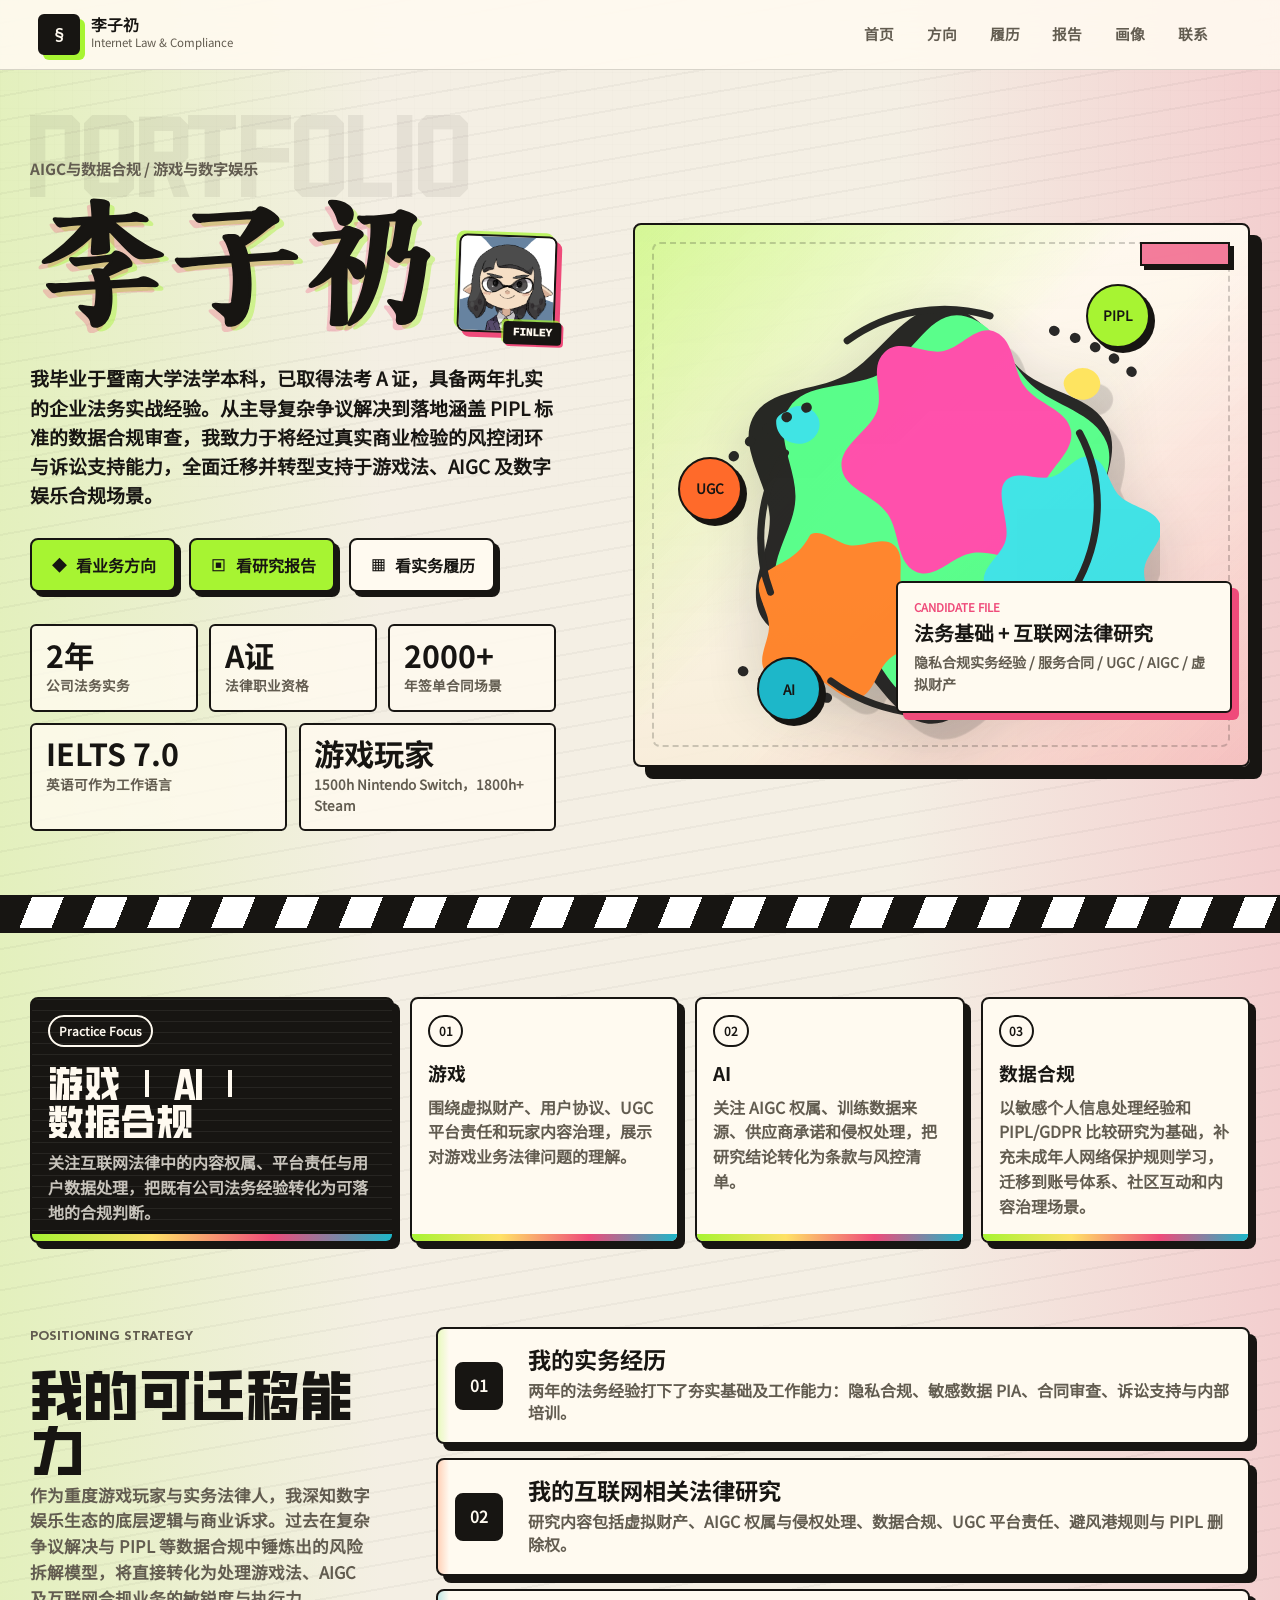
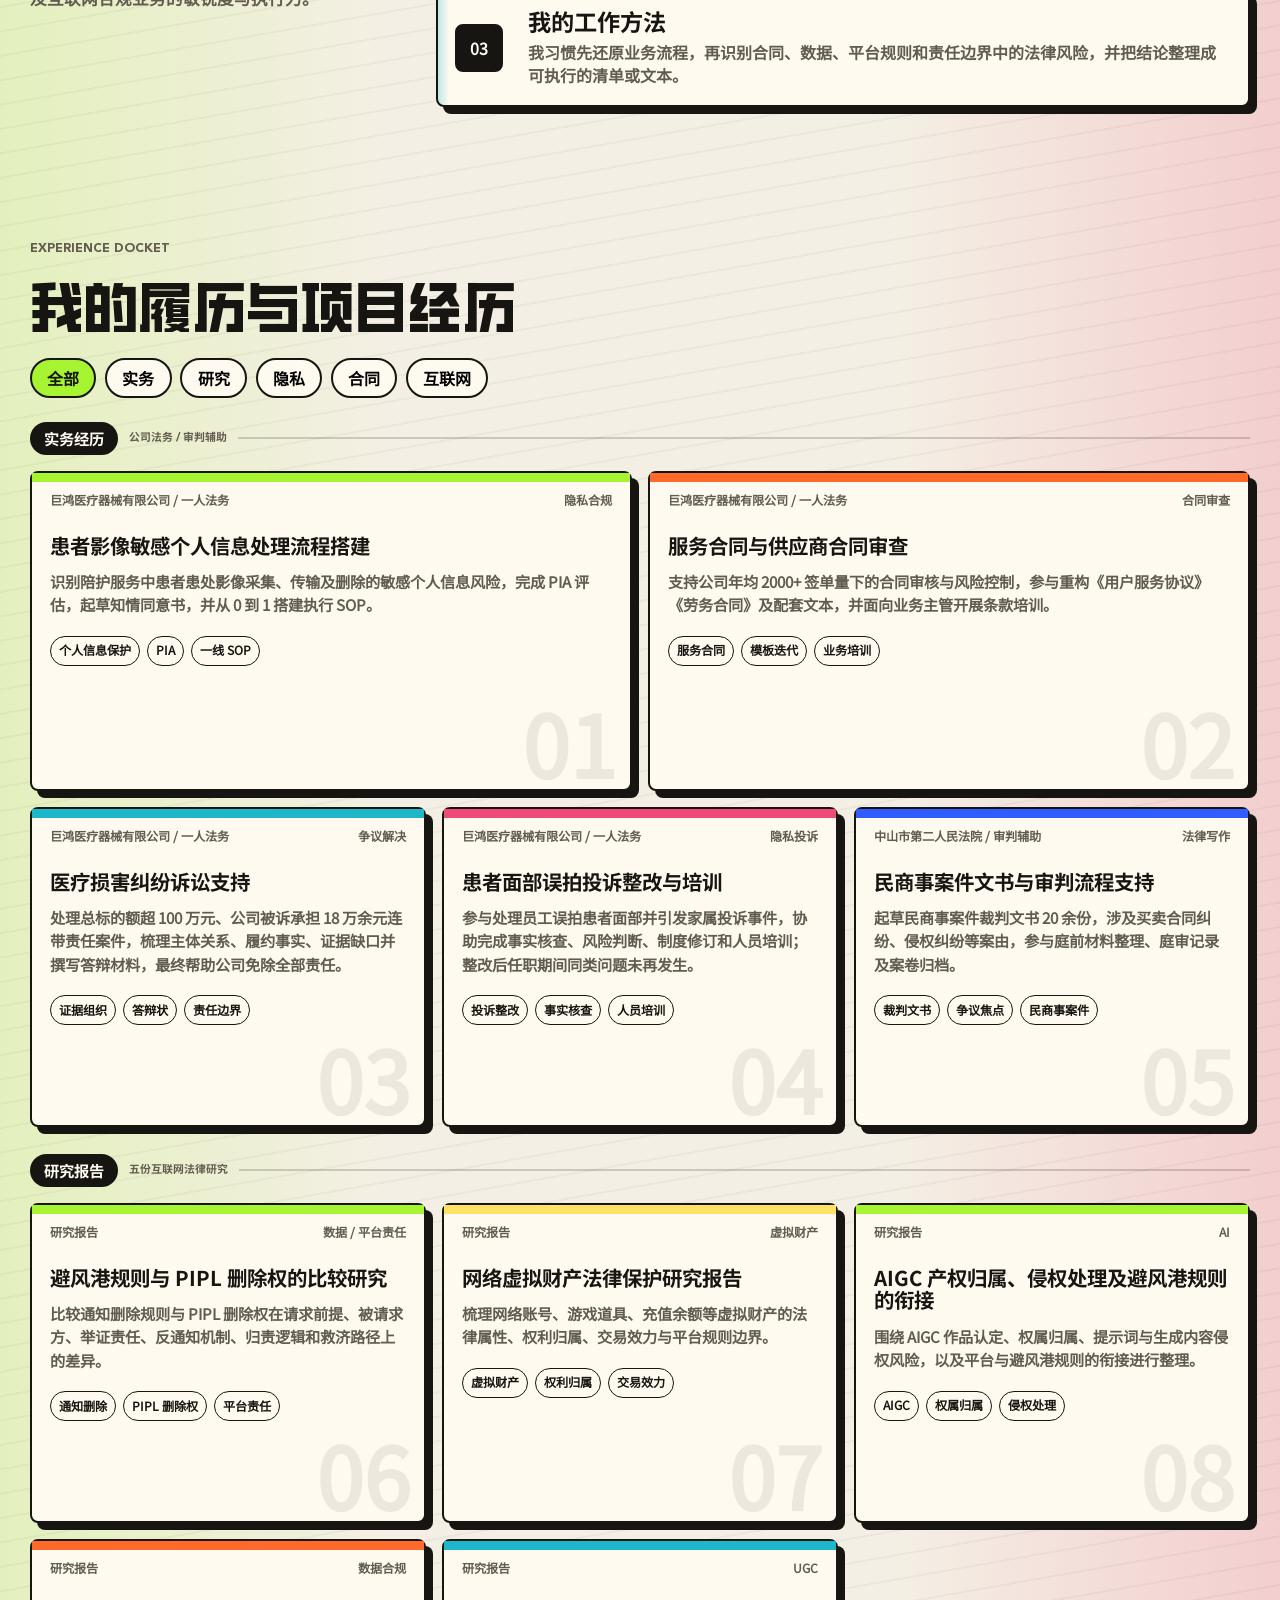
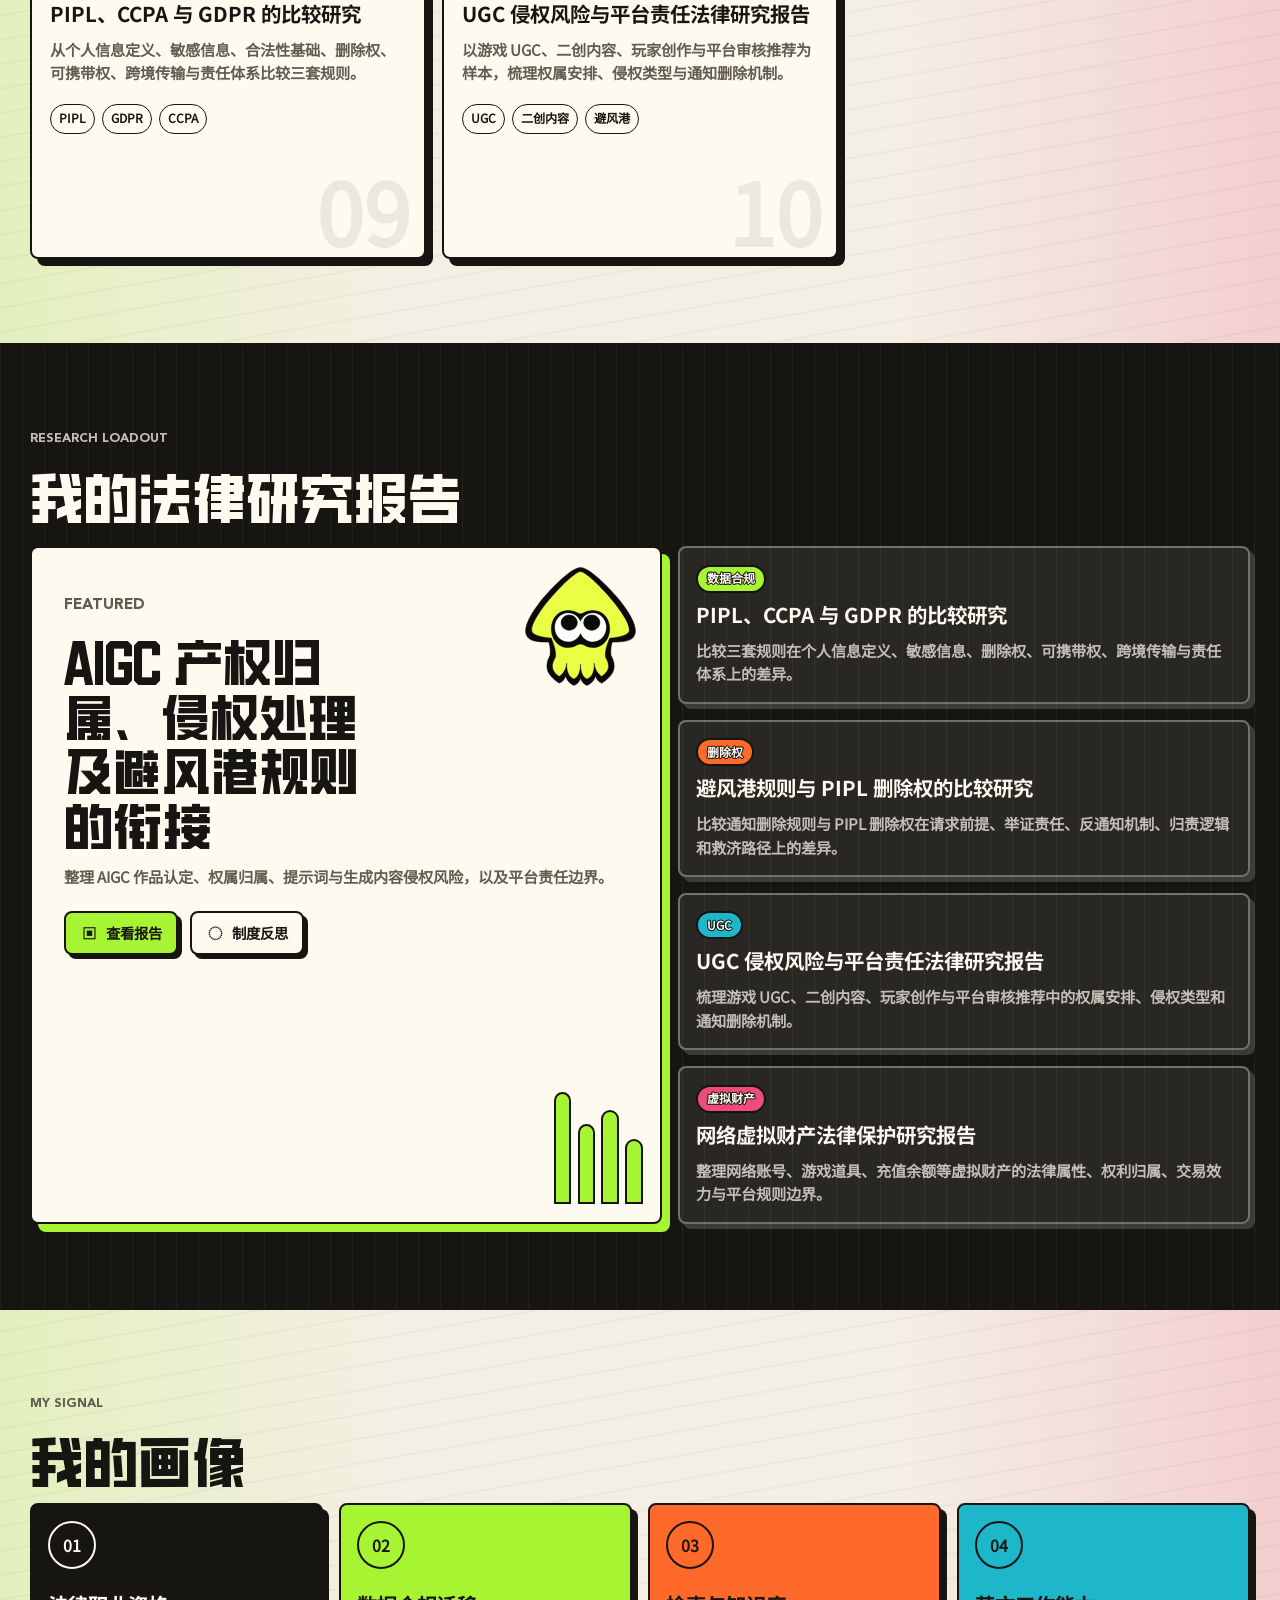
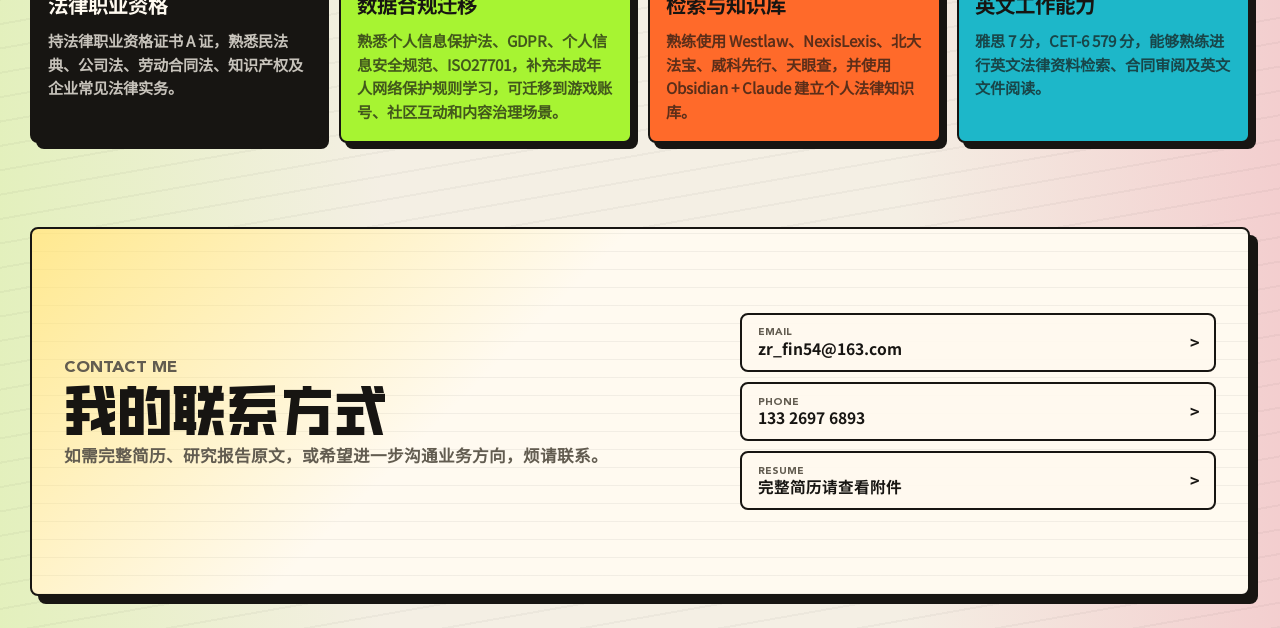
<file: index.html>
<!doctype html>
<html lang="zh-CN">
  <head>
    <meta charset="utf-8" />
    <meta name="viewport" content="width=device-width, initial-scale=1" />
    <meta
      name="description"
      content="李子礽面向互联网法律、AIGC 与数据合规、数字娱乐方向的原创法律研究报告集。"
    />
    <title>李子礽 | 互联网方向法律研究报告集</title>
    <link rel="preload" href="assets/fonts/chuangkit-jingang-subset.woff2" as="font" type="font/woff2" crossorigin />
    <link rel="preload" href="assets/fonts/source-han-sans-cn-regular-subset.woff2" as="font" type="font/woff2" crossorigin />
    <link rel="preload" href="assets/fonts/source-han-sans-cn-bold-subset.woff2" as="font" type="font/woff2" crossorigin />
    <link rel="preload" href="assets/fonts/avenir-black-subset.woff2" as="font" type="font/woff2" crossorigin />
    <link rel="stylesheet" href="styles.css?v=font-woff2-20260602" />
  </head>
  <body>
    <div class="site-noise" aria-hidden="true"></div>

    <header class="topbar">
      <a class="brand" href="#home" aria-label="Ink Counsel 首页">
        <span class="brand-mark">§</span>
        <span>
          <strong>李子礽</strong>
          <small>Internet Law & Compliance</small>
        </span>
      </a>

      <nav class="nav-links" aria-label="主导航">
        <a href="#home">首页</a>
        <a href="#proof">方向</a>
        <a href="#projects">履历</a>
        <a href="#reports">报告</a>
        <a href="#profile">画像</a>
        <a href="#contact">联系</a>
      </nav>
    </header>

    <main id="home">
      <section class="hero section-band" aria-labelledby="hero-title">
        <div class="hero-copy">
          <p class="eyebrow hero-context">AIGC与数据合规 / 游戏与数字娱乐</p>
          <div class="hero-name-lockup">
            <h1 id="hero-title" class="hero-title-wordmark">
              <span class="sr-only">李子礽</span>
              <img class="name-wordmark" src="assets/name-wordmark.svg?v=name-shadow-larger" alt="" aria-hidden="true" width="785" height="291" />
            </h1>
            <div class="avatar-id" aria-hidden="true">
              <img class="hero-avatar-sticker" src="assets/avatar.png" alt="" width="300" height="300" />
              <span class="avatar-tag">FINLEY</span>
            </div>
          </div>
          <p class="hero-line">
            我毕业于暨南大学法学本科，已取得法考 A 证，具备两年扎实的企业法务实战经验。从主导复杂争议解决到落地涵盖 PIPL 标准的数据合规审查，我致力于将经过真实商业检验的风控闭环与诉讼支持能力，全面迁移并转型支持于游戏法、AIGC 及数字娱乐合规场景。
          </p>

          <div class="hero-actions" aria-label="主要操作">
            <a class="btn primary" href="#proof">
              <span class="btn-icon">◆</span>
              看业务方向
            </a>
            <a class="btn primary" href="#reports">
              <span class="btn-icon">▣</span>
              看研究报告
            </a>
            <a class="btn ghost" href="#projects">
              <span class="btn-icon">▦</span>
              看实务履历
            </a>
          </div>

          <div class="quick-stats" aria-label="报告集概览">
            <div>
              <strong>2年</strong>
              <span>公司法务实务</span>
            </div>
            <div>
              <strong>A证</strong>
              <span>法律职业资格</span>
            </div>
            <div>
              <strong>2000+</strong>
              <span>年签单合同场景</span>
            </div>
            <div>
              <strong>IELTS 7.0</strong>
              <span>英语可作为工作语言</span>
            </div>
            <div>
              <strong>游戏玩家</strong>
              <span>1500h Nintendo Switch，1800h+ Steam</span>
            </div>
          </div>
        </div>

        <div class="hero-visual" aria-label="互联网法律与游戏法方向视觉摘要">
          <img src="assets/ink-field.svg" alt="" class="ink-field" />
          <div class="case-ticket">
            <span class="ticket-kicker">CANDIDATE FILE</span>
            <strong>法务基础 + 互联网法律研究</strong>
            <p>隐私合规实务经验 / 服务合同 / UGC / AIGC / 虚拟财产</p>
          </div>
          <div class="floating-badge badge-a">PIPL</div>
          <div class="floating-badge badge-b">UGC</div>
          <div class="floating-badge badge-c">AI</div>
        </div>
      </section>

      <div class="race-divider" aria-hidden="true"></div>

      <section class="section-band proof-strip" id="proof" aria-label="业务关注方向">
        <article class="proof-card proof-card-main">
          <span class="proof-kicker">Practice Focus</span>
          <h2>游戏 | AI | <span class="nowrap">数据合规</span></h2>
          <p>
            关注互联网法律中的内容权属、平台责任与用户数据处理，把既有公司法务经验转化为可落地的合规判断。
          </p>
        </article>
        <article class="proof-card">
          <span>01</span>
          <h3>游戏</h3>
          <p>围绕虚拟财产、用户协议、UGC 平台责任和玩家内容治理，展示对游戏业务法律问题的理解。</p>
        </article>
        <article class="proof-card">
          <span>02</span>
          <h3>AI</h3>
          <p>关注 AIGC 权属、训练数据来源、供应商承诺和侵权处理，把研究结论转化为条款与风控清单。</p>
        </article>
        <article class="proof-card">
          <span>03</span>
          <h3>数据合规</h3>
          <p>以敏感个人信息处理经验和 PIPL/GDPR 比较研究为基础，补充未成年人网络保护规则学习，迁移到账号体系、社区互动和内容治理场景。</p>
        </article>
      </section>

      <section class="section-band bridge" id="bridge" aria-labelledby="bridge-title">
        <div class="section-head">
          <p class="eyebrow">Positioning Strategy</p>
          <h2 id="bridge-title">我的可迁移能力</h2>
          <p>
            作为重度游戏玩家与实务法律人，我深知数字娱乐生态的底层逻辑与商业诉求。过去在复杂争议解决与 PIPL 等数据合规中锤炼出的风险拆解模型，将直接转化为处理游戏法、AIGC 及互联网合规业务的敏锐度与执行力。
          </p>
        </div>

        <div class="bridge-grid">
          <article class="bridge-card">
            <span>01</span>
            <div class="bridge-copy">
              <h3>我的实务经历</h3>
              <p>
                两年的法务经验打下了夯实基础及工作能力：隐私合规、敏感数据 PIA、合同审查、诉讼支持与内部培训。
              </p>
            </div>
          </article>
          <article class="bridge-card hot">
            <span>02</span>
            <div class="bridge-copy">
              <h3>我的互联网相关法律研究</h3>
              <p>
                研究内容包括虚拟财产、AIGC 权属与侵权处理、数据合规、UGC 平台责任、避风港规则与 PIPL 删除权。
              </p>
            </div>
          </article>
          <article class="bridge-card cool">
            <span>03</span>
            <div class="bridge-copy">
              <h3>我的工作方法</h3>
              <p>
                我习惯先还原业务流程，再识别合同、数据、平台规则和责任边界中的法律风险，并把结论整理成可执行的清单或文本。
              </p>
            </div>
          </article>
        </div>
      </section>

      <section class="section-band projects" id="projects" aria-labelledby="projects-title">
        <div class="section-head">
          <p class="eyebrow">Experience Docket</p>
          <h2 id="projects-title">我的履历与项目经历</h2>
        </div>

        <div class="filterbar" aria-label="项目筛选">
          <button class="filter active" data-filter="all">全部</button>
          <button class="filter" data-filter="work">实务</button>
          <button class="filter" data-filter="research">研究</button>
          <button class="filter" data-filter="privacy">隐私</button>
          <button class="filter" data-filter="contract">合同</button>
          <button class="filter" data-filter="game">互联网</button>
        </div>

        <div class="project-grid">
          <div class="project-group-label" data-group="work">
            <span>实务经历</span>
            <small>公司法务 / 审判辅助</small>
          </div>

          <article class="project-card" data-area="work privacy compliance">
            <span class="card-index">01</span>
            <div class="card-topline">
              <span>巨鸿医疗器械有限公司 / 一人法务</span>
              <span>隐私合规</span>
            </div>
            <h3>患者影像敏感个人信息处理流程搭建</h3>
            <p>
              识别陪护服务中患者患处影像采集、传输及删除的敏感个人信息风险，完成 PIA 评估，起草知情同意书，并从 0 到 1 搭建执行 SOP。
            </p>
            <div class="chip-row">
              <span>个人信息保护</span>
              <span>PIA</span>
              <span>一线 SOP</span>
            </div>
          </article>

          <article class="project-card accent-orange" data-area="work contract compliance">
            <span class="card-index">02</span>
            <div class="card-topline">
              <span>巨鸿医疗器械有限公司 / 一人法务</span>
              <span>合同审查</span>
            </div>
            <h3>服务合同与供应商合同审查</h3>
            <p>
              支持公司年均 2000+ 签单量下的合同审核与风险控制，参与重构《用户服务协议》《劳务合同》及配套文本，并面向业务主管开展条款培训。
            </p>
            <div class="chip-row">
              <span>服务合同</span>
              <span>模板迭代</span>
              <span>业务培训</span>
            </div>
          </article>

          <article class="project-card accent-cyan" data-area="work contract compliance">
            <span class="card-index">03</span>
            <div class="card-topline">
              <span>巨鸿医疗器械有限公司 / 一人法务</span>
              <span>争议解决</span>
            </div>
            <h3>医疗损害纠纷诉讼支持</h3>
            <p>
              处理总标的额超 100 万元、公司被诉承担 18 万余元连带责任案件，梳理主体关系、履约事实、证据缺口并撰写答辩材料，最终帮助公司免除全部责任。
            </p>
            <div class="chip-row">
              <span>证据组织</span>
              <span>答辩状</span>
              <span>责任边界</span>
            </div>
          </article>

          <article class="project-card accent-pink" data-area="work privacy compliance">
            <span class="card-index">04</span>
            <div class="card-topline">
              <span>巨鸿医疗器械有限公司 / 一人法务</span>
              <span>隐私投诉</span>
            </div>
            <h3>患者面部误拍投诉整改与培训</h3>
            <p>
              参与处理员工误拍患者面部并引发家属投诉事件，协助完成事实核查、风险判断、制度修订和人员培训；整改后任职期间同类问题未再发生。
            </p>
            <div class="chip-row">
              <span>投诉整改</span>
              <span>事实核查</span>
              <span>人员培训</span>
            </div>
          </article>

          <article class="project-card accent-blue" data-area="work contract">
            <span class="card-index">05</span>
            <div class="card-topline">
              <span>中山市第二人民法院 / 审判辅助</span>
              <span>法律写作</span>
            </div>
            <h3>民商事案件文书与审判流程支持</h3>
            <p>
              起草民商事案件裁判文书 20 余份，涉及买卖合同纠纷、侵权纠纷等案由，参与庭前材料整理、庭审记录及案卷归档。
            </p>
            <div class="chip-row">
              <span>裁判文书</span>
              <span>争议焦点</span>
              <span>民商事案件</span>
            </div>
          </article>

          <div class="project-group-label" data-group="research">
            <span>研究报告</span>
            <small>五份互联网法律研究</small>
          </div>

          <article class="project-card accent-lime" data-area="research game privacy">
            <span class="card-index">06</span>
            <div class="card-topline">
              <span>研究报告</span>
              <span>数据 / 平台责任</span>
            </div>
            <h3>避风港规则与 PIPL 删除权的比较研究</h3>
            <p>
              比较通知删除规则与 PIPL 删除权在请求前提、被请求方、举证责任、反通知机制、归责逻辑和救济路径上的差异。
            </p>
            <div class="chip-row">
              <span>通知删除</span>
              <span>PIPL 删除权</span>
              <span>平台责任</span>
            </div>
          </article>

          <article class="project-card accent-yellow" data-area="research game contract">
            <span class="card-index">07</span>
            <div class="card-topline">
              <span>研究报告</span>
              <span>虚拟财产</span>
            </div>
            <h3>网络虚拟财产法律保护研究报告</h3>
            <p>
              梳理网络账号、游戏道具、充值余额等虚拟财产的法律属性、权利归属、交易效力与平台规则边界。
            </p>
            <div class="chip-row">
              <span>虚拟财产</span>
              <span>权利归属</span>
              <span>交易效力</span>
            </div>
          </article>

          <article class="project-card" data-area="research game">
            <span class="card-index">08</span>
            <div class="card-topline">
              <span>研究报告</span>
              <span>AI</span>
            </div>
            <h3>AIGC 产权归属、侵权处理及避风港规则的衔接</h3>
            <p>
              围绕 AIGC 作品认定、权属归属、提示词与生成内容侵权风险，以及平台与避风港规则的衔接进行整理。
            </p>
            <div class="chip-row">
              <span>AIGC</span>
              <span>权属归属</span>
              <span>侵权处理</span>
            </div>
          </article>

          <article class="project-card accent-orange" data-area="research privacy compliance">
            <span class="card-index">09</span>
            <div class="card-topline">
              <span>研究报告</span>
              <span>数据合规</span>
            </div>
            <h3>PIPL、CCPA 与 GDPR 的比较研究</h3>
            <p>
              从个人信息定义、敏感信息、合法性基础、删除权、可携带权、跨境传输与责任体系比较三套规则。
            </p>
            <div class="chip-row">
              <span>PIPL</span>
              <span>GDPR</span>
              <span>CCPA</span>
            </div>
          </article>

          <article class="project-card accent-cyan" data-area="research game contract">
            <span class="card-index">10</span>
            <div class="card-topline">
              <span>研究报告</span>
              <span>UGC</span>
            </div>
            <h3>UGC 侵权风险与平台责任法律研究报告</h3>
            <p>
              以游戏 UGC、二创内容、玩家创作与平台审核推荐为样本，梳理权属安排、侵权类型与通知删除机制。
            </p>
            <div class="chip-row">
              <span>UGC</span>
              <span>二创内容</span>
              <span>避风港</span>
            </div>
          </article>
        </div>
      </section>

      <section class="section-band reports" id="reports" aria-labelledby="reports-title">
        <div class="section-head">
          <p class="eyebrow">Research Loadout</p>
          <h2 id="reports-title">我的法律研究报告</h2>
        </div>

        <div class="report-layout">
          <article class="featured-report">
            <div class="report-meter" aria-hidden="true">
              <span style="--height: 88%"></span>
              <span style="--height: 63%"></span>
              <span style="--height: 74%"></span>
              <span style="--height: 51%"></span>
            </div>
            <p class="eyebrow">Featured</p>
            <h3>AIGC 产权归属、侵权处理及避风港规则的衔接</h3>
            <p>
              整理 AIGC 作品认定、权属归属、提示词与生成内容侵权风险，以及平台责任边界。
            </p>
            <div class="report-actions">
              <a class="btn primary mini" href="reports/aigc-ownership-safe-harbor.html">
                <span class="btn-icon">▣</span>
                查看报告
              </a>
              <a class="btn ghost mini" href="reports/aigc-ownership-safe-harbor.html#section-20">
                <span class="btn-icon">◌</span>
                制度反思
              </a>
            </div>
          </article>

          <div class="report-list">
            <a class="report-item" href="reports/pipl-ccpa-gdpr.html">
              <span class="report-tag">数据合规</span>
              <h3>PIPL、CCPA 与 GDPR 的比较研究</h3>
              <p>比较三套规则在个人信息定义、敏感信息、删除权、可携带权、跨境传输与责任体系上的差异。</p>
            </a>
            <a class="report-item" href="reports/safe-harbor-pipl-erasure.html">
              <span class="report-tag orange">删除权</span>
              <h3>避风港规则与 PIPL 删除权的比较研究</h3>
              <p>比较通知删除规则与 PIPL 删除权在请求前提、举证责任、反通知机制、归责逻辑和救济路径上的差异。</p>
            </a>
            <a class="report-item" href="reports/ugc-platform-liability.html">
              <span class="report-tag cyan">UGC</span>
              <h3>UGC 侵权风险与平台责任法律研究报告</h3>
              <p>梳理游戏 UGC、二创内容、玩家创作与平台审核推荐中的权属安排、侵权类型和通知删除机制。</p>
            </a>
            <a class="report-item" href="reports/virtual-property.html">
              <span class="report-tag pink">虚拟财产</span>
              <h3>网络虚拟财产法律保护研究报告</h3>
              <p>整理网络账号、游戏道具、充值余额等虚拟财产的法律属性、权利归属、交易效力与平台规则边界。</p>
            </a>
          </div>
        </div>
      </section>

      <section class="section-band profile" id="profile" aria-labelledby="profile-title">
        <div class="section-head compact">
          <p class="eyebrow">My Signal</p>
          <h2 id="profile-title">我的画像</h2>
        </div>

        <div class="profile-grid">
          <div class="profile-block ink-black">
            <span>01</span>
            <h3>法律职业资格</h3>
            <p>持法律职业资格证书 A 证，熟悉民法典、公司法、劳动合同法、知识产权及企业常见法律实务。</p>
          </div>
          <div class="profile-block ink-green">
            <span>02</span>
            <h3>数据合规迁移</h3>
            <p>熟悉个人信息保护法、GDPR、个人信息安全规范、ISO27701，补充未成年人网络保护规则学习，可迁移到游戏账号、社区互动和内容治理场景。</p>
          </div>
          <div class="profile-block ink-orange">
            <span>03</span>
            <h3>检索与知识库</h3>
            <p>熟练使用 Westlaw、NexisLexis、北大法宝、威科先行、天眼查，并使用 Obsidian + Claude 建立个人法律知识库。</p>
          </div>
          <div class="profile-block ink-cyan">
            <span>04</span>
            <h3>英文工作能力</h3>
            <p>雅思 7 分，CET-6 579 分，能够熟练进行英文法律资料检索、合同审阅及英文文件阅读。</p>
          </div>
        </div>
      </section>

      <section class="section-band contact" id="contact" aria-labelledby="contact-title">
        <div>
          <p class="eyebrow">Contact Me</p>
          <h2 id="contact-title">我的联系方式</h2>
          <p>
            如需完整简历、研究报告原文，或希望进一步沟通业务方向，烦请联系。
          </p>
        </div>

        <div class="contact-panel">
          <a href="mailto:zr_fin54@163.com">
            <span>
              <small>Email</small>
              <strong>zr_fin54@163.com</strong>
            </span>
          </a>
          <a href="tel:13326976893">
            <span>
              <small>Phone</small>
              <strong>133 2697 6893</strong>
            </span>
          </a>
          <a href="#" data-toast="完整简历请查看投递附件。">
            <span>
              <small>Resume</small>
              <strong>完整简历请查看附件</strong>
            </span>
          </a>
        </div>
      </section>
    </main>

    <div class="toast" role="status" aria-live="polite"></div>
    <script src="script.js?v=deploy-20260601"></script>
  </body>
</html>
</file>
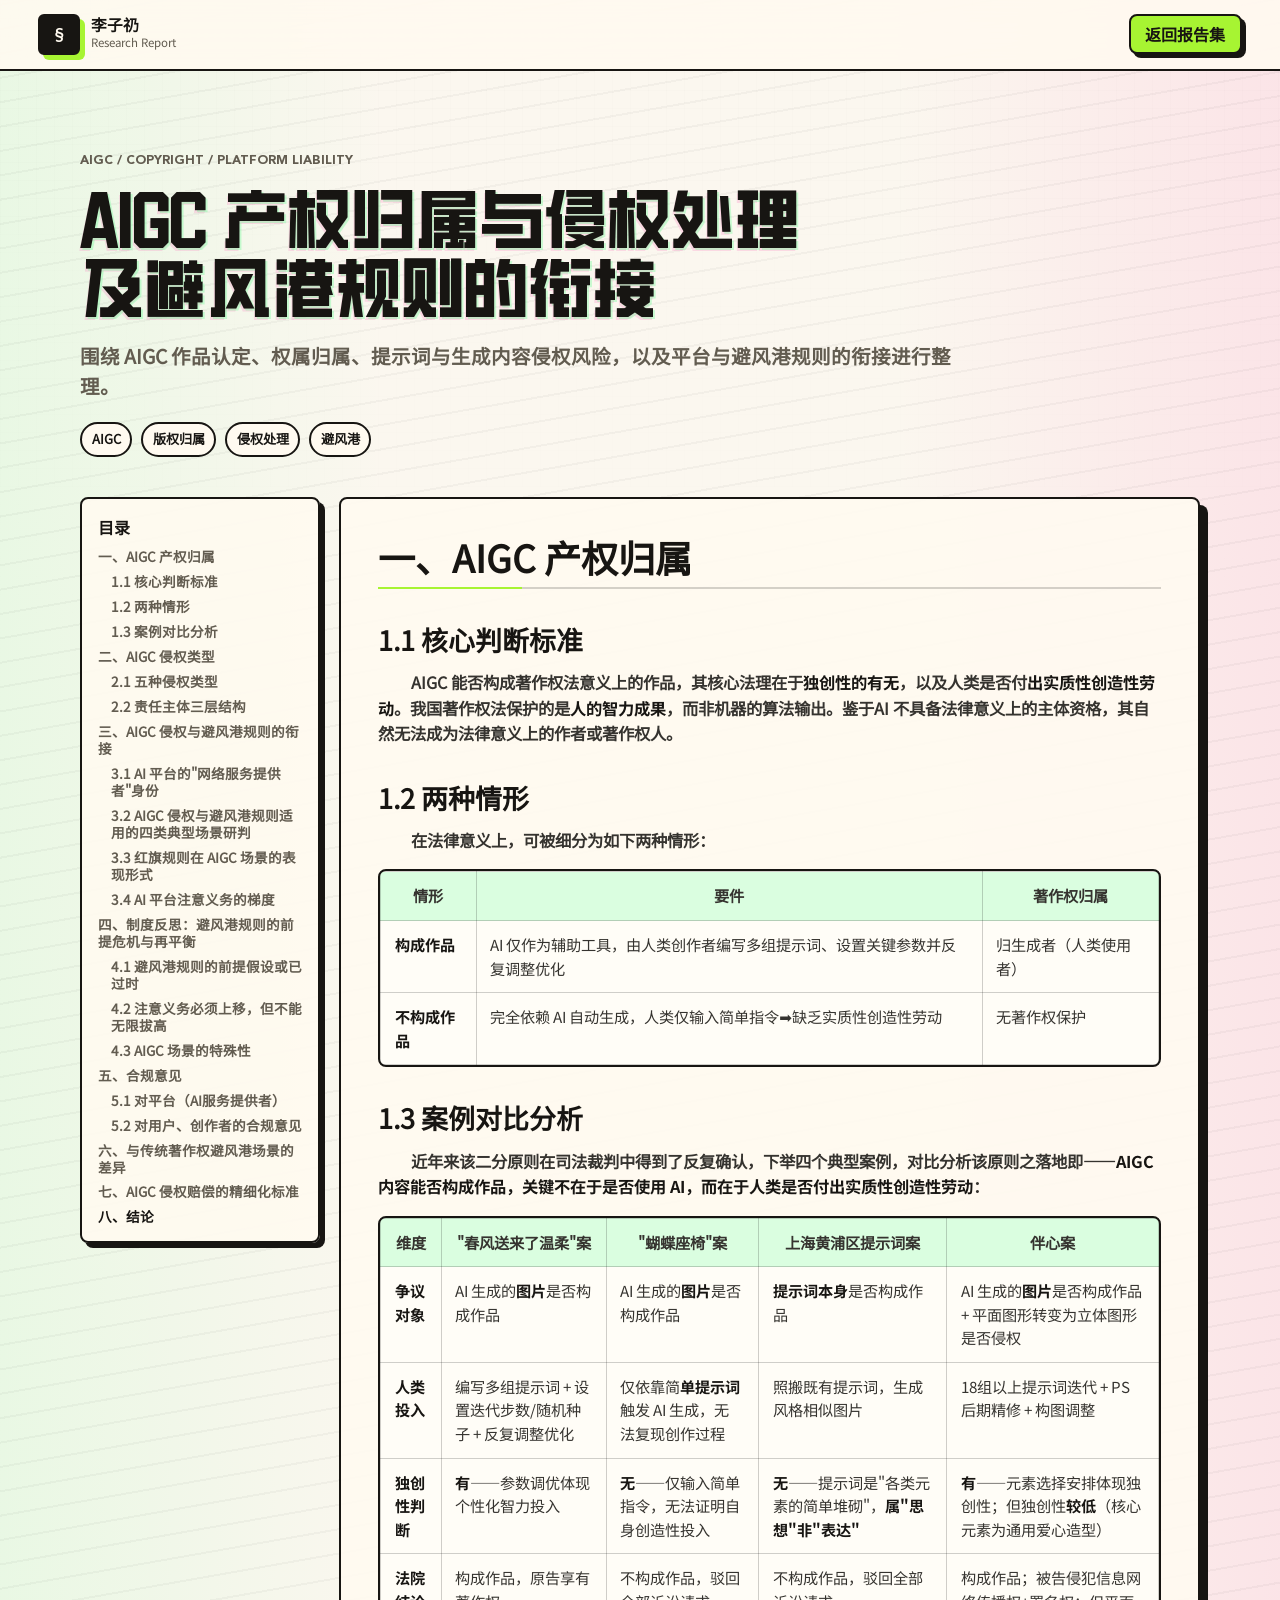
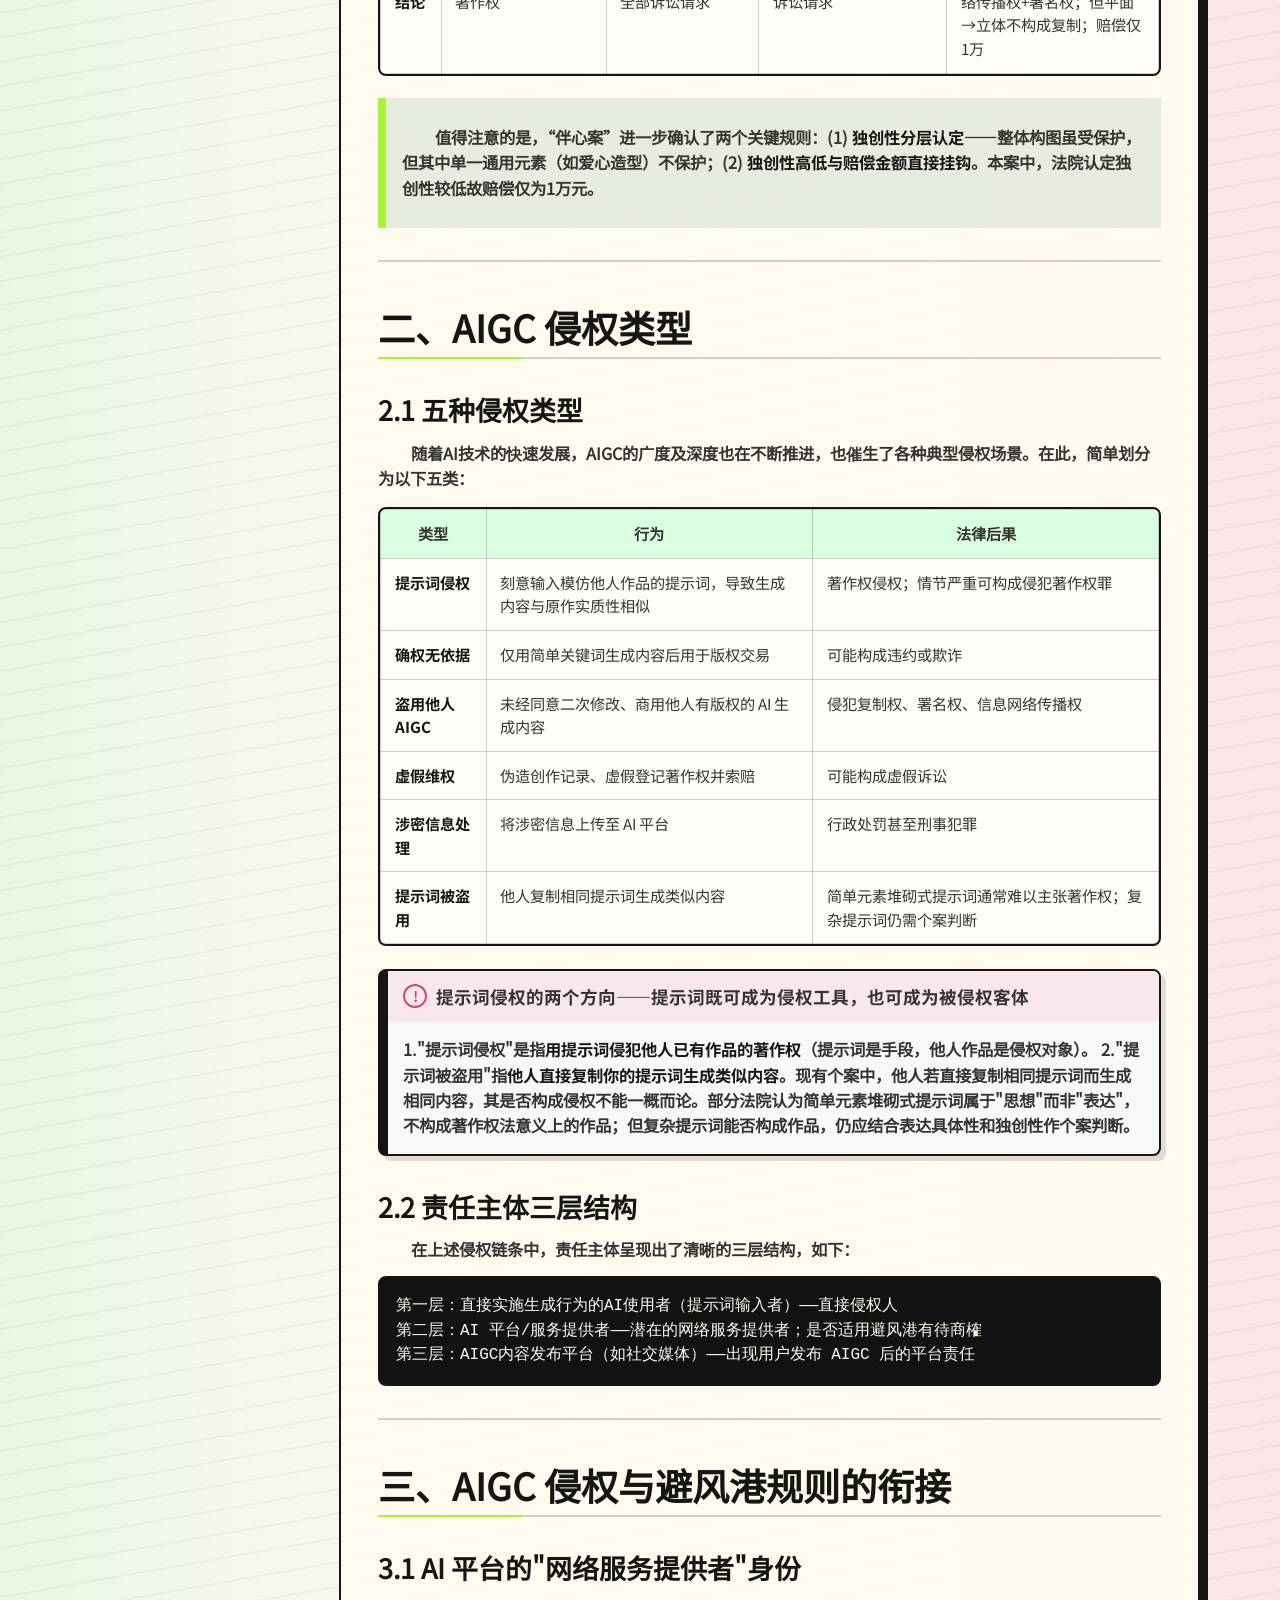
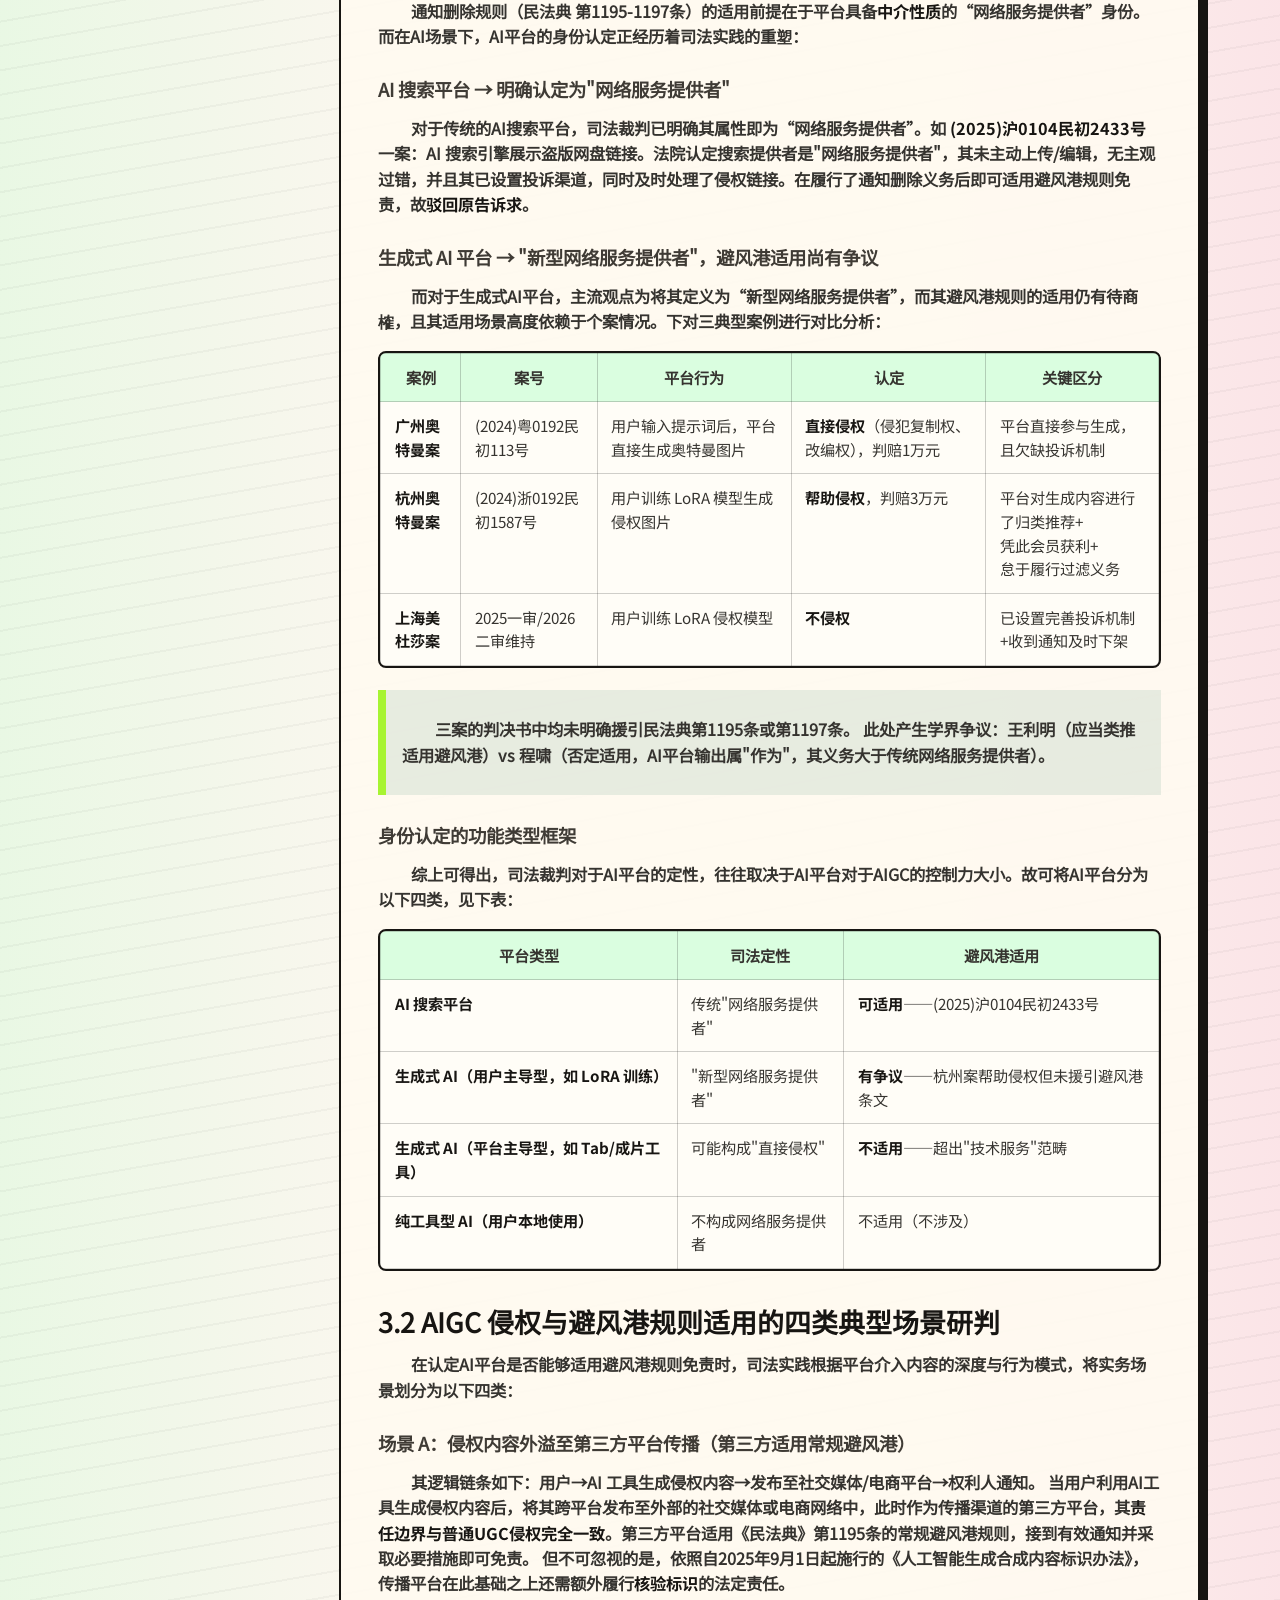
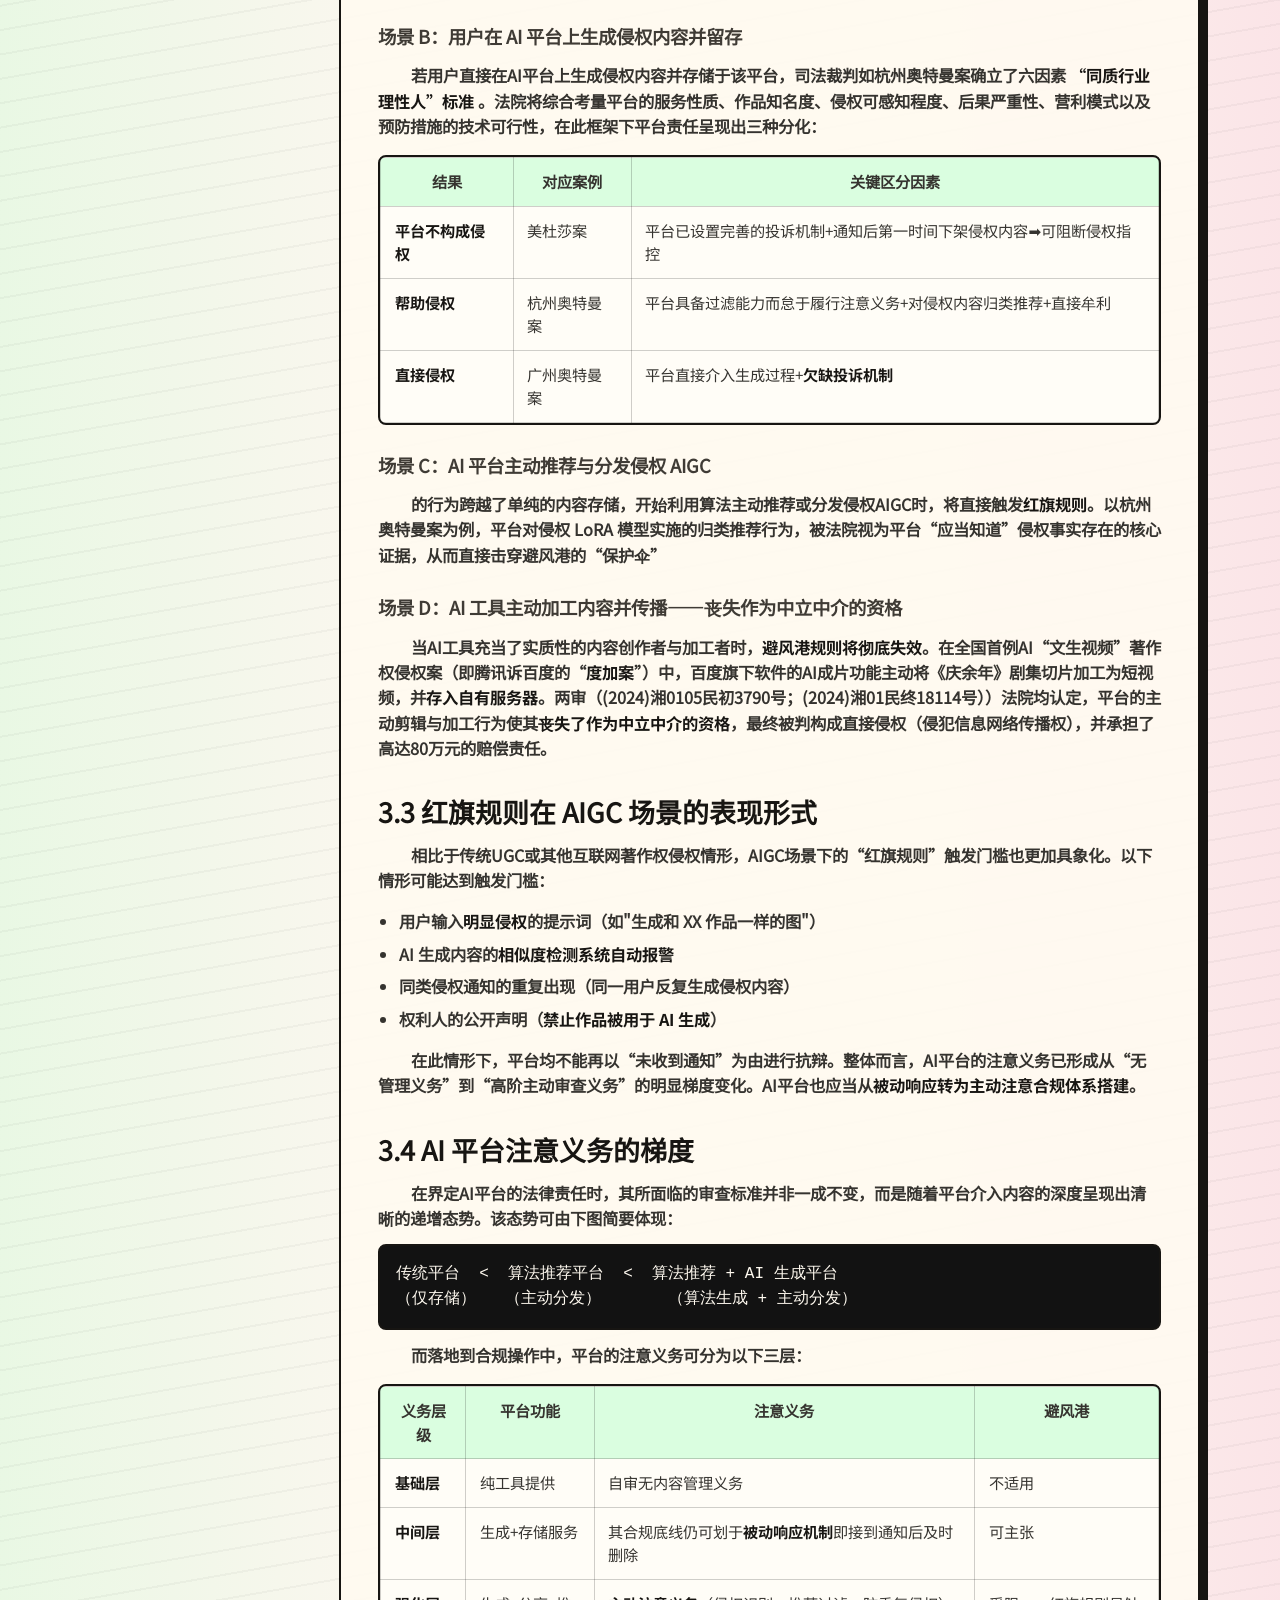
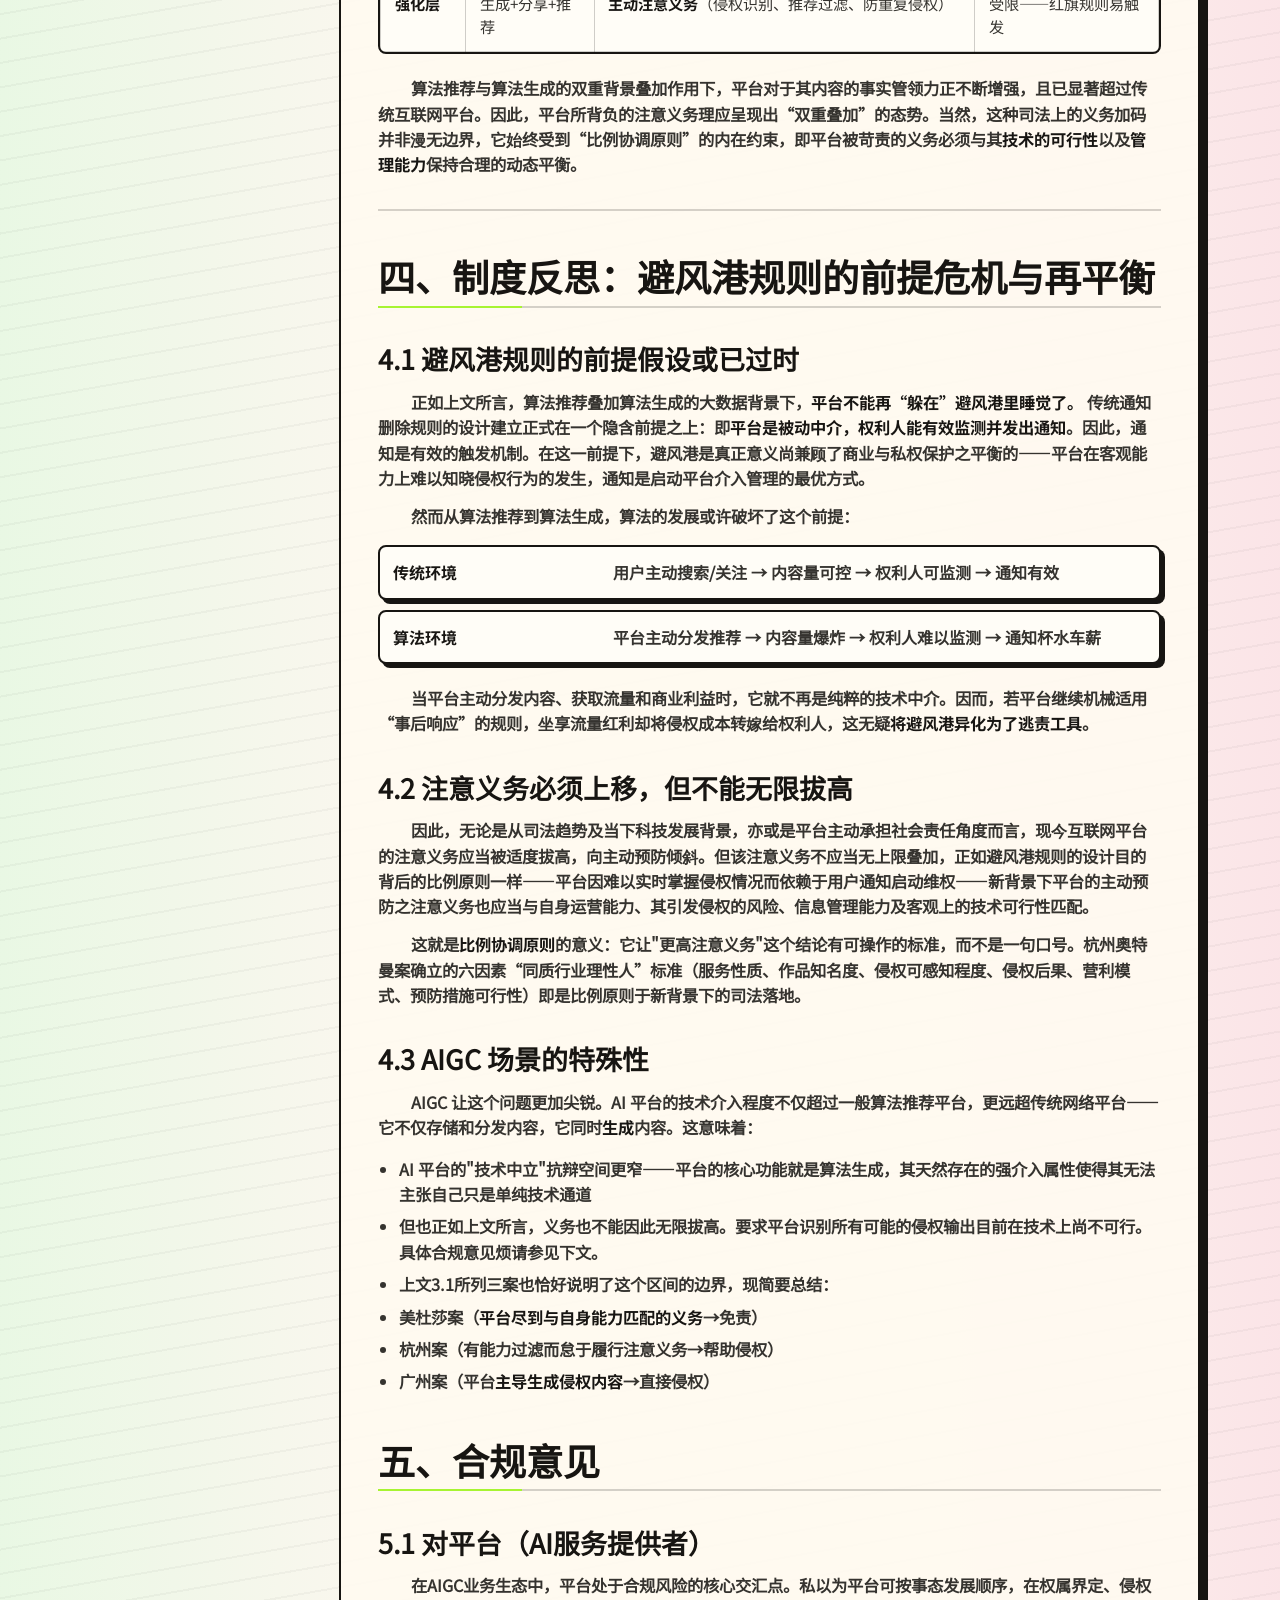
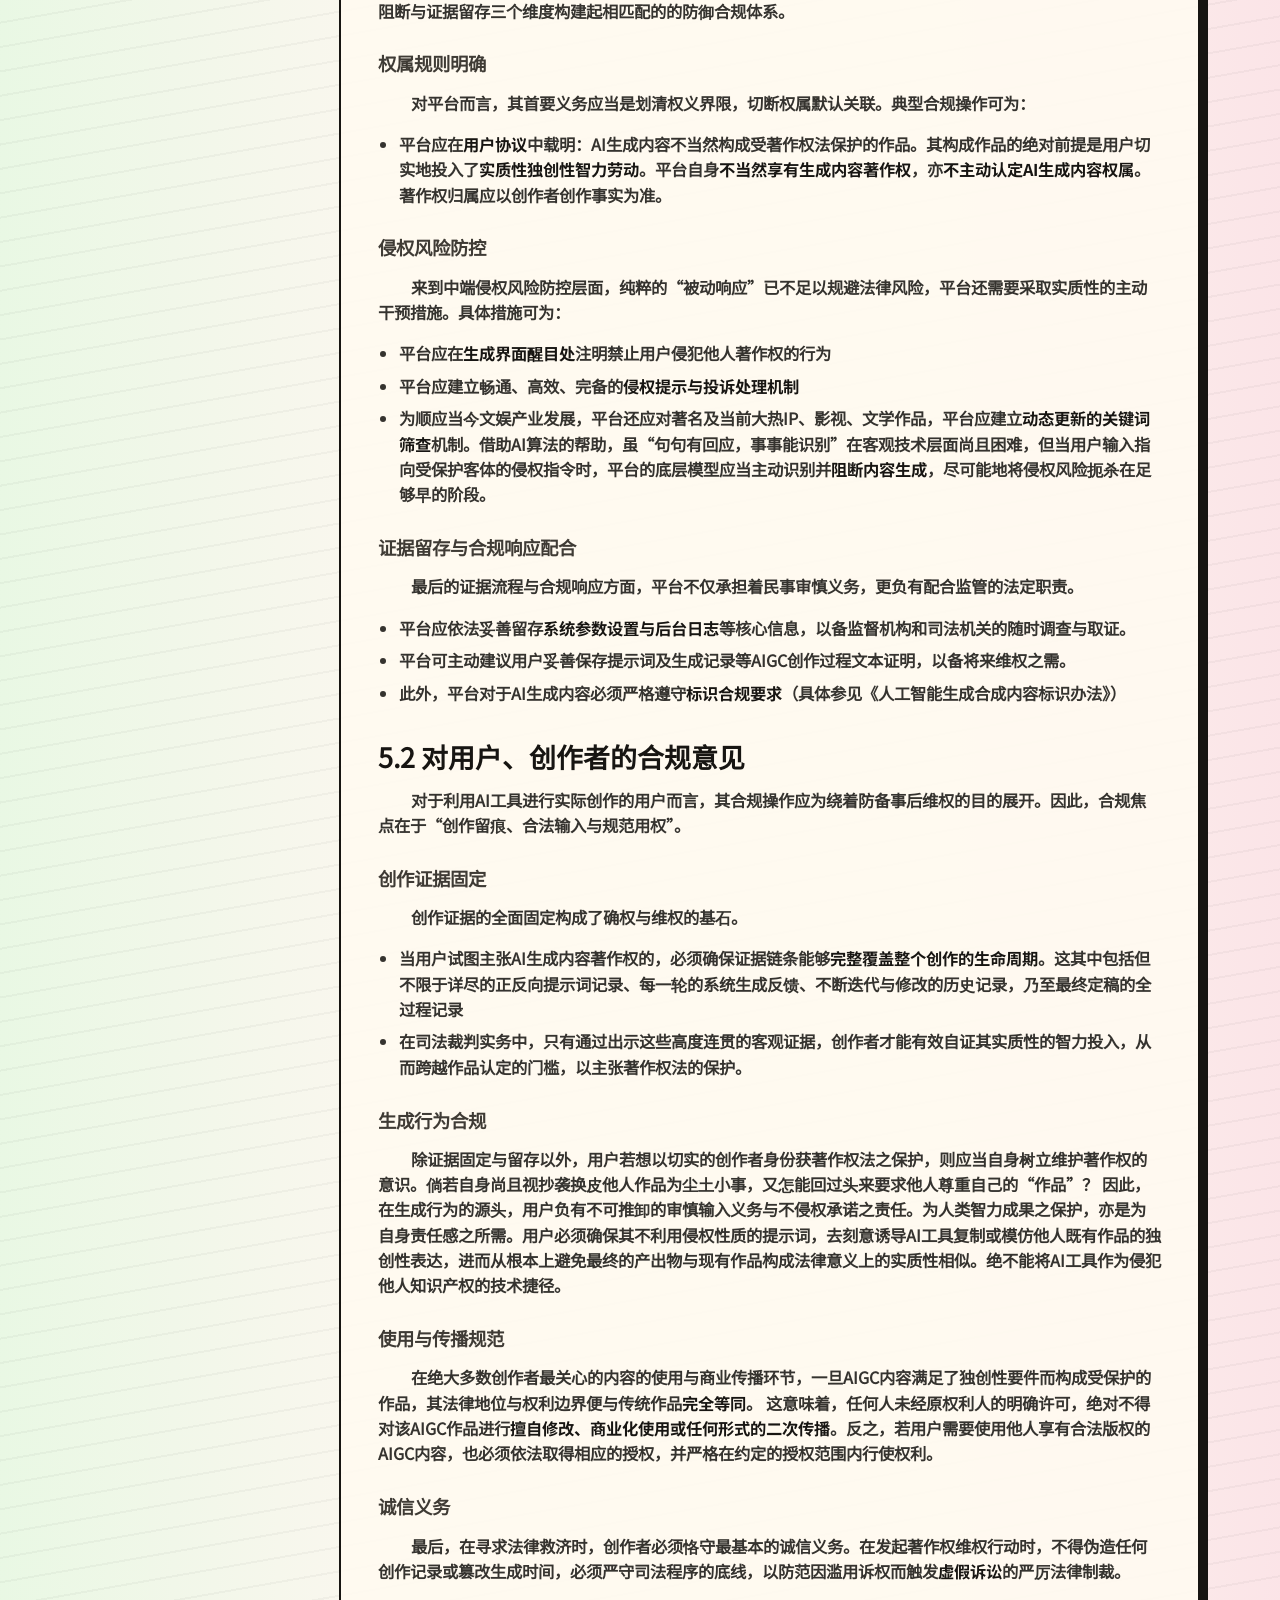
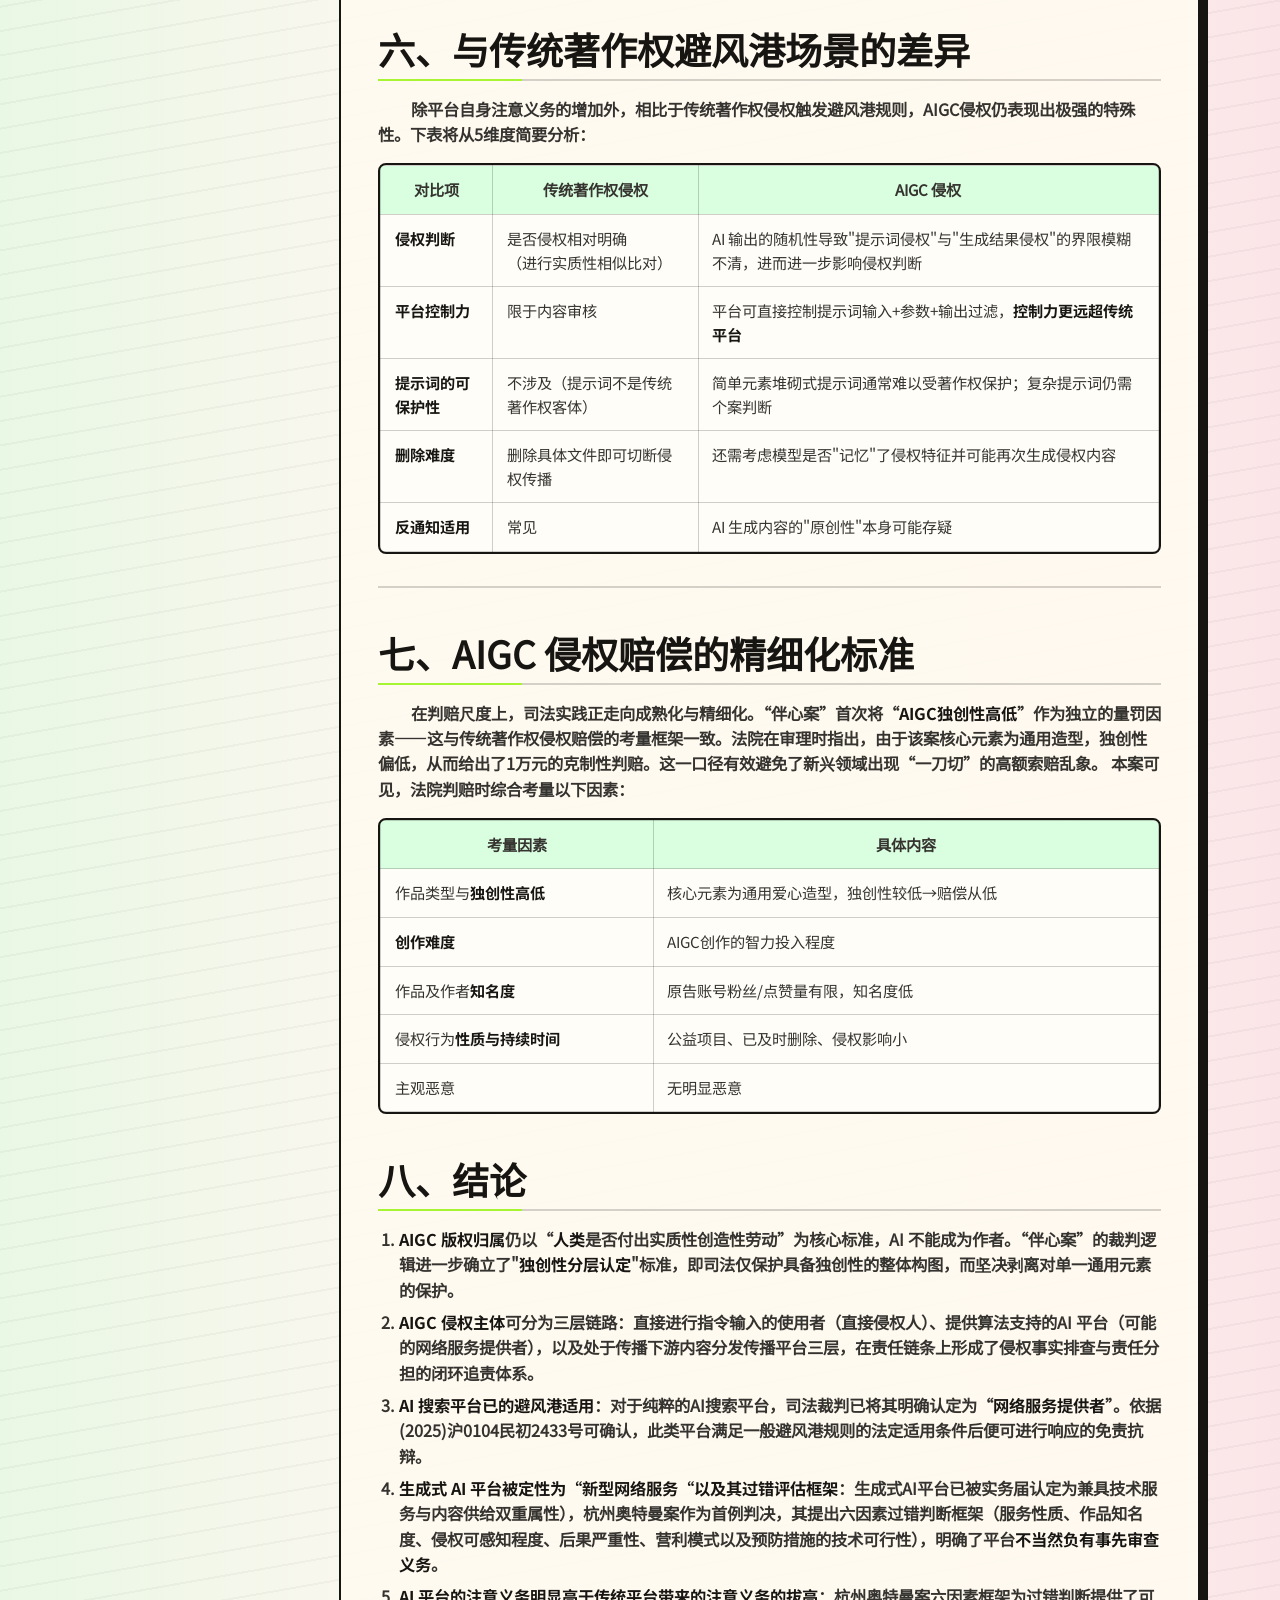
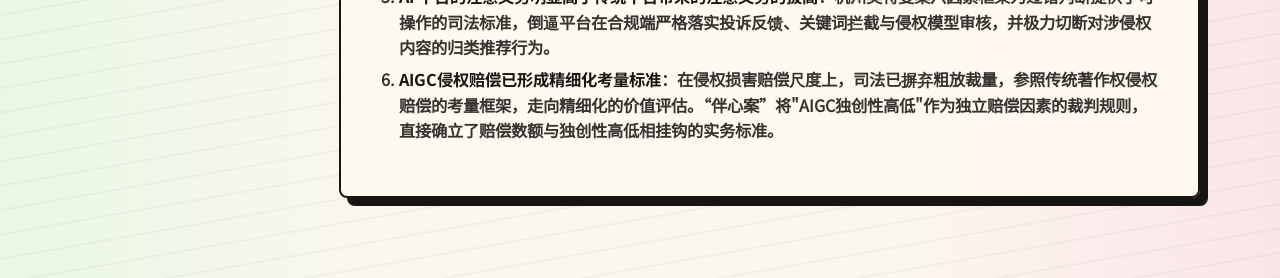
<file: reports/aigc-ownership-safe-harbor.html>
<!doctype html>
<html lang="zh-CN">
  <head>
    <meta charset="utf-8" />
    <meta name="viewport" content="width=device-width, initial-scale=1" />
    <meta name="description" content="AIGC 产权归属、侵权处理及避风港规则的衔接研究报告，围绕作品认定、提示词侵权、平台责任和通知删除规则展开。" />
    <title>AIGC 产权归属、侵权处理及避风港规则的衔接 | 李子礽研究报告</title>
    <link rel="preload" href="../assets/fonts/chuangkit-jingang-subset.woff2" as="font" type="font/woff2" crossorigin />
    <link rel="preload" href="../assets/fonts/source-han-sans-cn-regular-subset.woff2" as="font" type="font/woff2" crossorigin />
    <link rel="preload" href="../assets/fonts/source-han-sans-cn-bold-subset.woff2" as="font" type="font/woff2" crossorigin />
    <link rel="preload" href="../assets/fonts/avenir-black-subset.woff2" as="font" type="font/woff2" crossorigin />
    <link rel="stylesheet" href="../styles.css?v=font-woff2-20260602" />
    <link rel="stylesheet" href="report.css?v=mobile-20260602" />
  </head>
  <body class="report-page">
    <div class="site-noise" aria-hidden="true"></div>

    <header class="report-topbar">
      <a class="brand" href="../index.html#reports" aria-label="返回报告集研究区">
        <span class="brand-mark">§</span>
        <span>
          <strong>李子礽</strong>
          <small>Research Report</small>
        </span>
      </a>
      <a class="back-link" href="../index.html#reports">返回报告集</a>
    </header>

    <main>
      <section class="report-hero">
        <p class="eyebrow">AIGC / Copyright / Platform Liability</p>
        <h1><span>AIGC 产权归属与侵权处理</span><span>及避风港规则的衔接</span></h1>
        <p>
          围绕 AIGC 作品认定、权属归属、提示词与生成内容侵权风险，以及平台与避风港规则的衔接进行整理。
        </p>
        <div class="report-tags" aria-label="报告关键词">
          <span>AIGC</span>
          <span>版权归属</span>
          <span>侵权处理</span>
          <span>避风港</span>
        </div>
      </section>

      <div class="report-shell">
        <aside class="report-toc" aria-label="报告目录">
          <strong>目录</strong>
          <a class="toc-level-2" href="#section-1">一、AIGC 产权归属</a>
<a class="toc-level-3" href="#section-2">1.1 核心判断标准</a>
<a class="toc-level-3" href="#section-3">1.2 两种情形</a>
<a class="toc-level-3" href="#section-4">1.3 案例对比分析</a>
<a class="toc-level-2" href="#section-5">二、AIGC 侵权类型</a>
<a class="toc-level-3" href="#section-6">2.1 五种侵权类型</a>
<a class="toc-level-3" href="#section-7">2.2 责任主体三层结构</a>
<a class="toc-level-2" href="#section-8">三、AIGC 侵权与避风港规则的衔接</a>
<a class="toc-level-3" href="#section-9">3.1 AI 平台的&quot;网络服务提供者&quot;身份</a>
<a class="toc-level-3" href="#section-13">3.2 AIGC 侵权与避风港规则适用的四类典型场景研判</a>
<a class="toc-level-3" href="#section-18">3.3 红旗规则在 AIGC 场景的表现形式</a>
<a class="toc-level-3" href="#section-19">3.4 AI 平台注意义务的梯度</a>
<a class="toc-level-2" href="#section-20">四、制度反思：避风港规则的前提危机与再平衡</a>
<a class="toc-level-3" href="#section-21">4.1 避风港规则的前提假设或已过时</a>
<a class="toc-level-3" href="#section-22">4.2 注意义务必须上移，但不能无限拔高</a>
<a class="toc-level-3" href="#section-23">4.3 AIGC 场景的特殊性</a>
<a class="toc-level-2" href="#section-24">五、合规意见</a>
<a class="toc-level-3" href="#section-25">5.1 对平台（AI服务提供者）</a>
<a class="toc-level-3" href="#section-29">5.2 对用户、创作者的合规意见</a>
<a class="toc-level-2" href="#section-34">六、与传统著作权避风港场景的差异</a>
<a class="toc-level-2" href="#section-35">七、AIGC 侵权赔偿的精细化标准</a>
<a class="toc-level-2" href="#section-36">八、结论</a>
        </aside>

        <article class="report-article">
<h2 id="section-1">一、AIGC 产权归属</h2>
<h3 id="section-2">1.1 核心判断标准</h3>
<p>AIGC 能否构成著作权法意义上的作品，其核心法理在于<strong>独创性的有无</strong>，以及人类是否付<strong>出实质性创造性劳动</strong>。我国著作权法保护的是<strong>人的智力成果</strong>，而非机器的算法输出。鉴于AI 不具备法律意义上的主体资格，其自然无法成为法律意义上的作者或著作权人。</p>
<h3 id="section-3">1.2 两种情形</h3>
<p>在法律意义上，可被细分为如下两种情形：</p>
<div class="table-wrap"><table><thead><tr><th>情形</th><th>要件</th><th>著作权归属</th></tr></thead><tbody><tr><td><strong>构成作品</strong></td><td>AI 仅作为辅助工具，由人类创作者编写多组提示词、设置关键参数并反复调整优化</td><td>归生成者（人类使用者）</td></tr><tr><td><strong>不构成作品</strong></td><td>完全依赖 AI 自动生成，人类仅输入简单指令➡️缺乏实质性创造性劳动</td><td>无著作权保护</td></tr></tbody></table></div>
<h3 id="section-4">1.3 案例对比分析</h3>
<p>近年来该二分原则在司法裁判中得到了反复确认，下举四个典型案例，对比分析该原则之落地即——<strong>AIGC内容能否构成作品，关键不在于是否使用 AI，而在于人类是否付出实质性创造性劳动</strong>：</p>
<div class="table-wrap"><table><thead><tr><th>维度</th><th>&quot;春风送来了温柔&quot;案</th><th>&quot;蝴蝶座椅&quot;案</th><th>上海黄浦区提示词案</th><th>伴心案</th></tr></thead><tbody><tr><td><strong>争议对象</strong></td><td>AI 生成的<strong>图片</strong>是否构成作品</td><td>AI 生成的<strong>图片</strong>是否构成作品</td><td><strong>提示词本身</strong>是否构成作品</td><td>AI 生成的<strong>图片</strong>是否构成作品 + 平面图形转变为立体图形是否侵权</td></tr><tr><td><strong>人类投入</strong></td><td>编写多组提示词 + 设置迭代步数/随机种子 + 反复调整优化</td><td>仅依靠简<strong>单提示词</strong>触发 AI 生成，无法复现创作过程</td><td>照搬既有提示词，生成风格相似图片</td><td>18组以上提示词迭代 + PS后期精修 + 构图调整</td></tr><tr><td><strong>独创性判断</strong></td><td><strong>有</strong>——参数调优体现个性化智力投入</td><td><strong>无</strong>——仅输入简单指令，无法证明自身创造性投入</td><td><strong>无</strong>——提示词是&quot;各类元素的简单堆砌&quot;，<strong>属&quot;思想&quot;非&quot;表达&quot;</strong></td><td><strong>有</strong>——元素选择安排体现独创性；但独创性<strong>较低</strong>（核心元素为通用爱心造型）</td></tr><tr><td><strong>法院结论</strong></td><td>构成作品，原告享有著作权</td><td>不构成作品，驳回全部诉讼请求</td><td>不构成作品，驳回全部诉讼请求</td><td>构成作品；被告侵犯信息网络传播权+署名权；但平面→立体不构成复制；赔偿仅1万</td></tr></tbody></table></div>
<blockquote><p>值得注意的是，“伴心案”进一步确认了两个关键规则：(1) <strong>独创性分层认定</strong>——整体构图虽受保护，但其中单一通用元素（如爱心造型）不保护；(2) <strong>独创性高低与赔偿金额直接挂钩</strong>。本案中，法院认定独创性较低故赔偿仅为1万元。</p></blockquote>
<hr />
<h2 id="section-5">二、AIGC 侵权类型</h2>
<h3 id="section-6">2.1 五种侵权类型</h3>
<p>随着AI技术的快速发展，AIGC的广度及深度也在不断推进，也催生了各种典型侵权场景。在此，简单划分为以下五类：</p>
<div class="table-wrap"><table><thead><tr><th>类型</th><th>行为</th><th>法律后果</th></tr></thead><tbody><tr><td><strong>提示词侵权</strong></td><td>刻意输入模仿他人作品的提示词，导致生成内容与原作实质性相似</td><td>著作权侵权；情节严重可构成侵犯著作权罪</td></tr><tr><td><strong>确权无依据</strong></td><td>仅用简单关键词生成内容后用于版权交易</td><td>可能构成违约或欺诈</td></tr><tr><td><strong>盗用他人 AIGC</strong></td><td>未经同意二次修改、商用他人有版权的 AI 生成内容</td><td>侵犯复制权、署名权、信息网络传播权</td></tr><tr><td><strong>虚假维权</strong></td><td>伪造创作记录、虚假登记著作权并索赔</td><td>可能构成虚假诉讼</td></tr><tr><td><strong>涉密信息处理</strong></td><td>将涉密信息上传至 AI 平台</td><td>行政处罚甚至刑事犯罪</td></tr><tr><td><strong>提示词被盗用</strong></td><td>他人复制相同提示词生成类似内容</td><td>简单元素堆砌式提示词通常难以主张著作权；复杂提示词仍需个案判断</td></tr></tbody></table></div>
<aside class="callout callout-note"><div class="callout-title"><span>!</span>提示词侵权的两个方向——提示词既可成为侵权工具，也可成为被侵权客体</div><p>1.&quot;提示词侵权&quot;是指<strong>用提示词侵犯他人已有作品的著作权</strong>（提示词是手段，他人作品是侵权对象）。 2.&quot;提示词被盗用&quot;指<strong>他人直接复制你的提示词生成类似内容</strong>。现有个案中，他人若直接复制相同提示词而生成相同内容，其是否构成侵权不能一概而论。部分法院认为简单元素堆砌式提示词属于&quot;思想&quot;而非&quot;表达&quot;，不构成著作权法意义上的作品；但复杂提示词能否构成作品，仍应结合表达具体性和独创性作个案判断。</p></aside>
<h3 id="section-7">2.2 责任主体三层结构</h3>
<p>在上述侵权链条中，责任主体呈现出了清晰的三层结构，如下：</p>
<pre><code>第一层：直接实施生成行为的AI使用者（提示词输入者）——直接侵权人
第二层：AI 平台/服务提供者——潜在的网络服务提供者；是否适用避风港有待商榷
第三层：AIGC内容发布平台（如社交媒体）——出现用户发布 AIGC 后的平台责任</code></pre>
<hr />
<h2 id="section-8">三、AIGC 侵权与避风港规则的衔接</h2>
<h3 id="section-9">3.1 AI 平台的&quot;网络服务提供者&quot;身份</h3>
<p>通知删除规则（民法典 第1195-1197条）的适用前提在于平台具备<strong>中介性质</strong>的“网络服务提供者”身份。而在AI场景下，AI平台的身份认定正经历着司法实践的重塑：</p>
<h4 id="section-10">AI 搜索平台 → 明确认定为&quot;网络服务提供者&quot;</h4>
<p>对于传统的AI搜索平台，司法裁判已明确其属性即为“网络服务提供者”。如 <strong>(2025)沪0104民初2433号</strong> 一案：AI 搜索引擎展示盗版网盘链接。法院认定搜索提供者是&quot;网络服务提供者&quot;，其未主动上传/编辑，无主观过错，并且其已设置投诉渠道，同时及时处理了侵权链接。在履行了通知删除义务后即可适用避风港规则免责，故<strong>驳回原告诉求</strong>。</p>
<h4 id="section-11">生成式 AI 平台 → &quot;新型网络服务提供者&quot;，避风港适用尚有争议</h4>
<p>而对于生成式AI平台，主流观点为将其定义为“新型网络服务提供者”，而其避风港规则的适用仍有待商榷，且其适用场景高度依赖于个案情况。下对三典型案例进行对比分析：</p>
<div class="table-wrap"><table><thead><tr><th>案例</th><th>案号</th><th>平台行为</th><th>认定</th><th>关键区分</th></tr></thead><tbody><tr><td><strong>广州奥特曼案</strong></td><td>(2024)粤0192民初113号</td><td>用户输入提示词后，平台直接生成奥特曼图片</td><td><strong>直接侵权</strong>（侵犯复制权、改编权），判赔1万元</td><td>平台直接参与生成，且欠缺投诉机制</td></tr><tr><td><strong>杭州奥特曼案</strong></td><td>(2024)浙0192民初1587号</td><td>用户训练 LoRA 模型生成侵权图片</td><td><strong>帮助侵权</strong>，判赔3万元</td><td>平台对生成内容进行了归类推荐+<br />凭此会员获利+<br />怠于履行过滤义务</td></tr><tr><td><strong>上海美杜莎案</strong></td><td>2025一审/2026二审维持</td><td>用户训练 LoRA 侵权模型</td><td><strong>不侵权</strong></td><td>已设置完善投诉机制+收到通知及时下架</td></tr></tbody></table></div>
<blockquote><p>三案的判决书中均未明确援引民法典第1195条或第1197条。 此处产生学界争议：王利明（应当类推适用避风港）vs 程啸（否定适用，AI平台输出属&quot;作为&quot;，其义务大于传统网络服务提供者）。</p></blockquote>
<h4 id="section-12">身份认定的功能类型框架</h4>
<p>综上可得出，司法裁判对于AI平台的定性，往往取决于AI平台对于AIGC的控制力大小。故可将AI平台分为以下四类，见下表：</p>
<div class="table-wrap"><table><thead><tr><th>平台类型</th><th>司法定性</th><th>避风港适用</th></tr></thead><tbody><tr><td><strong>AI 搜索平台</strong></td><td>传统&quot;网络服务提供者&quot;</td><td><strong>可适用</strong>——(2025)沪0104民初2433号</td></tr><tr><td><strong>生成式 AI（用户主导型，如 LoRA 训练）</strong></td><td>&quot;新型网络服务提供者&quot;</td><td><strong>有争议</strong>——杭州案帮助侵权但未援引避风港条文</td></tr><tr><td><strong>生成式 AI（平台主导型，如 Tab/成片工具）</strong></td><td>可能构成&quot;直接侵权&quot;</td><td><strong>不适用</strong>——超出&quot;技术服务&quot;范畴</td></tr><tr><td><strong>纯工具型 AI（用户本地使用）</strong></td><td>不构成网络服务提供者</td><td>不适用（不涉及）</td></tr></tbody></table></div>
<h3 id="section-13">3.2 AIGC 侵权与避风港规则适用的四类典型场景研判</h3>
<p>在认定AI平台是否能够适用避风港规则免责时，司法实践根据平台介入内容的深度与行为模式，将实务场景划分为以下四类：</p>
<h4 id="section-14">场景 A：侵权内容外溢至第三方平台传播（第三方适用常规避风港）</h4>
<p>其逻辑链条如下：用户→AI 工具生成侵权内容→发布至社交媒体/电商平台→权利人通知。 当用户利用AI工具生成侵权内容后，将其跨平台发布至外部的社交媒体或电商网络中，此时作为传播渠道的第三方平台，其<strong>责任边界与普通UGC侵权完全一致</strong>。第三方平台适用《民法典》第1195条的常规避风港规则，接到有效通知并采取必要措施即可免责。 但不可忽视的是，依照自2025年9月1日起施行的《人工智能生成合成内容标识办法》，传播平台在此基础之上还需额外履行<strong>核验标识</strong>的法定责任。</p>
<h4 id="section-15">场景 B：用户在 AI 平台上生成侵权内容并留存</h4>
<p>若用户直接在AI平台上生成侵权内容并存储于该平台，司法裁判如杭州奥特曼案确立了六因素 <strong>“同质行业理性人”标准</strong> 。法院将综合考量平台的服务性质、作品知名度、侵权可感知程度、后果严重性、营利模式以及预防措施的技术可行性，在此框架下平台责任呈现出三种分化：</p>
<div class="table-wrap"><table><thead><tr><th>结果</th><th>对应案例</th><th>关键区分因素</th></tr></thead><tbody><tr><td><strong>平台不构成侵权</strong></td><td>美杜莎案</td><td>平台已设置完善的投诉机制+通知后第一时间下架侵权内容➡️可阻断侵权指控</td></tr><tr><td><strong>帮助侵权</strong></td><td>杭州奥特曼案</td><td>平台具备过滤能力而怠于履行注意义务+对侵权内容归类推荐+直接牟利</td></tr><tr><td><strong>直接侵权</strong></td><td>广州奥特曼案</td><td>平台直接介入生成过程+<strong>欠缺投诉机制</strong></td></tr></tbody></table></div>
<h4 id="section-16">场景 C：AI 平台主动推荐与分发侵权 AIGC</h4>
<p>的行为跨越了单纯的内容存储，开始利用算法主动推荐或分发侵权AIGC时，将直接触发<strong>红旗规则</strong>。以杭州奥特曼案为例，平台对侵权 LoRA 模型实施的归类推荐行为，被法院视为平台“应当知道”侵权事实存在的核心证据，从而直接击穿避风港的“保护伞”</p>
<h4 id="section-17">场景 D：AI 工具主动加工内容并传播——丧失作为中立中介的资格</h4>
<p>当AI工具充当了实质性的内容创作者与加工者时，<strong>避风港规则将彻底失效</strong>。在全国首例AI“文生视频”著作权侵权案（即腾讯诉百度的“<strong>度加案</strong>”）中，百度旗下软件的AI成片功能主动将《庆余年》剧集切片加工为短视频，并<strong>存入自有服务器</strong>。两审（(2024)湘0105民初3790号；(2024)湘01民终18114号））法院均认定，平台的主动剪辑与加工行为使其<strong>丧失了作为中立中介的资格</strong>，最终被判构成直接侵权（侵犯信息网络传播权），并承担了高达80万元的赔偿责任。</p>
<h3 id="section-18">3.3 红旗规则在 AIGC 场景的表现形式</h3>
<p>相比于传统UGC或其他互联网著作权侵权情形，AIGC场景下的“红旗规则”触发门槛也更加具象化。以下情形可能达到触发门槛：</p>
<ul><li>用户输入<strong>明显侵权</strong>的提示词（如&quot;生成和 XX 作品一样的图&quot;）</li><li>AI 生成内容的<strong>相似度检测系统自动报警</strong></li><li>同类侵权通知的重复出现（同一用户反复生成侵权内容）</li><li>权利人的公开声明（<strong>禁止作品被用于 AI 生成</strong>）</li></ul>
<p>在此情形下，平台均不能再以“未收到通知”为由进行抗辩。整体而言，AI平台的注意义务已形成从“无管理义务”到“高阶主动审查义务”的明显梯度变化。AI平台也应当从<strong>被动响应转为主动注意合规体系搭建</strong>。</p>
<h3 id="section-19">3.4 AI 平台注意义务的梯度</h3>
<p>在界定AI平台的法律责任时，其所面临的审查标准并非一成不变，而是随着平台介入内容的深度呈现出清晰的递增态势。该态势可由下图简要体现：</p>
<pre><code>传统平台  &lt;  算法推荐平台  &lt;  算法推荐 + AI 生成平台
（仅存储）   （主动分发）       （算法生成 + 主动分发）</code></pre>
<p>而落地到合规操作中，平台的注意义务可分为以下三层：</p>
<div class="table-wrap"><table><thead><tr><th>义务层级</th><th>平台功能</th><th>注意义务</th><th>避风港</th></tr></thead><tbody><tr><td><strong>基础层</strong></td><td>纯工具提供</td><td>自审无内容管理义务</td><td>不适用</td></tr><tr><td><strong>中间层</strong></td><td>生成+存储服务</td><td>其合规底线仍可划于<strong>被动响应机制</strong>即接到通知后及时删除</td><td>可主张</td></tr><tr><td><strong>强化层</strong></td><td>生成+分享+推荐</td><td><strong>主动注意义务</strong>（侵权识别、推荐过滤、防重复侵权）</td><td>受限——红旗规则易触发</td></tr></tbody></table></div>
<p>算法推荐与算法生成的双重背景叠加作用下，平台对于其内容的事实管领力正不断增强，且已显著超过传统互联网平台。因此，平台所背负的注意义务理应呈现出“双重叠加”的态势。当然，这种司法上的义务加码并非漫无边界，它始终受到“比例协调原则”的内在约束，即平台被苛责的义务必须与其<strong>技术的可行性</strong>以及<strong>管理能力</strong>保持合理的动态平衡。</p>
<hr />
<h2 id="section-20">四、制度反思：避风港规则的前提危机与再平衡</h2>
<h3 id="section-21">4.1 避风港规则的前提假设或已过时</h3>
<p>正如上文所言，算法推荐叠加算法生成的大数据背景下，<strong>平台不能再“躲在”避风港里睡觉了。</strong> 传统通知删除规则的设计建立正式在一个隐含前提之上：即<strong>平台是被动中介，权利人能有效监测并发出通知</strong>。因此，通知是有效的触发机制。在这一前提下，避风港是真正意义尚兼顾了商业与私权保护之平衡的——平台在客观能力上难以知晓侵权行为的发生，通知是启动平台介入管理的最优方式。</p>
<p>然而从算法推荐到算法生成，算法的发展或许破坏了这个前提：</p>
<div class="rule-flow"><div class="flow-row"><strong>传统环境</strong><span>用户主动搜索/关注 → 内容量可控 → 权利人可监测 → 通知有效</span></div><div class="flow-row"><strong>算法环境</strong><span>平台主动分发推荐 → 内容量爆炸 → 权利人难以监测 → 通知杯水车薪</span></div></div>
<p>当平台主动分发内容、获取流量和商业利益时，它就不再是纯粹的技术中介。因而，若平台继续机械适用“事后响应”的规则，坐享流量红利却将侵权成本转嫁给权利人，这无疑<strong>将避风港异化为了逃责工具</strong>。</p>
<h3 id="section-22">4.2 注意义务必须上移，但不能无限拔高</h3>
<p>因此，无论是从司法趋势及当下科技发展背景，亦或是平台主动承担社会责任角度而言，现今互联网平台的注意义务应当被适度拔高，向主动预防倾斜。但该注意义务不应当无上限叠加，正如避风港规则的设计目的背后的比例原则一样——平台因难以实时掌握侵权情况而依赖于用户通知启动维权——新背景下平台的主动预防之注意义务也应当与自身运营能力、其引发侵权的风险、信息管理能力及客观上的技术可行性匹配。</p>
<p>这就是<strong>比例协调原则</strong>的意义：它让&quot;更高注意义务&quot;这个结论有可操作的标准，而不是一句口号。杭州奥特曼案确立的六因素“同质行业理性人”标准（服务性质、作品知名度、侵权可感知程度、侵权后果、营利模式、预防措施可行性）即是比例原则于新背景下的司法落地。</p>
<h3 id="section-23">4.3 AIGC 场景的特殊性</h3>
<p>AIGC 让这个问题更加尖锐。AI 平台的技术介入程度不仅超过一般算法推荐平台，更远超传统网络平台——它不仅存储和分发内容，它同时<strong>生成</strong>内容。这意味着：</p>
<ul><li>AI 平台的&quot;技术中立&quot;抗辩空间更窄——平台的核心功能就是算法生成，其天然存在的强介入属性使得其无法主张自己只是单纯技术通道</li><li>但也正如上文所言，义务也不能因此无限拔高。要求平台识别所有可能的侵权输出目前在技术上尚不可行。具体合规意见烦请参见下文。</li><li>上文3.1所列三案也恰好说明了这个区间的边界，现简要总结：</li><li>美杜莎案（<strong>平台尽到与自身能力匹配的义务</strong>→免责）</li><li>杭州案（有能力过滤而怠于履行注意义务→帮助侵权）</li><li>广州案（平台<strong>主导生成侵权内容</strong>→直接侵权）</li></ul>
<h2 id="section-24">五、合规意见</h2>
<h3 id="section-25">5.1 对平台（AI服务提供者）</h3>
<p>在AIGC业务生态中，平台处于合规风险的核心交汇点。私以为平台可按事态发展顺序，在权属界定、侵权阻断与证据留存三个维度构建起相匹配的的防御合规体系。</p>
<h4 id="section-26">权属规则明确</h4>
<p>对平台而言，其首要义务应当是划清权义界限，切断权属默认关联。典型合规操作可为：</p>
<ul><li>平台应在<strong>用户协议</strong>中载明：AI生成内容不当然构成受著作权法保护的作品。其构成作品的绝对前提是用户切实地投入了<strong>实质性独创性智力劳动</strong>。平台自身<strong>不当然享有生成内容著作权</strong>，亦<strong>不主动认定AI生成内容权属</strong>。著作权归属应以创作者创作事实为准。</li></ul>
<h4 id="section-27">侵权风险防控</h4>
<p>来到中端侵权风险防控层面，纯粹的“被动响应”已不足以规避法律风险，平台还需要采取实质性的主动干预措施。具体措施可为：</p>
<ul><li>平台应在<strong>生成界面醒目处</strong>注明禁止用户侵犯他人著作权的行为</li><li>平台应建立畅通、高效、完备的<strong>侵权提示与投诉处理机制</strong></li><li>为顺应当今文娱产业发展，平台还应对著名及当前大热IP、影视、文学作品，平台应建立<strong>动态更新的关键词筛查</strong>机制。借助AI算法的帮助，虽“句句有回应，事事能识别”在客观技术层面尚且困难，但当用户输入指向受保护客体的侵权指令时，平台的底层模型应当主动识别并<strong>阻断内容生成</strong>，尽可能地将侵权风险扼杀在足够早的阶段。</li></ul>
<h4 id="section-28">证据留存与合规响应配合</h4>
<p>最后的证据流程与合规响应方面，平台不仅承担着民事审慎义务，更负有配合监管的法定职责。</p>
<ul><li>平台应依法妥善留存<strong>系统参数设置与后台日志</strong>等核心信息，以备监督机构和司法机关的随时调查与取证。</li><li>平台可主动建议用户妥善保存提示词及生成记录等AIGC创作过程文本证明，以备将来维权之需。</li><li>此外，平台对于AI生成内容必须严格遵守<strong>标识合规要求</strong>（具体参见《人工智能生成合成内容标识办法》）</li></ul>
<h3 id="section-29">5.2 对用户、创作者的合规意见</h3>
<p>对于利用AI工具进行实际创作的用户而言，其合规操作应为绕着防备事后维权的目的展开。因此，合规焦点在于“创作留痕、合法输入与规范用权”。</p>
<h4 id="section-30">创作证据固定</h4>
<p>创作证据的全面固定构成了确权与维权的基石。</p>
<ul><li>当用户试图主张AI生成内容著作权的，必须确保证据链条能够<strong>完整覆盖整个创作的生命周期</strong>。这其中包括但不限于详尽的正反向提示词记录、每一轮的系统生成反馈、不断迭代与修改的历史记录，乃至最终定稿的全过程记录</li><li>在司法裁判实务中，只有通过出示这些高度连贯的客观证据，创作者才能有效自证其实质性的智力投入，从而跨越作品认定的门槛，以主张著作权法的保护。</li></ul>
<h4 id="section-31">生成行为合规</h4>
<p>除证据固定与留存以外，用户若想以切实的创作者身份获著作权法之保护，则应当自身树立维护著作权的意识。倘若自身尚且视抄袭换皮他人作品为尘土小事，又怎能回过头来要求他人尊重自己的“作品”？ 因此，在生成行为的源头，用户负有不可推卸的审慎输入义务与不侵权承诺之责任。为人类智力成果之保护，亦是为自身责任感之所需。用户必须确保其不利用侵权性质的提示词，去刻意诱导AI工具复制或模仿他人既有作品的独创性表达，进而从根本上避免最终的产出物与现有作品构成法律意义上的实质性相似。绝不能将AI工具作为侵犯他人知识产权的技术捷径。</p>
<h4 id="section-32">使用与传播规范</h4>
<p>在绝大多数创作者最关心的内容的使用与商业传播环节，一旦AIGC内容满足了独创性要件而构成受保护的作品，其法律地位与权利边界便与传统作品<strong>完全等同</strong>。 这意味着，任何人未经原权利人的明确许可，绝对不得对该AIGC作品进行<strong>擅自修改、商业化使用或任何形式的二次传播</strong>。反之，若用户需要使用他人享有合法版权的AIGC内容，也必须依法取得相应的授权，并严格在约定的授权范围内行使权利。</p>
<h4 id="section-33">诚信义务</h4>
<p>最后，在寻求法律救济时，创作者必须恪守最基本的诚信义务。在发起著作权维权行动时，不得伪造任何创作记录或篡改生成时间，必须严守司法程序的底线，以防范因滥用诉权而触发<strong>虚假诉讼</strong>的严厉法律制裁。</p>
<h2 id="section-34">六、与传统著作权避风港场景的差异</h2>
<p>除平台自身注意义务的增加外，相比于传统著作权侵权触发避风港规则，AIGC侵权仍表现出极强的特殊性。下表将从5维度简要分析：</p>
<div class="table-wrap"><table><thead><tr><th>对比项</th><th>传统著作权侵权</th><th>AIGC 侵权</th></tr></thead><tbody><tr><td><strong>侵权判断</strong></td><td>是否侵权相对明确<br />（进行实质性相似比对）</td><td>AI 输出的随机性导致&quot;提示词侵权&quot;与&quot;生成结果侵权&quot;的界限模糊不清，进而进一步影响侵权判断</td></tr><tr><td><strong>平台控制力</strong></td><td>限于内容审核</td><td>平台可直接控制提示词输入+参数+输出过滤，<strong>控制力更远超传统平台</strong></td></tr><tr><td><strong>提示词的可保护性</strong></td><td>不涉及（提示词不是传统著作权客体）</td><td>简单元素堆砌式提示词通常难以受著作权保护；复杂提示词仍需个案判断</td></tr><tr><td><strong>删除难度</strong></td><td>删除具体文件即可切断侵权传播</td><td>还需考虑模型是否&quot;记忆&quot;了侵权特征并可能再次生成侵权内容</td></tr><tr><td><strong>反通知适用</strong></td><td>常见</td><td>AI 生成内容的&quot;原创性&quot;本身可能存疑</td></tr></tbody></table></div>
<hr />
<h2 id="section-35">七、AIGC 侵权赔偿的精细化标准</h2>
<p>在判赔尺度上，司法实践正走向成熟化与精细化。“伴心案”首次将“<strong>AIGC独创性高低</strong>”作为独立的量罚因素——这与传统著作权侵权赔偿的考量框架一致。法院在审理时指出，由于该案核心元素为通用造型，独创性偏低，从而给出了1万元的克制性判赔。这一口径有效避免了新兴领域出现“一刀切”的高额索赔乱象。 本案可见，法院判赔时综合考量以下因素：</p>
<div class="table-wrap"><table><thead><tr><th>考量因素</th><th>具体内容</th></tr></thead><tbody><tr><td>作品类型与<strong>独创性高低</strong></td><td>核心元素为通用爱心造型，独创性较低→赔偿从低</td></tr><tr><td><strong>创作难度</strong></td><td>AIGC创作的智力投入程度</td></tr><tr><td>作品及作者<strong>知名度</strong></td><td>原告账号粉丝/点赞量有限，知名度低</td></tr><tr><td>侵权行为<strong>性质与持续时间</strong></td><td>公益项目、已及时删除、侵权影响小</td></tr><tr><td>主观恶意</td><td>无明显恶意</td></tr></tbody></table></div>
<h2 id="section-36">八、结论</h2>
<ol><li><strong>AIGC 版权归属</strong>仍以“<strong>人类</strong>是否付出实质性创造性劳动”为核心标准，AI 不能成为作者。“伴心案”的裁判逻辑进一步确立了&quot;<strong>独创性分层认定</strong>&quot;标准，即司法仅保护具备独创性的整体构图，而坚决剥离对单一通用元素的保护。</li><li><strong>AIGC 侵权主体</strong>可分为三层链路：直接进行指令输入的使用者（直接侵权人）、提供算法支持的AI 平台（可能的网络服务提供者），以及处于传播下游内容分发传播平台三层，在责任链条上形成了侵权事实排查与责任分担的闭环追责体系。</li><li><strong>AI 搜索平台已的避风港适用</strong>：对于纯粹的AI搜索平台，司法裁判已将其明确认定为“<strong>网络服务提供者</strong>”。依据(2025)沪0104民初2433号可确认，此类平台满足一般避风港规则的法定适用条件后便可进行响应的免责抗辩。</li><li><strong>生成式 AI 平台被定性为“新型网络服务“以及其过错评估框架</strong>：生成式AI平台已被实务届认定为兼具技术服务与内容供给双重属性），杭州奥特曼案作为首例判决，其提出六因素过错判断框架（服务性质、作品知名度、侵权可感知程度、后果严重性、营利模式以及预防措施的技术可行性），明确了平台<strong>不当然负有事先审查义务</strong>。</li><li><strong>AI 平台的注意义务明显高于传统平台带来的注意义务的拔高</strong>：杭州奥特曼案六因素框架为过错判断提供了可操作的司法标准，倒逼平台在合规端严格落实投诉反馈、关键词拦截与侵权模型审核，并极力切断对涉侵权内容的归类推荐行为。</li><li><strong>AIGC侵权赔偿已形成精细化考量标准</strong>：在侵权损害赔偿尺度上，司法已摒弃粗放裁量，参照传统著作权侵权赔偿的考量框架，走向精细化的价值评估。“伴心案”将&quot;AIGC独创性高低&quot;作为独立赔偿因素的裁判规则，直接确立了赔偿数额与独创性高低相挂钩的实务标准。</li></ol>
        </article>
      </div>
    </main>

    <script src="report.js"></script>
  </body>
</html>
</file>
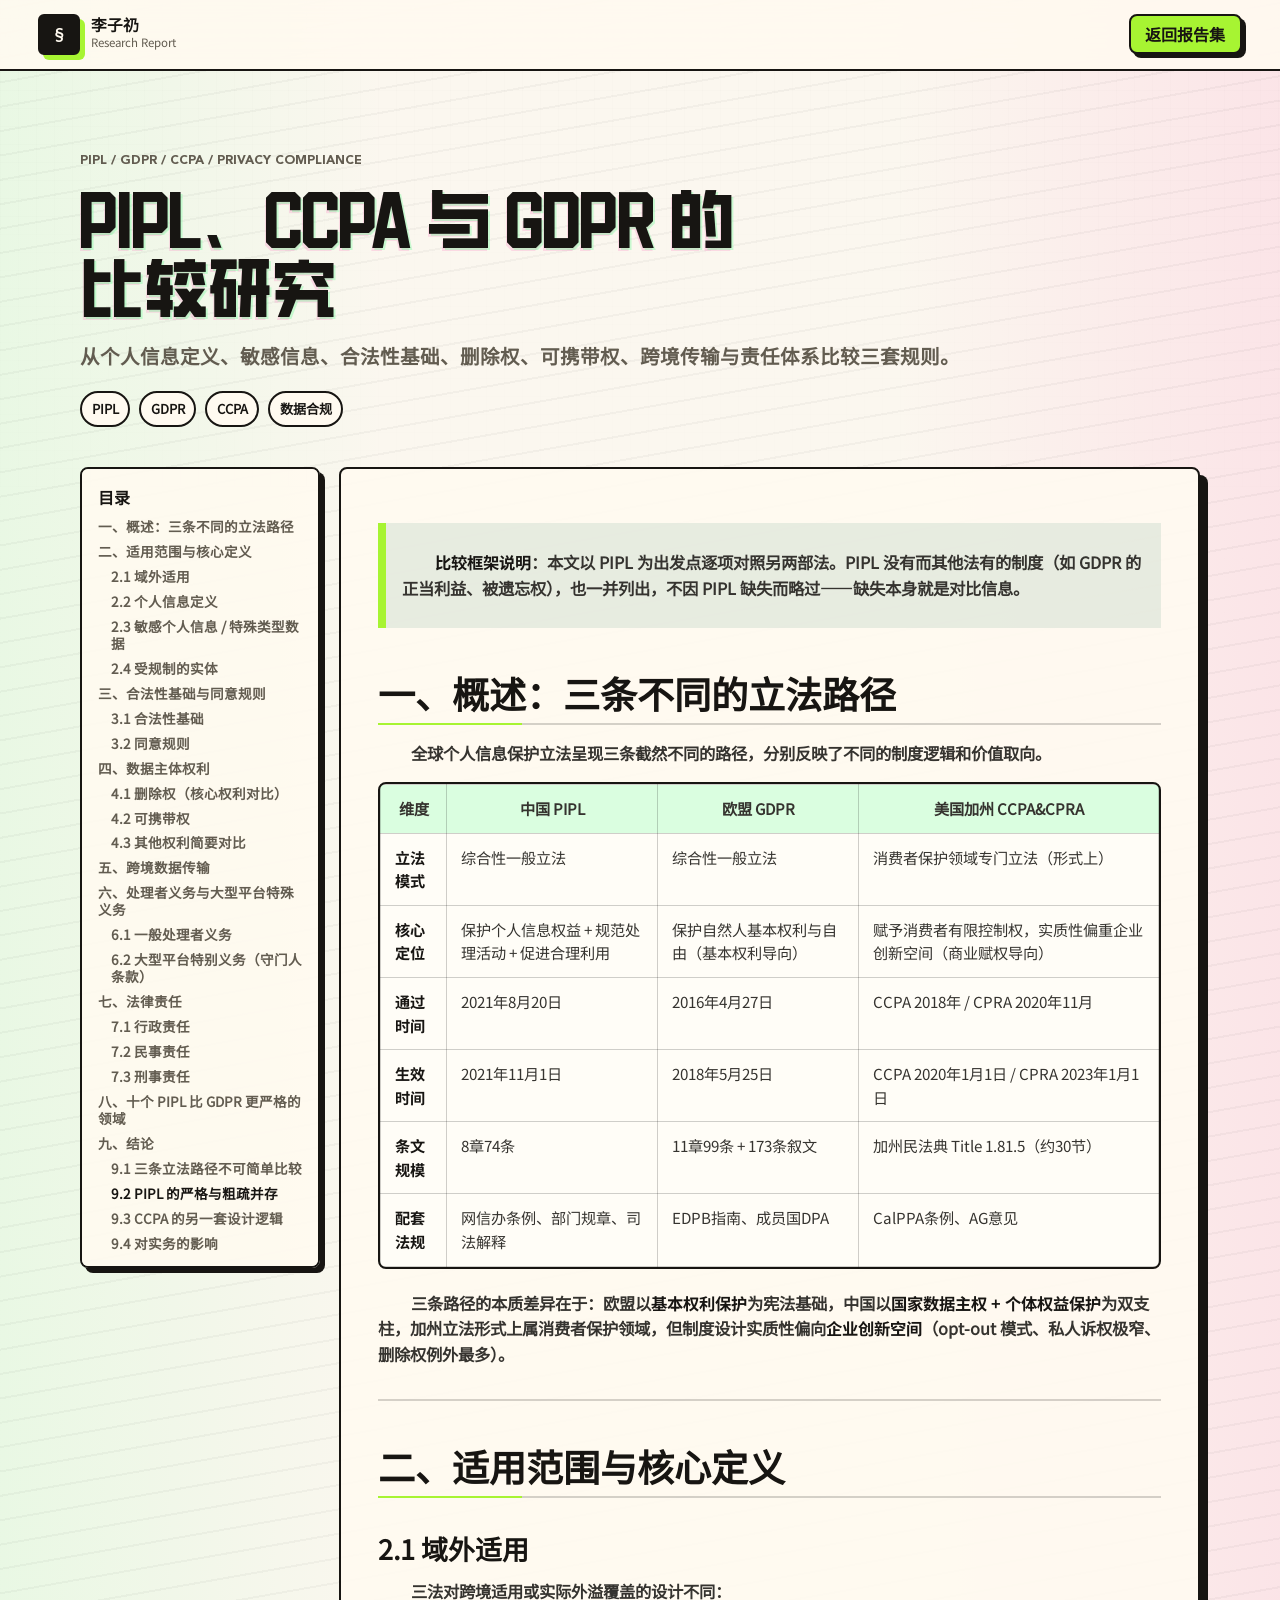
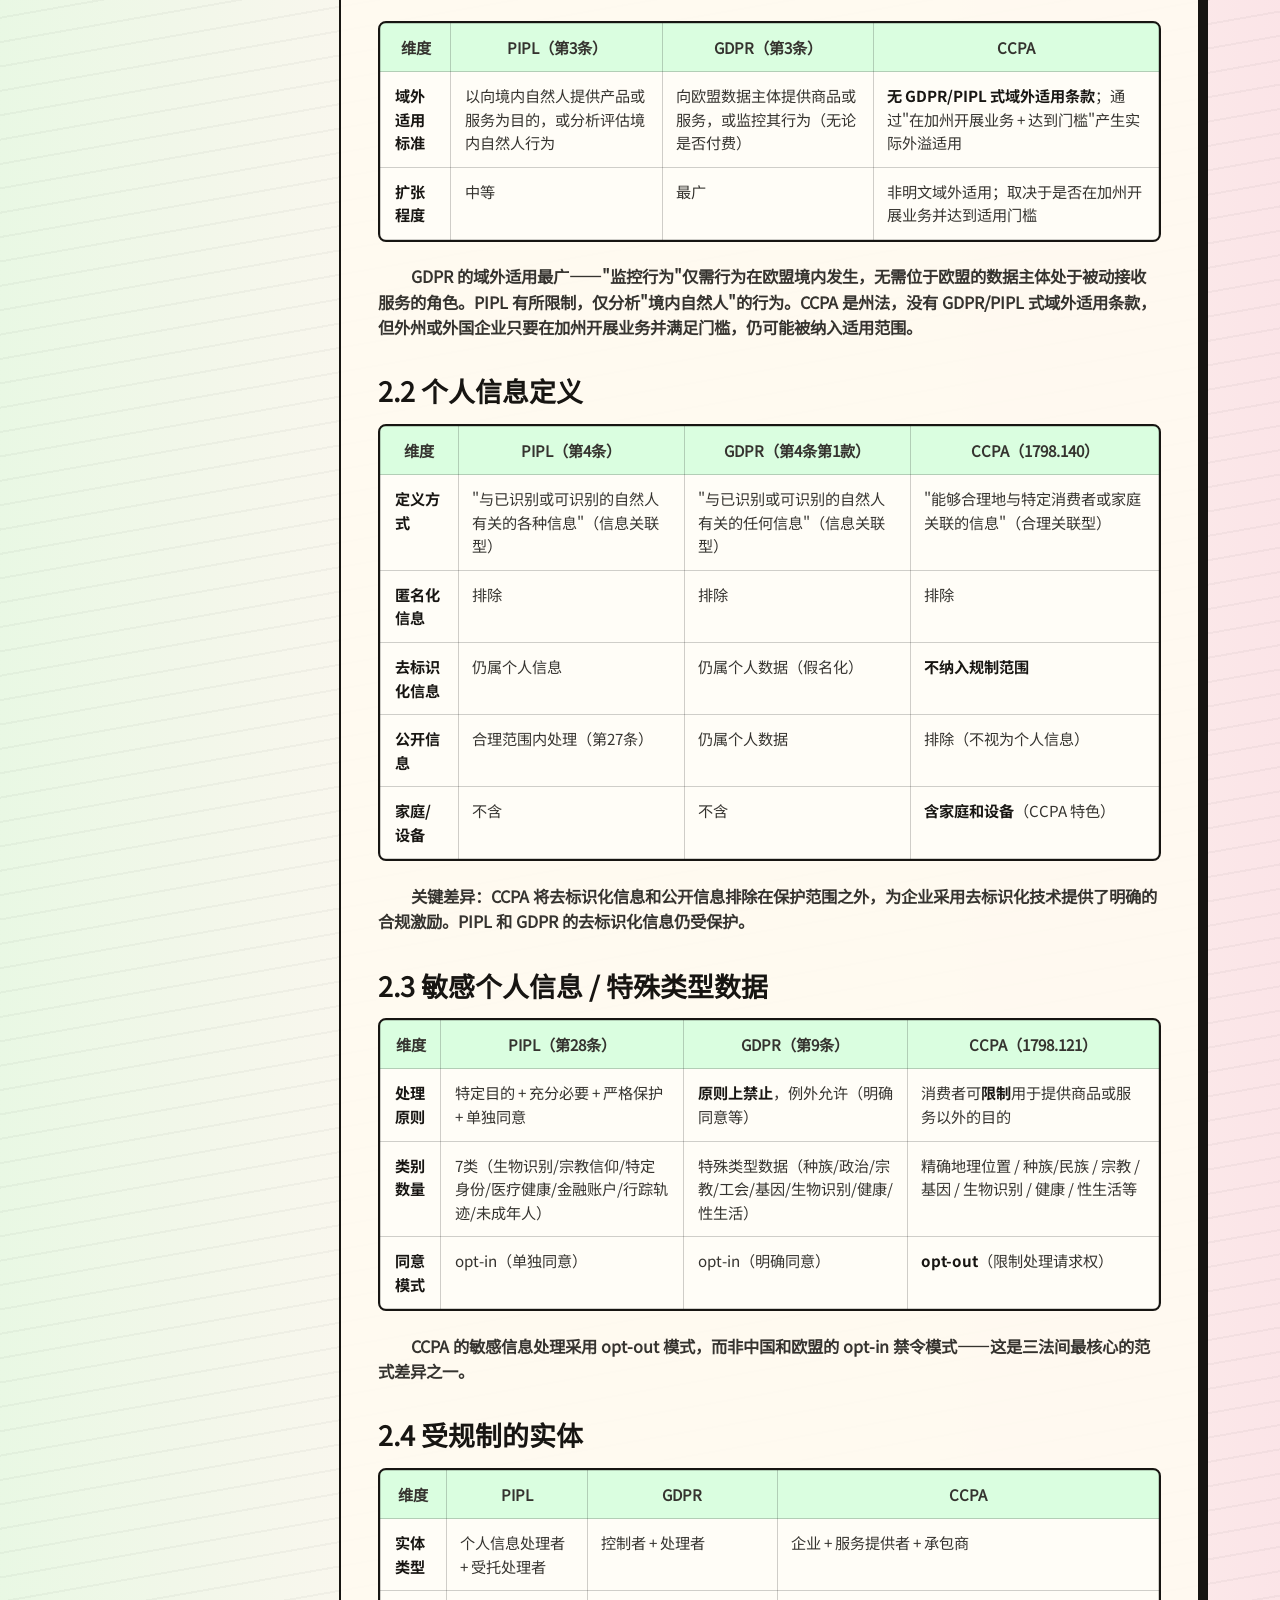
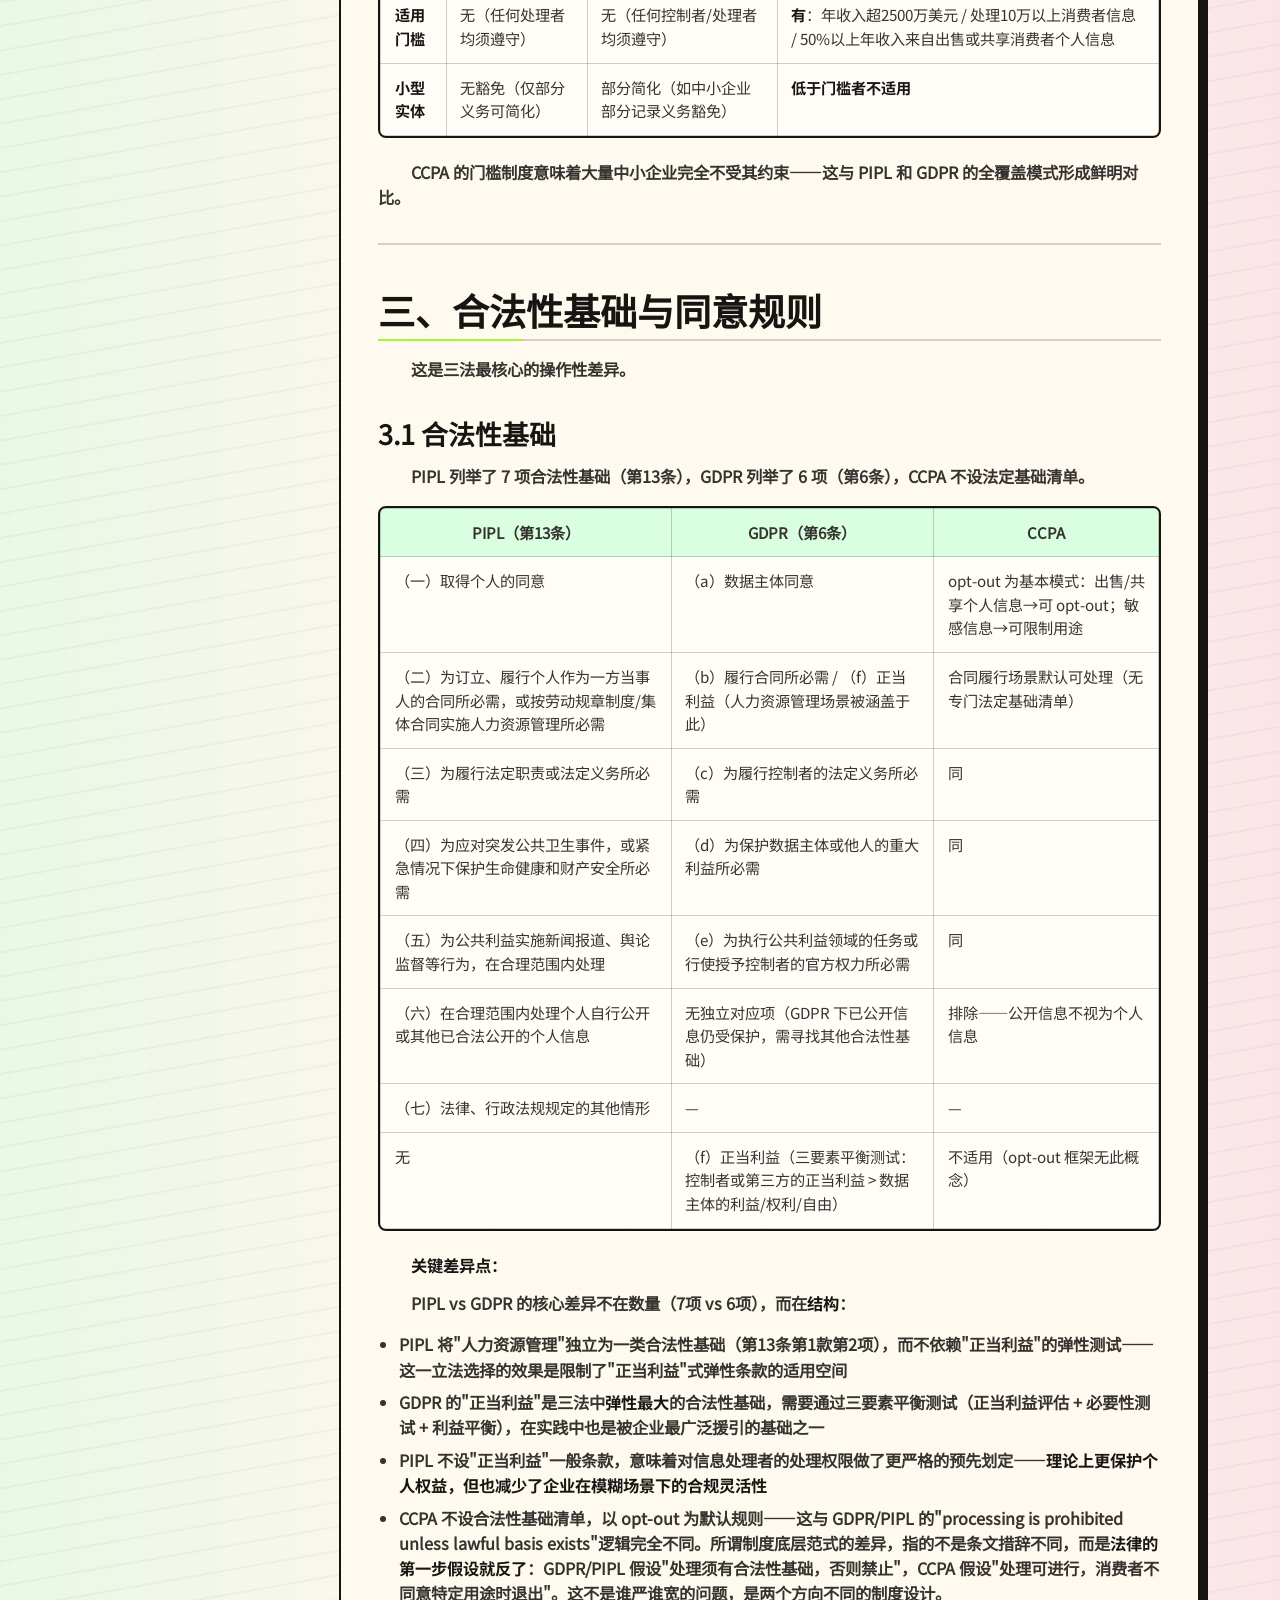
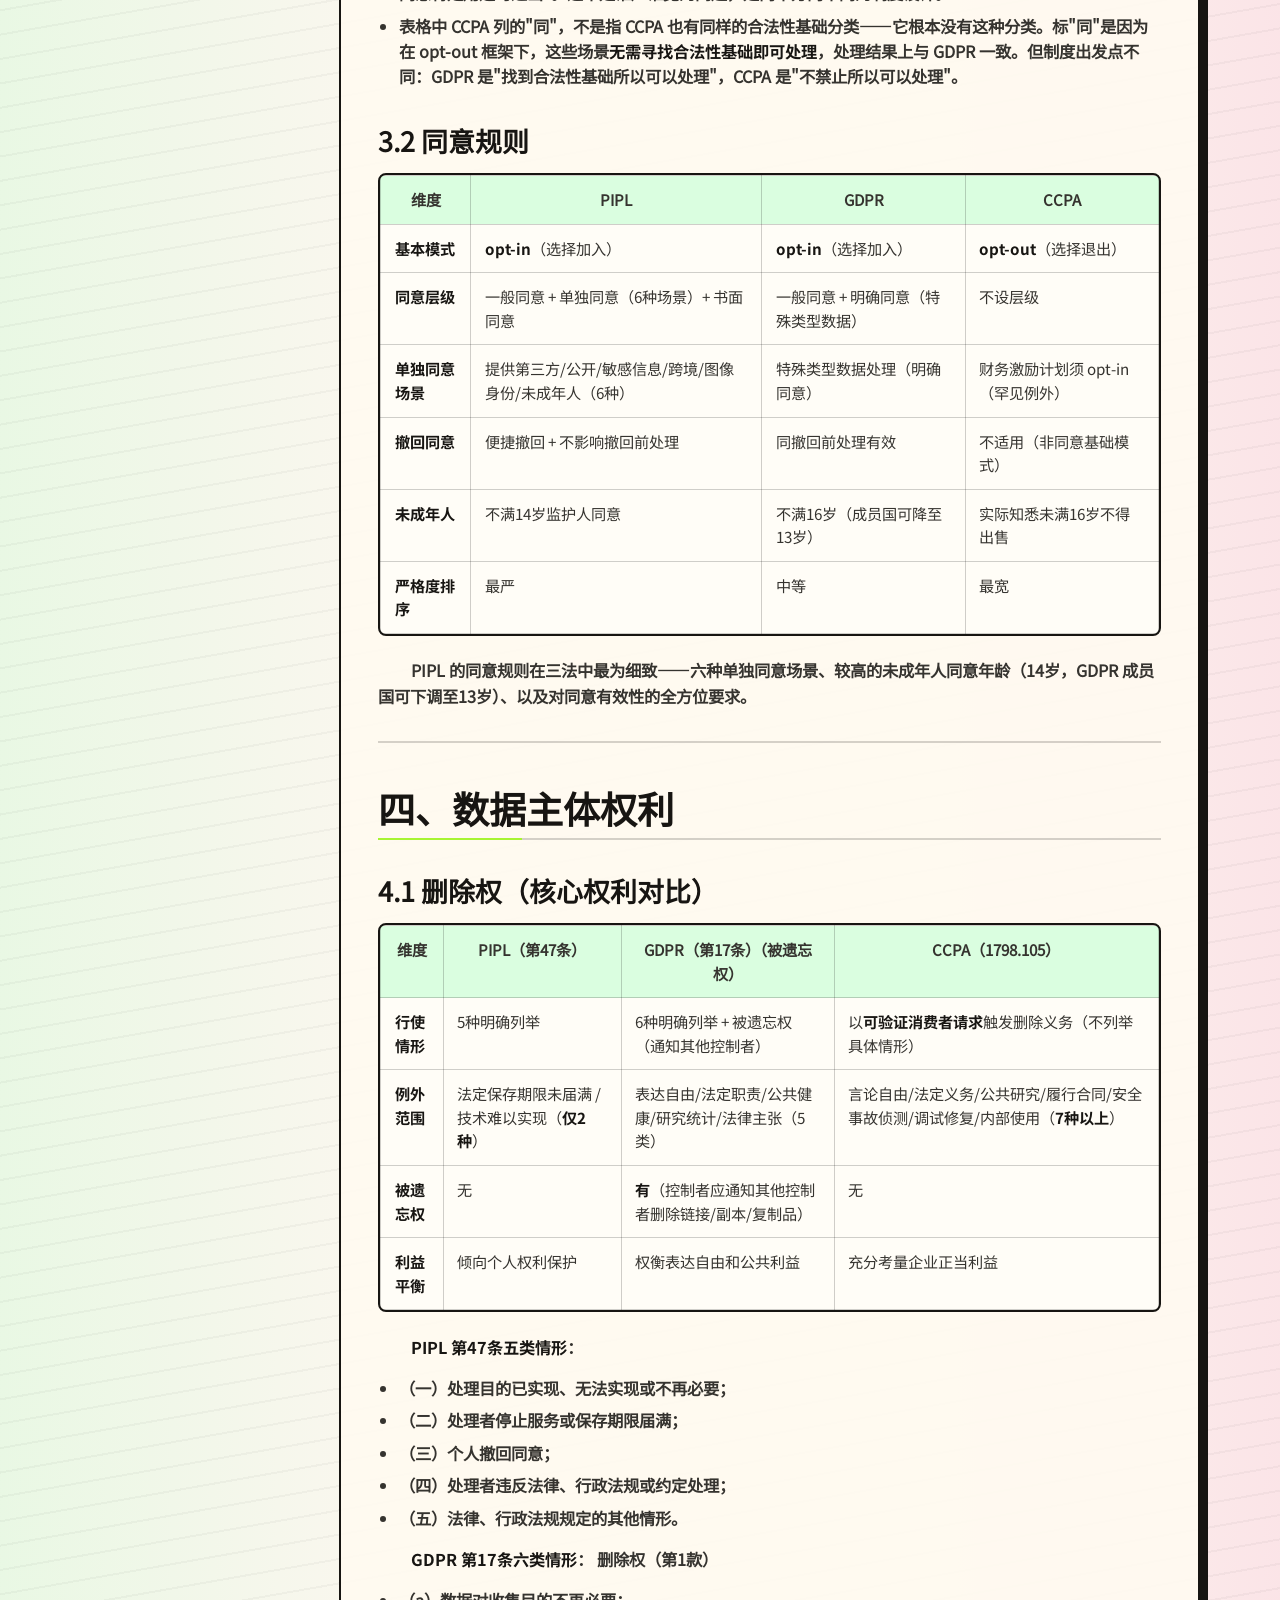
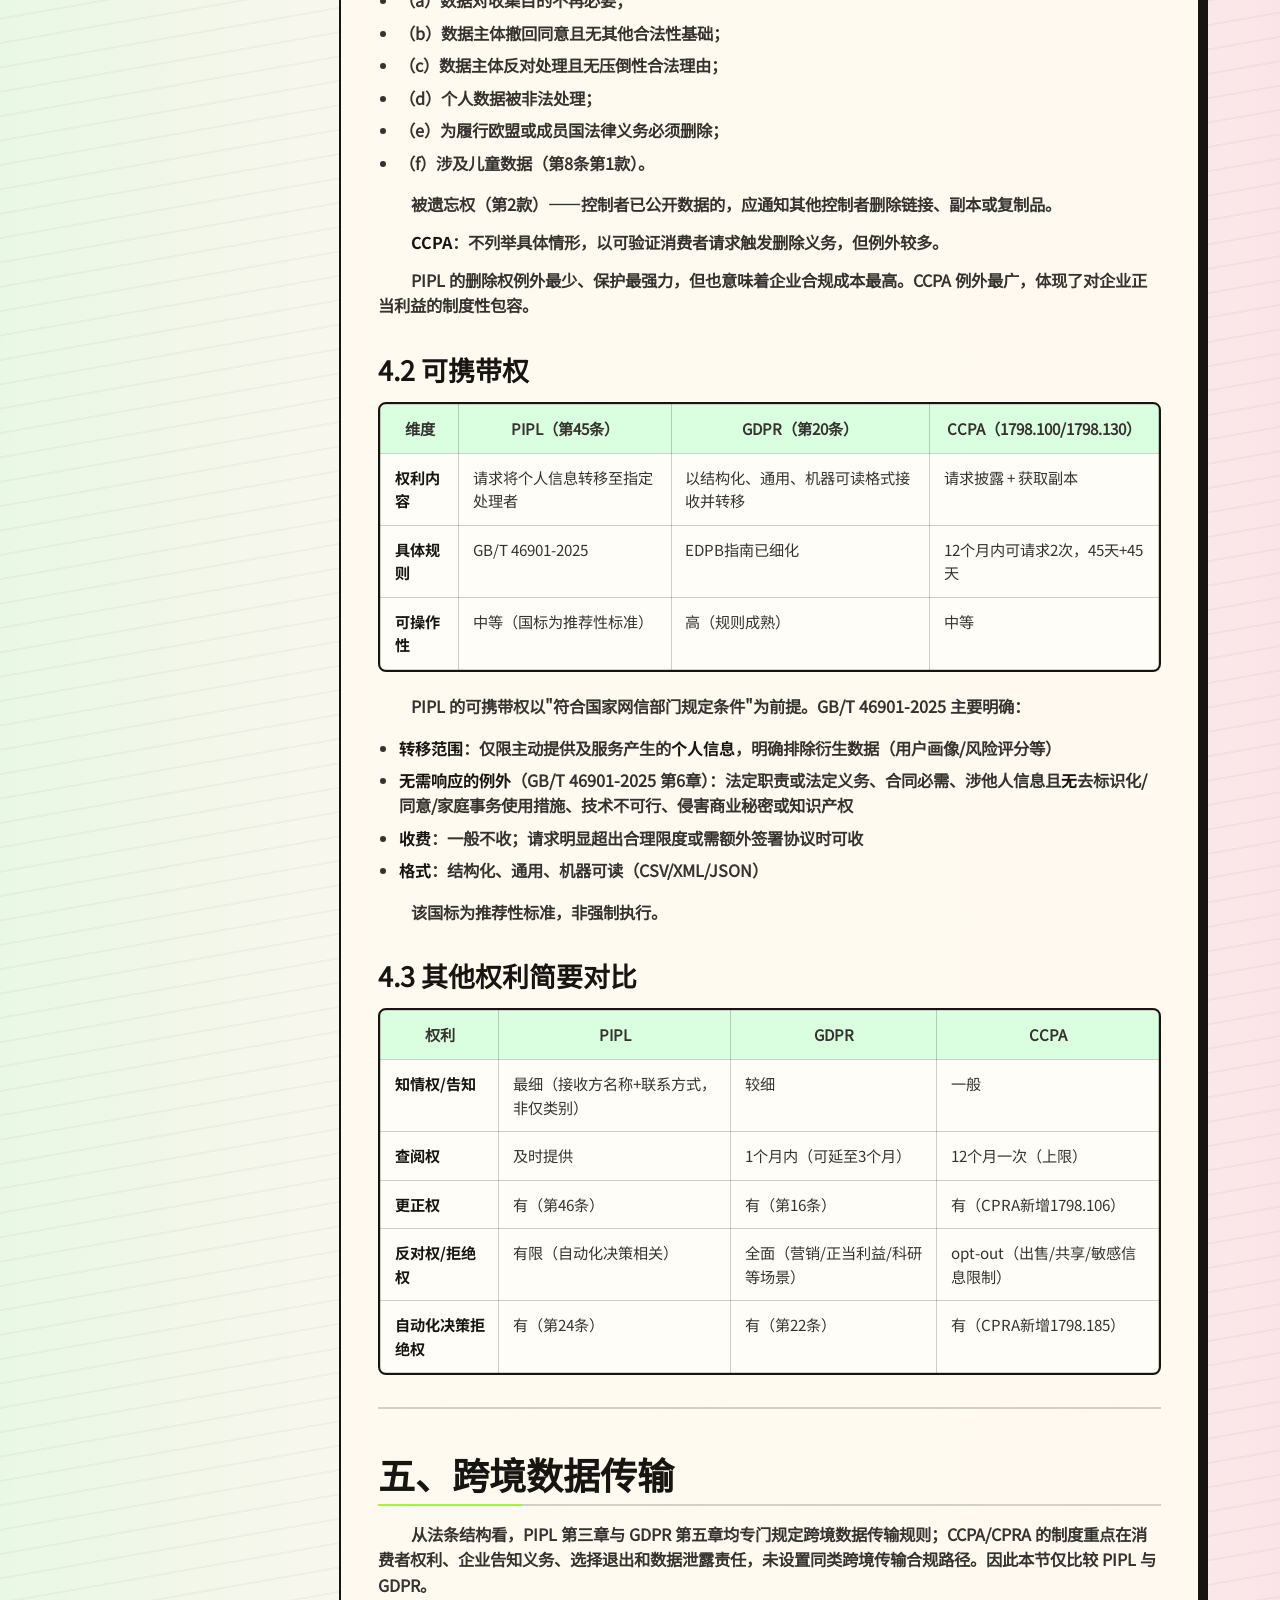
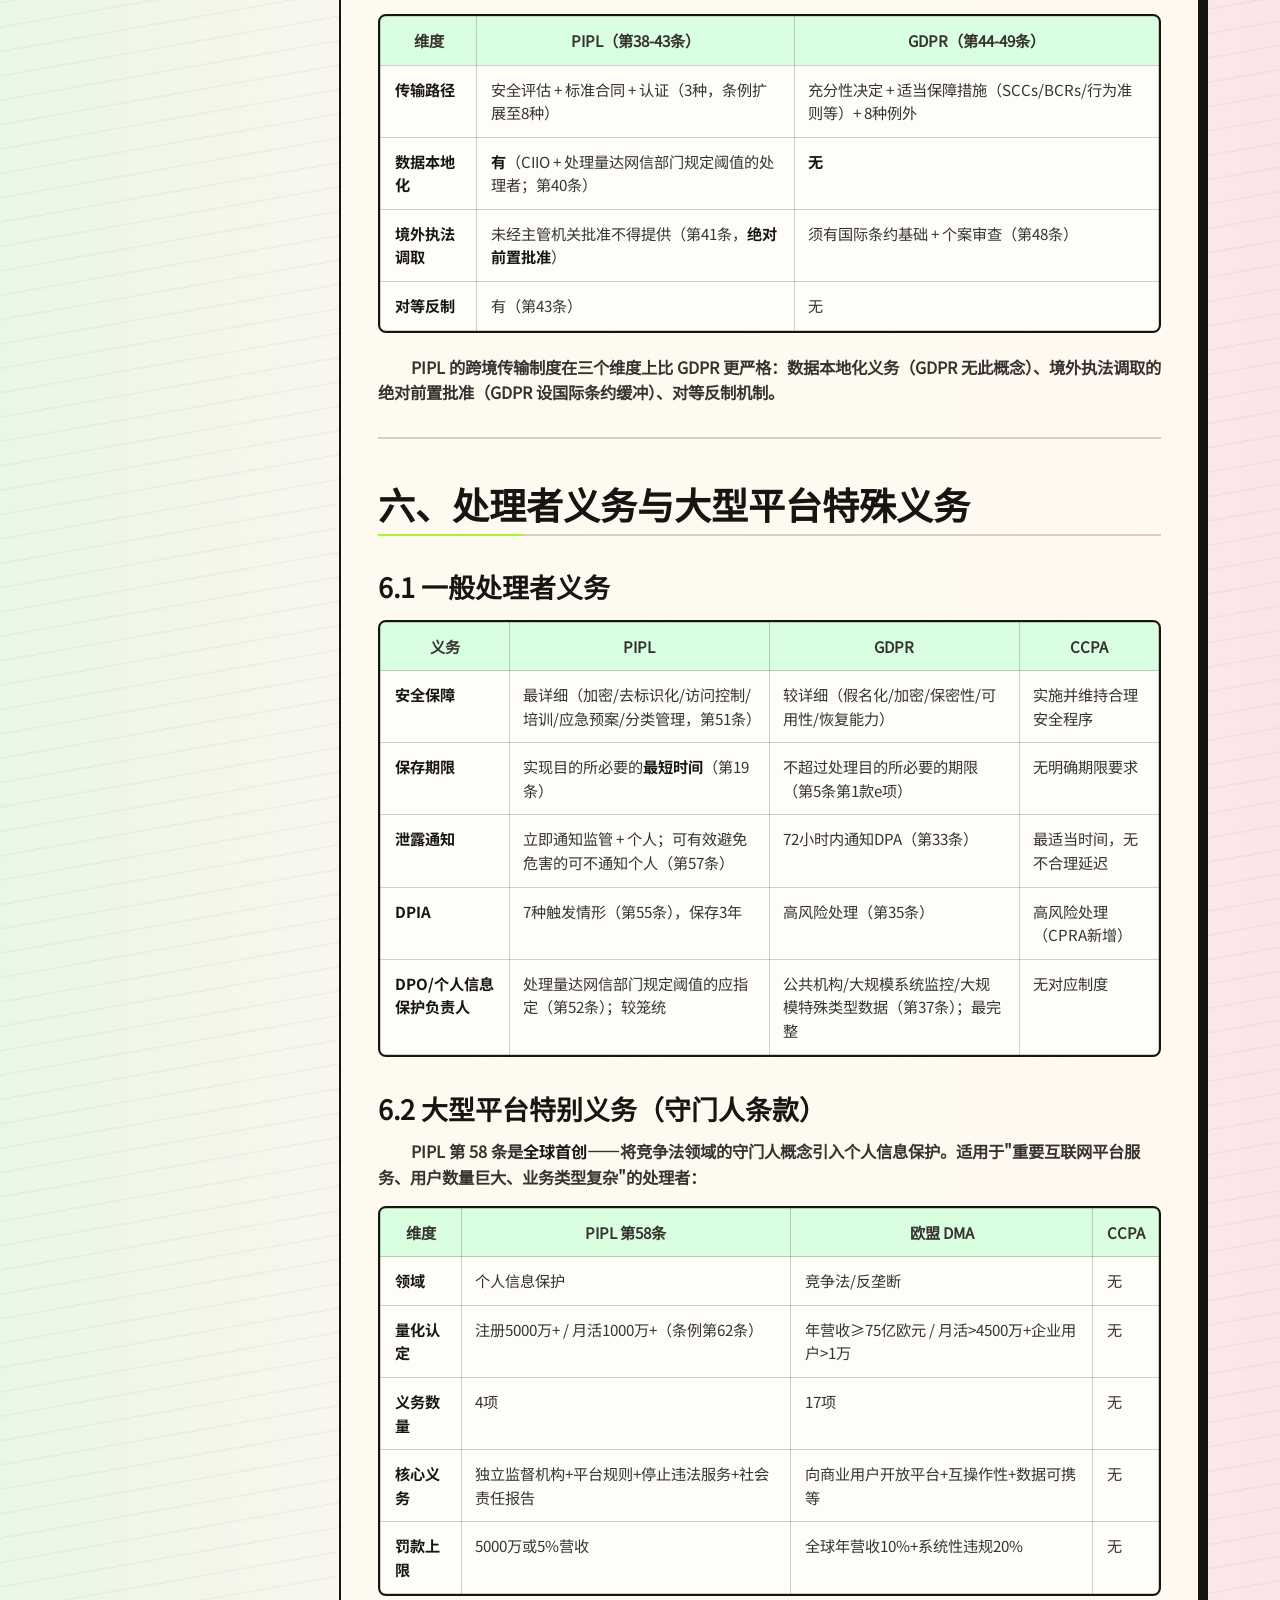
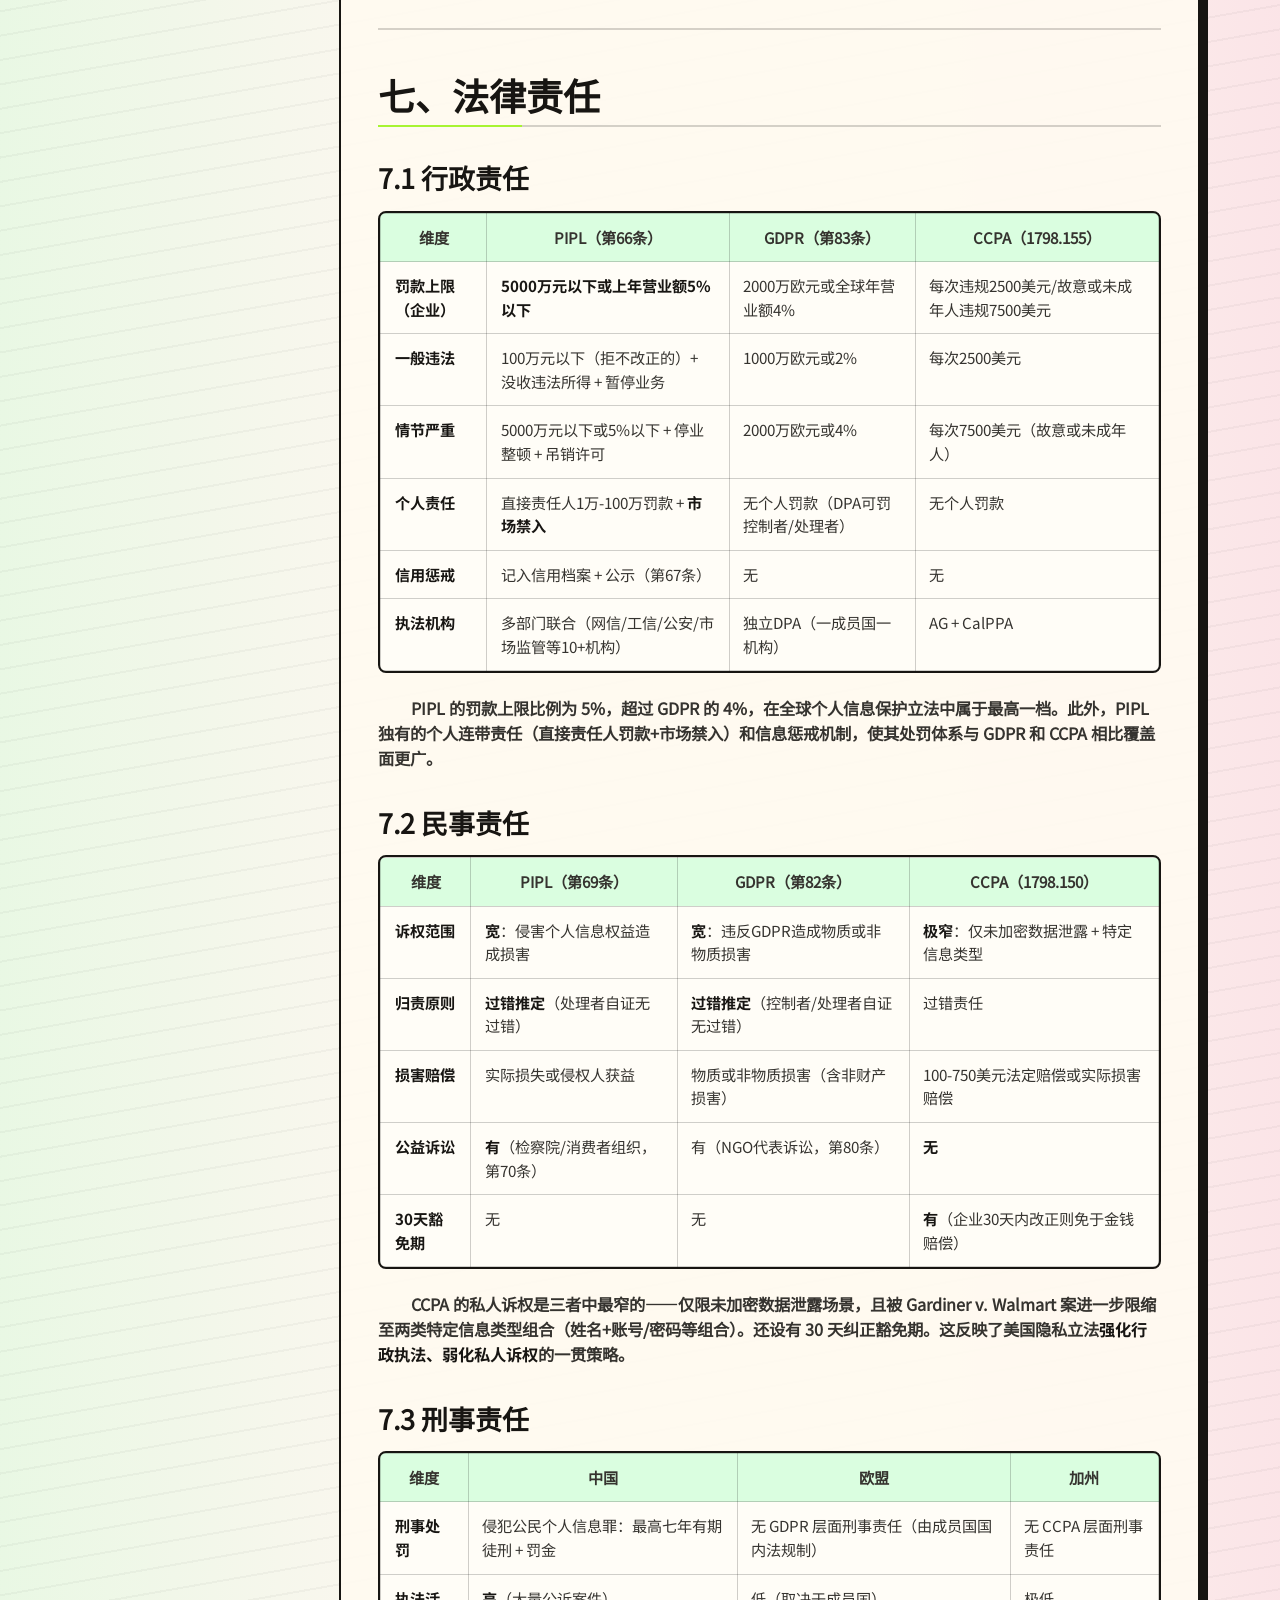
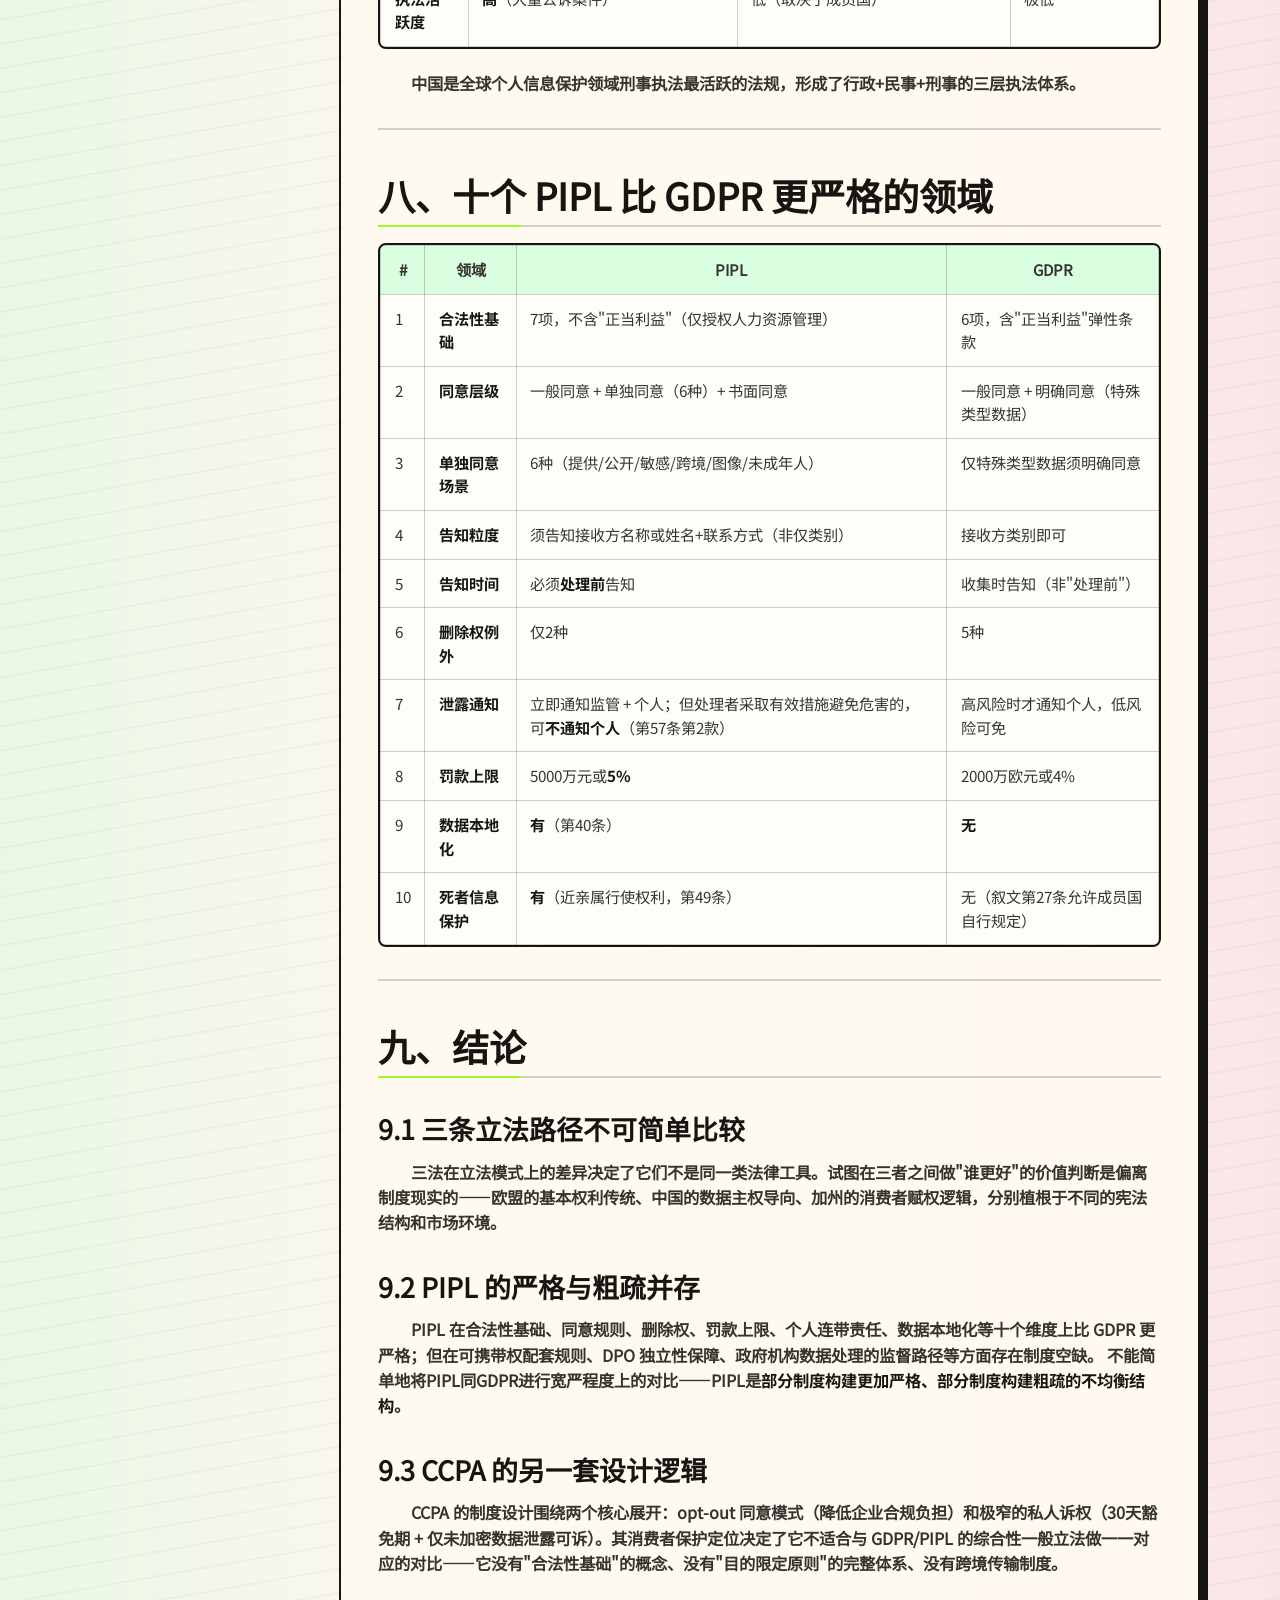
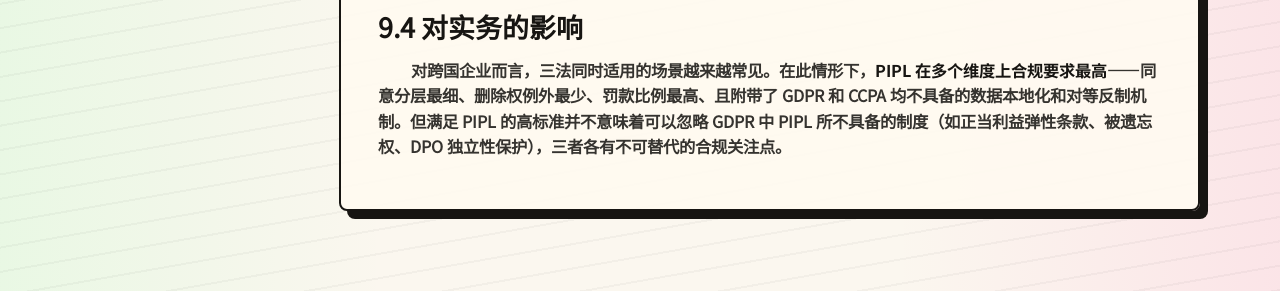
<file: reports/pipl-ccpa-gdpr.html>
<!doctype html>
<html lang="zh-CN">
  <head>
    <meta charset="utf-8" />
    <meta name="viewport" content="width=device-width, initial-scale=1" />
    <meta name="description" content="PIPL、CCPA 与 GDPR 的比较研究，围绕适用范围、合法性基础、删除权、跨境传输和责任体系展开。" />
    <title>PIPL、CCPA 与 GDPR 的比较研究 | 李子礽研究报告</title>
    <link rel="preload" href="../assets/fonts/chuangkit-jingang-subset.woff2" as="font" type="font/woff2" crossorigin />
    <link rel="preload" href="../assets/fonts/source-han-sans-cn-regular-subset.woff2" as="font" type="font/woff2" crossorigin />
    <link rel="preload" href="../assets/fonts/source-han-sans-cn-bold-subset.woff2" as="font" type="font/woff2" crossorigin />
    <link rel="preload" href="../assets/fonts/avenir-black-subset.woff2" as="font" type="font/woff2" crossorigin />
    <link rel="stylesheet" href="../styles.css?v=font-woff2-20260602" />
    <link rel="stylesheet" href="report.css?v=mobile-20260602" />
  </head>
  <body class="report-page">
    <div class="site-noise" aria-hidden="true"></div>

    <header class="report-topbar">
      <a class="brand" href="../index.html#reports" aria-label="返回报告集研究区">
        <span class="brand-mark">§</span>
        <span>
          <strong>李子礽</strong>
          <small>Research Report</small>
        </span>
      </a>
      <a class="back-link" href="../index.html#reports">返回报告集</a>
    </header>

    <main>
      <section class="report-hero">
        <p class="eyebrow">PIPL / GDPR / CCPA / Privacy Compliance</p>
        <h1><span>PIPL、CCPA 与 GDPR 的</span><span>比较研究</span></h1>
        <p>
          从个人信息定义、敏感信息、合法性基础、删除权、可携带权、跨境传输与责任体系比较三套规则。
        </p>
        <div class="report-tags" aria-label="报告关键词">
          <span>PIPL</span>
          <span>GDPR</span>
          <span>CCPA</span>
          <span>数据合规</span>
        </div>
      </section>

      <div class="report-shell">
        <aside class="report-toc" aria-label="报告目录">
          <strong>目录</strong>
          <a class="toc-level-2" href="#section-1">一、概述：三条不同的立法路径</a>
<a class="toc-level-2" href="#section-2">二、适用范围与核心定义</a>
<a class="toc-level-3" href="#section-3">2.1 域外适用</a>
<a class="toc-level-3" href="#section-4">2.2 个人信息定义</a>
<a class="toc-level-3" href="#section-5">2.3 敏感个人信息 / 特殊类型数据</a>
<a class="toc-level-3" href="#section-6">2.4 受规制的实体</a>
<a class="toc-level-2" href="#section-7">三、合法性基础与同意规则</a>
<a class="toc-level-3" href="#section-8">3.1 合法性基础</a>
<a class="toc-level-3" href="#section-9">3.2 同意规则</a>
<a class="toc-level-2" href="#section-10">四、数据主体权利</a>
<a class="toc-level-3" href="#section-11">4.1 删除权（核心权利对比）</a>
<a class="toc-level-3" href="#section-12">4.2 可携带权</a>
<a class="toc-level-3" href="#section-13">4.3 其他权利简要对比</a>
<a class="toc-level-2" href="#section-14">五、跨境数据传输</a>
<a class="toc-level-2" href="#section-15">六、处理者义务与大型平台特殊义务</a>
<a class="toc-level-3" href="#section-16">6.1 一般处理者义务</a>
<a class="toc-level-3" href="#section-17">6.2 大型平台特别义务（守门人条款）</a>
<a class="toc-level-2" href="#section-18">七、法律责任</a>
<a class="toc-level-3" href="#section-19">7.1 行政责任</a>
<a class="toc-level-3" href="#section-20">7.2 民事责任</a>
<a class="toc-level-3" href="#section-21">7.3 刑事责任</a>
<a class="toc-level-2" href="#section-22">八、十个 PIPL 比 GDPR 更严格的领域</a>
<a class="toc-level-2" href="#section-23">九、结论</a>
<a class="toc-level-3" href="#section-24">9.1 三条立法路径不可简单比较</a>
<a class="toc-level-3" href="#section-25">9.2 PIPL 的严格与粗疏并存</a>
<a class="toc-level-3" href="#section-26">9.3 CCPA 的另一套设计逻辑</a>
<a class="toc-level-3" href="#section-27">9.4 对实务的影响</a>
        </aside>

        <article class="report-article">
<blockquote><p><strong>比较框架说明</strong>：本文以 PIPL 为出发点逐项对照另两部法。PIPL 没有而其他法有的制度（如 GDPR 的正当利益、被遗忘权），也一并列出，不因 PIPL 缺失而略过——缺失本身就是对比信息。</p></blockquote>
<h2 id="section-1">一、概述：三条不同的立法路径</h2>
<p>全球个人信息保护立法呈现三条截然不同的路径，分别反映了不同的制度逻辑和价值取向。</p>
<div class="table-wrap"><table><thead><tr><th>维度</th><th>中国 PIPL</th><th>欧盟 GDPR</th><th>美国加州 CCPA&amp;CPRA</th></tr></thead><tbody><tr><td><strong>立法模式</strong></td><td>综合性一般立法</td><td>综合性一般立法</td><td>消费者保护领域专门立法（形式上）</td></tr><tr><td><strong>核心定位</strong></td><td>保护个人信息权益 + 规范处理活动 + 促进合理利用</td><td>保护自然人基本权利与自由（基本权利导向）</td><td>赋予消费者有限控制权，实质性偏重企业创新空间（商业赋权导向）</td></tr><tr><td><strong>通过时间</strong></td><td>2021年8月20日</td><td>2016年4月27日</td><td>CCPA 2018年 / CPRA 2020年11月</td></tr><tr><td><strong>生效时间</strong></td><td>2021年11月1日</td><td>2018年5月25日</td><td>CCPA 2020年1月1日 / CPRA 2023年1月1日</td></tr><tr><td><strong>条文规模</strong></td><td>8章74条</td><td>11章99条 + 173条叙文</td><td>加州民法典 Title 1.81.5（约30节）</td></tr><tr><td><strong>配套法规</strong></td><td>网信办条例、部门规章、司法解释</td><td>EDPB指南、成员国DPA</td><td>CalPPA条例、AG意见</td></tr></tbody></table></div>
<p>三条路径的本质差异在于：欧盟以<strong>基本权利保护</strong>为宪法基础，中国以<strong>国家数据主权 + 个体权益保护</strong>为双支柱，加州立法形式上属消费者保护领域，但制度设计实质性偏向<strong>企业创新空间</strong>（opt-out 模式、私人诉权极窄、删除权例外最多）。</p>
<hr />
<h2 id="section-2">二、适用范围与核心定义</h2>
<h3 id="section-3">2.1 域外适用</h3>
<p>三法对跨境适用或实际外溢覆盖的设计不同：</p>
<div class="table-wrap"><table><thead><tr><th>维度</th><th>PIPL（第3条）</th><th>GDPR（第3条）</th><th>CCPA</th></tr></thead><tbody><tr><td><strong>域外适用标准</strong></td><td>以向境内自然人提供产品或服务为目的，或分析评估境内自然人行为</td><td>向欧盟数据主体提供商品或服务，或监控其行为（无论是否付费）</td><td><strong>无 GDPR/PIPL 式域外适用条款</strong>；通过&quot;在加州开展业务 + 达到门槛&quot;产生实际外溢适用</td></tr><tr><td><strong>扩张程度</strong></td><td>中等</td><td>最广</td><td>非明文域外适用；取决于是否在加州开展业务并达到适用门槛</td></tr></tbody></table></div>
<p>GDPR 的域外适用最广——&quot;监控行为&quot;仅需行为在欧盟境内发生，无需位于欧盟的数据主体处于被动接收服务的角色。PIPL 有所限制，仅分析&quot;境内自然人&quot;的行为。CCPA 是州法，没有 GDPR/PIPL 式域外适用条款，但外州或外国企业只要在加州开展业务并满足门槛，仍可能被纳入适用范围。</p>
<h3 id="section-4">2.2 个人信息定义</h3>
<div class="table-wrap"><table><thead><tr><th>维度</th><th>PIPL（第4条）</th><th>GDPR（第4条第1款）</th><th>CCPA（1798.140）</th></tr></thead><tbody><tr><td><strong>定义方式</strong></td><td>&quot;与已识别或可识别的自然人有关的各种信息&quot;（信息关联型）</td><td>&quot;与已识别或可识别的自然人有关的任何信息&quot;（信息关联型）</td><td>&quot;能够合理地与特定消费者或家庭关联的信息&quot;（合理关联型）</td></tr><tr><td><strong>匿名化信息</strong></td><td>排除</td><td>排除</td><td>排除</td></tr><tr><td><strong>去标识化信息</strong></td><td>仍属个人信息</td><td>仍属个人数据（假名化）</td><td><strong>不纳入规制范围</strong></td></tr><tr><td><strong>公开信息</strong></td><td>合理范围内处理（第27条）</td><td>仍属个人数据</td><td>排除（不视为个人信息）</td></tr><tr><td><strong>家庭/设备</strong></td><td>不含</td><td>不含</td><td><strong>含家庭和设备</strong>（CCPA 特色）</td></tr></tbody></table></div>
<p>关键差异：CCPA 将去标识化信息和公开信息排除在保护范围之外，为企业采用去标识化技术提供了明确的合规激励。PIPL 和 GDPR 的去标识化信息仍受保护。</p>
<h3 id="section-5">2.3 敏感个人信息 / 特殊类型数据</h3>
<div class="table-wrap"><table><thead><tr><th>维度</th><th>PIPL（第28条）</th><th>GDPR（第9条）</th><th>CCPA（1798.121）</th></tr></thead><tbody><tr><td><strong>处理原则</strong></td><td>特定目的 + 充分必要 + 严格保护 + 单独同意</td><td><strong>原则上禁止</strong>，例外允许（明确同意等）</td><td>消费者可<strong>限制</strong>用于提供商品或服务以外的目的</td></tr><tr><td><strong>类别数量</strong></td><td>7类（生物识别/宗教信仰/特定身份/医疗健康/金融账户/行踪轨迹/未成年人）</td><td>特殊类型数据（种族/政治/宗教/工会/基因/生物识别/健康/性生活）</td><td>精确地理位置 / 种族/民族 / 宗教 / 基因 / 生物识别 / 健康 / 性生活等</td></tr><tr><td><strong>同意模式</strong></td><td>opt-in（单独同意）</td><td>opt-in（明确同意）</td><td><strong>opt-out</strong>（限制处理请求权）</td></tr></tbody></table></div>
<p>CCPA 的敏感信息处理采用 opt-out 模式，而非中国和欧盟的 opt-in 禁令模式——这是三法间最核心的范式差异之一。</p>
<h3 id="section-6">2.4 受规制的实体</h3>
<div class="table-wrap"><table><thead><tr><th>维度</th><th>PIPL</th><th>GDPR</th><th>CCPA</th></tr></thead><tbody><tr><td><strong>实体类型</strong></td><td>个人信息处理者 + 受托处理者</td><td>控制者 + 处理者</td><td>企业 + 服务提供者 + 承包商</td></tr><tr><td><strong>适用门槛</strong></td><td>无（任何处理者均须遵守）</td><td>无（任何控制者/处理者均须遵守）</td><td><strong>有</strong>：年收入超2500万美元 / 处理10万以上消费者信息 / 50%以上年收入来自出售或共享消费者个人信息</td></tr><tr><td><strong>小型实体</strong></td><td>无豁免（仅部分义务可简化）</td><td>部分简化（如中小企业部分记录义务豁免）</td><td><strong>低于门槛者不适用</strong></td></tr></tbody></table></div>
<p>CCPA 的门槛制度意味着大量中小企业完全不受其约束——这与 PIPL 和 GDPR 的全覆盖模式形成鲜明对比。</p>
<hr />
<h2 id="section-7">三、合法性基础与同意规则</h2>
<p>这是三法最核心的操作性差异。</p>
<h3 id="section-8">3.1 合法性基础</h3>
<p>PIPL 列举了 7 项合法性基础（第13条），GDPR 列举了 6 项（第6条），CCPA 不设法定基础清单。</p>
<div class="table-wrap"><table><thead><tr><th>PIPL（第13条）</th><th>GDPR（第6条）</th><th>CCPA</th></tr></thead><tbody><tr><td>（一）取得个人的同意</td><td>（a）数据主体同意</td><td>opt-out 为基本模式：出售/共享个人信息→可 opt-out；敏感信息→可限制用途</td></tr><tr><td>（二）为订立、履行个人作为一方当事人的合同所必需，或按劳动规章制度/集体合同实施人力资源管理所必需</td><td>（b）履行合同所必需 / （f）正当利益（人力资源管理场景被涵盖于此）</td><td>合同履行场景默认可处理（无专门法定基础清单）</td></tr><tr><td>（三）为履行法定职责或法定义务所必需</td><td>（c）为履行控制者的法定义务所必需</td><td>同</td></tr><tr><td>（四）为应对突发公共卫生事件，或紧急情况下保护生命健康和财产安全所必需</td><td>（d）为保护数据主体或他人的重大利益所必需</td><td>同</td></tr><tr><td>（五）为公共利益实施新闻报道、舆论监督等行为，在合理范围内处理</td><td>（e）为执行公共利益领域的任务或行使授予控制者的官方权力所必需</td><td>同</td></tr><tr><td>（六）在合理范围内处理个人自行公开或其他已合法公开的个人信息</td><td>无独立对应项（GDPR 下已公开信息仍受保护，需寻找其他合法性基础）</td><td>排除——公开信息不视为个人信息</td></tr><tr><td>（七）法律、行政法规规定的其他情形</td><td>—</td><td>—</td></tr><tr><td>无</td><td>（f）正当利益（三要素平衡测试：控制者或第三方的正当利益 &gt; 数据主体的利益/权利/自由）</td><td>不适用（opt-out 框架无此概念）</td></tr></tbody></table></div>
<p><strong>关键差异点：</strong></p>
<p>PIPL vs GDPR 的核心差异不在数量（7项 vs 6项），而在<strong>结构</strong>：</p>
<ul><li>PIPL 将&quot;人力资源管理&quot;独立为一类合法性基础（第13条第1款第2项），而不依赖&quot;正当利益&quot;的弹性测试——这一立法选择的效果是限制了&quot;正当利益&quot;式弹性条款的适用空间</li><li>GDPR 的&quot;正当利益&quot;是三法中<strong>弹性最大</strong>的合法性基础，需要通过三要素平衡测试（正当利益评估 + 必要性测试 + 利益平衡），在实践中也是被企业最广泛援引的基础之一</li><li>PIPL 不设&quot;正当利益&quot;一般条款，意味着对信息处理者的处理权限做了更严格的预先划定——<strong>理论上更保护个人权益，但也减少了企业在模糊场景下的合规灵活性</strong></li><li>CCPA 不设合法性基础清单，以 opt-out 为默认规则——这与 GDPR/PIPL 的&quot;processing is prohibited unless lawful basis exists&quot;逻辑完全不同。所谓制度底层范式的差异，指的不是条文措辞不同，而是<strong>法律的第一步假设就反了</strong>：GDPR/PIPL 假设&quot;处理须有合法性基础，否则禁止&quot;，CCPA 假设&quot;处理可进行，消费者不同意特定用途时退出&quot;。这不是谁严谁宽的问题，是两个方向不同的制度设计。</li><li>表格中 CCPA 列的&quot;同&quot;，不是指 CCPA 也有同样的合法性基础分类——它根本没有这种分类。标&quot;同&quot;是因为在 opt-out 框架下，这些场景<strong>无需寻找合法性基础即可处理</strong>，处理结果上与 GDPR 一致。但制度出发点不同：GDPR 是&quot;找到合法性基础所以可以处理&quot;，CCPA 是&quot;不禁止所以可以处理&quot;。</li></ul>
<h3 id="section-9">3.2 同意规则</h3>
<div class="table-wrap"><table><thead><tr><th>维度</th><th>PIPL</th><th>GDPR</th><th>CCPA</th></tr></thead><tbody><tr><td><strong>基本模式</strong></td><td><strong>opt-in</strong>（选择加入）</td><td><strong>opt-in</strong>（选择加入）</td><td><strong>opt-out</strong>（选择退出）</td></tr><tr><td><strong>同意层级</strong></td><td>一般同意 + 单独同意（6种场景）+ 书面同意</td><td>一般同意 + 明确同意（特殊类型数据）</td><td>不设层级</td></tr><tr><td><strong>单独同意场景</strong></td><td>提供第三方/公开/敏感信息/跨境/图像身份/未成年人（6种）</td><td>特殊类型数据处理（明确同意）</td><td>财务激励计划须 opt-in（罕见例外）</td></tr><tr><td><strong>撤回同意</strong></td><td>便捷撤回 + 不影响撤回前处理</td><td>同撤回前处理有效</td><td>不适用（非同意基础模式）</td></tr><tr><td><strong>未成年人</strong></td><td>不满14岁监护人同意</td><td>不满16岁（成员国可降至13岁）</td><td>实际知悉未满16岁不得出售</td></tr><tr><td><strong>严格度排序</strong></td><td>最严</td><td>中等</td><td>最宽</td></tr></tbody></table></div>
<p>PIPL 的同意规则在三法中最为细致——六种单独同意场景、较高的未成年人同意年龄（14岁，GDPR 成员国可下调至13岁）、以及对同意有效性的全方位要求。</p>
<hr />
<h2 id="section-10">四、数据主体权利</h2>
<h3 id="section-11">4.1 删除权（核心权利对比）</h3>
<div class="table-wrap"><table><thead><tr><th>维度</th><th>PIPL（第47条）</th><th>GDPR（第17条）（被遗忘权）</th><th>CCPA（1798.105）</th></tr></thead><tbody><tr><td><strong>行使情形</strong></td><td>5种明确列举</td><td>6种明确列举 + 被遗忘权（通知其他控制者）</td><td>以<strong>可验证消费者请求</strong>触发删除义务（不列举具体情形）</td></tr><tr><td><strong>例外范围</strong></td><td>法定保存期限未届满 / 技术难以实现（<strong>仅2种</strong>）</td><td>表达自由/法定职责/公共健康/研究统计/法律主张（5类）</td><td>言论自由/法定义务/公共研究/履行合同/安全事故侦测/调试修复/内部使用（<strong>7种以上</strong>）</td></tr><tr><td><strong>被遗忘权</strong></td><td>无</td><td><strong>有</strong>（控制者应通知其他控制者删除链接/副本/复制品）</td><td>无</td></tr><tr><td><strong>利益平衡</strong></td><td>倾向个人权利保护</td><td>权衡表达自由和公共利益</td><td>充分考量企业正当利益</td></tr></tbody></table></div>
<p><strong>PIPL 第47条五类情形</strong>：</p>
<ul><li>（一）处理目的已实现、无法实现或不再必要；</li><li>（二）处理者停止服务或保存期限届满；</li><li>（三）个人撤回同意；</li><li>（四）处理者违反法律、行政法规或约定处理；</li><li>（五）法律、行政法规规定的其他情形。</li></ul>
<p><strong>GDPR 第17条六类情形</strong>： 删除权（第1款）</p>
<ul><li>（a）数据对收集目的不再必要；</li><li>（b）数据主体撤回同意且无其他合法性基础；</li><li>（c）数据主体反对处理且无压倒性合法理由；</li><li>（d）个人数据被非法处理；</li><li>（e）为履行欧盟或成员国法律义务必须删除；</li><li>（f）涉及儿童数据（第8条第1款）。</li></ul>
<p>被遗忘权（第2款）——控制者已公开数据的，应通知其他控制者删除链接、副本或复制品。</p>
<p><strong>CCPA</strong>：不列举具体情形，以可验证消费者请求触发删除义务，但例外较多。</p>
<p>PIPL 的删除权例外最少、保护最强力，但也意味着企业合规成本最高。CCPA 例外最广，体现了对企业正当利益的制度性包容。</p>
<h3 id="section-12">4.2 可携带权</h3>
<div class="table-wrap"><table><thead><tr><th>维度</th><th>PIPL（第45条）</th><th>GDPR（第20条）</th><th>CCPA（1798.100/1798.130）</th></tr></thead><tbody><tr><td><strong>权利内容</strong></td><td>请求将个人信息转移至指定处理者</td><td>以结构化、通用、机器可读格式接收并转移</td><td>请求披露 + 获取副本</td></tr><tr><td><strong>具体规则</strong></td><td>GB/T 46901-2025</td><td>EDPB指南已细化</td><td>12个月内可请求2次，45天+45天</td></tr><tr><td><strong>可操作性</strong></td><td>中等（国标为推荐性标准）</td><td>高（规则成熟）</td><td>中等</td></tr></tbody></table></div>
<p>PIPL 的可携带权以&quot;符合国家网信部门规定条件&quot;为前提。GB/T 46901-2025 主要明确：</p>
<ul><li><strong>转移范围</strong>：仅限主动提供及服务产生的<strong>个人信息</strong>，明确排除衍生数据（用户画像/风险评分等）</li><li><strong>无需响应的例外</strong>（GB/T 46901-2025 第6章）：法定职责或法定义务、合同必需、涉他人信息且<strong>无</strong>去标识化/同意/家庭事务使用措施、技术不可行、侵害商业秘密或知识产权</li><li><strong>收费</strong>：一般不收；请求明显超出合理限度或需额外签署协议时可收</li><li><strong>格式</strong>：结构化、通用、机器可读（CSV/XML/JSON）</li></ul>
<p>该国标为推荐性标准，非强制执行。</p>
<h3 id="section-13">4.3 其他权利简要对比</h3>
<div class="table-wrap"><table><thead><tr><th>权利</th><th>PIPL</th><th>GDPR</th><th>CCPA</th></tr></thead><tbody><tr><td><strong>知情权/告知</strong></td><td>最细（接收方名称+联系方式，非仅类别）</td><td>较细</td><td>一般</td></tr><tr><td><strong>查阅权</strong></td><td>及时提供</td><td>1个月内（可延至3个月）</td><td>12个月一次（上限）</td></tr><tr><td><strong>更正权</strong></td><td>有（第46条）</td><td>有（第16条）</td><td>有（CPRA新增1798.106）</td></tr><tr><td><strong>反对权/拒绝权</strong></td><td>有限（自动化决策相关）</td><td>全面（营销/正当利益/科研等场景）</td><td>opt-out（出售/共享/敏感信息限制）</td></tr><tr><td><strong>自动化决策拒绝权</strong></td><td>有（第24条）</td><td>有（第22条）</td><td>有（CPRA新增1798.185）</td></tr></tbody></table></div>
<hr />
<h2 id="section-14">五、跨境数据传输</h2>
<p>从法条结构看，PIPL 第三章与 GDPR 第五章均专门规定跨境数据传输规则；CCPA/CPRA 的制度重点在消费者权利、企业告知义务、选择退出和数据泄露责任，未设置同类跨境传输合规路径。因此本节仅比较 PIPL 与 GDPR。</p>
<div class="table-wrap"><table><thead><tr><th>维度</th><th>PIPL（第38-43条）</th><th>GDPR（第44-49条）</th></tr></thead><tbody><tr><td><strong>传输路径</strong></td><td>安全评估 + 标准合同 + 认证（3种，条例扩展至8种）</td><td>充分性决定 + 适当保障措施（SCCs/BCRs/行为准则等）+ 8种例外</td></tr><tr><td><strong>数据本地化</strong></td><td><strong>有</strong>（CIIO + 处理量达网信部门规定阈值的处理者；第40条）</td><td><strong>无</strong></td></tr><tr><td><strong>境外执法调取</strong></td><td>未经主管机关批准不得提供（第41条，<strong>绝对前置批准</strong>）</td><td>须有国际条约基础 + 个案审查（第48条）</td></tr><tr><td><strong>对等反制</strong></td><td>有（第43条）</td><td>无</td></tr></tbody></table></div>
<p>PIPL 的跨境传输制度在三个维度上比 GDPR 更严格：数据本地化义务（GDPR 无此概念）、境外执法调取的绝对前置批准（GDPR 设国际条约缓冲）、对等反制机制。</p>
<hr />
<h2 id="section-15">六、处理者义务与大型平台特殊义务</h2>
<h3 id="section-16">6.1 一般处理者义务</h3>
<div class="table-wrap"><table><thead><tr><th>义务</th><th>PIPL</th><th>GDPR</th><th>CCPA</th></tr></thead><tbody><tr><td><strong>安全保障</strong></td><td>最详细（加密/去标识化/访问控制/培训/应急预案/分类管理，第51条）</td><td>较详细（假名化/加密/保密性/可用性/恢复能力）</td><td>实施并维持合理安全程序</td></tr><tr><td><strong>保存期限</strong></td><td>实现目的所必要的<strong>最短时间</strong>（第19条）</td><td>不超过处理目的所必要的期限（第5条第1款e项）</td><td>无明确期限要求</td></tr><tr><td><strong>泄露通知</strong></td><td>立即通知监管 + 个人；可有效避免危害的可不通知个人（第57条）</td><td>72小时内通知DPA（第33条）</td><td>最适当时间，无不合理延迟</td></tr><tr><td><strong>DPIA</strong></td><td>7种触发情形（第55条），保存3年</td><td>高风险处理（第35条）</td><td>高风险处理（CPRA新增）</td></tr><tr><td><strong>DPO/个人信息保护负责人</strong></td><td>处理量达网信部门规定阈值的应指定（第52条）；较笼统</td><td>公共机构/大规模系统监控/大规模特殊类型数据（第37条）；最完整</td><td>无对应制度</td></tr></tbody></table></div>
<h3 id="section-17">6.2 大型平台特别义务（守门人条款）</h3>
<p>PIPL 第 58 条是<strong>全球首创</strong>——将竞争法领域的守门人概念引入个人信息保护。适用于&quot;重要互联网平台服务、用户数量巨大、业务类型复杂&quot;的处理者：</p>
<div class="table-wrap"><table><thead><tr><th>维度</th><th>PIPL 第58条</th><th>欧盟 DMA</th><th>CCPA</th></tr></thead><tbody><tr><td><strong>领域</strong></td><td>个人信息保护</td><td>竞争法/反垄断</td><td>无</td></tr><tr><td><strong>量化认定</strong></td><td>注册5000万+ / 月活1000万+（条例第62条）</td><td>年营收≥75亿欧元 / 月活&gt;4500万+企业用户&gt;1万</td><td>无</td></tr><tr><td><strong>义务数量</strong></td><td>4项</td><td>17项</td><td>无</td></tr><tr><td><strong>核心义务</strong></td><td>独立监督机构+平台规则+停止违法服务+社会责任报告</td><td>向商业用户开放平台+互操作性+数据可携等</td><td>无</td></tr><tr><td><strong>罚款上限</strong></td><td>5000万或5%营收</td><td>全球年营收10%+系统性违规20%</td><td>无</td></tr></tbody></table></div>
<hr />
<h2 id="section-18">七、法律责任</h2>
<h3 id="section-19">7.1 行政责任</h3>
<div class="table-wrap"><table><thead><tr><th>维度</th><th>PIPL（第66条）</th><th>GDPR（第83条）</th><th>CCPA（1798.155）</th></tr></thead><tbody><tr><td><strong>罚款上限（企业）</strong></td><td><strong>5000万元以下或上年营业额5%以下</strong></td><td>2000万欧元或全球年营业额4%</td><td>每次违规2500美元/故意或未成年人违规7500美元</td></tr><tr><td><strong>一般违法</strong></td><td>100万元以下（拒不改正的）+ 没收违法所得 + 暂停业务</td><td>1000万欧元或2%</td><td>每次2500美元</td></tr><tr><td><strong>情节严重</strong></td><td>5000万元以下或5%以下 + 停业整顿 + 吊销许可</td><td>2000万欧元或4%</td><td>每次7500美元（故意或未成年人）</td></tr><tr><td><strong>个人责任</strong></td><td>直接责任人1万-100万罚款 + <strong>市场禁入</strong></td><td>无个人罚款（DPA可罚控制者/处理者）</td><td>无个人罚款</td></tr><tr><td><strong>信用惩戒</strong></td><td>记入信用档案 + 公示（第67条）</td><td>无</td><td>无</td></tr><tr><td><strong>执法机构</strong></td><td>多部门联合（网信/工信/公安/市场监管等10+机构）</td><td>独立DPA（一成员国一机构）</td><td>AG + CalPPA</td></tr></tbody></table></div>
<p>PIPL 的罚款上限比例为 5%，超过 GDPR 的 4%，在全球个人信息保护立法中属于最高一档。此外，PIPL 独有的个人连带责任（直接责任人罚款+市场禁入）和信息惩戒机制，使其处罚体系与 GDPR 和 CCPA 相比覆盖面更广。</p>
<h3 id="section-20">7.2 民事责任</h3>
<div class="table-wrap"><table><thead><tr><th>维度</th><th>PIPL（第69条）</th><th>GDPR（第82条）</th><th>CCPA（1798.150）</th></tr></thead><tbody><tr><td><strong>诉权范围</strong></td><td><strong>宽</strong>：侵害个人信息权益造成损害</td><td><strong>宽</strong>：违反GDPR造成物质或非物质损害</td><td><strong>极窄</strong>：仅未加密数据泄露 + 特定信息类型</td></tr><tr><td><strong>归责原则</strong></td><td><strong>过错推定</strong>（处理者自证无过错）</td><td><strong>过错推定</strong>（控制者/处理者自证无过错）</td><td>过错责任</td></tr><tr><td><strong>损害赔偿</strong></td><td>实际损失或侵权人获益</td><td>物质或非物质损害（含非财产损害）</td><td>100-750美元法定赔偿或实际损害赔偿</td></tr><tr><td><strong>公益诉讼</strong></td><td><strong>有</strong>（检察院/消费者组织，第70条）</td><td>有（NGO代表诉讼，第80条）</td><td><strong>无</strong></td></tr><tr><td><strong>30天豁免期</strong></td><td>无</td><td>无</td><td><strong>有</strong>（企业30天内改正则免于金钱赔偿）</td></tr></tbody></table></div>
<p>CCPA 的私人诉权是三者中最窄的——仅限未加密数据泄露场景，且被 Gardiner v. Walmart 案进一步限缩至两类特定信息类型组合（姓名+账号/密码等组合）。还设有 30 天纠正豁免期。这反映了美国隐私立法<strong>强化行政执法、弱化私人诉权</strong>的一贯策略。</p>
<h3 id="section-21">7.3 刑事责任</h3>
<div class="table-wrap"><table><thead><tr><th>维度</th><th>中国</th><th>欧盟</th><th>加州</th></tr></thead><tbody><tr><td><strong>刑事处罚</strong></td><td>侵犯公民个人信息罪：最高七年有期徒刑 + 罚金</td><td>无 GDPR 层面刑事责任（由成员国国内法规制）</td><td>无 CCPA 层面刑事责任</td></tr><tr><td><strong>执法活跃度</strong></td><td><strong>高</strong>（大量公诉案件）</td><td>低（取决于成员国）</td><td>极低</td></tr></tbody></table></div>
<p>中国是全球个人信息保护领域刑事执法最活跃的法规，形成了行政+民事+刑事的三层执法体系。</p>
<hr />
<h2 id="section-22">八、十个 PIPL 比 GDPR 更严格的领域</h2>
<div class="table-wrap"><table><thead><tr><th>#</th><th>领域</th><th>PIPL</th><th>GDPR</th></tr></thead><tbody><tr><td>1</td><td><strong>合法性基础</strong></td><td>7项，不含&quot;正当利益&quot;（仅授权人力资源管理）</td><td>6项，含&quot;正当利益&quot;弹性条款</td></tr><tr><td>2</td><td><strong>同意层级</strong></td><td>一般同意 + 单独同意（6种）+ 书面同意</td><td>一般同意 + 明确同意（特殊类型数据）</td></tr><tr><td>3</td><td><strong>单独同意场景</strong></td><td>6种（提供/公开/敏感/跨境/图像/未成年人）</td><td>仅特殊类型数据须明确同意</td></tr><tr><td>4</td><td><strong>告知粒度</strong></td><td>须告知接收方名称或姓名+联系方式（非仅类别）</td><td>接收方类别即可</td></tr><tr><td>5</td><td><strong>告知时间</strong></td><td>必须<strong>处理前</strong>告知</td><td>收集时告知（非&quot;处理前&quot;）</td></tr><tr><td>6</td><td><strong>删除权例外</strong></td><td>仅2种</td><td>5种</td></tr><tr><td>7</td><td><strong>泄露通知</strong></td><td>立即通知监管 + 个人；但处理者采取有效措施避免危害的，可<strong>不通知个人</strong>（第57条第2款）</td><td>高风险时才通知个人，低风险可免</td></tr><tr><td>8</td><td><strong>罚款上限</strong></td><td>5000万元或<strong>5%</strong></td><td>2000万欧元或4%</td></tr><tr><td>9</td><td><strong>数据本地化</strong></td><td><strong>有</strong>（第40条）</td><td><strong>无</strong></td></tr><tr><td>10</td><td><strong>死者信息保护</strong></td><td><strong>有</strong>（近亲属行使权利，第49条）</td><td>无（叙文第27条允许成员国自行规定）</td></tr></tbody></table></div>
<hr />
<h2 id="section-23">九、结论</h2>
<h3 id="section-24">9.1 三条立法路径不可简单比较</h3>
<p>三法在立法模式上的差异决定了它们不是同一类法律工具。试图在三者之间做&quot;谁更好&quot;的价值判断是偏离制度现实的——欧盟的基本权利传统、中国的数据主权导向、加州的消费者赋权逻辑，分别植根于不同的宪法结构和市场环境。</p>
<h3 id="section-25">9.2 PIPL 的严格与粗疏并存</h3>
<p>PIPL 在合法性基础、同意规则、删除权、罚款上限、个人连带责任、数据本地化等十个维度上比 GDPR 更严格；但在可携带权配套规则、DPO 独立性保障、政府机构数据处理的监督路径等方面存在制度空缺。 不能简单地将PIPL同GDPR进行宽严程度上的对比——PIPL是<strong>部分制度构建更加严格、部分制度构建粗疏的不均衡结构</strong>。</p>
<h3 id="section-26">9.3 CCPA 的另一套设计逻辑</h3>
<p>CCPA 的制度设计围绕两个核心展开：opt-out 同意模式（降低企业合规负担）和极窄的私人诉权（30天豁免期 + 仅未加密数据泄露可诉）。其消费者保护定位决定了它不适合与 GDPR/PIPL 的综合性一般立法做一一对应的对比——它没有&quot;合法性基础&quot;的概念、没有&quot;目的限定原则&quot;的完整体系、没有跨境传输制度。</p>
<h3 id="section-27">9.4 对实务的影响</h3>
<p>对跨国企业而言，三法同时适用的场景越来越常见。在此情形下，<strong>PIPL 在多个维度上合规要求最高</strong>——同意分层最细、删除权例外最少、罚款比例最高、且附带了 GDPR 和 CCPA 均不具备的数据本地化和对等反制机制。但满足 PIPL 的高标准并不意味着可以忽略 GDPR 中 PIPL 所不具备的制度（如正当利益弹性条款、被遗忘权、DPO 独立性保护），三者各有不可替代的合规关注点。</p>
        </article>
      </div>
    </main>

    <script src="report.js"></script>
  </body>
</html>
</file>
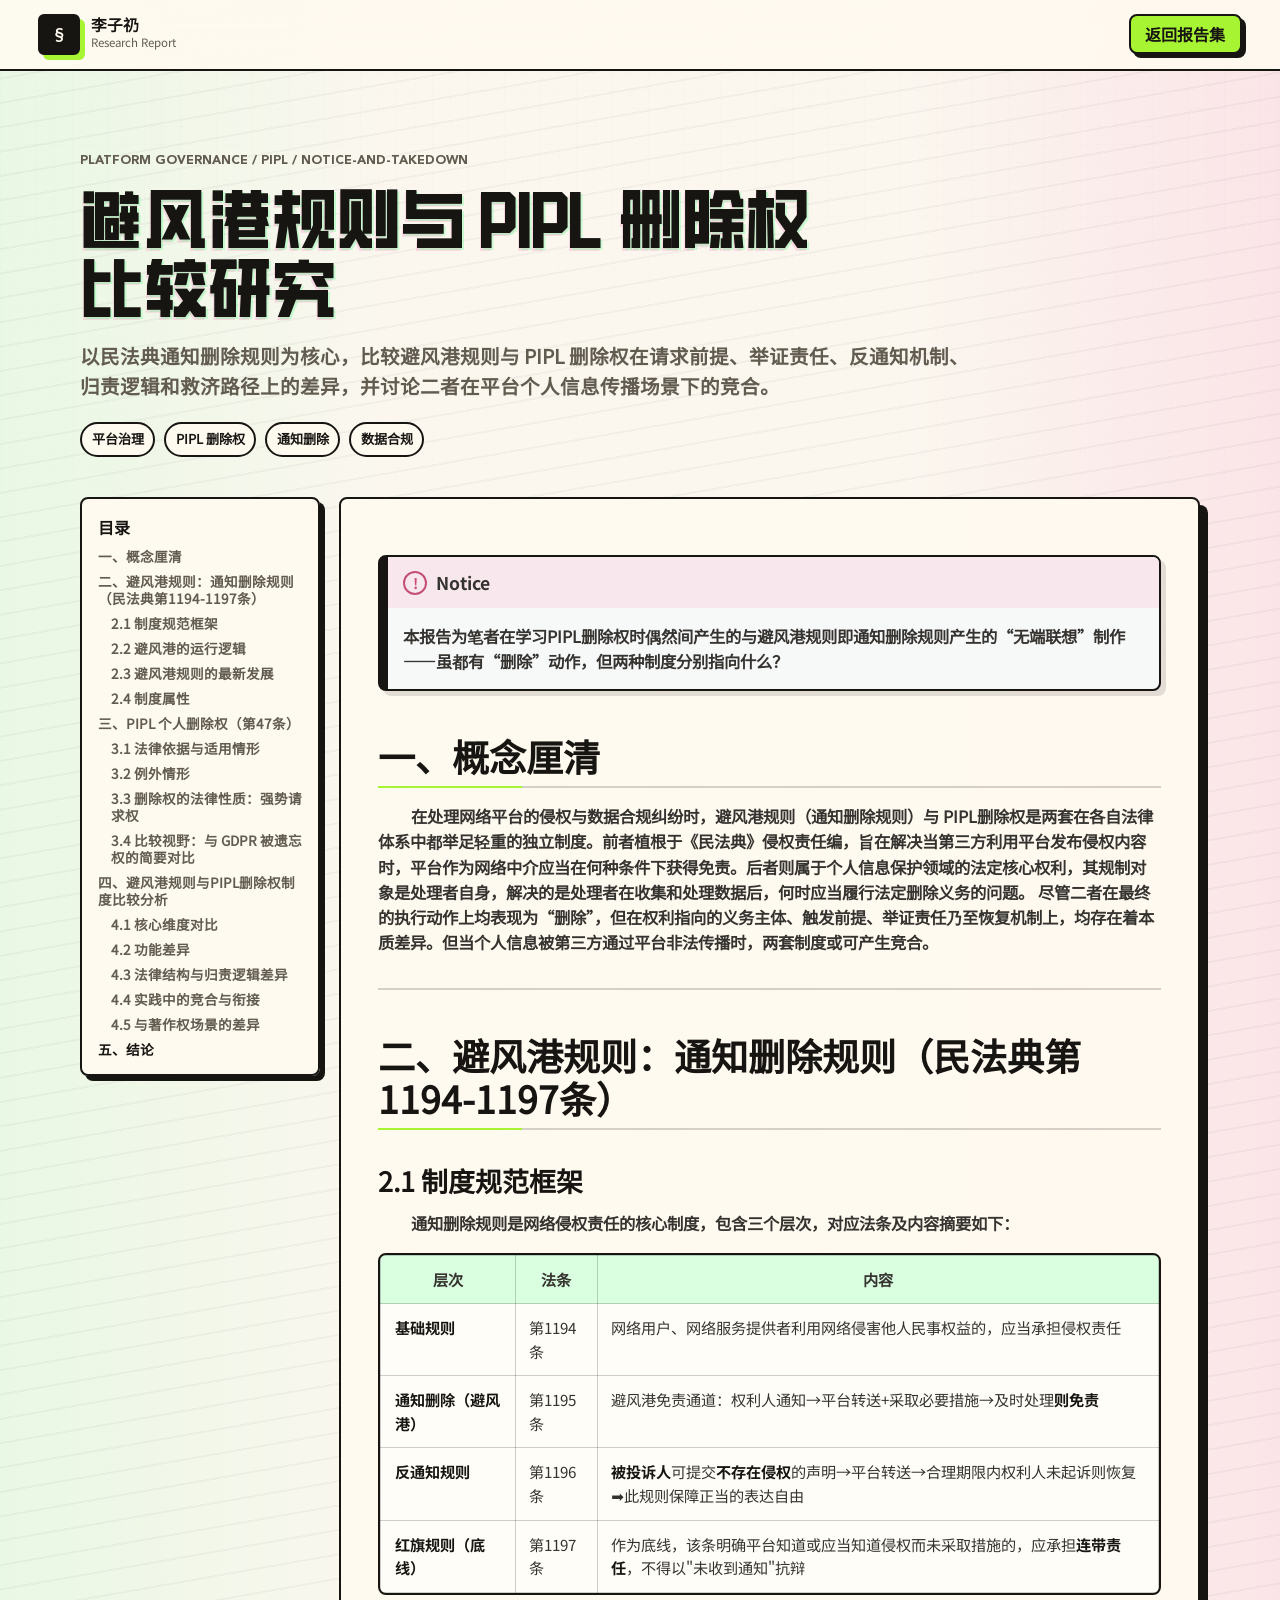
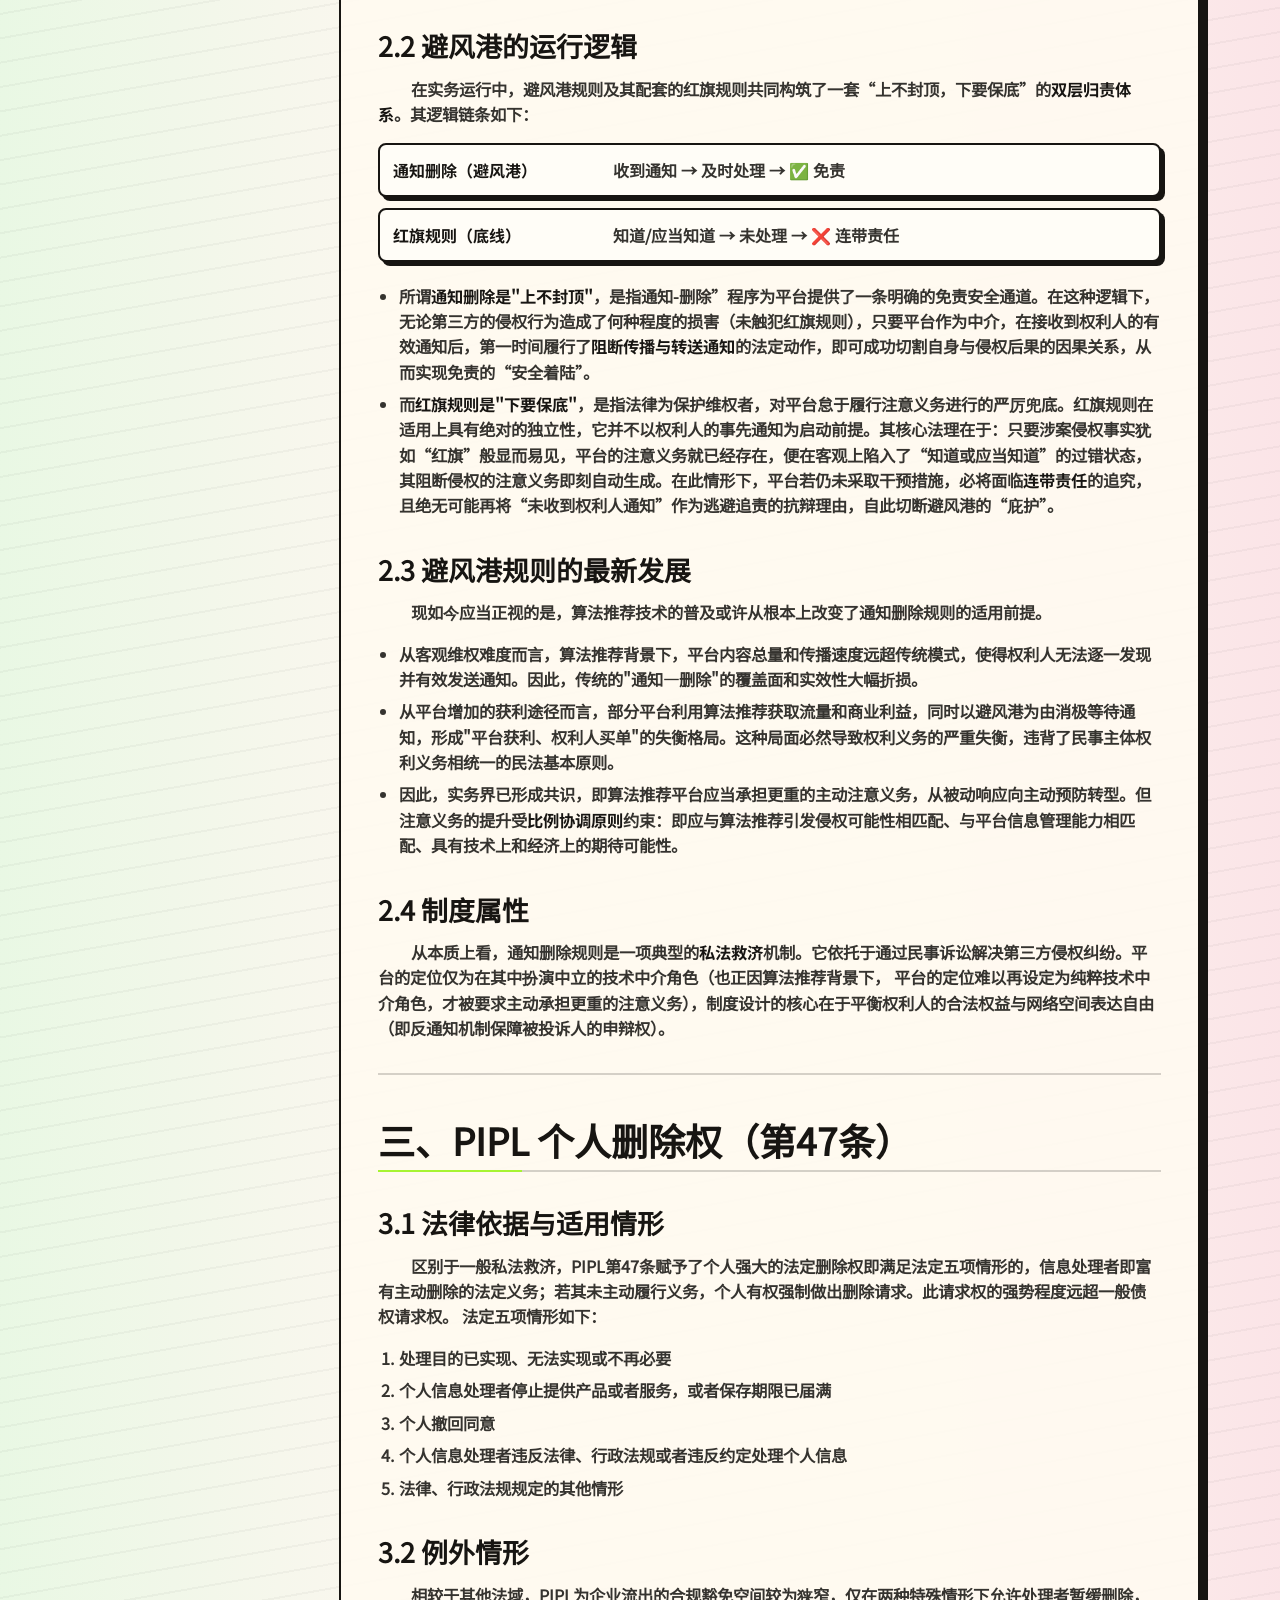
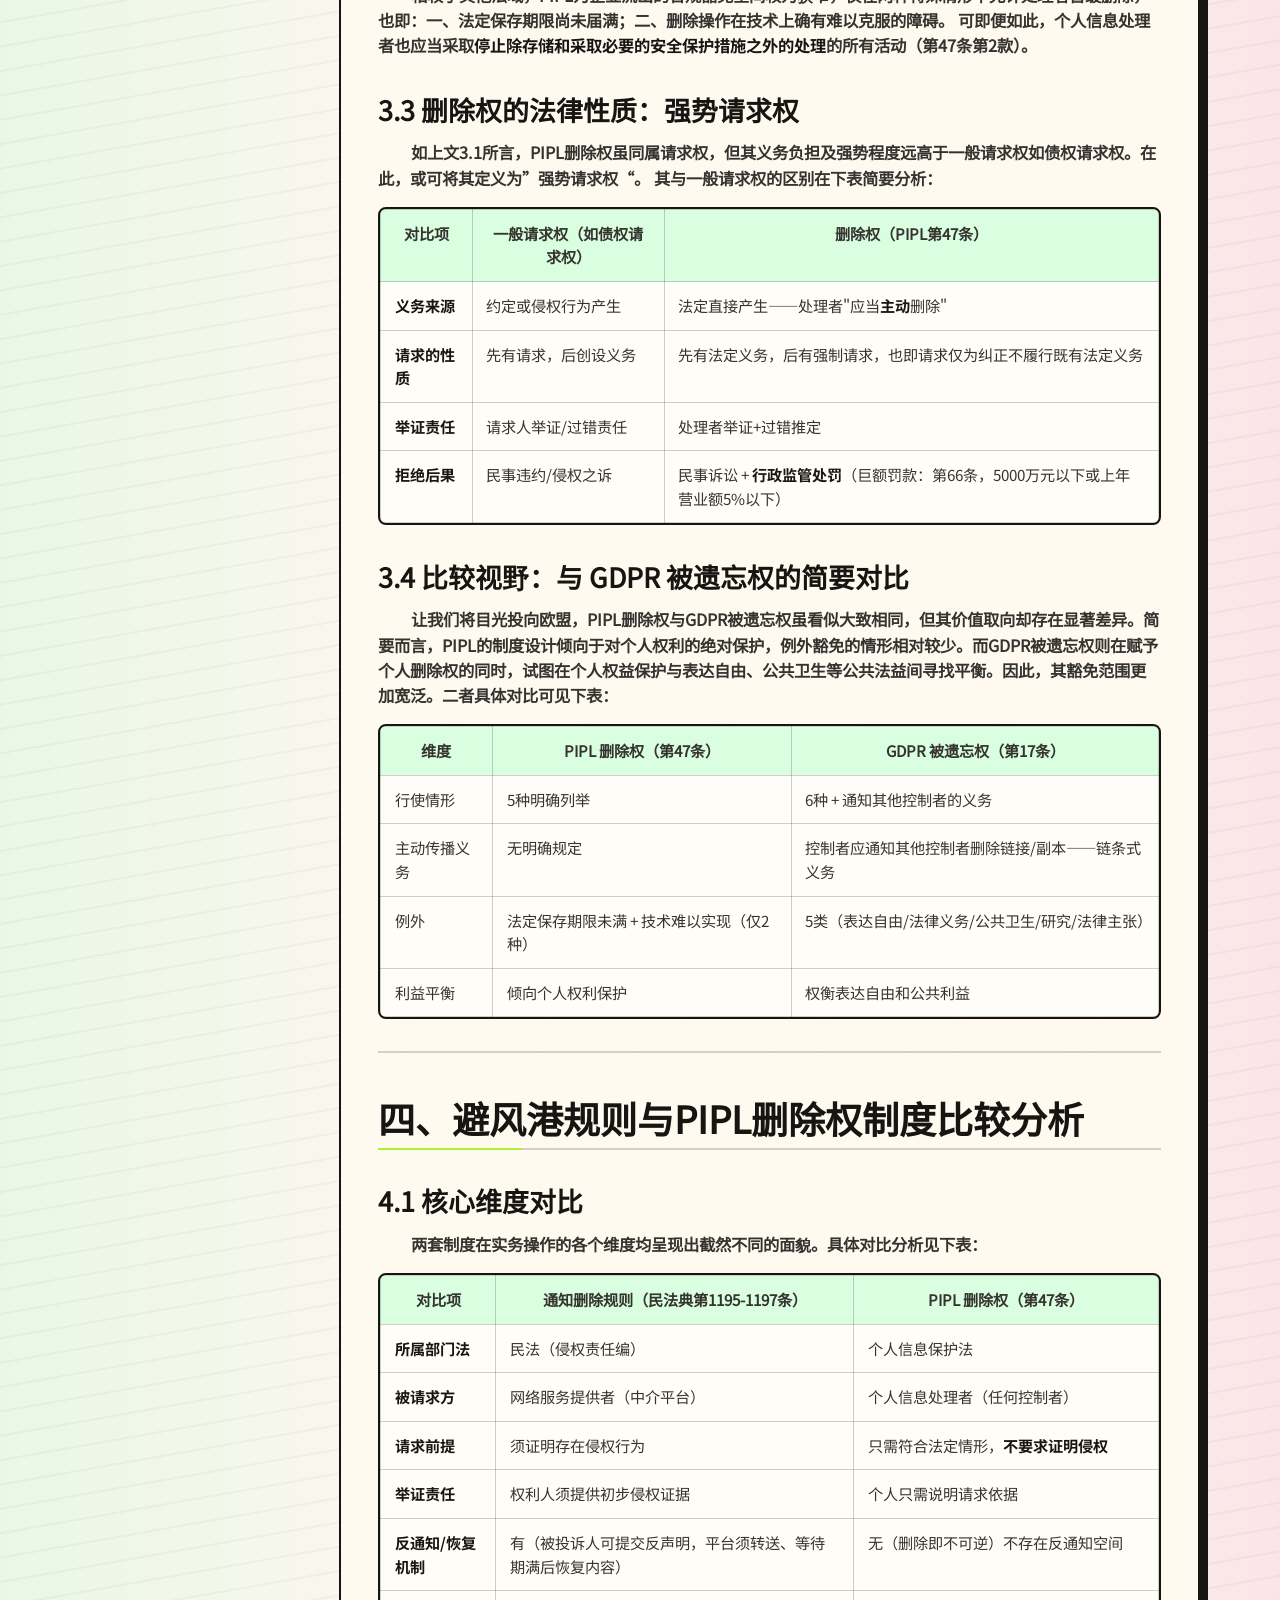
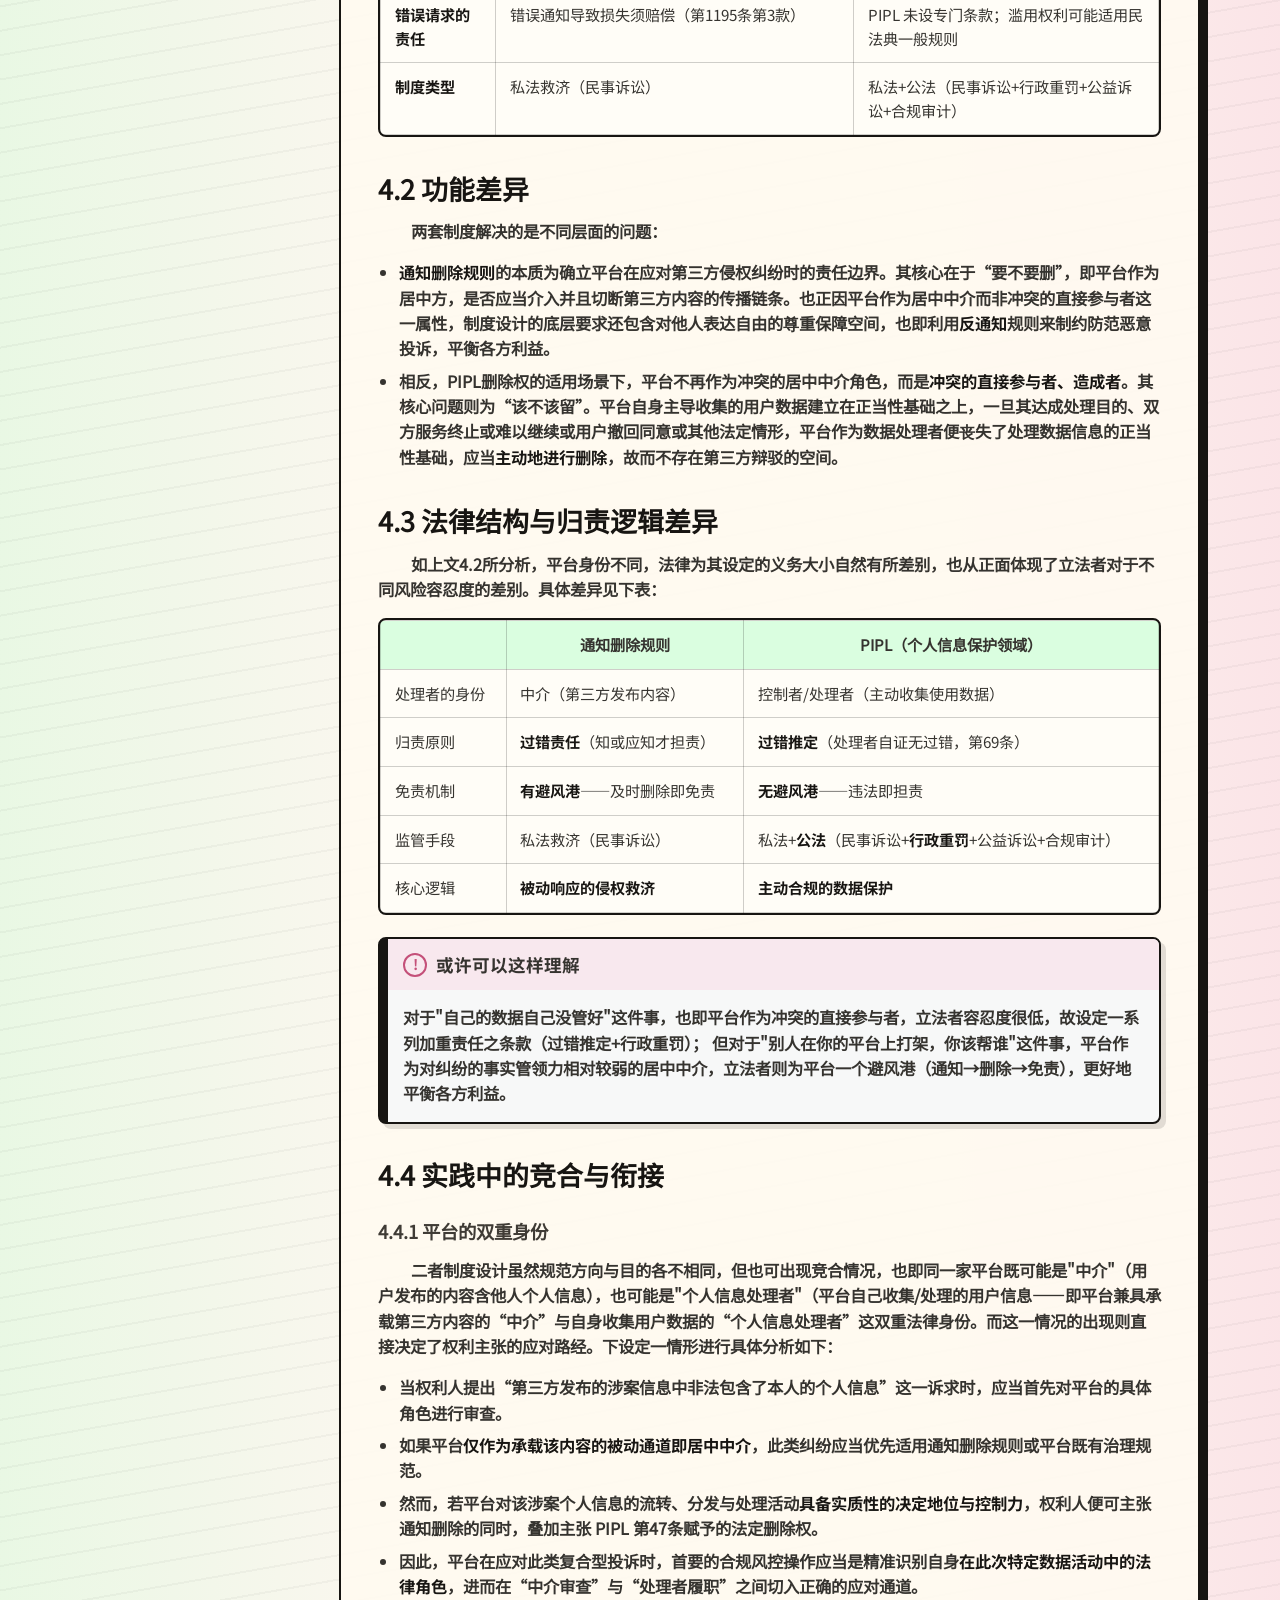
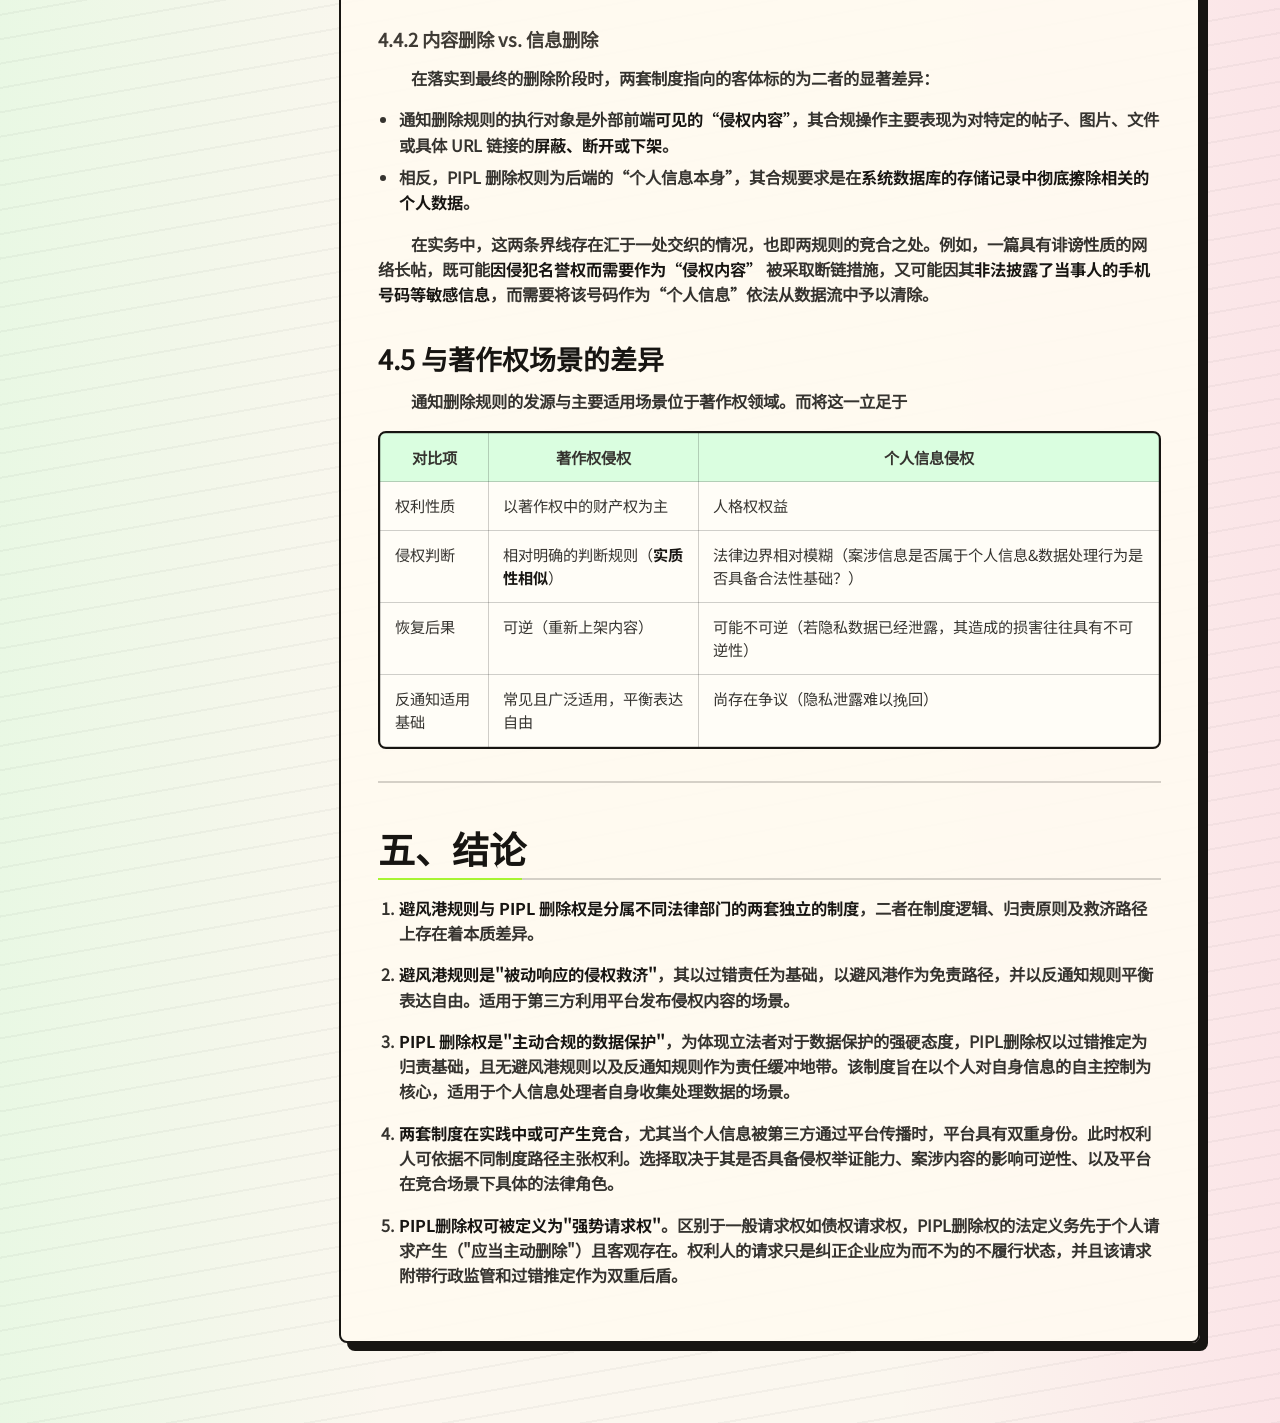
<file: reports/safe-harbor-pipl-erasure.html>
<!doctype html>
<html lang="zh-CN">
  <head>
    <meta charset="utf-8" />
    <meta name="viewport" content="width=device-width, initial-scale=1" />
    <meta name="description" content="避风港规则（通知删除规则）与 PIPL 删除权的比较研究，李子礽互联网法与数据合规研究报告。" />
    <title>避风港规则（通知删除规则）与 PIPL 删除权的比较研究 | 李子礽研究报告</title>
    <link rel="preload" href="../assets/fonts/chuangkit-jingang-subset.woff2" as="font" type="font/woff2" crossorigin />
    <link rel="preload" href="../assets/fonts/source-han-sans-cn-regular-subset.woff2" as="font" type="font/woff2" crossorigin />
    <link rel="preload" href="../assets/fonts/source-han-sans-cn-bold-subset.woff2" as="font" type="font/woff2" crossorigin />
    <link rel="preload" href="../assets/fonts/avenir-black-subset.woff2" as="font" type="font/woff2" crossorigin />
    <link rel="stylesheet" href="../styles.css?v=font-woff2-20260602" />
    <link rel="stylesheet" href="report.css?v=mobile-20260602" />
  </head>
  <body class="report-page">
    <div class="site-noise" aria-hidden="true"></div>

    <header class="report-topbar">
      <a class="brand" href="../index.html#reports" aria-label="返回报告集研究区">
        <span class="brand-mark">§</span>
        <span>
          <strong>李子礽</strong>
          <small>Research Report</small>
        </span>
      </a>
      <a class="back-link" href="../index.html#reports">返回报告集</a>
    </header>

    <main>
      <section class="report-hero">
        <p class="eyebrow">Platform Governance / PIPL / Notice-and-Takedown</p>
        <h1><span>避风港规则与 PIPL 删除权</span><span>比较研究</span></h1>
        <p>
          以民法典通知删除规则为核心，比较避风港规则与 PIPL 删除权在请求前提、举证责任、反通知机制、归责逻辑和救济路径上的差异，并讨论二者在平台个人信息传播场景下的竞合。
        </p>
        <div class="report-tags" aria-label="报告关键词">
          <span>平台治理</span>
          <span>PIPL 删除权</span>
          <span>通知删除</span>
          <span>数据合规</span>
        </div>
      </section>

      <div class="report-shell">
        <aside class="report-toc" aria-label="报告目录">
          <strong>目录</strong>
          <a class="toc-level-2" href="#section-1">一、概念厘清</a>
<a class="toc-level-2" href="#section-2">二、避风港规则：通知删除规则（民法典第1194-1197条）</a>
<a class="toc-level-3" href="#section-3">2.1 制度规范框架</a>
<a class="toc-level-3" href="#section-4">2.2 避风港的运行逻辑</a>
<a class="toc-level-3" href="#section-5">2.3 避风港规则的最新发展</a>
<a class="toc-level-3" href="#section-6">2.4 制度属性</a>
<a class="toc-level-2" href="#section-7">三、PIPL 个人删除权（第47条）</a>
<a class="toc-level-3" href="#section-8">3.1 法律依据与适用情形</a>
<a class="toc-level-3" href="#section-9">3.2 例外情形</a>
<a class="toc-level-3" href="#section-10">3.3 删除权的法律性质：强势请求权</a>
<a class="toc-level-3" href="#section-11">3.4 比较视野：与 GDPR 被遗忘权的简要对比</a>
<a class="toc-level-2" href="#section-12">四、避风港规则与PIPL删除权制度比较分析</a>
<a class="toc-level-3" href="#section-13">4.1 核心维度对比</a>
<a class="toc-level-3" href="#section-14">4.2 功能差异</a>
<a class="toc-level-3" href="#section-15">4.3 法律结构与归责逻辑差异</a>
<a class="toc-level-3" href="#section-16">4.4 实践中的竞合与衔接</a>
<a class="toc-level-3" href="#section-19">4.5 与著作权场景的差异</a>
<a class="toc-level-2" href="#section-20">五、结论</a>
        </aside>

        <article class="report-article">
<aside class="callout callout-note"><div class="callout-title"><span>!</span>Notice</div><p>本报告为笔者在学习PIPL删除权时偶然间产生的与避风港规则即通知删除规则产生的“无端联想”制作——虽都有“删除”动作，但两种制度分别指向什么？</p></aside>
<h2 id="section-1">一、概念厘清</h2>
<p>在处理网络平台的侵权与数据合规纠纷时，避风港规则（通知删除规则）与 PIPL删除权是两套在各自法律体系中都举足轻重的独立制度。前者植根于《民法典》侵权责任编，旨在解决当第三方利用平台发布侵权内容时，平台作为网络中介应当在何种条件下获得免责。后者则属于个人信息保护领域的法定核心权利，其规制对象是处理者自身，解决的是处理者在收集和处理数据后，何时应当履行法定删除义务的问题。 尽管二者在最终的执行动作上均表现为“删除”，但在权利指向的义务主体、触发前提、举证责任乃至恢复机制上，均存在着本质差异。但当个人信息被第三方通过平台非法传播时，两套制度或可产生竞合。</p>
<hr />
<h2 id="section-2">二、避风港规则：通知删除规则（民法典第1194-1197条）</h2>
<h3 id="section-3">2.1 制度规范框架</h3>
<p>通知删除规则是网络侵权责任的核心制度，包含三个层次，对应法条及内容摘要如下：</p>
<div class="table-wrap"><table><thead><tr><th>层次</th><th>法条</th><th>内容</th></tr></thead><tbody><tr><td><strong>基础规则</strong></td><td>第1194条</td><td>网络用户、网络服务提供者利用网络侵害他人民事权益的，应当承担侵权责任</td></tr><tr><td><strong>通知删除（避风港）</strong></td><td>第1195条</td><td>避风港免责通道：权利人通知→平台转送+采取必要措施→及时处理<strong>则免责</strong></td></tr><tr><td><strong>反通知规则</strong></td><td>第1196条</td><td><strong>被投诉人</strong>可提交<strong>不存在侵权</strong>的声明→平台转送→合理期限内权利人未起诉则恢复➡️此规则保障正当的表达自由</td></tr><tr><td><strong>红旗规则（底线）</strong></td><td>第1197条</td><td>作为底线，该条明确平台知道或应当知道侵权而未采取措施的，应承担<strong>连带责任</strong>，不得以&quot;未收到通知&quot;抗辩</td></tr></tbody></table></div>
<h3 id="section-4">2.2 避风港的运行逻辑</h3>
<p>在实务运行中，避风港规则及其配套的红旗规则共同构筑了一套“上不封顶，下要保底”的<strong>双层归责体系</strong>。其逻辑链条如下：</p>
<div class="rule-flow"><div class="flow-row"><strong>通知删除（避风港）</strong><span>收到通知 → 及时处理 → ✅ 免责</span></div><div class="flow-row"><strong>红旗规则（底线）</strong><span>知道/应当知道 → 未处理 → ❌ 连带责任</span></div></div>
<ul><li>所谓<strong>通知删除是&quot;上不封顶&quot;</strong>，是指通知-删除”程序为平台提供了一条明确的免责安全通道。在这种逻辑下，无论第三方的侵权行为造成了何种程度的损害（未触犯红旗规则），只要平台作为中介，在接收到权利人的有效通知后，第一时间履行了<strong>阻断传播与转送通知</strong>的法定动作，即可成功切割自身与侵权后果的因果关系，从而实现免责的“安全着陆”。</li><li>而<strong>红旗规则是&quot;下要保底&quot;</strong>，是指法律为保护维权者，对平台怠于履行注意义务进行的严厉兜底。红旗规则在适用上具有绝对的独立性，它并不以权利人的事先通知为启动前提。其核心法理在于：只要涉案侵权事实犹如“红旗”般显而易见，平台的注意义务就已经存在，便在客观上陷入了“知道或应当知道”的过错状态，其阻断侵权的注意义务即刻自动生成。在此情形下，平台若仍未采取干预措施，必将面临<strong>连带责任</strong>的追究，且绝无可能再将“未收到权利人通知”作为逃避追责的抗辩理由，自此切断避风港的“庇护”。</li></ul>
<h3 id="section-5">2.3 避风港规则的最新发展</h3>
<p>现如今应当正视的是，算法推荐技术的普及或许从根本上改变了通知删除规则的适用前提。</p>
<ul><li>从客观维权难度而言，算法推荐背景下，平台内容总量和传播速度远超传统模式，使得权利人无法逐一发现并有效发送通知。因此，传统的&quot;通知—删除&quot;的覆盖面和实效性大幅折损。</li><li>从平台增加的获利途径而言，部分平台利用算法推荐获取流量和商业利益，同时以避风港为由消极等待通知，形成&quot;平台获利、权利人买单&quot;的失衡格局。这种局面必然导致权利义务的严重失衡，违背了民事主体权利义务相统一的民法基本原则。</li><li>因此，实务界已形成共识，即算法推荐平台应当承担更重的主动注意义务，从被动响应向主动预防转型。但注意义务的提升受<strong>比例协调原则</strong>约束：即应与算法推荐引发侵权可能性相匹配、与平台信息管理能力相匹配、具有技术上和经济上的期待可能性。</li></ul>
<h3 id="section-6">2.4 制度属性</h3>
<p>从本质上看，通知删除规则是一项典型的<strong>私法救济</strong>机制。它依托于通过民事诉讼解决第三方侵权纠纷。平台的定位仅为在其中扮演中立的技术中介角色（也正因算法推荐背景下， 平台的定位难以再设定为纯粹技术中介角色，才被要求主动承担更重的注意义务），制度设计的核心在于平衡权利人的合法权益与网络空间表达自由（即反通知机制保障被投诉人的申辩权）。</p>
<hr />
<h2 id="section-7">三、PIPL 个人删除权（第47条）</h2>
<h3 id="section-8">3.1 法律依据与适用情形</h3>
<p>区别于一般私法救济，PIPL第47条赋予了个人强大的法定删除权即满足法定五项情形的，信息处理者即富有主动删除的法定义务；若其未主动履行义务，个人有权强制做出删除请求。此请求权的强势程度远超一般债权请求权。 法定五项情形如下：</p>
<ol><li>处理目的已实现、无法实现或不再必要</li><li>个人信息处理者停止提供产品或者服务，或者保存期限已届满</li><li>个人撤回同意</li><li>个人信息处理者违反法律、行政法规或者违反约定处理个人信息</li><li>法律、行政法规规定的其他情形</li></ol>
<h3 id="section-9">3.2 例外情形</h3>
<p>相较于其他法域，PIPL为企业流出的合规豁免空间较为狭窄，仅在两种特殊情形下允许处理者暂缓删除，也即：一、法定保存期限尚未届满；二、删除操作在技术上确有难以克服的障碍。 可即便如此，个人信息处理者也应当采取<strong>停止除存储和采取必要的安全保护措施之外的处理</strong>的所有活动（第47条第2款）。</p>
<h3 id="section-10">3.3 删除权的法律性质：强势请求权</h3>
<p>如上文3.1所言，PIPL删除权虽同属请求权，但其义务负担及强势程度远高于一般请求权如债权请求权。在此，或可将其定义为”强势请求权“。 其与一般请求权的区别在下表简要分析：</p>
<div class="table-wrap"><table><thead><tr><th>对比项</th><th>一般请求权（如债权请求权）</th><th>删除权（PIPL第47条）</th></tr></thead><tbody><tr><td><strong>义务来源</strong></td><td>约定或侵权行为产生</td><td>法定直接产生——处理者&quot;应当<strong>主动</strong>删除&quot;</td></tr><tr><td><strong>请求的性质</strong></td><td>先有请求，后创设义务</td><td>先有法定义务，后有强制请求，也即请求仅为纠正不履行既有法定义务</td></tr><tr><td><strong>举证责任</strong></td><td>请求人举证/过错责任</td><td>处理者举证+过错推定</td></tr><tr><td><strong>拒绝后果</strong></td><td>民事违约/侵权之诉</td><td>民事诉讼 + <strong>行政监管处罚</strong>（巨额罚款：第66条，5000万元以下或上年营业额5%以下）</td></tr></tbody></table></div>
<h3 id="section-11">3.4 比较视野：与 GDPR 被遗忘权的简要对比</h3>
<p>让我们将目光投向欧盟，PIPL删除权与GDPR被遗忘权虽看似大致相同，但其价值取向却存在显著差异。简要而言，PIPL的制度设计倾向于对个人权利的绝对保护，例外豁免的情形相对较少。而GDPR被遗忘权则在赋予个人删除权的同时，试图在个人权益保护与表达自由、公共卫生等公共法益间寻找平衡。因此，其豁免范围更加宽泛。二者具体对比可见下表：</p>
<div class="table-wrap"><table><thead><tr><th>维度</th><th>PIPL 删除权（第47条）</th><th>GDPR 被遗忘权（第17条）</th></tr></thead><tbody><tr><td>行使情形</td><td>5种明确列举</td><td>6种 + 通知其他控制者的义务</td></tr><tr><td>主动传播义务</td><td>无明确规定</td><td>控制者应通知其他控制者删除链接/副本——链条式义务</td></tr><tr><td>例外</td><td>法定保存期限未满 + 技术难以实现（仅2种）</td><td>5类（表达自由/法律义务/公共卫生/研究/法律主张）</td></tr><tr><td>利益平衡</td><td>倾向个人权利保护</td><td>权衡表达自由和公共利益</td></tr></tbody></table></div>
<hr />
<h2 id="section-12">四、避风港规则与PIPL删除权制度比较分析</h2>
<h3 id="section-13">4.1 核心维度对比</h3>
<p>两套制度在实务操作的各个维度均呈现出截然不同的面貌。具体对比分析见下表：</p>
<div class="table-wrap"><table><thead><tr><th>对比项</th><th>通知删除规则（民法典第1195-1197条）</th><th>PIPL 删除权（第47条）</th></tr></thead><tbody><tr><td><strong>所属部门法</strong></td><td>民法（侵权责任编）</td><td>个人信息保护法</td></tr><tr><td><strong>被请求方</strong></td><td>网络服务提供者（中介平台）</td><td>个人信息处理者（任何控制者）</td></tr><tr><td><strong>请求前提</strong></td><td>须证明存在侵权行为</td><td>只需符合法定情形，<strong>不要求证明侵权</strong></td></tr><tr><td><strong>举证责任</strong></td><td>权利人须提供初步侵权证据</td><td>个人只需说明请求依据</td></tr><tr><td><strong>反通知/恢复机制</strong></td><td>有（被投诉人可提交反声明，平台须转送、等待期满后恢复内容）</td><td>无（删除即不可逆）不存在反通知空间</td></tr><tr><td><strong>错误请求的责任</strong></td><td>错误通知导致损失须赔偿（第1195条第3款）</td><td>PIPL 未设专门条款；滥用权利可能适用民法典一般规则</td></tr><tr><td><strong>制度类型</strong></td><td>私法救济（民事诉讼）</td><td>私法+公法（民事诉讼+行政重罚+公益诉讼+合规审计）</td></tr></tbody></table></div>
<h3 id="section-14">4.2 功能差异</h3>
<p>两套制度解决的是不同层面的问题：</p>
<ul><li><strong>通知删除规则</strong>的本质为确立平台在应对第三方侵权纠纷时的责任边界。其核心在于“要不要删”，即平台作为居中方，是否应当介入并且切断第三方内容的传播链条。也正因平台作为居中中介而非冲突的直接参与者这一属性，制度设计的底层要求还包含对他人表达自由的尊重保障空间，也即利用<strong>反通知</strong>规则来制约防范恶意投诉，平衡各方利益。</li><li>相反，PIPL删除权的适用场景下，平台不再作为冲突的居中中介角色，而是<strong>冲突的直接参与者、造成者</strong>。其核心问题则为“该不该留”。平台自身主导收集的用户数据建立在正当性基础之上，一旦其达成处理目的、双方服务终止或难以继续或用户撤回同意或其他法定情形，平台作为数据处理者便丧失了处理数据信息的正当性基础，应当<strong>主动地进行删除</strong>，故而不存在第三方辩驳的空间。</li></ul>
<h3 id="section-15">4.3 法律结构与归责逻辑差异</h3>
<p>如上文4.2所分析，平台身份不同，法律为其设定的义务大小自然有所差别，也从正面体现了立法者对于不同风险容忍度的差别。具体差异见下表：</p>
<div class="table-wrap"><table><thead><tr><th></th><th>通知删除规则</th><th>PIPL（个人信息保护领域）</th></tr></thead><tbody><tr><td>处理者的身份</td><td>中介（第三方发布内容）</td><td>控制者/处理者（主动收集使用数据）</td></tr><tr><td>归责原则</td><td><strong>过错责任</strong>（知或应知才担责）</td><td><strong>过错推定</strong>（处理者自证无过错，第69条）</td></tr><tr><td>免责机制</td><td><strong>有避风港</strong>——及时删除即免责</td><td><strong>无避风港</strong>——违法即担责</td></tr><tr><td>监管手段</td><td>私法救济（民事诉讼）</td><td>私法+<strong>公法</strong>（民事诉讼+<strong>行政重罚</strong>+公益诉讼+合规审计）</td></tr><tr><td>核心逻辑</td><td><strong>被动响应的侵权救济</strong></td><td><strong>主动合规的数据保护</strong></td></tr></tbody></table></div>
<aside class="callout callout-note"><div class="callout-title"><span>!</span>或许可以这样理解</div><p>对于&quot;自己的数据自己没管好&quot;这件事，也即平台作为冲突的直接参与者，立法者容忍度很低，故设定一系列加重责任之条款（过错推定+行政重罚）； 但对于&quot;别人在你的平台上打架，你该帮谁&quot;这件事，平台作为对纠纷的事实管领力相对较弱的居中中介，立法者则为平台一个避风港（通知→删除→免责），更好地平衡各方利益。</p></aside>
<h3 id="section-16">4.4 实践中的竞合与衔接</h3>
<h4 id="section-17">4.4.1 平台的双重身份</h4>
<p>二者制度设计虽然规范方向与目的各不相同，但也可出现竞合情况，也即同一家平台既可能是&quot;中介&quot;（用户发布的内容含他人个人信息），也可能是&quot;个人信息处理者&quot;（平台自己收集/处理的用户信息——即平台兼具承载第三方内容的“中介”与自身收集用户数据的“个人信息处理者”这双重法律身份。而这一情况的出现则直接决定了权利主张的应对路经。下设定一情形进行具体分析如下：</p>
<ul><li>当权利人提出“第三方发布的涉案信息中非法包含了本人的个人信息”这一诉求时，应当首先对平台的具体角色进行审查。</li><li>如果平台<strong>仅作为承载该内容的被动通道即居中中介</strong>，此类纠纷应当优先适用通知删除规则或平台既有治理规范。</li><li>然而，若平台对该涉案个人信息的流转、分发与处理活动<strong>具备实质性的决定地位与控制力</strong>，权利人便可主张通知删除的同时，叠加主张 PIPL 第47条赋予的法定删除权。</li><li>因此，平台在应对此类复合型投诉时，首要的合规风控操作应当是精准识别自身<strong>在此次特定数据活动中的法律角色</strong>，进而在“中介审查”与“处理者履职”之间切入正确的应对通道。</li></ul>
<h4 id="section-18">4.4.2 内容删除 vs. 信息删除</h4>
<p>在落实到最终的删除阶段时，两套制度指向的客体标的为二者的显著差异：</p>
<ul><li>通知删除规则的执行对象是外部前端<strong>可见的“侵权内容”</strong>，其合规操作主要表现为对特定的帖子、图片、文件或具体 URL 链接的<strong>屏蔽、断开或下架</strong>。</li><li>相反，PIPL 删除权则为后端的“个人信息本身”，其合规要求是在<strong>系统数据库的存储记录中彻底擦除相关的个人数据</strong>。</li></ul>
<p>在实务中，这两条界线存在汇于一处交织的情况，也即两规则的竞合之处。例如，一篇具有诽谤性质的网络长帖，既可能<strong>因侵犯名誉权而需要作为“侵权内容”</strong> 被采取断链措施，又可能因其<strong>非法披露了当事人的手机号码等敏感信息</strong>，而需要将该号码作为“个人信息”依法从数据流中予以清除。</p>
<h3 id="section-19">4.5 与著作权场景的差异</h3>
<p>通知删除规则的发源与主要适用场景位于著作权领域。而将这一立足于</p>
<div class="table-wrap"><table><thead><tr><th>对比项</th><th>著作权侵权</th><th>个人信息侵权</th></tr></thead><tbody><tr><td>权利性质</td><td>以著作权中的财产权为主</td><td>人格权权益</td></tr><tr><td>侵权判断</td><td>相对明确的判断规则（<strong>实质性相似</strong>）</td><td>法律边界相对模糊（案涉信息是否属于个人信息&amp;数据处理行为是否具备合法性基础？）</td></tr><tr><td>恢复后果</td><td>可逆（重新上架内容）</td><td>可能不可逆（若隐私数据已经泄露，其造成的损害往往具有不可逆性）</td></tr><tr><td>反通知适用基础</td><td>常见且广泛适用，平衡表达自由</td><td>尚存在争议（隐私泄露难以挽回）</td></tr></tbody></table></div>
<hr />
<h2 id="section-20">五、结论</h2>
<ol><li><strong>避风港规则与 PIPL 删除权是分属不同法律部门的两套独立的制度</strong>，二者在制度逻辑、归责原则及救济路径上存在着本质差异。</li></ol>
<ol start="2"><li><strong>避风港规则是&quot;被动响应的侵权救济&quot;</strong>，其以过错责任为基础，以避风港作为免责路径，并以反通知规则平衡表达自由。适用于第三方利用平台发布侵权内容的场景。</li></ol>
<ol start="3"><li><strong>PIPL 删除权是&quot;主动合规的数据保护&quot;</strong>，为体现立法者对于数据保护的强硬态度，PIPL删除权以过错推定为归责基础，且无避风港规则以及反通知规则作为责任缓冲地带。该制度旨在以个人对自身信息的自主控制为核心，适用于个人信息处理者自身收集处理数据的场景。</li></ol>
<ol start="4"><li><strong>两套制度在实践中或可产生竞合</strong>，尤其当个人信息被第三方通过平台传播时，平台具有双重身份。此时权利人可依据不同制度路径主张权利。选择取决于其是否具备侵权举证能力、案涉内容的影响可逆性、以及平台在竞合场景下具体的法律角色。</li></ol>
<ol start="5"><li><strong>PIPL删除权可被定义为&quot;强势请求权&quot;</strong>。区别于一般请求权如债权请求权，PIPL删除权的法定义务先于个人请求产生（&quot;应当主动删除&quot;）且客观存在。权利人的请求只是纠正企业应为而不为的不履行状态，并且该请求附带行政监管和过错推定作为双重后盾。</li></ol>
        </article>
      </div>
    </main>

    <script src="report.js"></script>
  </body>
</html>
</file>
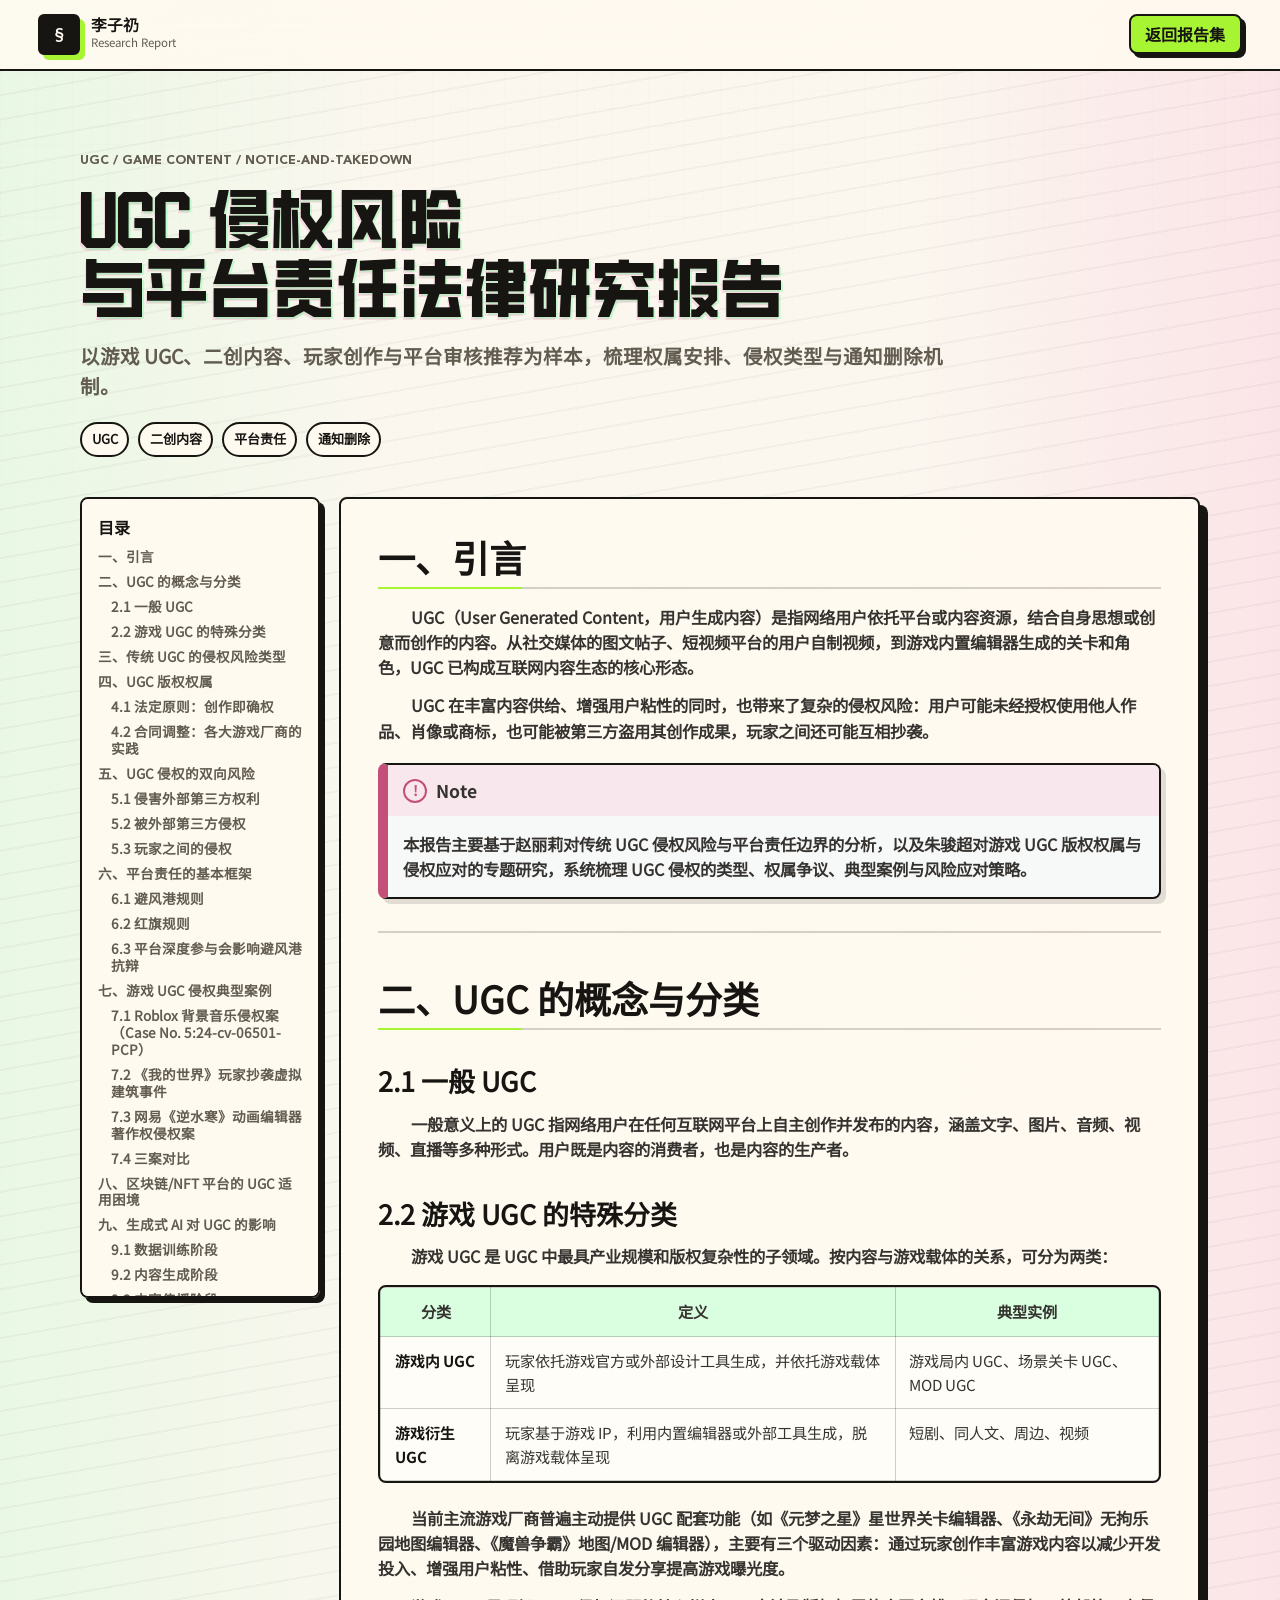
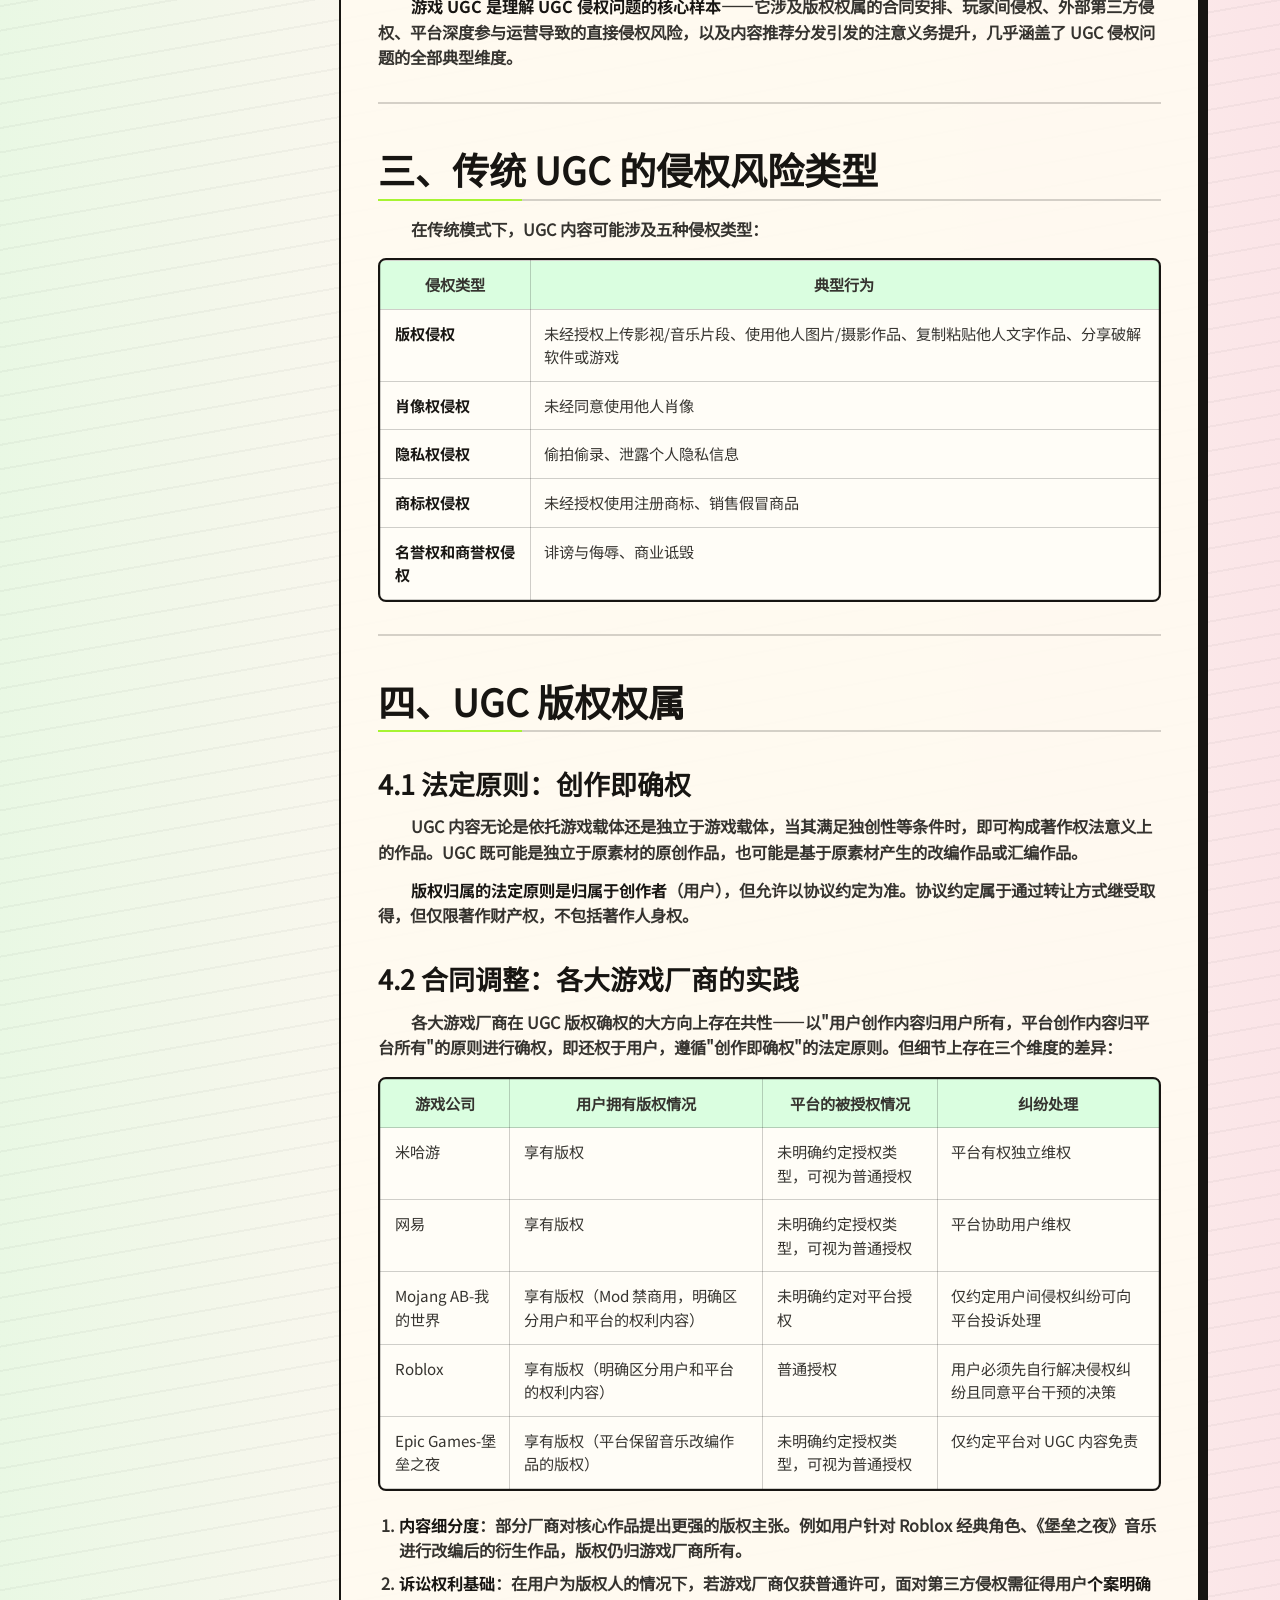
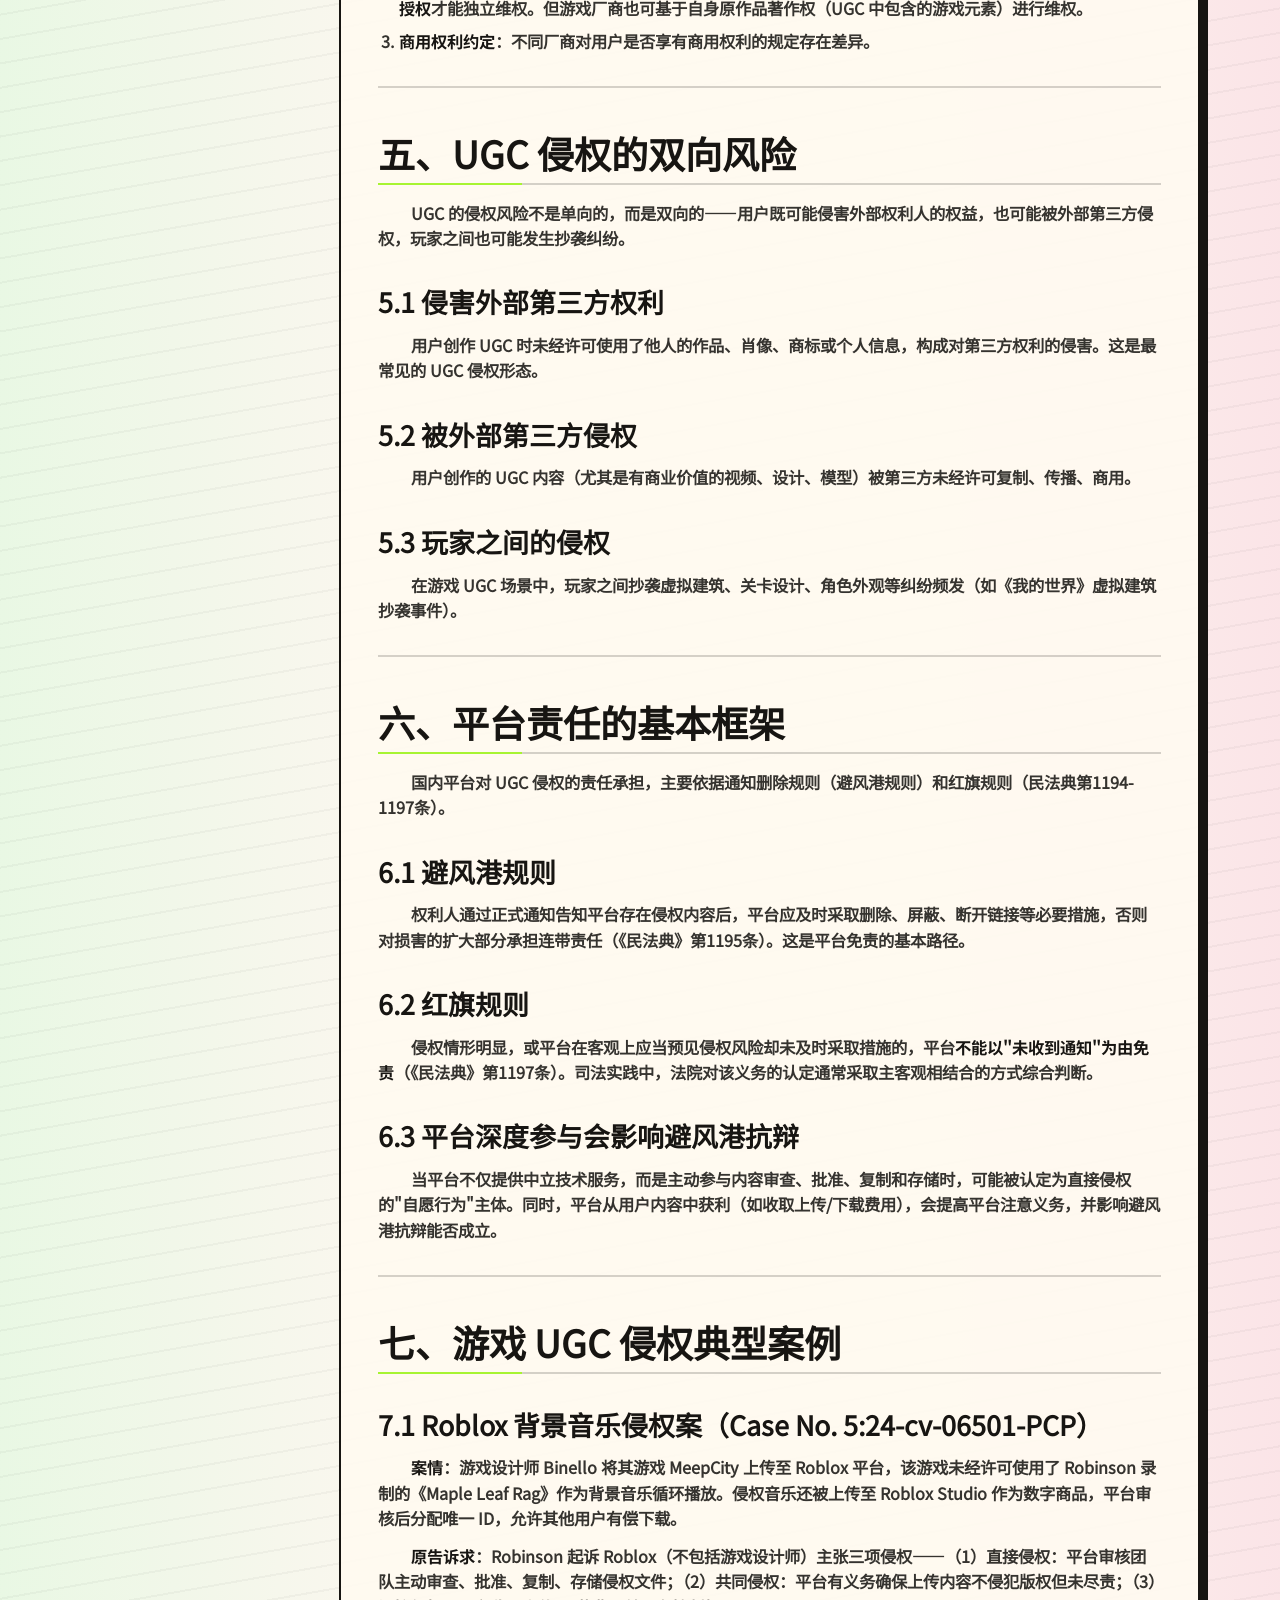
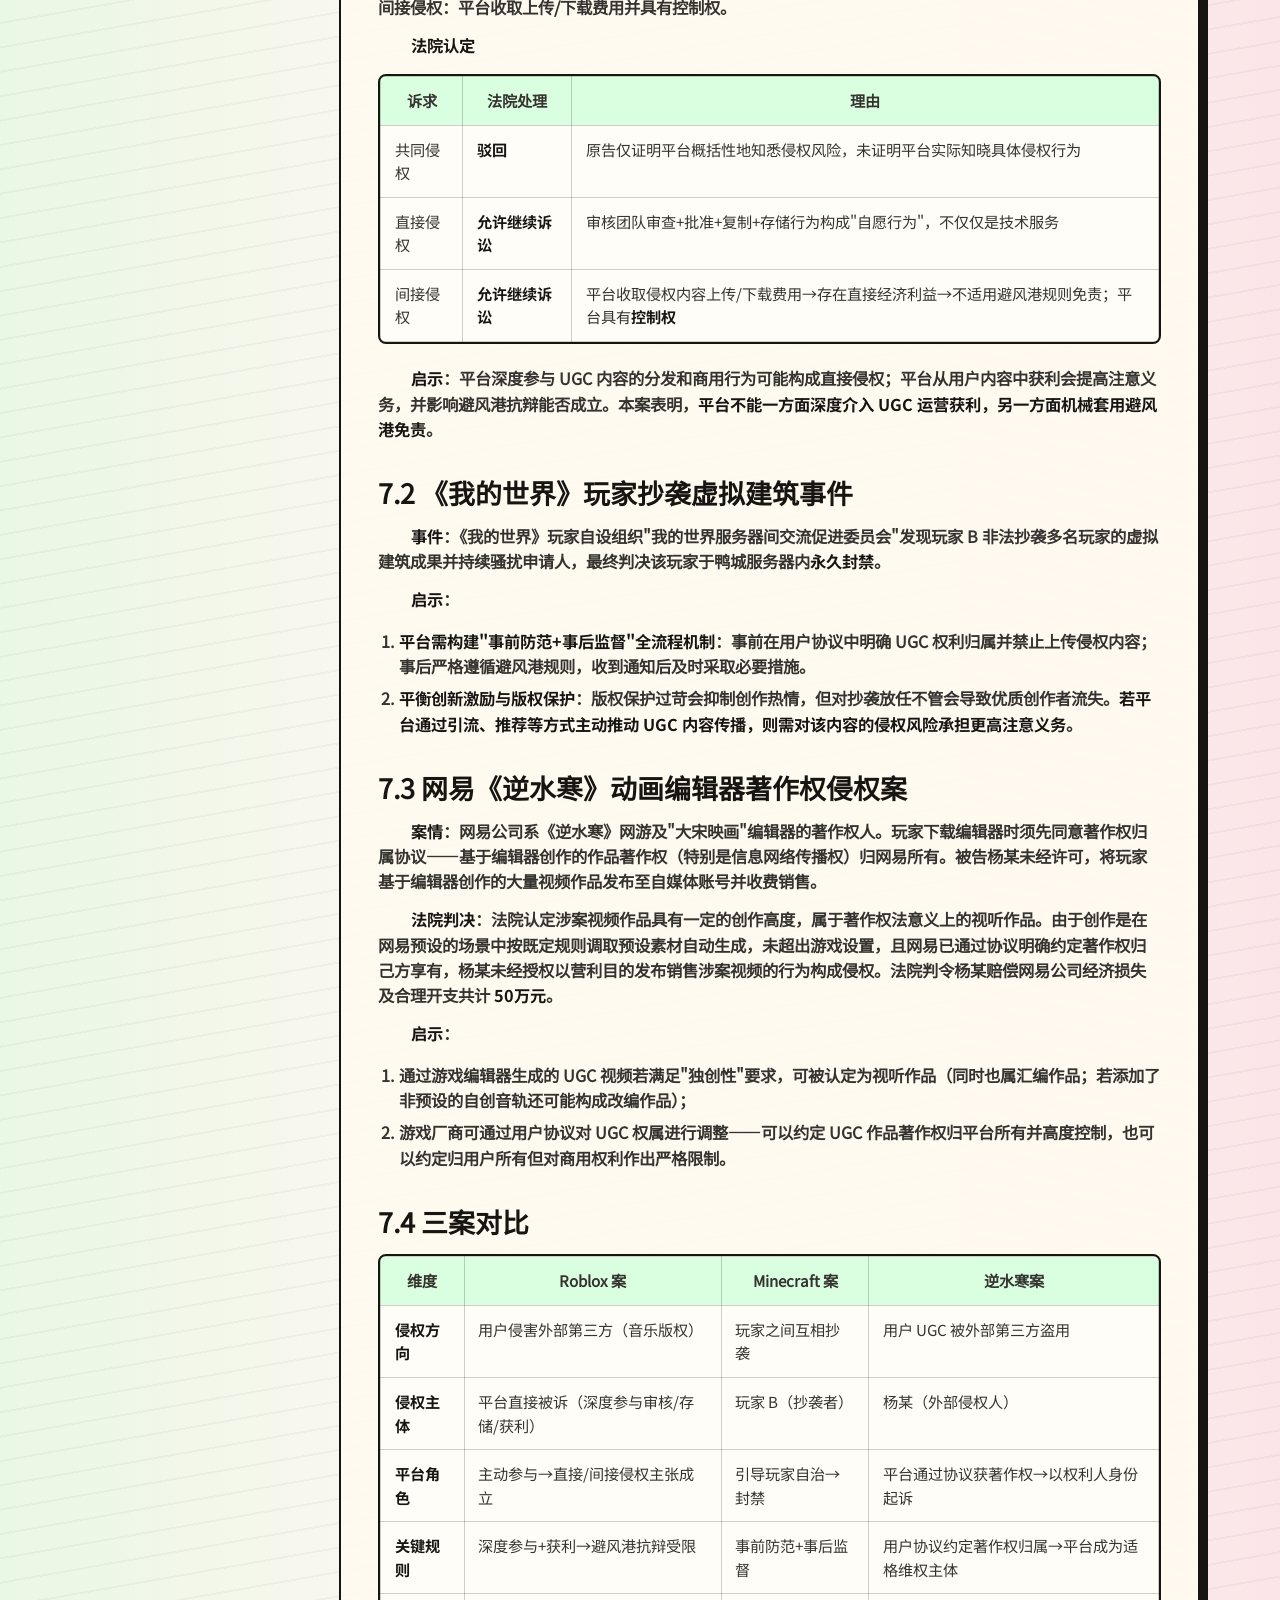
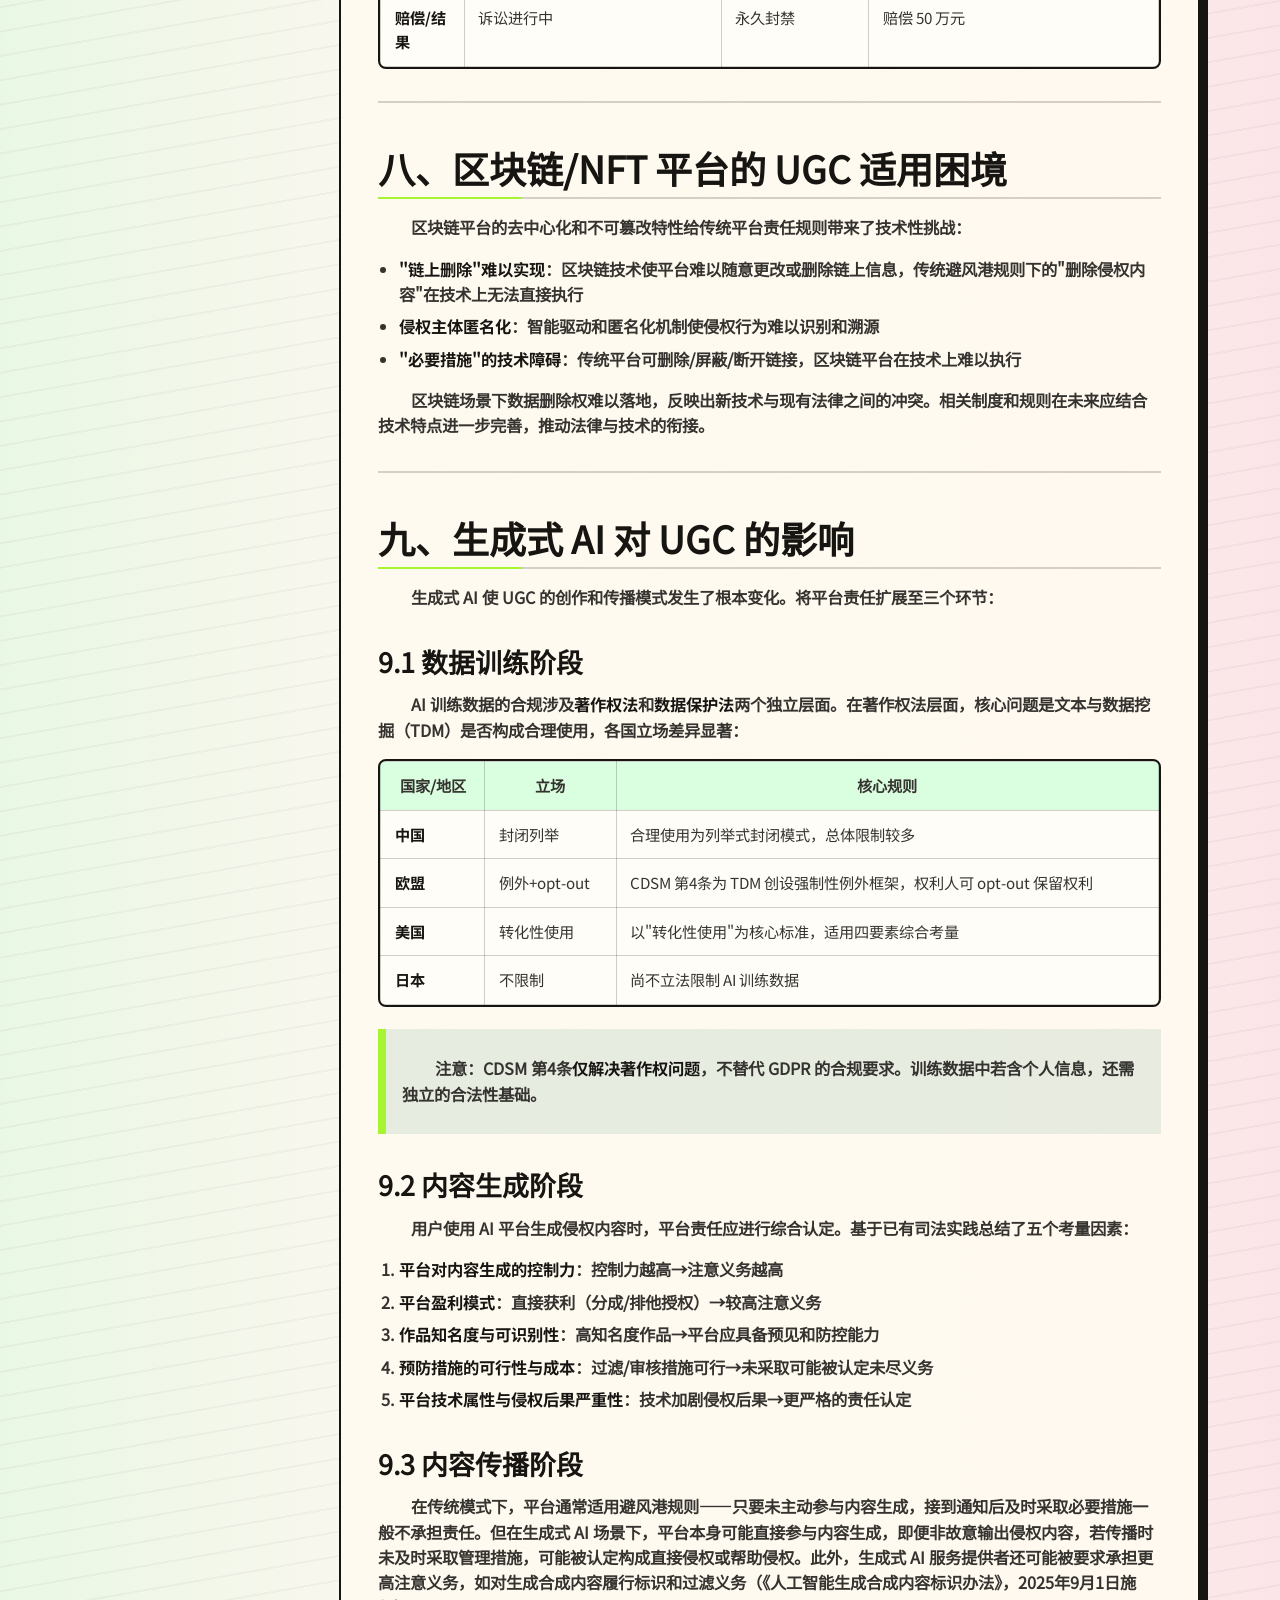
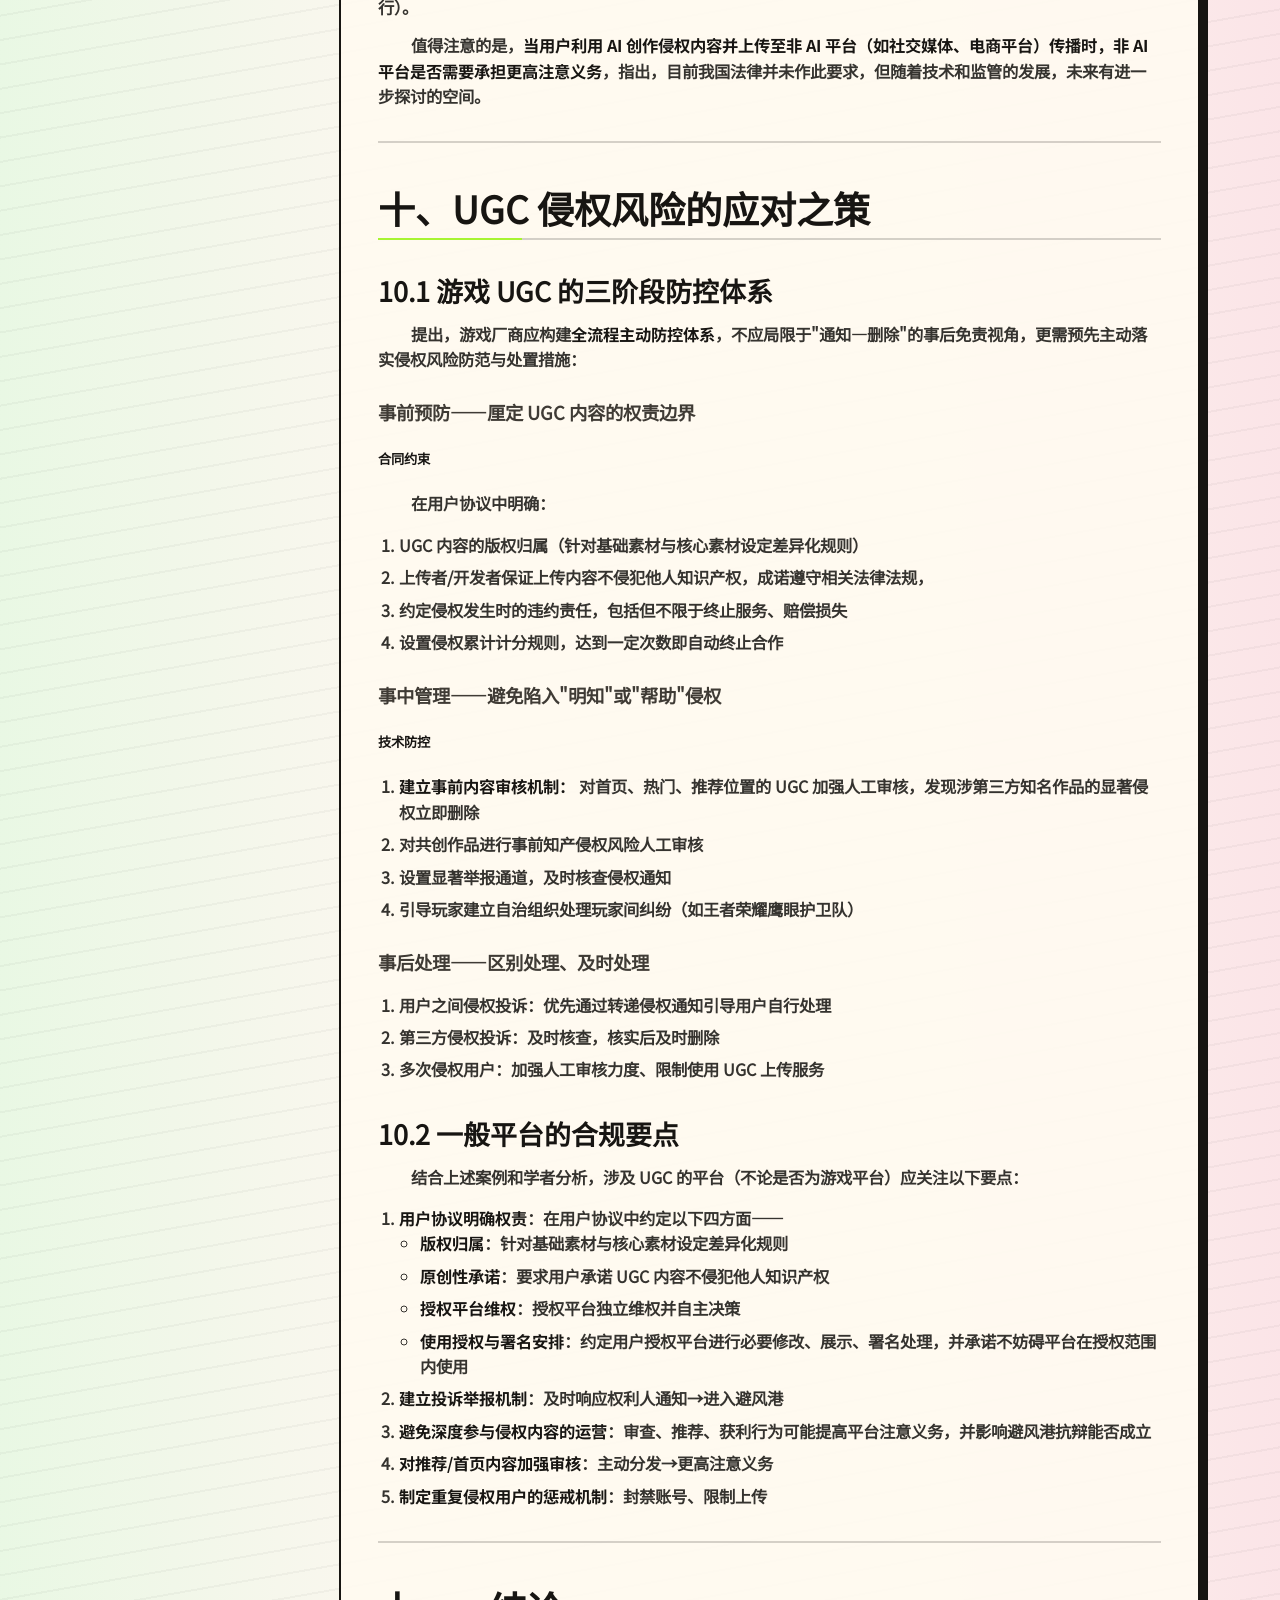
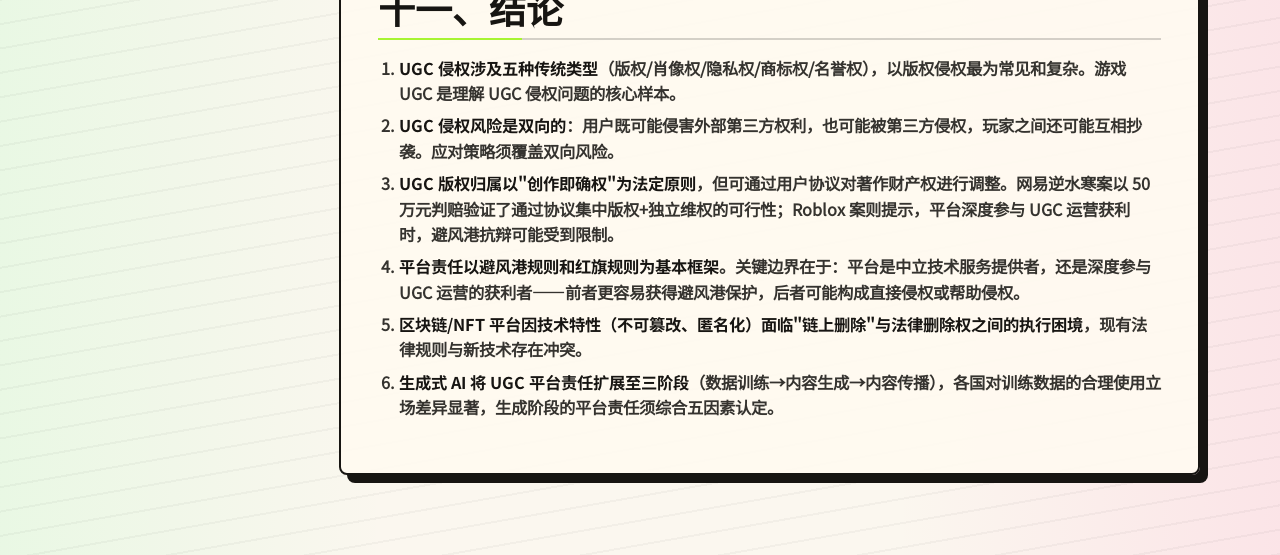
<file: reports/ugc-platform-liability.html>
<!doctype html>
<html lang="zh-CN">
  <head>
    <meta charset="utf-8" />
    <meta name="viewport" content="width=device-width, initial-scale=1" />
    <meta name="description" content="UGC 侵权风险与平台责任法律研究报告，围绕游戏 UGC、二创内容、平台审核推荐和通知删除机制展开。" />
    <title>UGC 侵权风险与平台责任法律研究报告 | 李子礽研究报告</title>
    <link rel="preload" href="../assets/fonts/chuangkit-jingang-subset.woff2" as="font" type="font/woff2" crossorigin />
    <link rel="preload" href="../assets/fonts/source-han-sans-cn-regular-subset.woff2" as="font" type="font/woff2" crossorigin />
    <link rel="preload" href="../assets/fonts/source-han-sans-cn-bold-subset.woff2" as="font" type="font/woff2" crossorigin />
    <link rel="preload" href="../assets/fonts/avenir-black-subset.woff2" as="font" type="font/woff2" crossorigin />
    <link rel="stylesheet" href="../styles.css?v=font-woff2-20260602" />
    <link rel="stylesheet" href="report.css?v=mobile-20260602" />
  </head>
  <body class="report-page">
    <div class="site-noise" aria-hidden="true"></div>

    <header class="report-topbar">
      <a class="brand" href="../index.html#reports" aria-label="返回报告集研究区">
        <span class="brand-mark">§</span>
        <span>
          <strong>李子礽</strong>
          <small>Research Report</small>
        </span>
      </a>
      <a class="back-link" href="../index.html#reports">返回报告集</a>
    </header>

    <main>
      <section class="report-hero">
        <p class="eyebrow">UGC / Game Content / Notice-and-Takedown</p>
        <h1><span>UGC 侵权风险</span><span>与平台责任法律研究报告</span></h1>
        <p>
          以游戏 UGC、二创内容、玩家创作与平台审核推荐为样本，梳理权属安排、侵权类型与通知删除机制。
        </p>
        <div class="report-tags" aria-label="报告关键词">
          <span>UGC</span>
          <span>二创内容</span>
          <span>平台责任</span>
          <span>通知删除</span>
        </div>
      </section>

      <div class="report-shell">
        <aside class="report-toc" aria-label="报告目录">
          <strong>目录</strong>
          <a class="toc-level-2" href="#section-1">一、引言</a>
<a class="toc-level-2" href="#section-2">二、UGC 的概念与分类</a>
<a class="toc-level-3" href="#section-3">2.1 一般 UGC</a>
<a class="toc-level-3" href="#section-4">2.2 游戏 UGC 的特殊分类</a>
<a class="toc-level-2" href="#section-5">三、传统 UGC 的侵权风险类型</a>
<a class="toc-level-2" href="#section-6">四、UGC 版权权属</a>
<a class="toc-level-3" href="#section-7">4.1 法定原则：创作即确权</a>
<a class="toc-level-3" href="#section-8">4.2 合同调整：各大游戏厂商的实践</a>
<a class="toc-level-2" href="#section-9">五、UGC 侵权的双向风险</a>
<a class="toc-level-3" href="#section-10">5.1 侵害外部第三方权利</a>
<a class="toc-level-3" href="#section-11">5.2 被外部第三方侵权</a>
<a class="toc-level-3" href="#section-12">5.3 玩家之间的侵权</a>
<a class="toc-level-2" href="#section-13">六、平台责任的基本框架</a>
<a class="toc-level-3" href="#section-14">6.1 避风港规则</a>
<a class="toc-level-3" href="#section-15">6.2 红旗规则</a>
<a class="toc-level-3" href="#section-16">6.3 平台深度参与会影响避风港抗辩</a>
<a class="toc-level-2" href="#section-17">七、游戏 UGC 侵权典型案例</a>
<a class="toc-level-3" href="#section-18">7.1 Roblox 背景音乐侵权案（Case No. 5:24-cv-06501-PCP）</a>
<a class="toc-level-3" href="#section-19">7.2 《我的世界》玩家抄袭虚拟建筑事件</a>
<a class="toc-level-3" href="#section-20">7.3 网易《逆水寒》动画编辑器著作权侵权案</a>
<a class="toc-level-3" href="#section-21">7.4 三案对比</a>
<a class="toc-level-2" href="#section-22">八、区块链/NFT 平台的 UGC 适用困境</a>
<a class="toc-level-2" href="#section-23">九、生成式 AI 对 UGC 的影响</a>
<a class="toc-level-3" href="#section-24">9.1 数据训练阶段</a>
<a class="toc-level-3" href="#section-25">9.2 内容生成阶段</a>
<a class="toc-level-3" href="#section-26">9.3 内容传播阶段</a>
<a class="toc-level-2" href="#section-27">十、UGC 侵权风险的应对之策</a>
<a class="toc-level-3" href="#section-28">10.1 游戏 UGC 的三阶段防控体系</a>
<a class="toc-level-3" href="#section-34">10.2 一般平台的合规要点</a>
<a class="toc-level-2" href="#section-35">十一、结论</a>
        </aside>

        <article class="report-article">
<h2 id="section-1">一、引言</h2>
<p>UGC（User Generated Content，用户生成内容）是指网络用户依托平台或内容资源，结合自身思想或创意而创作的内容。从社交媒体的图文帖子、短视频平台的用户自制视频，到游戏内置编辑器生成的关卡和角色，UGC 已构成互联网内容生态的核心形态。</p>
<p>UGC 在丰富内容供给、增强用户粘性的同时，也带来了复杂的侵权风险：用户可能未经授权使用他人作品、肖像或商标，也可能被第三方盗用其创作成果，玩家之间还可能互相抄袭。</p>
<aside class="callout callout-insight"><div class="callout-title"><span>!</span><strong>Note</strong></div><p>本报告主要基于赵丽莉对传统 UGC 侵权风险与平台责任边界的分析，以及朱骏超对游戏 UGC 版权权属与侵权应对的专题研究，系统梳理 UGC 侵权的类型、权属争议、典型案例与风险应对策略。</p></aside>
<hr />
<h2 id="section-2">二、UGC 的概念与分类</h2>
<h3 id="section-3">2.1 一般 UGC</h3>
<p>一般意义上的 UGC 指网络用户在任何互联网平台上自主创作并发布的内容，涵盖文字、图片、音频、视频、直播等多种形式。用户既是内容的消费者，也是内容的生产者。</p>
<h3 id="section-4">2.2 游戏 UGC 的特殊分类</h3>
<p>游戏 UGC 是 UGC 中最具产业规模和版权复杂性的子领域。按内容与游戏载体的关系，可分为两类：</p>
<div class="table-wrap"><table><thead><tr><th>分类</th><th>定义</th><th>典型实例</th></tr></thead><tbody><tr><td><strong>游戏内 UGC</strong></td><td>玩家依托游戏官方或外部设计工具生成，并依托游戏载体呈现</td><td>游戏局内 UGC、场景关卡 UGC、MOD UGC</td></tr><tr><td><strong>游戏衍生 UGC</strong></td><td>玩家基于游戏 IP，利用内置编辑器或外部工具生成，脱离游戏载体呈现</td><td>短剧、同人文、周边、视频</td></tr></tbody></table></div>
<p>当前主流游戏厂商普遍主动提供 UGC 配套功能（如《元梦之星》星世界关卡编辑器、《永劫无间》无拘乐园地图编辑器、《魔兽争霸》地图/MOD 编辑器），主要有三个驱动因素：通过玩家创作丰富游戏内容以减少开发投入、增强用户粘性、借助玩家自发分享提高游戏曝光度。</p>
<p><strong>游戏 UGC 是理解 UGC 侵权问题的核心样本</strong>——它涉及版权权属的合同安排、玩家间侵权、外部第三方侵权、平台深度参与运营导致的直接侵权风险，以及内容推荐分发引发的注意义务提升，几乎涵盖了 UGC 侵权问题的全部典型维度。</p>
<hr />
<h2 id="section-5">三、传统 UGC 的侵权风险类型</h2>
<p>在传统模式下，UGC 内容可能涉及五种侵权类型：</p>
<div class="table-wrap"><table><thead><tr><th>侵权类型</th><th>典型行为</th></tr></thead><tbody><tr><td><strong>版权侵权</strong></td><td>未经授权上传影视/音乐片段、使用他人图片/摄影作品、复制粘贴他人文字作品、分享破解软件或游戏</td></tr><tr><td><strong>肖像权侵权</strong></td><td>未经同意使用他人肖像</td></tr><tr><td><strong>隐私权侵权</strong></td><td>偷拍偷录、泄露个人隐私信息</td></tr><tr><td><strong>商标权侵权</strong></td><td>未经授权使用注册商标、销售假冒商品</td></tr><tr><td><strong>名誉权和商誉权侵权</strong></td><td>诽谤与侮辱、商业诋毁</td></tr></tbody></table></div>
<hr />
<h2 id="section-6">四、UGC 版权权属</h2>
<h3 id="section-7">4.1 法定原则：创作即确权</h3>
<p>UGC 内容无论是依托游戏载体还是独立于游戏载体，当其满足独创性等条件时，即可构成著作权法意义上的作品。UGC 既可能是独立于原素材的原创作品，也可能是基于原素材产生的改编作品或汇编作品。</p>
<p><strong>版权归属的法定原则是归属于创作者</strong>（用户），但允许以协议约定为准。协议约定属于通过转让方式继受取得，但仅限著作财产权，不包括著作人身权。</p>
<h3 id="section-8">4.2 合同调整：各大游戏厂商的实践</h3>
<p>各大游戏厂商在 UGC 版权确权的大方向上存在共性——以&quot;用户创作内容归用户所有，平台创作内容归平台所有&quot;的原则进行确权，即还权于用户，遵循&quot;创作即确权&quot;的法定原则。但细节上存在三个维度的差异：</p>
<div class="table-wrap"><table><thead><tr><th>游戏公司</th><th>用户拥有版权情况</th><th>平台的被授权情况</th><th>纠纷处理</th></tr></thead><tbody><tr><td>米哈游</td><td>享有版权</td><td>未明确约定授权类型，可视为普通授权</td><td>平台有权独立维权</td></tr><tr><td>网易</td><td>享有版权</td><td>未明确约定授权类型，可视为普通授权</td><td>平台协助用户维权</td></tr><tr><td>Mojang AB-我的世界</td><td>享有版权（Mod 禁商用，明确区分用户和平台的权利内容）</td><td>未明确约定对平台授权</td><td>仅约定用户间侵权纠纷可向平台投诉处理</td></tr><tr><td>Roblox</td><td>享有版权（明确区分用户和平台的权利内容）</td><td>普通授权</td><td>用户必须先自行解决侵权纠纷且同意平台干预的决策</td></tr><tr><td>Epic Games-堡垒之夜</td><td>享有版权（平台保留音乐改编作品的版权）</td><td>未明确约定授权类型，可视为普通授权</td><td>仅约定平台对 UGC 内容免责</td></tr></tbody></table></div>
<ol><li><strong>内容细分度</strong>：部分厂商对核心作品提出更强的版权主张。例如用户针对 Roblox 经典角色、《堡垒之夜》音乐进行改编后的衍生作品，版权仍归游戏厂商所有。</li><li><strong>诉讼权利基础</strong>：在用户为版权人的情况下，若游戏厂商仅获普通许可，面对第三方侵权需征得用户<strong>个案明确授权</strong>才能独立维权。但游戏厂商也可基于自身原作品著作权（UGC 中包含的游戏元素）进行维权。</li><li><strong>商用权利约定</strong>：不同厂商对用户是否享有商用权利的规定存在差异。</li></ol>
<hr />
<h2 id="section-9">五、UGC 侵权的双向风险</h2>
<p>UGC 的侵权风险不是单向的，而是双向的——用户既可能侵害外部权利人的权益，也可能被外部第三方侵权，玩家之间也可能发生抄袭纠纷。</p>
<h3 id="section-10">5.1 侵害外部第三方权利</h3>
<p>用户创作 UGC 时未经许可使用了他人的作品、肖像、商标或个人信息，构成对第三方权利的侵害。这是最常见的 UGC 侵权形态。</p>
<h3 id="section-11">5.2 被外部第三方侵权</h3>
<p>用户创作的 UGC 内容（尤其是有商业价值的视频、设计、模型）被第三方未经许可复制、传播、商用。</p>
<h3 id="section-12">5.3 玩家之间的侵权</h3>
<p>在游戏 UGC 场景中，玩家之间抄袭虚拟建筑、关卡设计、角色外观等纠纷频发（如《我的世界》虚拟建筑抄袭事件）。</p>
<hr />
<h2 id="section-13">六、平台责任的基本框架</h2>
<p>国内平台对 UGC 侵权的责任承担，主要依据通知删除规则（避风港规则）和红旗规则（民法典第1194-1197条）。</p>
<h3 id="section-14">6.1 避风港规则</h3>
<p>权利人通过正式通知告知平台存在侵权内容后，平台应及时采取删除、屏蔽、断开链接等必要措施，否则对损害的扩大部分承担连带责任（《民法典》第1195条）。这是平台免责的基本路径。</p>
<h3 id="section-15">6.2 红旗规则</h3>
<p>侵权情形明显，或平台在客观上应当预见侵权风险却未及时采取措施的，平台<strong>不能以&quot;未收到通知&quot;为由免责</strong>（《民法典》第1197条）。司法实践中，法院对该义务的认定通常采取主客观相结合的方式综合判断。</p>
<h3 id="section-16">6.3 平台深度参与会影响避风港抗辩</h3>
<p>当平台不仅提供中立技术服务，而是主动参与内容审查、批准、复制和存储时，可能被认定为直接侵权的&quot;自愿行为&quot;主体。同时，平台从用户内容中获利（如收取上传/下载费用），会提高平台注意义务，并影响避风港抗辩能否成立。</p>
<hr />
<h2 id="section-17">七、游戏 UGC 侵权典型案例</h2>
<h3 id="section-18">7.1 Roblox 背景音乐侵权案（Case No. 5:24-cv-06501-PCP）</h3>
<p><strong>案情</strong>：游戏设计师 Binello 将其游戏 MeepCity 上传至 Roblox 平台，该游戏未经许可使用了 Robinson 录制的《Maple Leaf Rag》作为背景音乐循环播放。侵权音乐还被上传至 Roblox Studio 作为数字商品，平台审核后分配唯一 ID，允许其他用户有偿下载。</p>
<p><strong>原告诉求</strong>：Robinson 起诉 Roblox（不包括游戏设计师）主张三项侵权——（1）直接侵权：平台审核团队主动审查、批准、复制、存储侵权文件；（2）共同侵权：平台有义务确保上传内容不侵犯版权但未尽责；（3）间接侵权：平台收取上传/下载费用并具有控制权。</p>
<p><strong>法院认定</strong></p>
<div class="table-wrap"><table><thead><tr><th>诉求</th><th>法院处理</th><th>理由</th></tr></thead><tbody><tr><td>共同侵权</td><td><strong>驳回</strong></td><td>原告仅证明平台概括性地知悉侵权风险，未证明平台实际知晓具体侵权行为</td></tr><tr><td>直接侵权</td><td><strong>允许继续诉讼</strong></td><td>审核团队审查+批准+复制+存储行为构成&quot;自愿行为&quot;，不仅仅是技术服务</td></tr><tr><td>间接侵权</td><td><strong>允许继续诉讼</strong></td><td>平台收取侵权内容上传/下载费用→存在直接经济利益→不适用避风港规则免责；平台具有<strong>控制权</strong></td></tr></tbody></table></div>
<p><strong>启示</strong>：平台深度参与 UGC 内容的分发和商用行为可能构成直接侵权；平台从用户内容中获利会提高注意义务，并影响避风港抗辩能否成立。本案表明，<strong>平台不能一方面深度介入 UGC 运营获利，另一方面机械套用避风港免责</strong>。</p>
<h3 id="section-19">7.2 《我的世界》玩家抄袭虚拟建筑事件</h3>
<p><strong>事件</strong>：《我的世界》玩家自设组织&quot;我的世界服务器间交流促进委员会&quot;发现玩家 B 非法抄袭多名玩家的虚拟建筑成果并持续骚扰申请人，最终判决该玩家于鸭城服务器内<strong>永久封禁</strong>。</p>
<p><strong>启示</strong>：</p>
<ol><li><strong>平台需构建&quot;事前防范+事后监督&quot;全流程机制</strong>：事前在用户协议中明确 UGC 权利归属并禁止上传侵权内容；事后严格遵循避风港规则，收到通知后及时采取必要措施。</li><li><strong>平衡创新激励与版权保护</strong>：版权保护过苛会抑制创作热情，但对抄袭放任不管会导致优质创作者流失。<strong>若平台通过引流、推荐等方式主动推动 UGC 内容传播，则需对该内容的侵权风险承担更高注意义务</strong>。</li></ol>
<h3 id="section-20">7.3 网易《逆水寒》动画编辑器著作权侵权案</h3>
<p><strong>案情</strong>：网易公司系《逆水寒》网游及&quot;大宋映画&quot;编辑器的著作权人。玩家下载编辑器时须先同意著作权归属协议——基于编辑器创作的作品著作权（特别是信息网络传播权）归网易所有。被告杨某未经许可，将玩家基于编辑器创作的大量视频作品发布至自媒体账号并收费销售。</p>
<p><strong>法院判决</strong>：法院认定涉案视频作品具有一定的创作高度，属于著作权法意义上的视听作品。由于创作是在网易预设的场景中按既定规则调取预设素材自动生成，未超出游戏设置，且网易已通过协议明确约定著作权归己方享有，杨某未经授权以营利目的发布销售涉案视频的行为构成侵权。法院判令杨某赔偿网易公司经济损失及合理开支共计 <strong>50万元</strong>。</p>
<p><strong>启示</strong>：</p>
<ol><li>通过游戏编辑器生成的 UGC 视频若满足&quot;独创性&quot;要求，可被认定为视听作品（同时也属汇编作品；若添加了非预设的自创音轨还可能构成改编作品）；</li><li>游戏厂商可通过用户协议对 UGC 权属进行调整——可以约定 UGC 作品著作权归平台所有并高度控制，也可以约定归用户所有但对商用权利作出严格限制。</li></ol>
<h3 id="section-21">7.4 三案对比</h3>
<div class="table-wrap"><table><thead><tr><th>维度</th><th>Roblox 案</th><th>Minecraft 案</th><th>逆水寒案</th></tr></thead><tbody><tr><td><strong>侵权方向</strong></td><td>用户侵害外部第三方（音乐版权）</td><td>玩家之间互相抄袭</td><td>用户 UGC 被外部第三方盗用</td></tr><tr><td><strong>侵权主体</strong></td><td>平台直接被诉（深度参与审核/存储/获利）</td><td>玩家 B（抄袭者）</td><td>杨某（外部侵权人）</td></tr><tr><td><strong>平台角色</strong></td><td>主动参与→直接/间接侵权主张成立</td><td>引导玩家自治→封禁</td><td>平台通过协议获著作权→以权利人身份起诉</td></tr><tr><td><strong>关键规则</strong></td><td>深度参与+获利→避风港抗辩受限</td><td>事前防范+事后监督</td><td>用户协议约定著作权归属→平台成为适格维权主体</td></tr><tr><td><strong>赔偿/结果</strong></td><td>诉讼进行中</td><td>永久封禁</td><td>赔偿 50 万元</td></tr></tbody></table></div>
<hr />
<h2 id="section-22">八、区块链/NFT 平台的 UGC 适用困境</h2>
<p>区块链平台的去中心化和不可篡改特性给传统平台责任规则带来了技术性挑战：</p>
<ul><li><strong>&quot;链上删除&quot;难以实现</strong>：区块链技术使平台难以随意更改或删除链上信息，传统避风港规则下的&quot;删除侵权内容&quot;在技术上无法直接执行</li><li><strong>侵权主体匿名化</strong>：智能驱动和匿名化机制使侵权行为难以识别和溯源</li><li><strong>&quot;必要措施&quot;的技术障碍</strong>：传统平台可删除/屏蔽/断开链接，区块链平台在技术上难以执行</li></ul>
<p>区块链场景下数据删除权难以落地，反映出新技术与现有法律之间的冲突。相关制度和规则在未来应结合技术特点进一步完善，推动法律与技术的衔接。</p>
<hr />
<h2 id="section-23">九、生成式 AI 对 UGC 的影响</h2>
<p>生成式 AI 使 UGC 的创作和传播模式发生了根本变化。将平台责任扩展至三个环节：</p>
<h3 id="section-24">9.1 数据训练阶段</h3>
<p>AI 训练数据的合规涉及<strong>著作权法</strong>和<strong>数据保护法</strong>两个独立层面。在著作权法层面，核心问题是文本与数据挖掘（TDM）是否构成合理使用，各国立场差异显著：</p>
<div class="table-wrap"><table><thead><tr><th>国家/地区</th><th>立场</th><th>核心规则</th></tr></thead><tbody><tr><td><strong>中国</strong></td><td>封闭列举</td><td>合理使用为列举式封闭模式，总体限制较多</td></tr><tr><td><strong>欧盟</strong></td><td>例外+opt-out</td><td>CDSM 第4条为 TDM 创设强制性例外框架，权利人可 opt-out 保留权利</td></tr><tr><td><strong>美国</strong></td><td>转化性使用</td><td>以&quot;转化性使用&quot;为核心标准，适用四要素综合考量</td></tr><tr><td><strong>日本</strong></td><td>不限制</td><td>尚不立法限制 AI 训练数据</td></tr></tbody></table></div>
<blockquote><p>注意：CDSM 第4条<strong>仅解决著作权问题</strong>，不替代 GDPR 的合规要求。训练数据中若含个人信息，还需独立的合法性基础。</p></blockquote>
<h3 id="section-25">9.2 内容生成阶段</h3>
<p>用户使用 AI 平台生成侵权内容时，平台责任应进行综合认定。基于已有司法实践总结了五个考量因素：</p>
<ol><li><strong>平台对内容生成的控制力</strong>：控制力越高→注意义务越高</li><li><strong>平台盈利模式</strong>：直接获利（分成/排他授权）→较高注意义务</li><li><strong>作品知名度与可识别性</strong>：高知名度作品→平台应具备预见和防控能力</li><li><strong>预防措施的可行性与成本</strong>：过滤/审核措施可行→未采取可能被认定未尽义务</li><li><strong>平台技术属性与侵权后果严重性</strong>：技术加剧侵权后果→更严格的责任认定</li></ol>
<h3 id="section-26">9.3 内容传播阶段</h3>
<p>在传统模式下，平台通常适用避风港规则——只要未主动参与内容生成，接到通知后及时采取必要措施一般不承担责任。但在生成式 AI 场景下，平台本身可能直接参与内容生成，即便非故意输出侵权内容，若传播时未及时采取管理措施，可能被认定构成直接侵权或帮助侵权。此外，生成式 AI 服务提供者还可能被要求承担更高注意义务，如对生成合成内容履行标识和过滤义务（《人工智能生成合成内容标识办法》，2025年9月1日施行）。</p>
<p>值得注意的是，<strong>当用户利用 AI 创作侵权内容并上传至非 AI 平台（如社交媒体、电商平台）传播时，非 AI 平台是否需要承担更高注意义务</strong>，指出，目前我国法律并未作此要求，但随着技术和监管的发展，未来有进一步探讨的空间。</p>
<hr />
<h2 id="section-27">十、UGC 侵权风险的应对之策</h2>
<h3 id="section-28">10.1 游戏 UGC 的三阶段防控体系</h3>
<p>提出，游戏厂商应构建<strong>全流程主动防控体系</strong>，不应局限于&quot;通知—删除&quot;的事后免责视角，更需预先主动落实侵权风险防范与处置措施：</p>
<h4 id="section-29">事前预防——厘定 UGC 内容的权责边界</h4>
<h5 id="section-30">合同约束</h5>
<p>在用户协议中明确：</p>
<ol><li>UGC 内容的版权归属（针对基础素材与核心素材设定差异化规则）</li><li>上传者/开发者保证上传内容不侵犯他人知识产权，成诺遵守相关法律法规，</li><li>约定侵权发生时的违约责任，包括但不限于终止服务、赔偿损失</li><li>设置侵权累计计分规则，达到一定次数即自动终止合作</li></ol>
<h4 id="section-31">事中管理——避免陷入&quot;明知&quot;或&quot;帮助&quot;侵权</h4>
<h5 id="section-32">技术防控</h5>
<ol><li><strong>建立事前内容审核机制：</strong> 对首页、热门、推荐位置的 UGC 加强人工审核，发现涉第三方知名作品的显著侵权立即删除</li><li>对共创作品进行事前知产侵权风险人工审核</li><li>设置显著举报通道，及时核查侵权通知</li><li>引导玩家建立自治组织处理玩家间纠纷（如王者荣耀鹰眼护卫队）</li></ol>
<h4 id="section-33">事后处理——区别处理、及时处理</h4>
<ol><li>用户之间侵权投诉：优先通过转递侵权通知引导用户自行处理</li><li>第三方侵权投诉：及时核查，核实后及时删除</li><li>多次侵权用户：加强人工审核力度、限制使用 UGC 上传服务</li></ol>
<h3 id="section-34">10.2 一般平台的合规要点</h3>
<p>结合上述案例和学者分析，涉及 UGC 的平台（不论是否为游戏平台）应关注以下要点：</p>
<ol><li><strong>用户协议明确权责</strong>：在用户协议中约定以下四方面——<ul><li><strong>版权归属</strong>：针对基础素材与核心素材设定差异化规则</li><li><strong>原创性承诺</strong>：要求用户承诺 UGC 内容不侵犯他人知识产权</li><li><strong>授权平台维权</strong>：授权平台独立维权并自主决策</li><li><strong>使用授权与署名安排</strong>：约定用户授权平台进行必要修改、展示、署名处理，并承诺不妨碍平台在授权范围内使用</li></ul></li><li><strong>建立投诉举报机制</strong>：及时响应权利人通知→进入避风港</li><li><strong>避免深度参与侵权内容的运营</strong>：审查、推荐、获利行为可能提高平台注意义务，并影响避风港抗辩能否成立</li><li><strong>对推荐/首页内容加强审核</strong>：主动分发→更高注意义务</li><li><strong>制定重复侵权用户的惩戒机制</strong>：封禁账号、限制上传</li></ol>
<hr />
<h2 id="section-35">十一、结论</h2>
<ol><li><strong>UGC 侵权涉及五种传统类型</strong>（版权/肖像权/隐私权/商标权/名誉权），以版权侵权最为常见和复杂。游戏 UGC 是理解 UGC 侵权问题的核心样本。</li><li><strong>UGC 侵权风险是双向的</strong>：用户既可能侵害外部第三方权利，也可能被第三方侵权，玩家之间还可能互相抄袭。应对策略须覆盖双向风险。</li><li><strong>UGC 版权归属以&quot;创作即确权&quot;为法定原则</strong>，但可通过用户协议对著作财产权进行调整。网易逆水寒案以 50 万元判赔验证了通过协议集中版权+独立维权的可行性；Roblox 案则提示，平台深度参与 UGC 运营获利时，避风港抗辩可能受到限制。</li><li><strong>平台责任以避风港规则和红旗规则为基本框架</strong>。关键边界在于：平台是中立技术服务提供者，还是深度参与 UGC 运营的获利者——前者更容易获得避风港保护，后者可能构成直接侵权或帮助侵权。</li><li><strong>区块链/NFT 平台因技术特性（不可篡改、匿名化）面临&quot;链上删除&quot;与法律删除权之间的执行困境</strong>，现有法律规则与新技术存在冲突。</li><li><strong>生成式 AI 将 UGC 平台责任扩展至三阶段</strong>（数据训练→内容生成→内容传播），各国对训练数据的合理使用立场差异显著，生成阶段的平台责任须综合五因素认定。</li></ol>
        </article>
      </div>
    </main>

    <script src="report.js"></script>
  </body>
</html>
</file>
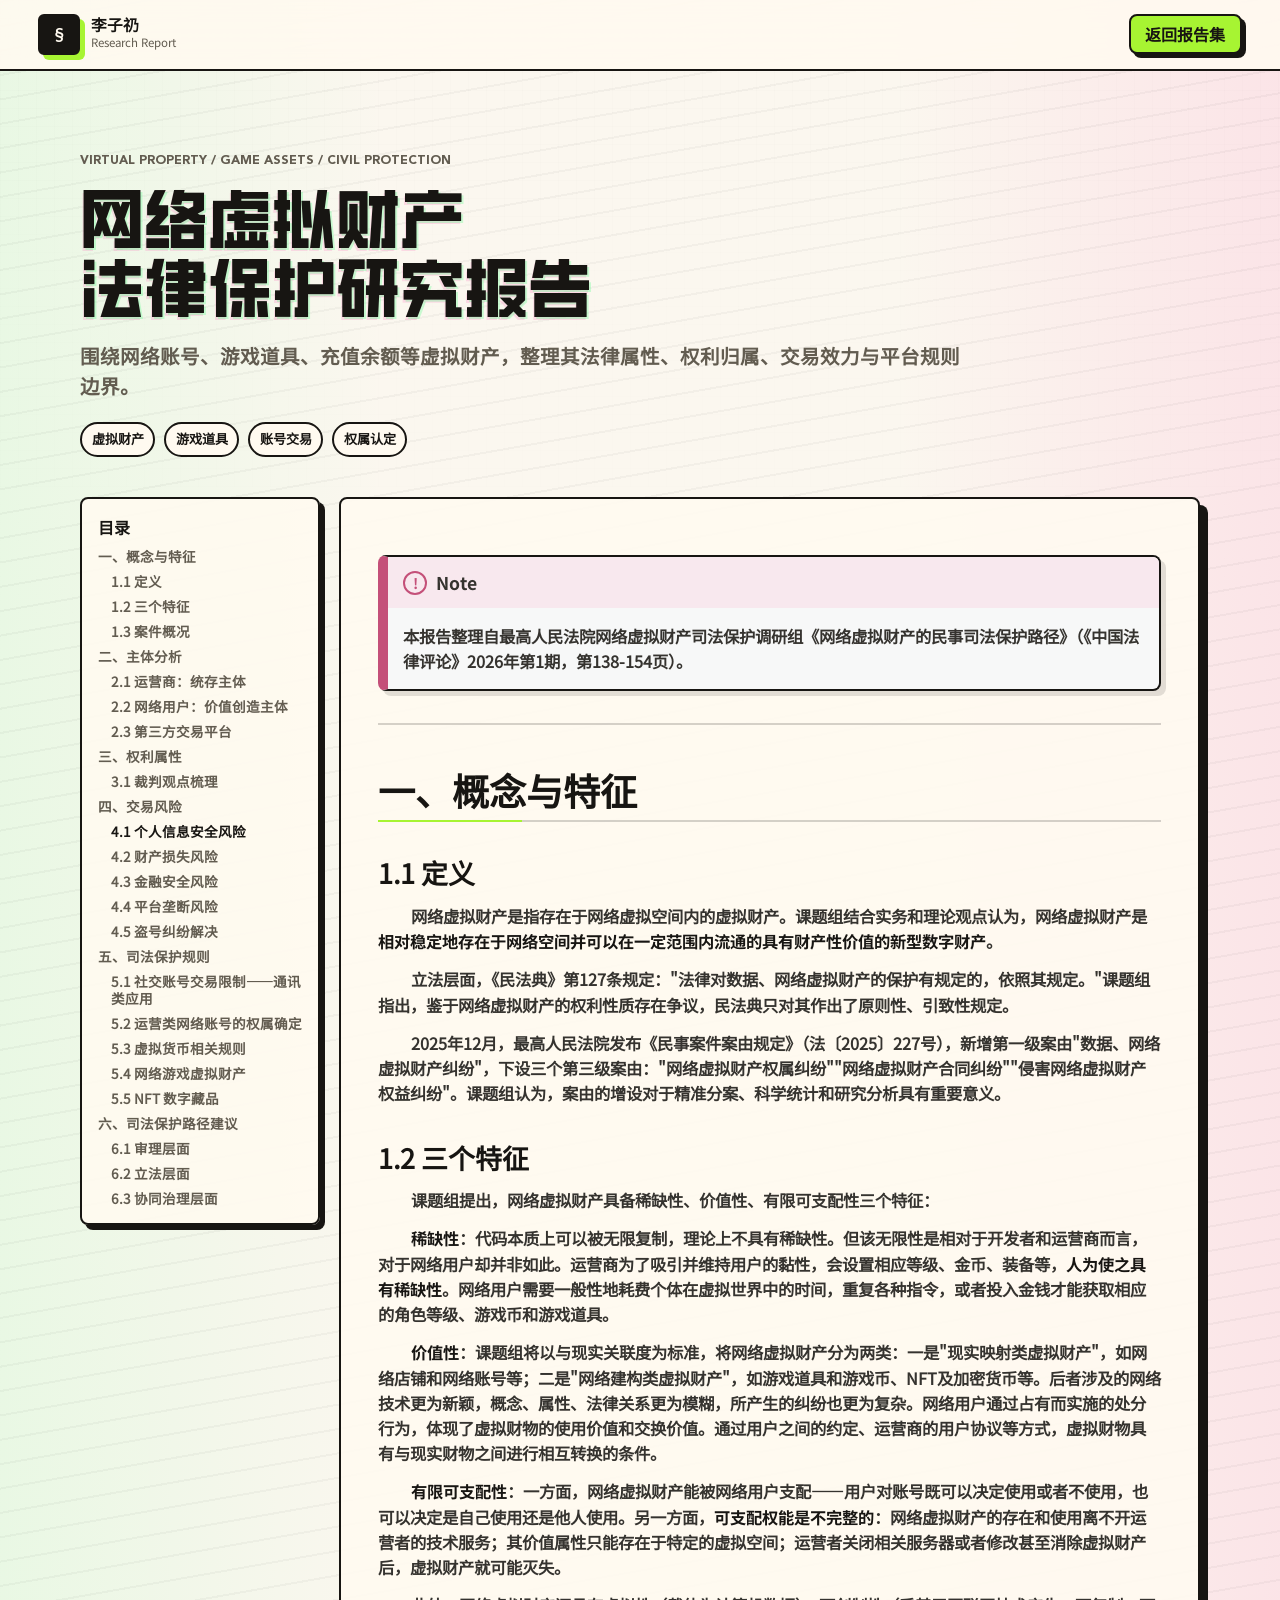
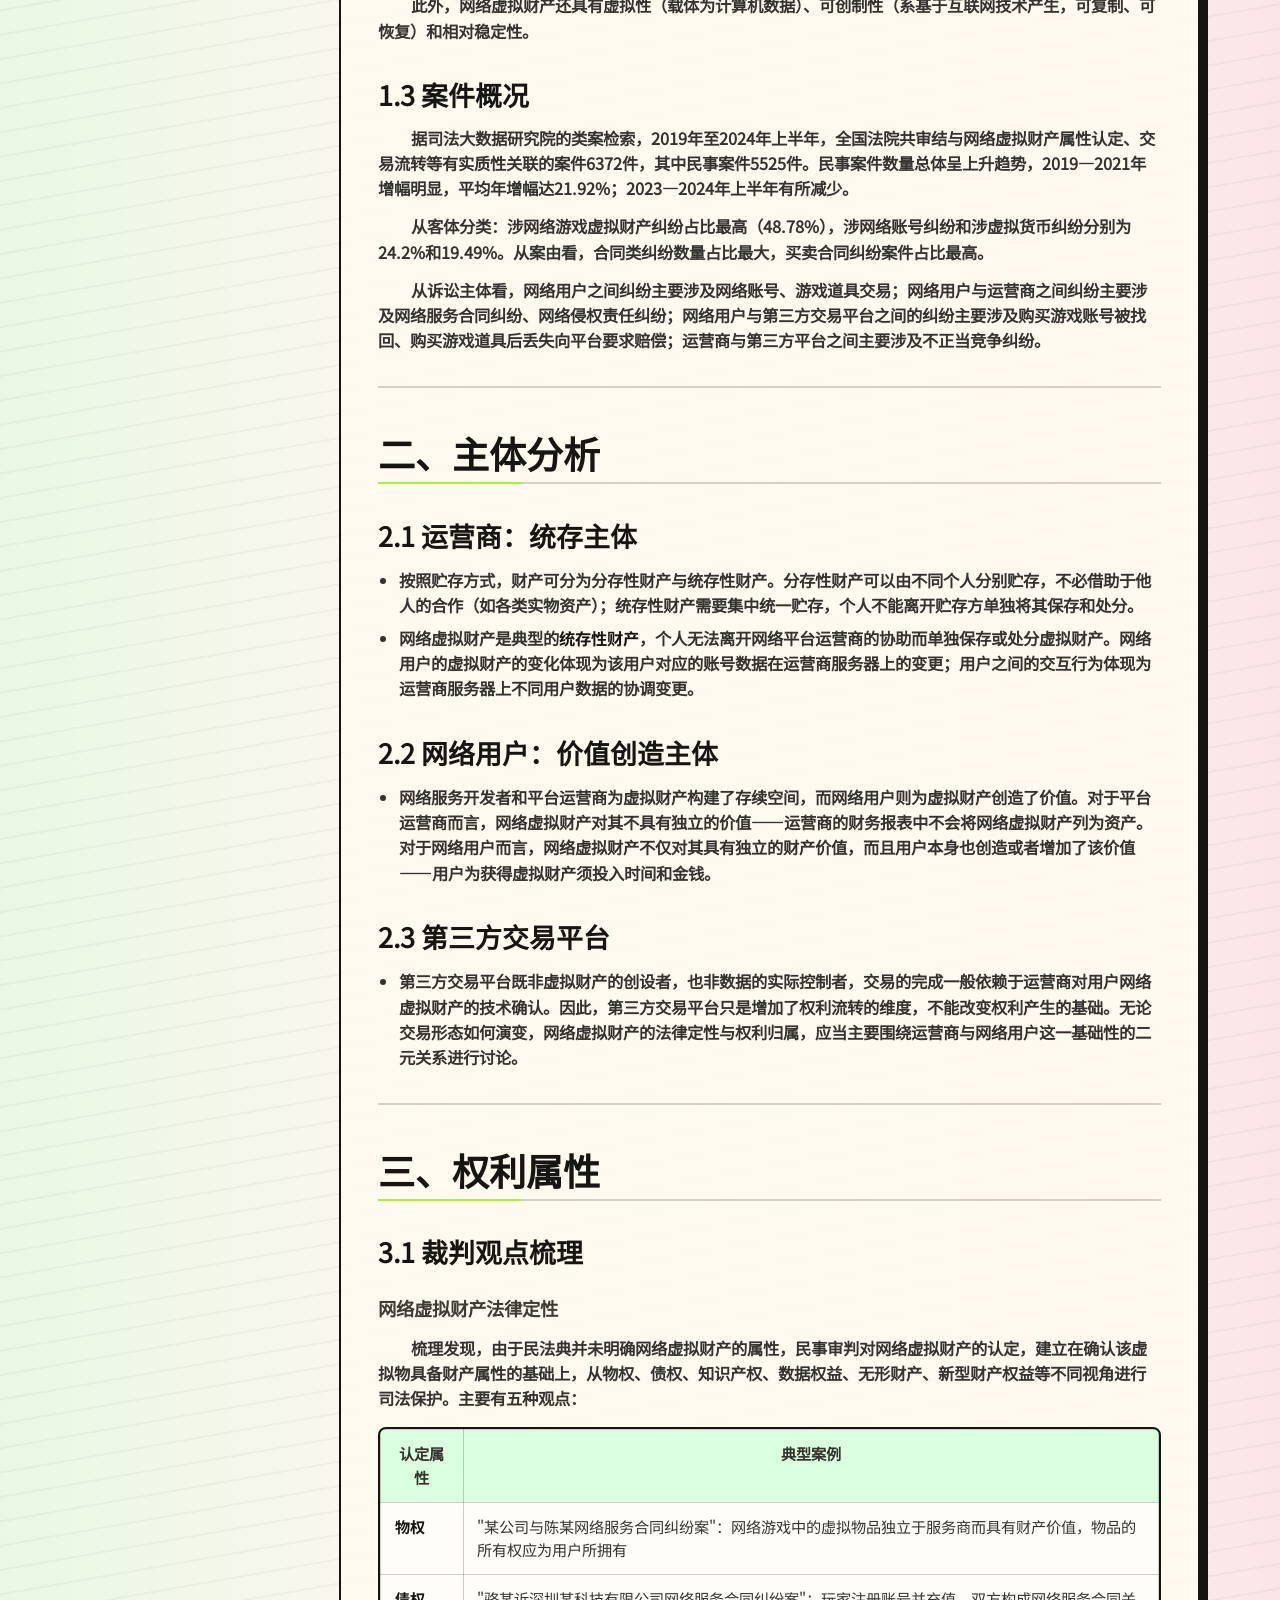
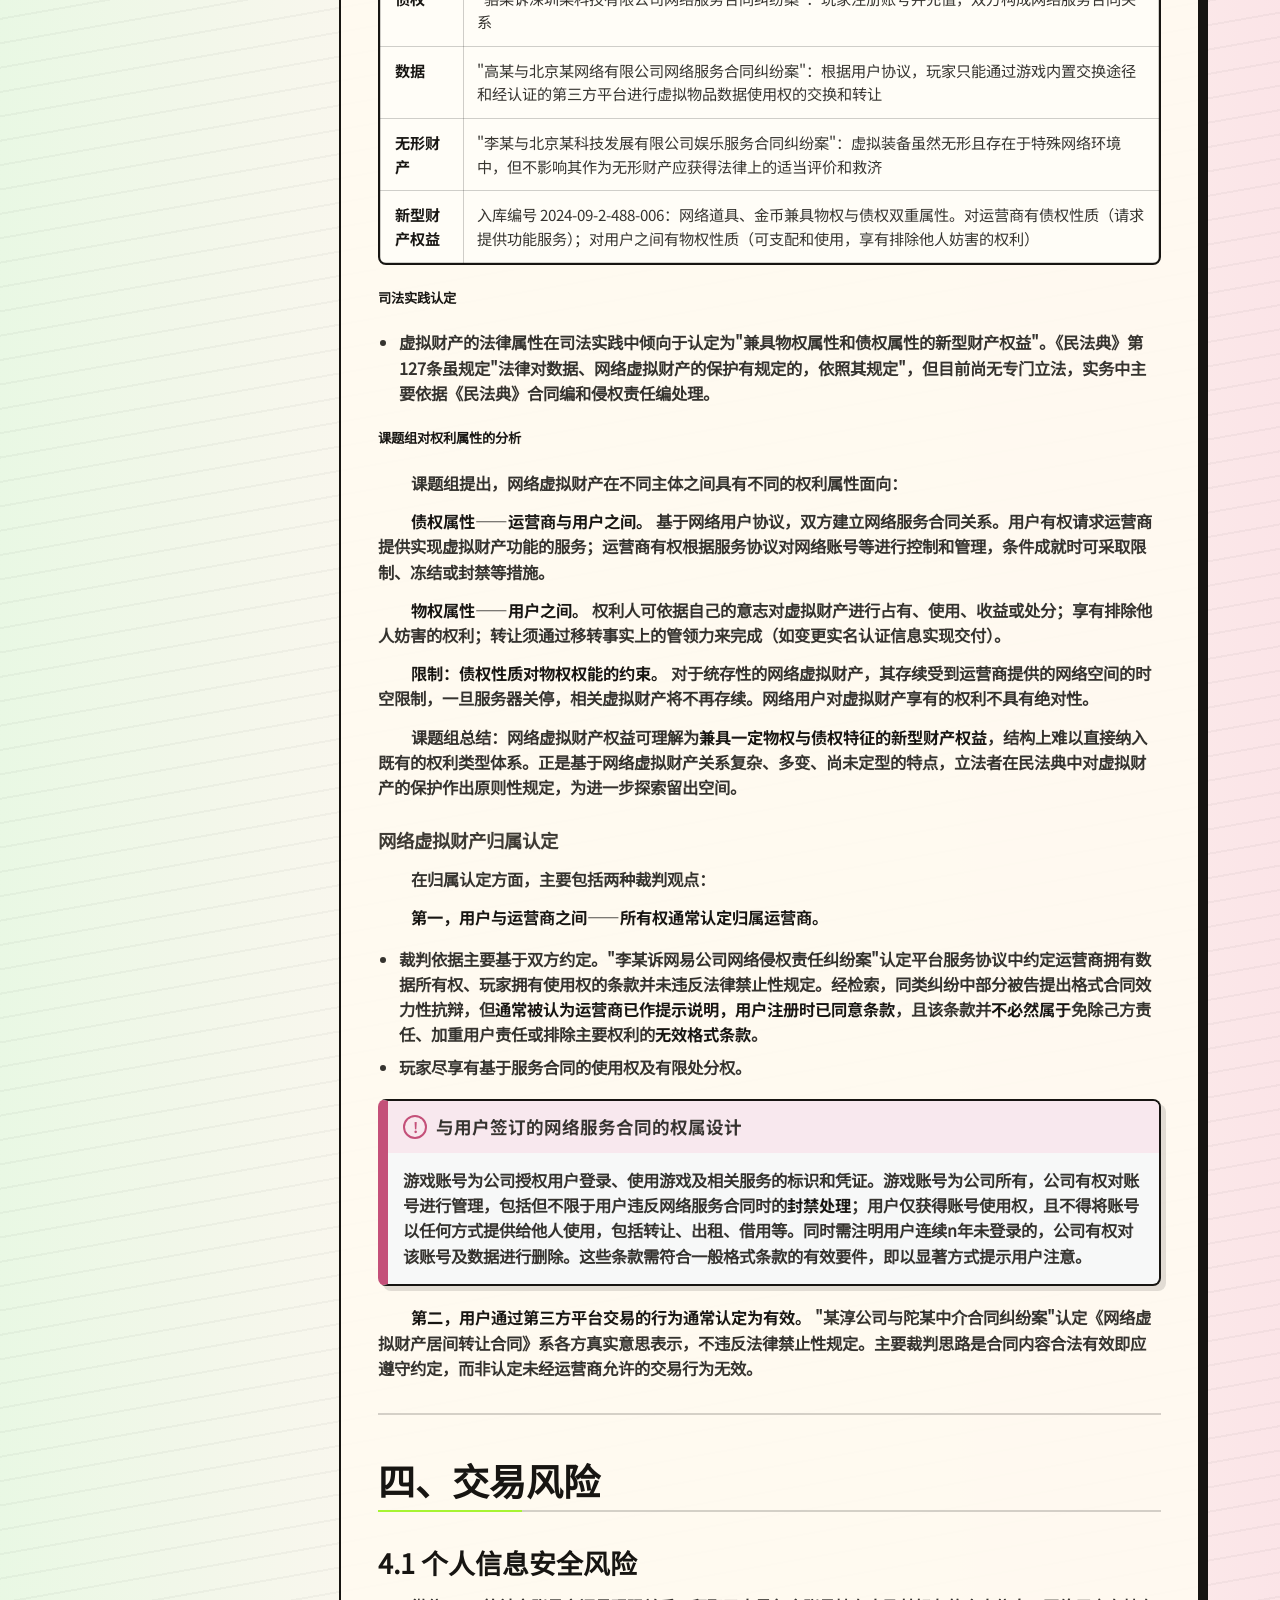
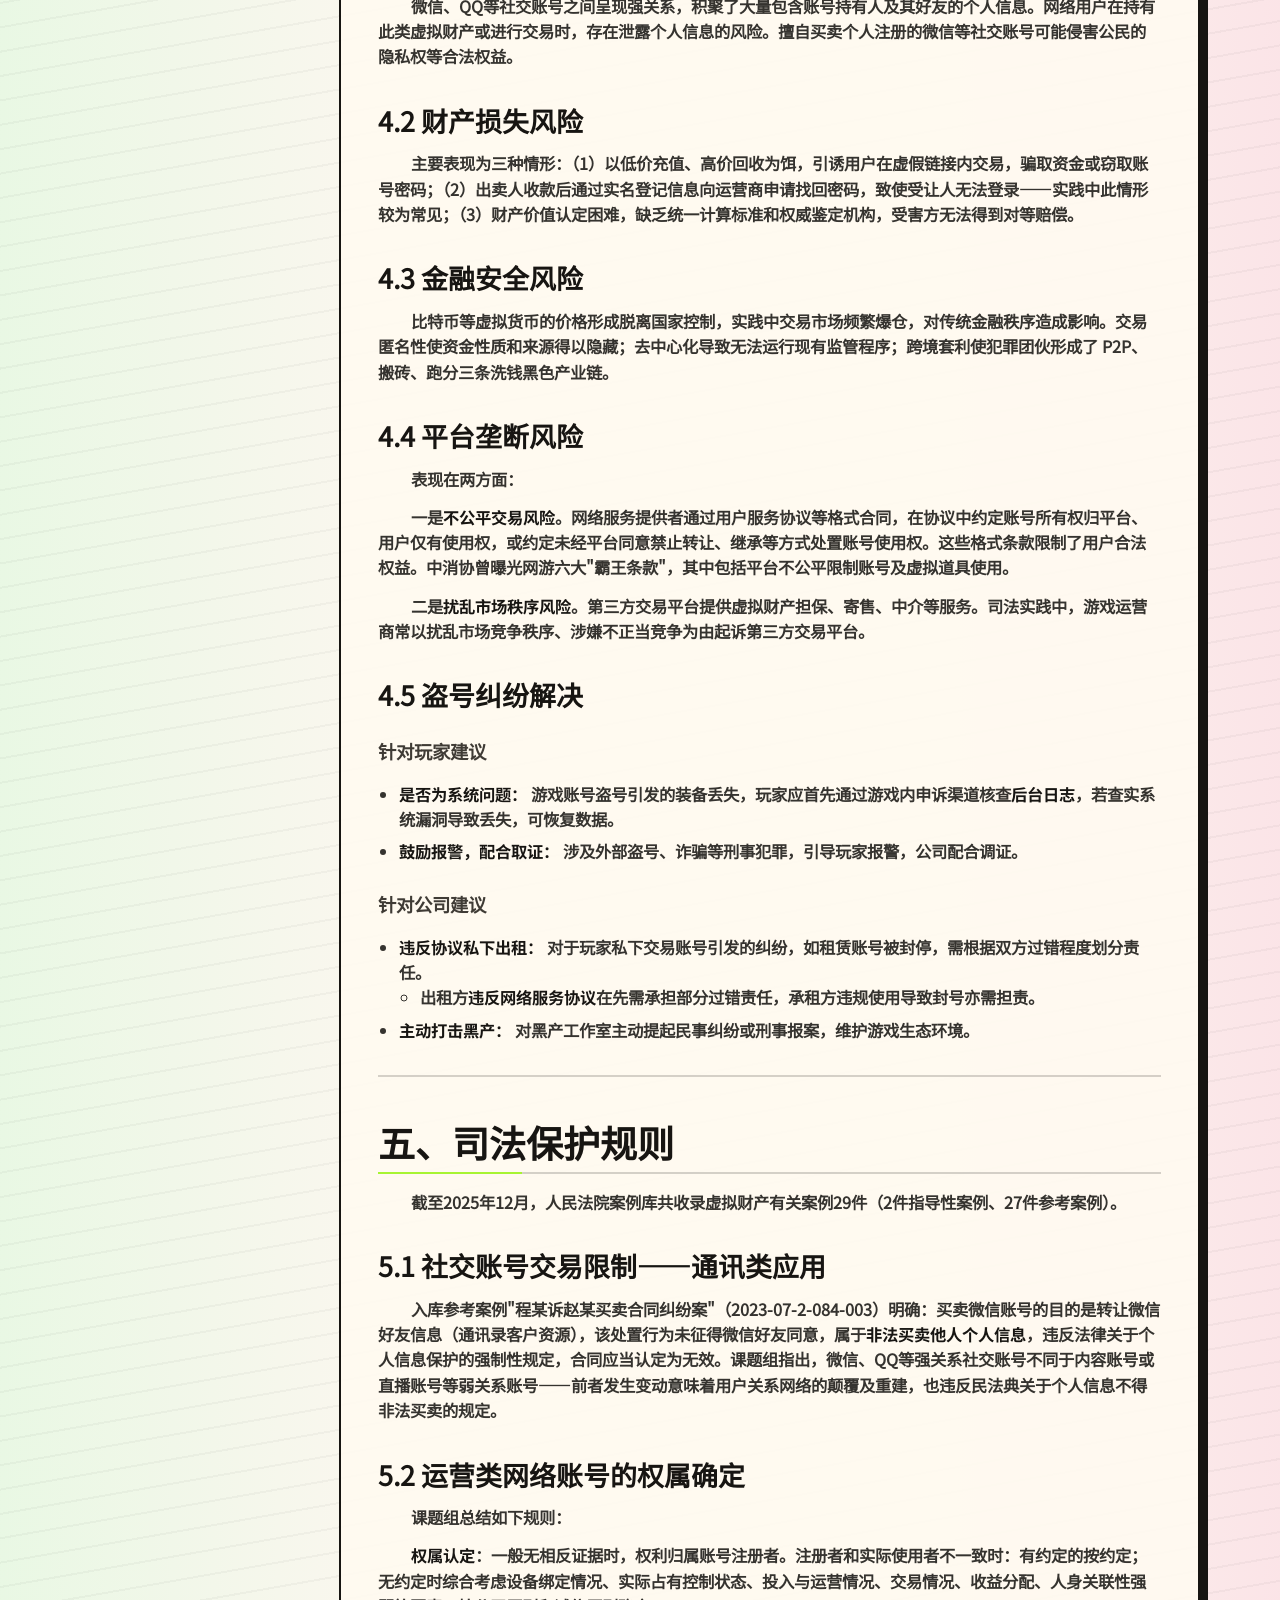
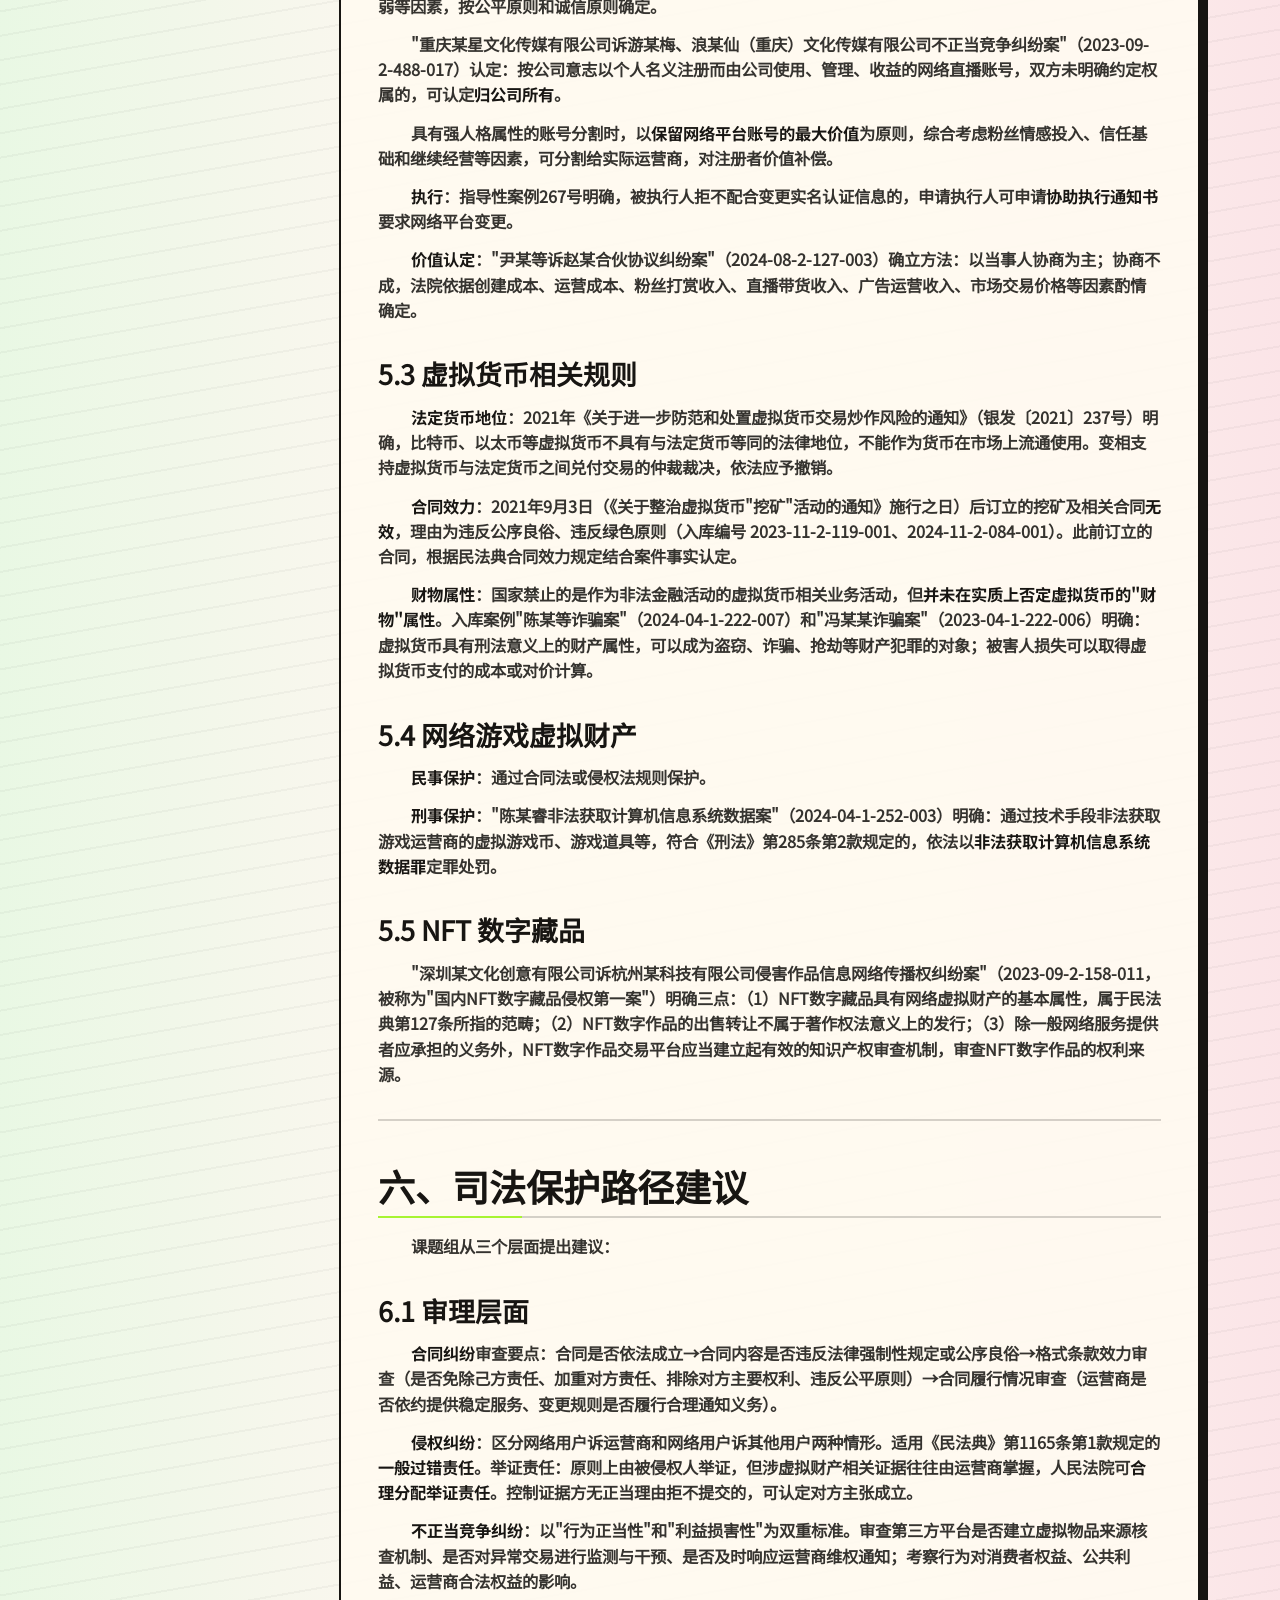
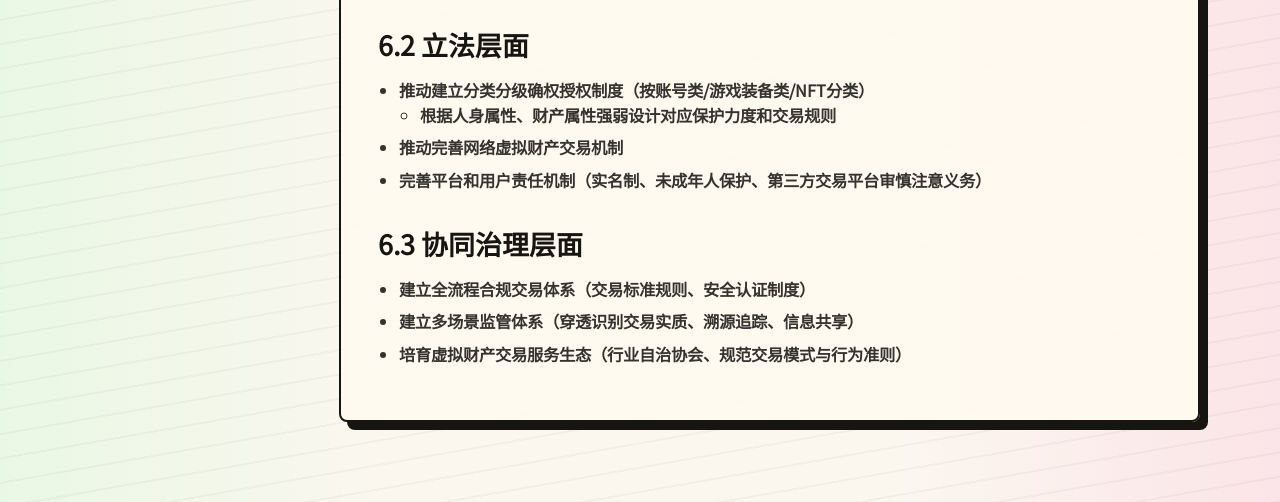
<file: reports/virtual-property.html>
<!doctype html>
<html lang="zh-CN">
  <head>
    <meta charset="utf-8" />
    <meta name="viewport" content="width=device-width, initial-scale=1" />
    <meta name="description" content="网络虚拟财产法律保护研究报告，围绕网络账号、游戏道具、交易流转、权属认定和平台规则边界展开。" />
    <title>网络虚拟财产法律保护研究报告 | 李子礽研究报告</title>
    <link rel="preload" href="../assets/fonts/chuangkit-jingang-subset.woff2" as="font" type="font/woff2" crossorigin />
    <link rel="preload" href="../assets/fonts/source-han-sans-cn-regular-subset.woff2" as="font" type="font/woff2" crossorigin />
    <link rel="preload" href="../assets/fonts/source-han-sans-cn-bold-subset.woff2" as="font" type="font/woff2" crossorigin />
    <link rel="preload" href="../assets/fonts/avenir-black-subset.woff2" as="font" type="font/woff2" crossorigin />
    <link rel="stylesheet" href="../styles.css?v=font-woff2-20260602" />
    <link rel="stylesheet" href="report.css?v=mobile-20260602" />
  </head>
  <body class="report-page">
    <div class="site-noise" aria-hidden="true"></div>

    <header class="report-topbar">
      <a class="brand" href="../index.html#reports" aria-label="返回报告集研究区">
        <span class="brand-mark">§</span>
        <span>
          <strong>李子礽</strong>
          <small>Research Report</small>
        </span>
      </a>
      <a class="back-link" href="../index.html#reports">返回报告集</a>
    </header>

    <main>
      <section class="report-hero">
        <p class="eyebrow">Virtual Property / Game Assets / Civil Protection</p>
        <h1><span>网络虚拟财产</span><span>法律保护研究报告</span></h1>
        <p>
          围绕网络账号、游戏道具、充值余额等虚拟财产，整理其法律属性、权利归属、交易效力与平台规则边界。
        </p>
        <div class="report-tags" aria-label="报告关键词">
          <span>虚拟财产</span>
          <span>游戏道具</span>
          <span>账号交易</span>
          <span>权属认定</span>
        </div>
      </section>

      <div class="report-shell">
        <aside class="report-toc" aria-label="报告目录">
          <strong>目录</strong>
          <a class="toc-level-2" href="#section-1">一、概念与特征</a>
<a class="toc-level-3" href="#section-2">1.1 定义</a>
<a class="toc-level-3" href="#section-3">1.2 三个特征</a>
<a class="toc-level-3" href="#section-4">1.3 案件概况</a>
<a class="toc-level-2" href="#section-5">二、主体分析</a>
<a class="toc-level-3" href="#section-6">2.1 运营商：统存主体</a>
<a class="toc-level-3" href="#section-7">2.2 网络用户：价值创造主体</a>
<a class="toc-level-3" href="#section-8">2.3 第三方交易平台</a>
<a class="toc-level-2" href="#section-9">三、权利属性</a>
<a class="toc-level-3" href="#section-10">3.1 裁判观点梳理</a>
<a class="toc-level-2" href="#section-15">四、交易风险</a>
<a class="toc-level-3" href="#section-16">4.1 个人信息安全风险</a>
<a class="toc-level-3" href="#section-17">4.2 财产损失风险</a>
<a class="toc-level-3" href="#section-18">4.3 金融安全风险</a>
<a class="toc-level-3" href="#section-19">4.4 平台垄断风险</a>
<a class="toc-level-3" href="#section-20">4.5 盗号纠纷解决</a>
<a class="toc-level-2" href="#section-23">五、司法保护规则</a>
<a class="toc-level-3" href="#section-24">5.1 社交账号交易限制——通讯类应用</a>
<a class="toc-level-3" href="#section-25">5.2 运营类网络账号的权属确定</a>
<a class="toc-level-3" href="#section-26">5.3 虚拟货币相关规则</a>
<a class="toc-level-3" href="#section-27">5.4 网络游戏虚拟财产</a>
<a class="toc-level-3" href="#section-28">5.5 NFT 数字藏品</a>
<a class="toc-level-2" href="#section-29">六、司法保护路径建议</a>
<a class="toc-level-3" href="#section-30">6.1 审理层面</a>
<a class="toc-level-3" href="#section-31">6.2 立法层面</a>
<a class="toc-level-3" href="#section-32">6.3 协同治理层面</a>
        </aside>

        <article class="report-article">
<aside class="callout callout-insight"><div class="callout-title"><span>!</span><strong>Note</strong></div><p>本报告整理自最高人民法院网络虚拟财产司法保护调研组《网络虚拟财产的民事司法保护路径》（《中国法律评论》2026年第1期，第138-154页）。</p></aside>
<hr />
<h2 id="section-1">一、概念与特征</h2>
<h3 id="section-2">1.1 定义</h3>
<p>网络虚拟财产是指存在于网络虚拟空间内的虚拟财产。课题组结合实务和理论观点认为，网络虚拟财产是<strong>相对稳定地存在于网络空间并可以在一定范围内流通的具有财产性价值的新型数字财产</strong>。</p>
<p>立法层面，《民法典》第127条规定：&quot;法律对数据、网络虚拟财产的保护有规定的，依照其规定。&quot;课题组指出，鉴于网络虚拟财产的权利性质存在争议，民法典只对其作出了原则性、引致性规定。</p>
<p>2025年12月，最高人民法院发布《民事案件案由规定》（法〔2025〕227号），新增第一级案由&quot;数据、网络虚拟财产纠纷&quot;，下设三个第三级案由：&quot;网络虚拟财产权属纠纷&quot;&quot;网络虚拟财产合同纠纷&quot;&quot;侵害网络虚拟财产权益纠纷&quot;。课题组认为，案由的增设对于精准分案、科学统计和研究分析具有重要意义。</p>
<h3 id="section-3">1.2 三个特征</h3>
<p>课题组提出，网络虚拟财产具备稀缺性、价值性、有限可支配性三个特征：</p>
<p><strong>稀缺性</strong>：代码本质上可以被无限复制，理论上不具有稀缺性。但该无限性是相对于开发者和运营商而言，对于网络用户却并非如此。运营商为了吸引并维持用户的黏性，会设置相应等级、金币、装备等，<strong>人为使之具有稀缺性</strong>。网络用户需要一般性地耗费个体在虚拟世界中的时间，重复各种指令，或者投入金钱才能获取相应的角色等级、游戏币和游戏道具。</p>
<p><strong>价值性</strong>：课题组将以与现实关联度为标准，将网络虚拟财产分为两类：一是&quot;现实映射类虚拟财产&quot;，如网络店铺和网络账号等；二是&quot;网络建构类虚拟财产&quot;，如游戏道具和游戏币、NFT及加密货币等。后者涉及的网络技术更为新颖，概念、属性、法律关系更为模糊，所产生的纠纷也更为复杂。网络用户通过占有而实施的处分行为，体现了虚拟财物的使用价值和交换价值。通过用户之间的约定、运营商的用户协议等方式，虚拟财物具有与现实财物之间进行相互转换的条件。</p>
<p><strong>有限可支配性</strong>：一方面，网络虚拟财产能被网络用户支配——用户对账号既可以决定使用或者不使用，也可以决定是自己使用还是他人使用。另一方面，<strong>可支配权能是不完整的</strong>：网络虚拟财产的存在和使用离不开运营者的技术服务；其价值属性只能存在于特定的虚拟空间；运营者关闭相关服务器或者修改甚至消除虚拟财产后，虚拟财产就可能灭失。</p>
<p>此外，网络虚拟财产还具有虚拟性（载体为计算机数据）、可创制性（系基于互联网技术产生，可复制、可恢复）和相对稳定性。</p>
<h3 id="section-4">1.3 案件概况</h3>
<p>据司法大数据研究院的类案检索，2019年至2024年上半年，全国法院共审结与网络虚拟财产属性认定、交易流转等有实质性关联的案件6372件，其中民事案件5525件。民事案件数量总体呈上升趋势，2019—2021年增幅明显，平均年增幅达21.92%；2023—2024年上半年有所减少。</p>
<p>从客体分类：涉网络游戏虚拟财产纠纷占比最高（48.78%），涉网络账号纠纷和涉虚拟货币纠纷分别为24.2%和19.49%。从案由看，合同类纠纷数量占比最大，买卖合同纠纷案件占比最高。</p>
<p>从诉讼主体看，网络用户之间纠纷主要涉及网络账号、游戏道具交易；网络用户与运营商之间纠纷主要涉及网络服务合同纠纷、网络侵权责任纠纷；网络用户与第三方交易平台之间的纠纷主要涉及购买游戏账号被找回、购买游戏道具后丢失向平台要求赔偿；运营商与第三方平台之间主要涉及不正当竞争纠纷。</p>
<hr />
<h2 id="section-5">二、主体分析</h2>
<h3 id="section-6">2.1 运营商：统存主体</h3>
<ul><li>按照贮存方式，财产可分为分存性财产与统存性财产。分存性财产可以由不同个人分别贮存，不必借助于他人的合作（如各类实物资产）；统存性财产需要集中统一贮存，个人不能离开贮存方单独将其保存和处分。</li><li>网络虚拟财产是典型的<strong>统存性财产</strong>，个人无法离开网络平台运营商的协助而单独保存或处分虚拟财产。网络用户的虚拟财产的变化体现为该用户对应的账号数据在运营商服务器上的变更；用户之间的交互行为体现为运营商服务器上不同用户数据的协调变更。</li></ul>
<h3 id="section-7">2.2 网络用户：价值创造主体</h3>
<ul><li>网络服务开发者和平台运营商为虚拟财产构建了存续空间，而网络用户则为虚拟财产创造了价值。对于平台运营商而言，网络虚拟财产对其不具有独立的价值——运营商的财务报表中不会将网络虚拟财产列为资产。对于网络用户而言，网络虚拟财产不仅对其具有独立的财产价值，而且用户本身也创造或者增加了该价值——用户为获得虚拟财产须投入时间和金钱。</li></ul>
<h3 id="section-8">2.3 第三方交易平台</h3>
<ul><li>第三方交易平台既非虚拟财产的创设者，也非数据的实际控制者，交易的完成一般依赖于运营商对用户网络虚拟财产的技术确认。因此，第三方交易平台只是增加了权利流转的维度，不能改变权利产生的基础。无论交易形态如何演变，网络虚拟财产的法律定性与权利归属，应当主要围绕运营商与网络用户这一基础性的二元关系进行讨论。</li></ul>
<hr />
<h2 id="section-9">三、权利属性</h2>
<h3 id="section-10">3.1 裁判观点梳理</h3>
<h4 id="section-11">网络虚拟财产法律定性</h4>
<p>梳理发现，由于民法典并未明确网络虚拟财产的属性，民事审判对网络虚拟财产的认定，建立在确认该虚拟物具备财产属性的基础上，从物权、债权、知识产权、数据权益、无形财产、新型财产权益等不同视角进行司法保护。主要有五种观点：</p>
<div class="table-wrap"><table><thead><tr><th>认定属性</th><th>典型案例</th></tr></thead><tbody><tr><td><strong>物权</strong></td><td>&quot;某公司与陈某网络服务合同纠纷案&quot;：网络游戏中的虚拟物品独立于服务商而具有财产价值，物品的所有权应为用户所拥有</td></tr><tr><td><strong>债权</strong></td><td>&quot;骆某诉深圳某科技有限公司网络服务合同纠纷案&quot;：玩家注册账号并充值，双方构成网络服务合同关系</td></tr><tr><td><strong>数据</strong></td><td>&quot;高某与北京某网络有限公司网络服务合同纠纷案&quot;：根据用户协议，玩家只能通过游戏内置交换途径和经认证的第三方平台进行虚拟物品数据使用权的交换和转让</td></tr><tr><td><strong>无形财产</strong></td><td>&quot;李某与北京某科技发展有限公司娱乐服务合同纠纷案&quot;：虚拟装备虽然无形且存在于特殊网络环境中，但不影响其作为无形财产应获得法律上的适当评价和救济</td></tr><tr><td><strong>新型财产权益</strong></td><td>入库编号 2024-09-2-488-006：网络道具、金币兼具物权与债权双重属性。对运营商有债权性质（请求提供功能服务）；对用户之间有物权性质（可支配和使用，享有排除他人妨害的权利）</td></tr></tbody></table></div>
<h5 id="section-12">司法实践认定</h5>
<ul><li>虚拟财产的法律属性在司法实践中倾向于认定为&quot;兼具物权属性和债权属性的新型财产权益&quot;。《民法典》第127条虽规定&quot;法律对数据、网络虚拟财产的保护有规定的，依照其规定&quot;，但目前尚无专门立法，实务中主要依据《民法典》合同编和侵权责任编处理。</li></ul>
<h5 id="section-13">课题组对权利属性的分析</h5>
<p>课题组提出，网络虚拟财产在不同主体之间具有不同的权利属性面向：</p>
<p><strong>债权属性——运营商与用户之间。</strong> 基于网络用户协议，双方建立网络服务合同关系。用户有权请求运营商提供实现虚拟财产功能的服务；运营商有权根据服务协议对网络账号等进行控制和管理，条件成就时可采取限制、冻结或封禁等措施。</p>
<p><strong>物权属性——用户之间。</strong> 权利人可依据自己的意志对虚拟财产进行占有、使用、收益或处分；享有排除他人妨害的权利；转让须通过移转事实上的管领力来完成（如变更实名认证信息实现交付）。</p>
<p><strong>限制：债权性质对物权权能的约束。</strong> 对于统存性的网络虚拟财产，其存续受到运营商提供的网络空间的时空限制，一旦服务器关停，相关虚拟财产将不再存续。网络用户对虚拟财产享有的权利不具有绝对性。</p>
<p>课题组总结：网络虚拟财产权益可理解为<strong>兼具一定物权与债权特征的新型财产权益</strong>，结构上难以直接纳入既有的权利类型体系。正是基于网络虚拟财产关系复杂、多变、尚未定型的特点，立法者在民法典中对虚拟财产的保护作出原则性规定，为进一步探索留出空间。</p>
<h4 id="section-14">网络虚拟财产归属认定</h4>
<p>在归属认定方面，主要包括两种裁判观点：</p>
<p><strong>第一，用户与运营商之间——所有权通常认定归属运营商。</strong></p>
<ul><li>裁判依据主要基于双方约定。&quot;李某诉网易公司网络侵权责任纠纷案&quot;认定平台服务协议中约定运营商拥有数据所有权、玩家拥有使用权的条款并未违反法律禁止性规定。经检索，同类纠纷中部分被告提出格式合同效力性抗辩，但<strong>通常被认为运营商已作提示说明，用户注册时已同意条款</strong>，且该条款并<strong>不必然属于</strong>免除己方责任、加重用户责任或排除主要权利的<strong>无效格式条款</strong>。</li><li>玩家尽享有基于服务合同的使用权及有限处分权。</li></ul>
<aside class="callout callout-insight"><div class="callout-title"><span>!</span><strong>与用户签订的网络服务合同的权属设计</strong></div><p>游戏账号为公司授权用户登录、使用游戏及相关服务的标识和凭证。游戏账号为公司所有，公司有权对账号进行管理，包括但不限于用户违反网络服务合同时的<strong>封禁处理</strong>；用户仅获得账号使用权，且不得将账号以任何方式提供给他人使用，包括转让、出租、借用等。同时需注明用户连续n年未登录的，公司有权对该账号及数据进行删除。这些条款需符合一般格式条款的有效要件，即以显著方式提示用户注意。</p></aside>
<p><strong>第二，用户通过第三方平台交易的行为通常认定为有效。</strong> &quot;某淳公司与陀某中介合同纠纷案&quot;认定《网络虚拟财产居间转让合同》系各方真实意思表示，不违反法律禁止性规定。主要裁判思路是合同内容合法有效即应遵守约定，而非认定未经运营商允许的交易行为无效。</p>
<hr />
<h2 id="section-15">四、交易风险</h2>
<h3 id="section-16">4.1 个人信息安全风险</h3>
<p>微信、QQ等社交账号之间呈现强关系，积聚了大量包含账号持有人及其好友的个人信息。网络用户在持有此类虚拟财产或进行交易时，存在泄露个人信息的风险。擅自买卖个人注册的微信等社交账号可能侵害公民的隐私权等合法权益。</p>
<h3 id="section-17">4.2 财产损失风险</h3>
<p>主要表现为三种情形：（1）以低价充值、高价回收为饵，引诱用户在虚假链接内交易，骗取资金或窃取账号密码；（2）出卖人收款后通过实名登记信息向运营商申请找回密码，致使受让人无法登录——实践中此情形较为常见；（3）财产价值认定困难，缺乏统一计算标准和权威鉴定机构，受害方无法得到对等赔偿。</p>
<h3 id="section-18">4.3 金融安全风险</h3>
<p>比特币等虚拟货币的价格形成脱离国家控制，实践中交易市场频繁爆仓，对传统金融秩序造成影响。交易匿名性使资金性质和来源得以隐藏；去中心化导致无法运行现有监管程序；跨境套利使犯罪团伙形成了 P2P、搬砖、跑分三条洗钱黑色产业链。</p>
<h3 id="section-19">4.4 平台垄断风险</h3>
<p>表现在两方面：</p>
<p>一是<strong>不公平交易风险</strong>。网络服务提供者通过用户服务协议等格式合同，在协议中约定账号所有权归平台、用户仅有使用权，或约定未经平台同意禁止转让、继承等方式处置账号使用权。这些格式条款限制了用户合法权益。中消协曾曝光网游六大&quot;霸王条款&quot;，其中包括平台不公平限制账号及虚拟道具使用。</p>
<p>二是<strong>扰乱市场秩序风险</strong>。第三方交易平台提供虚拟财产担保、寄售、中介等服务。司法实践中，游戏运营商常以扰乱市场竞争秩序、涉嫌不正当竞争为由起诉第三方交易平台。</p>
<h3 id="section-20">4.5 盗号纠纷解决</h3>
<h4 id="section-21">针对玩家建议</h4>
<ul><li><strong>是否为系统问题：</strong> 游戏账号盗号引发的装备丢失，玩家应首先通过游戏内申诉渠道核查<strong>后台日志</strong>，若查实系统漏洞导致丢失，可恢复数据。</li><li><strong>鼓励报警，配合取证：</strong> 涉及外部盗号、诈骗等刑事犯罪，引导玩家报警，公司配合调证。</li></ul>
<h4 id="section-22">针对公司建议</h4>
<ul><li><strong>违反协议私下出租：</strong> 对于玩家私下交易账号引发的纠纷，如租赁账号被封停，需根据双方过错程度划分责任。<ul><li>出租方<strong>违反网络服务协议</strong>在先需承担部分过错责任，承租方违规使用导致封号亦需担责。</li></ul></li><li><strong>主动打击黑产：</strong> 对黑产工作室主动提起民事纠纷或刑事报案，维护游戏生态环境。</li></ul>
<hr />
<h2 id="section-23">五、司法保护规则</h2>
<p>截至2025年12月，人民法院案例库共收录虚拟财产有关案例29件（2件指导性案例、27件参考案例）。</p>
<h3 id="section-24">5.1 社交账号交易限制——通讯类应用</h3>
<p>入库参考案例&quot;程某诉赵某买卖合同纠纷案&quot;（2023-07-2-084-003）明确：买卖微信账号的目的是转让微信好友信息（通讯录客户资源），该处置行为未征得微信好友同意，属于<strong>非法买卖他人个人信息</strong>，违反法律关于个人信息保护的强制性规定，合同应当认定为无效。课题组指出，微信、QQ等强关系社交账号不同于内容账号或直播账号等弱关系账号——前者发生变动意味着用户关系网络的颠覆及重建，也违反民法典关于个人信息不得非法买卖的规定。</p>
<h3 id="section-25">5.2 运营类网络账号的权属确定</h3>
<p>课题组总结如下规则：</p>
<p><strong>权属认定</strong>：一般无相反证据时，权利归属账号注册者。注册者和实际使用者不一致时：有约定的按约定；无约定时综合考虑设备绑定情况、实际占有控制状态、投入与运营情况、交易情况、收益分配、人身关联性强弱等因素，按公平原则和诚信原则确定。</p>
<p>&quot;重庆某星文化传媒有限公司诉游某梅、浪某仙（重庆）文化传媒有限公司不正当竞争纠纷案&quot;（2023-09-2-488-017）认定：按公司意志以个人名义注册而由公司使用、管理、收益的网络直播账号，双方未明确约定权属的，可认定<strong>归公司所有</strong>。</p>
<p>具有强人格属性的账号分割时，以<strong>保留网络平台账号的最大价值</strong>为原则，综合考虑粉丝情感投入、信任基础和继续经营等因素，可分割给实际运营商，对注册者价值补偿。</p>
<p><strong>执行</strong>：指导性案例267号明确，被执行人拒不配合变更实名认证信息的，申请执行人可申请<strong>协助执行通知书</strong>要求网络平台变更。</p>
<p><strong>价值认定</strong>：&quot;尹某等诉赵某合伙协议纠纷案&quot;（2024-08-2-127-003）确立方法：以当事人协商为主；协商不成，法院依据创建成本、运营成本、粉丝打赏收入、直播带货收入、广告运营收入、市场交易价格等因素酌情确定。</p>
<h3 id="section-26">5.3 虚拟货币相关规则</h3>
<p><strong>法定货币地位</strong>：2021年《关于进一步防范和处置虚拟货币交易炒作风险的通知》（银发〔2021〕237号）明确，比特币、以太币等虚拟货币不具有与法定货币等同的法律地位，不能作为货币在市场上流通使用。变相支持虚拟货币与法定货币之间兑付交易的仲裁裁决，依法应予撤销。</p>
<p><strong>合同效力</strong>：2021年9月3日（《关于整治虚拟货币&quot;挖矿&quot;活动的通知》施行之日）后订立的挖矿及相关合同<strong>无效</strong>，理由为违反公序良俗、违反绿色原则（入库编号 2023-11-2-119-001、2024-11-2-084-001）。此前订立的合同，根据民法典合同效力规定结合案件事实认定。</p>
<p><strong>财物属性</strong>：国家禁止的是作为非法金融活动的虚拟货币相关业务活动，但<strong>并未在实质上否定虚拟货币的&quot;财物&quot;属性</strong>。入库案例&quot;陈某等诈骗案&quot;（2024-04-1-222-007）和&quot;冯某某诈骗案&quot;（2023-04-1-222-006）明确：虚拟货币具有刑法意义上的财产属性，可以成为盗窃、诈骗、抢劫等财产犯罪的对象；被害人损失可以取得虚拟货币支付的成本或对价计算。</p>
<h3 id="section-27">5.4 网络游戏虚拟财产</h3>
<p><strong>民事保护</strong>：通过合同法或侵权法规则保护。</p>
<p><strong>刑事保护</strong>：&quot;陈某睿非法获取计算机信息系统数据案&quot;（2024-04-1-252-003）明确：通过技术手段非法获取游戏运营商的虚拟游戏币、游戏道具等，符合《刑法》第285条第2款规定的，依法以<strong>非法获取计算机信息系统数据罪</strong>定罪处罚。</p>
<h3 id="section-28">5.5 NFT 数字藏品</h3>
<p>&quot;深圳某文化创意有限公司诉杭州某科技有限公司侵害作品信息网络传播权纠纷案&quot;（2023-09-2-158-011，被称为&quot;国内NFT数字藏品侵权第一案&quot;）明确三点：（1）NFT数字藏品具有网络虚拟财产的基本属性，属于民法典第127条所指的范畴；（2）NFT数字作品的出售转让不属于著作权法意义上的发行；（3）除一般网络服务提供者应承担的义务外，NFT数字作品交易平台应当建立起有效的知识产权审查机制，审查NFT数字作品的权利来源。</p>
<hr />
<h2 id="section-29">六、司法保护路径建议</h2>
<p>课题组从三个层面提出建议：</p>
<h3 id="section-30">6.1 审理层面</h3>
<p><strong>合同纠纷</strong>审查要点：合同是否依法成立→合同内容是否违反法律强制性规定或公序良俗→格式条款效力审查（是否免除己方责任、加重对方责任、排除对方主要权利、违反公平原则）→合同履行情况审查（运营商是否依约提供稳定服务、变更规则是否履行合理通知义务）。</p>
<p><strong>侵权纠纷</strong>：区分网络用户诉运营商和网络用户诉其他用户两种情形。适用《民法典》第1165条第1款规定的<strong>一般过错责任</strong>。举证责任：原则上由被侵权人举证，但涉虚拟财产相关证据往往由运营商掌握，人民法院可<strong>合理分配举证责任</strong>。控制证据方无正当理由拒不提交的，可认定对方主张成立。</p>
<p><strong>不正当竞争纠纷</strong>：以&quot;行为正当性&quot;和&quot;利益损害性&quot;为双重标准。审查第三方平台是否建立虚拟物品来源核查机制、是否对异常交易进行监测与干预、是否及时响应运营商维权通知；考察行为对消费者权益、公共利益、运营商合法权益的影响。</p>
<h3 id="section-31">6.2 立法层面</h3>
<ul><li>推动建立分类分级确权授权制度（按账号类/游戏装备类/NFT分类）<ul><li>根据人身属性、财产属性强弱设计对应保护力度和交易规则</li></ul></li><li>推动完善网络虚拟财产交易机制</li><li>完善平台和用户责任机制（实名制、未成年人保护、第三方交易平台审慎注意义务）</li></ul>
<h3 id="section-32">6.3 协同治理层面</h3>
<ul><li>建立全流程合规交易体系（交易标准规则、安全认证制度）</li><li>建立多场景监管体系（穿透识别交易实质、溯源追踪、信息共享）</li><li>培育虚拟财产交易服务生态（行业自治协会、规范交易模式与行为准则）</li></ul>
        </article>
      </div>
    </main>

    <script src="report.js"></script>
  </body>
</html>
</file>
<file: styles.css>
@font-face {
  font-family: "Chuangkit Jingang";
  src:
    url("./assets/fonts/chuangkit-jingang-subset.woff2") format("woff2"),
    url("./assets/fonts/chuangkit-jingang.otf") format("opentype");
  font-display: swap;
  font-style: normal;
  font-weight: 400 900;
}

@font-face {
  font-family: "Source Han Sans CN Local";
  src:
    url("./assets/fonts/source-han-sans-cn-regular-subset.woff2") format("woff2"),
    url("./assets/fonts/source-han-sans-cn-regular.otf") format("opentype");
  font-display: swap;
  font-style: normal;
  font-weight: 400;
}

@font-face {
  font-family: "Source Han Sans CN Bold Local";
  src:
    url("./assets/fonts/source-han-sans-cn-bold-subset.woff2") format("woff2"),
    url("./assets/fonts/source-han-sans-cn-bold.otf") format("opentype");
  font-display: swap;
  font-style: normal;
  font-weight: 700;
}

@font-face {
  font-family: "Avenir Black Local";
  src:
    url("./assets/fonts/avenir-black-subset.woff2") format("woff2"),
    url("./assets/fonts/avenir-black.ttf") format("truetype");
  font-display: swap;
  font-style: normal;
  font-weight: 900;
}

:root {
  --bg: #f4efe4;
  --ink: #171512;
  --paper: #fffaf0;
  --paper-2: #f8edd9;
  --muted: #625c50;
  --line: rgba(23, 21, 18, 0.16);
  --lime: #a7f432;
  --orange: #ff6a2a;
  --pink: #ef4b7a;
  --cyan: #1db7c9;
  --yellow: #ffe166;
  --blue: #315cff;
  --accent: var(--lime);
  --accent-2: var(--pink);
  --shadow: 0 18px 50px rgba(23, 21, 18, 0.16);
  --display:
    "Chuangkit Jingang", "Source Han Sans CN Local", "PingFang SC",
    "Microsoft YaHei", sans-serif;
  --heading-sans:
    "Source Han Sans CN Bold Local", "Source Han Sans CN Local",
    "PingFang SC", "Microsoft YaHei",
    sans-serif;
  --sans:
    "Source Han Sans CN Local", ui-sans-serif, system-ui, -apple-system,
    BlinkMacSystemFont, "Segoe UI", "PingFang SC", "Microsoft YaHei",
    sans-serif;
  --label:
    "Avenir Black Local", "Source Han Sans CN Bold Local", ui-sans-serif,
    system-ui, sans-serif;
  --mono:
    ui-monospace, "SFMono-Regular", "Cascadia Code", "Roboto Mono",
    "Menlo", "Consolas", monospace;
  --serif: var(--display);
}

* {
  box-sizing: border-box;
}

html {
  scroll-behavior: smooth;
}

main,
section {
  scroll-margin-top: 7.5rem;
}

body {
  margin: 0;
  color: var(--ink);
  background:
    repeating-linear-gradient(
      -10deg,
      rgba(23, 21, 18, 0.035) 0 2px,
      transparent 2px 24px
    ),
    linear-gradient(90deg, rgba(167, 244, 50, 0.22), transparent 30% 70%, rgba(239, 75, 122, 0.2)),
    var(--bg);
  font-family: var(--sans);
  line-height: 1.55;
  overflow-x: hidden;
}

::selection {
  color: var(--ink);
  background: var(--yellow);
}

a {
  color: inherit;
  text-decoration: none;
}

button {
  font: inherit;
}

.sr-only {
  position: absolute;
  width: 1px;
  height: 1px;
  overflow: hidden;
  clip: rect(0 0 0 0);
  clip-path: inset(50%);
  white-space: nowrap;
}

.site-noise {
  position: fixed;
  inset: 0;
  z-index: -3;
  pointer-events: none;
  opacity: 0.16;
  background-image:
    linear-gradient(90deg, rgba(23, 21, 18, 0.07) 1px, transparent 1px),
    linear-gradient(rgba(23, 21, 18, 0.07) 1px, transparent 1px);
  background-size: 18px 18px;
  mask-image: linear-gradient(to bottom, black, transparent 85%);
}

.topbar {
  position: sticky;
  top: 0;
  z-index: 20;
  display: grid;
  grid-template-columns: minmax(13rem, 1fr) auto auto;
  align-items: center;
  gap: 1.25rem;
  padding: 0.85rem clamp(1rem, 3vw, 2.5rem);
  border-bottom: 1.5px solid var(--line);
  background: rgba(255, 250, 240, 0.9);
  backdrop-filter: blur(18px);
}

.brand {
  display: inline-flex;
  align-items: center;
  gap: 0.7rem;
  min-width: 0;
}

.brand-mark {
  display: grid;
  width: 2.6rem;
  height: 2.6rem;
  place-items: center;
  color: var(--paper);
  background: var(--ink);
  border: 2px solid var(--ink);
  border-radius: 6px;
  box-shadow: 5px 5px 0 var(--accent);
  font-weight: 900;
}

.brand strong,
.brand small {
  display: block;
  white-space: nowrap;
}

.brand strong {
  font-size: 0.98rem;
  line-height: 1.05;
}

.brand small {
  color: var(--muted);
  font-size: 0.72rem;
}

.nav-links {
  display: flex;
  align-items: center;
  justify-content: center;
  gap: 0.35rem;
}

.nav-links a {
  display: inline-flex;
  min-height: 2.4rem;
  align-items: center;
  padding: 0 0.85rem;
  border-radius: 6px;
  color: var(--muted);
  font-size: 0.92rem;
  font-weight: 800;
}

.nav-links a:hover {
  color: var(--ink);
  background: rgba(23, 21, 18, 0.08);
}

.palette {
  display: flex;
  align-items: center;
  justify-content: flex-end;
  gap: 0.35rem;
}

.swatch {
  display: grid;
  width: 2rem;
  height: 2rem;
  place-items: center;
  padding: 0;
  border: 2px solid transparent;
  border-radius: 999px;
  background: transparent;
  cursor: pointer;
}

.swatch span {
  display: block;
  width: 1.1rem;
  height: 1.1rem;
  border: 2px solid var(--ink);
  border-radius: 50%;
  background: var(--swatch);
}

.swatch.active {
  border-color: var(--ink);
  background: var(--paper);
}

.section-band {
  width: min(1220px, calc(100% - 2rem));
  margin: 0 auto;
}

section[id] {
  scroll-margin-top: 7.5rem;
}

.hero {
  display: grid;
  min-height: 84svh;
  grid-template-columns: minmax(0, 0.92fr) minmax(18rem, 1.08fr);
  align-items: center;
  gap: clamp(2rem, 6vw, 5rem);
  padding: clamp(3rem, 7vw, 5.5rem) 0 clamp(2rem, 5vw, 4rem);
}

.hero-copy {
  position: relative;
  z-index: 2;
}

.hero-copy::before {
  position: absolute;
  left: -0.15rem;
  top: -3.4rem;
  z-index: -1;
  color: rgba(23, 21, 18, 0.065);
  content: "PORTFOLIO";
  font-family: var(--display);
  font-size: 5.8rem;
  font-weight: 900;
  line-height: 1;
  white-space: nowrap;
}

.eyebrow {
  margin: 0 0 0.7rem;
  color: var(--muted);
  font-family: var(--label);
  font-size: 0.78rem;
  font-weight: 900;
  letter-spacing: 0;
  text-transform: uppercase;
}

.hero-context {
  max-width: 48rem;
  margin-bottom: 0.55rem;
  font-family: var(--heading-sans);
  font-size: clamp(0.88rem, 1.2vw, 1rem);
  font-weight: 950;
  line-height: 1.35;
  text-transform: none;
}

h1,
h2,
h3,
p {
  overflow-wrap: anywhere;
}

.nowrap {
  white-space: nowrap;
}

h1 {
  max-width: 10ch;
  margin: 0;
  font-family: var(--display);
  font-size: 7.2rem;
  line-height: 0.88;
  font-weight: 900;
  text-shadow:
    0.026em 0.026em 0 rgba(126, 215, 82, 0.58),
    -0.014em 0.042em 0 rgba(214, 80, 134, 0.48);
}

.hero-name-lockup {
  display: flex;
  max-width: 48rem;
  align-items: flex-end;
  gap: clamp(0.65rem, 2vw, 1rem);
}

.hero-title-wordmark {
  flex: 1 1 27rem;
  max-width: min(100%, 34rem);
  font-size: 0;
  line-height: 0;
  text-shadow: none;
}

.name-wordmark {
  display: block;
  width: 100%;
  height: auto;
}

.avatar-id {
  position: relative;
  flex: 0 0 clamp(4.4rem, 8vw, 6.1rem);
  width: clamp(4.4rem, 8vw, 6.1rem);
  margin-bottom: clamp(0.1rem, 1vw, 0.45rem);
  transform: rotate(2deg);
}

.hero-avatar-sticker {
  display: block;
  width: 100%;
  height: auto;
  aspect-ratio: 1;
  border: 2px solid var(--ink);
  border-radius: 8px;
  background: var(--paper);
  box-shadow:
    5px 5px 0 var(--pink),
    -3px -3px 0 rgba(167, 244, 50, 0.72);
  object-fit: cover;
}

.avatar-tag {
  position: absolute;
  right: -0.45rem;
  bottom: -0.7rem;
  display: inline-flex;
  min-height: 1.45rem;
  align-items: center;
  padding: 0.12rem 0.45rem;
  border: 2px solid var(--ink);
  border-radius: 4px;
  color: var(--paper);
  background: var(--ink);
  box-shadow:
    2px 2px 0 var(--pink),
    -2px -2px 0 rgba(167, 244, 50, 0.72);
  font-family: var(--mono);
  font-size: 0.68rem;
  font-weight: 950;
  line-height: 1;
}

.hero-line {
  max-width: 48rem;
  margin: 1.45rem 0 0;
  font-size: 1.18rem;
  font-weight: 760;
}

.hero-actions {
  display: flex;
  flex-wrap: wrap;
  gap: 0.85rem;
  margin-top: 1.8rem;
}

.btn {
  display: inline-flex;
  min-height: 3rem;
  align-items: center;
  justify-content: center;
  gap: 0.52rem;
  padding: 0.78rem 1.1rem;
  border: 2px solid var(--ink);
  border-radius: 8px;
  box-shadow: 5px 5px 0 var(--ink);
  cursor: pointer;
  font-weight: 950;
  transition:
    transform 160ms ease,
    box-shadow 160ms ease;
}

.btn:hover {
  transform: translate(2px, 2px);
  box-shadow: 3px 3px 0 var(--ink);
}

.btn.primary {
  color: var(--ink);
  background: var(--accent);
}

.btn.ghost {
  background: var(--paper);
}

.btn.mini {
  min-height: 2.5rem;
  padding: 0.58rem 0.85rem;
  box-shadow: 4px 4px 0 var(--ink);
  font-size: 0.9rem;
}

.btn-icon {
  display: inline-grid;
  width: 1.15rem;
  height: 1.15rem;
  place-items: center;
  font-size: 0.9rem;
  line-height: 1;
}

.quick-stats {
  display: grid;
  max-width: 48rem;
  grid-template-columns: repeat(6, minmax(0, 1fr));
  gap: 0.7rem;
  margin-top: 2rem;
}

.quick-stats div {
  grid-column: span 2;
  min-height: 5.2rem;
  padding: 0.85rem;
  border: 2px solid var(--ink);
  border-radius: 6px;
  background: rgba(255, 250, 240, 0.82);
}

.quick-stats div:nth-child(4),
.quick-stats div:nth-child(5) {
  grid-column: span 3;
}

.quick-stats strong,
.quick-stats span {
  display: block;
}

.quick-stats strong {
  font-family: var(--heading-sans);
  font-size: 1.9rem;
  font-weight: 1000;
  line-height: 1;
}

.quick-stats span {
  margin-top: 0.3rem;
  color: var(--muted);
  font-size: 0.85rem;
  font-weight: 850;
}

.hero-visual {
  position: relative;
  min-height: min(34rem, 76svh);
  border: 2px solid var(--ink);
  border-radius: 8px;
  background:
    linear-gradient(135deg, rgba(167, 244, 50, 0.48), transparent 44%),
    linear-gradient(315deg, rgba(239, 75, 122, 0.26), transparent 46%),
    linear-gradient(180deg, rgba(255, 250, 240, 0.94), rgba(248, 237, 217, 0.88));
  box-shadow: 12px 12px 0 var(--ink);
  isolation: isolate;
  overflow: hidden;
}

.hero-visual::before,
.hero-visual::after {
  position: absolute;
  z-index: -1;
  content: "";
}

.hero-visual::before {
  inset: 1.1rem;
  border: 2px dashed rgba(23, 21, 18, 0.2);
  border-radius: 8px;
}

.hero-visual::after {
  right: 1.1rem;
  top: 1.1rem;
  width: 5.4rem;
  height: 1.25rem;
  border: 2px solid var(--ink);
  background: rgba(239, 75, 122, 0.72);
  box-shadow: 4px 4px 0 var(--ink);
}

.ink-field {
  position: absolute;
  inset: 1.5rem 0 0;
  width: 100%;
  height: 100%;
  object-fit: contain;
  opacity: 0.9;
  filter: drop-shadow(0 20px 30px rgba(23, 21, 18, 0.18));
  animation: floatIn 5s ease-in-out infinite alternate;
}

.case-ticket {
  position: absolute;
  right: 1rem;
  bottom: 3.2rem;
  width: min(21rem, 72%);
  padding: 1rem;
  border: 2px solid var(--ink);
  border-radius: 6px;
  background: var(--paper);
  box-shadow: 7px 7px 0 var(--pink);
}

.case-ticket strong,
.case-ticket span,
.case-ticket p {
  display: block;
}

.case-ticket strong {
  margin-top: 0.3rem;
  font-size: 1.24rem;
  line-height: 1.15;
}

.case-ticket p {
  margin: 0.45rem 0 0;
  color: var(--muted);
  font-size: 0.88rem;
  font-weight: 800;
}

.ticket-kicker {
  color: var(--pink);
  font-size: 0.72rem;
  font-weight: 950;
}

.floating-badge {
  position: absolute;
  display: grid;
  width: 4rem;
  height: 4rem;
  place-items: center;
  border: 2px solid var(--ink);
  border-radius: 50%;
  color: var(--ink);
  background: var(--accent);
  box-shadow: 5px 5px 0 var(--ink);
  font-size: 0.86rem;
  font-weight: 1000;
}

.badge-a {
  top: 11%;
  right: 16%;
  animation: bob 3.8s ease-in-out infinite;
}

.badge-b {
  left: 7%;
  top: 43%;
  background: var(--orange);
  animation: bob 4.6s ease-in-out infinite reverse;
}

.badge-c {
  left: 20%;
  bottom: 8%;
  background: var(--cyan);
  animation: bob 5.1s ease-in-out infinite;
}

.ticker {
  display: flex;
  width: 100%;
  gap: 0.65rem;
  overflow: hidden;
  padding: 0.75rem clamp(1rem, 3vw, 2.5rem);
  border-block: 2px solid var(--ink);
  background: var(--ink);
}

.ticker span {
  flex: 0 0 auto;
  padding: 0.36rem 0.68rem;
  border: 2px solid rgba(255, 250, 240, 0.7);
  border-radius: 999px;
  color: var(--paper);
  font-size: 0.86rem;
  font-weight: 900;
}

.race-divider {
  position: relative;
  width: 100%;
  height: 2.35rem;
  margin: 0 0 clamp(1rem, 2.2vw, 1.7rem);
  overflow: hidden;
  border-block: 2px solid var(--ink);
  background:
    repeating-linear-gradient(
      112deg,
      var(--ink) 0 1.85rem,
      #fff 1.85rem 3.7rem
    );
}

.race-divider::before,
.race-divider::after {
  position: absolute;
  inset: 0;
  content: "";
  pointer-events: none;
}

.race-divider::before {
  display: none;
}

.race-divider::after {
  inset: auto 0 0;
  height: 0.18rem;
  background: var(--ink);
}

.proof-strip {
  display: grid;
  grid-template-columns: 1.35fr repeat(3, minmax(0, 1fr));
  gap: 1rem;
  padding: clamp(1rem, 3vw, 2.3rem) 0 0;
}

.proof-card {
  position: relative;
  min-height: 12rem;
  padding: 1rem;
  border: 2px solid var(--ink);
  border-radius: 8px;
  background: var(--paper);
  box-shadow: 6px 6px 0 var(--ink);
  overflow: hidden;
}

.proof-card::after {
  position: absolute;
  inset: auto 0 0;
  height: 0.42rem;
  background: linear-gradient(90deg, var(--accent), var(--yellow), var(--pink), var(--cyan));
  content: "";
}

.proof-card-main {
  color: var(--paper);
  background:
    repeating-linear-gradient(
      0deg,
      transparent 0 10px,
      rgba(255, 250, 240, 0.07) 10px 11px
    ),
    var(--ink);
}

.proof-kicker,
.proof-card > span:not(.proof-kicker) {
  display: inline-grid;
  min-height: 2rem;
  align-items: center;
  padding: 0 0.55rem;
  border: 2px solid currentColor;
  border-radius: 999px;
  font-size: 0.75rem;
  font-weight: 950;
}

.proof-card h2,
.proof-card h3 {
  margin: 1rem 0 0;
  line-height: 1.05;
}

.proof-card h2 {
  font-family: var(--display);
  font-size: 2.25rem;
}

.proof-card h3 {
  font-family: var(--heading-sans);
  font-size: 1.18rem;
  font-weight: 1000;
}

.proof-card p {
  margin: 0.75rem 0 0;
  color: var(--muted);
  font-weight: 760;
}

.proof-card-main p {
  color: rgba(255, 250, 240, 0.76);
}

.bridge,
.projects,
.reports,
.profile,
.contact {
  padding: clamp(3rem, 7vw, 5.25rem) 0;
}

.section-head {
  display: grid;
  max-width: 48rem;
  gap: 0.5rem;
  margin-bottom: 1.5rem;
}

.section-head.compact {
  margin-bottom: 1rem;
}

.section-head h2,
.contact h2 {
  margin: 0;
  font-family: var(--display);
  font-size: 3.35rem;
  line-height: 1.02;
}

.contact h2 {
  margin-bottom: 0.55rem;
}

.section-head p:not(.eyebrow),
.contact p {
  margin: 0;
  color: var(--muted);
  font-size: 1.04rem;
  font-weight: 700;
}

.filterbar {
  display: flex;
  flex-wrap: wrap;
  gap: 0.55rem;
  margin: 1.6rem 0 1.2rem;
}

.filter {
  min-height: 2.55rem;
  padding: 0 0.95rem;
  border: 2px solid var(--ink);
  border-radius: 999px;
  background: var(--paper);
  cursor: pointer;
  font-weight: 950;
}

.filter.active {
  color: var(--ink);
  background: var(--accent);
}

.bridge {
  display: grid;
  grid-template-columns: minmax(16rem, 0.42fr) minmax(0, 1fr);
  gap: clamp(2rem, 5vw, 4rem);
  align-items: start;
  padding-bottom: clamp(1.5rem, 4vw, 3rem);
}

.bridge .section-head {
  position: sticky;
  top: 6rem;
}

.bridge-grid {
  display: grid;
  grid-template-columns: 1fr;
  gap: 0.85rem;
}

.bridge-card {
  display: grid;
  min-height: 7.35rem;
  grid-template-columns: 3.7rem minmax(0, 1fr);
  column-gap: 0.9rem;
  row-gap: 0.35rem;
  align-items: center;
  padding: 0.82rem 1.05rem;
  border: 2px solid var(--ink);
  border-radius: 8px;
  background:
    linear-gradient(90deg, rgba(167, 244, 50, 0.26), transparent 0.7rem),
    var(--paper);
  box-shadow: 7px 7px 0 var(--ink);
}

.bridge-card.hot {
  background:
    linear-gradient(90deg, rgba(255, 106, 42, 0.28), transparent 0.7rem),
    var(--paper);
}

.bridge-card.cool {
  background:
    linear-gradient(90deg, rgba(29, 183, 201, 0.28), transparent 0.7rem),
    var(--paper);
}

.bridge-card span {
  display: grid;
  width: 3rem;
  height: 3rem;
  place-items: center;
  border: 2px solid var(--ink);
  border-radius: 8px;
  background: var(--ink);
  color: var(--paper);
  font-weight: 1000;
}

.bridge-copy {
  display: grid;
  grid-column: 2;
  align-self: center;
  gap: 0.42rem;
}

.bridge-card h3 {
  margin: 0;
  font-family: var(--heading-sans);
  font-size: 1.45rem;
  font-weight: 1000;
  line-height: 1.08;
}

.bridge-card p {
  margin: 0;
  color: var(--muted);
  font-weight: 700;
  line-height: 1.42;
}

.project-grid {
  display: grid;
  grid-template-columns: repeat(6, minmax(0, 1fr));
  gap: 1rem;
}

.project-group-label {
  display: flex;
  grid-column: 1 / -1;
  align-items: center;
  gap: 0.7rem;
  margin-top: 0.25rem;
  color: var(--ink);
}

.project-group-label + .project-card {
  margin-top: 0;
}

.project-group-label[data-group="research"] {
  margin-top: 0.65rem;
}

.project-group-label::after {
  flex: 1 1 auto;
  height: 2px;
  background: rgba(23, 21, 18, 0.18);
  content: "";
}

.project-group-label span {
  display: inline-flex;
  min-height: 2.1rem;
  align-items: center;
  padding: 0.28rem 0.75rem;
  border: 2px solid var(--ink);
  border-radius: 999px;
  color: var(--paper);
  background: var(--ink);
  font-family: var(--heading-sans);
  font-size: 0.96rem;
  font-weight: 1000;
  line-height: 1;
}

.project-group-label small {
  color: var(--muted);
  font-family: var(--label);
  font-size: 0.68rem;
  font-weight: 900;
  line-height: 1;
  text-transform: uppercase;
}

.project-group-label.hidden {
  display: none;
}

.project-card {
  position: relative;
  grid-column: span 2;
  min-height: 20rem;
  padding: 1.1rem;
  border: 2px solid var(--ink);
  border-radius: 8px;
  background: var(--paper);
  box-shadow: 7px 7px 0 var(--ink);
  transition:
    transform 180ms ease,
    opacity 180ms ease,
    box-shadow 180ms ease;
}

.project-card:nth-of-type(1),
.project-card:nth-of-type(2) {
  grid-column: span 3;
}

.project-card::before {
  position: absolute;
  inset: 0 0 auto;
  height: 0.55rem;
  background: var(--accent);
  content: "";
}

.project-card:hover {
  transform: translate(3px, 3px);
  box-shadow: 4px 4px 0 var(--ink);
}

.project-card.hidden {
  display: none;
}

.project-card.accent-orange {
  background: var(--paper);
}

.project-card.accent-orange::before {
  background: var(--orange);
}

.project-card.accent-cyan {
  background: var(--paper);
}

.project-card.accent-cyan::before {
  background: var(--cyan);
}

.project-card.accent-pink {
  background: var(--paper);
}

.project-card.accent-pink::before {
  background: var(--pink);
}

.project-card.accent-lime {
  background: var(--paper);
}

.project-card.accent-lime::before {
  background: var(--lime);
}

.project-card.accent-yellow {
  background: var(--paper);
}

.project-card.accent-yellow::before {
  background: var(--yellow);
}

.project-card.accent-blue {
  background: var(--paper);
}

.project-card.accent-blue::before {
  background: var(--blue);
}

.card-index {
  position: absolute;
  right: 0.85rem;
  bottom: 0.25rem;
  color: rgba(23, 21, 18, 0.08);
  font-size: 5.3rem;
  line-height: 1;
  font-weight: 1000;
}

.card-topline {
  position: relative;
  z-index: 1;
  display: flex;
  flex-wrap: wrap;
  justify-content: space-between;
  gap: 0.5rem;
  color: var(--muted);
  font-size: 0.76rem;
  font-weight: 950;
  text-transform: uppercase;
}

.project-card h3,
.featured-report h3,
.report-item h3,
.profile-block h3 {
  position: relative;
  z-index: 1;
  margin: 1.5rem 0 0;
  font-family: var(--heading-sans);
  font-size: 1.28rem;
  font-weight: 1000;
  line-height: 1.12;
}

.project-card p,
.featured-report p,
.report-item p,
.profile-block p {
  position: relative;
  z-index: 1;
  margin: 0.82rem 0 0;
  color: var(--muted);
  font-size: 0.95rem;
  font-weight: 650;
}

.chip-row {
  position: relative;
  z-index: 1;
  display: flex;
  flex-wrap: wrap;
  gap: 0.45rem;
  margin-top: 1.2rem;
}

.chip-row span {
  padding: 0.28rem 0.5rem;
  border: 1.5px solid var(--ink);
  border-radius: 999px;
  background: rgba(255, 250, 240, 0.78);
  font-size: 0.76rem;
  font-weight: 900;
}

.report-layout {
  display: grid;
  grid-template-columns: minmax(0, 1.05fr) minmax(18rem, 0.95fr);
  gap: 1rem;
  align-items: stretch;
}

.reports {
  width: 100%;
  max-width: none;
  padding-right: max(1rem, calc((100% - 1220px) / 2));
  padding-left: max(1rem, calc((100% - 1220px) / 2));
  border-block: 2px solid var(--ink);
  background:
    repeating-linear-gradient(
      90deg,
      rgba(255, 250, 240, 0.055) 0 1px,
      transparent 1px 22px
    ),
    var(--ink);
  color: var(--paper);
}

.reports .section-head p:not(.eyebrow),
.reports .eyebrow {
  color: rgba(255, 250, 240, 0.74);
}

.featured-report {
  position: relative;
  min-height: 25rem;
  overflow: hidden;
  padding: clamp(1.1rem, 3vw, 2rem);
  border: 2px solid var(--ink);
  border-radius: 8px;
  background: var(--paper);
  color: var(--ink);
  box-shadow: 8px 8px 0 var(--accent);
}

.featured-report::after {
  position: absolute;
  right: 1.1rem;
  top: 1rem;
  width: clamp(5.6rem, 11vw, 7.8rem);
  height: clamp(5.6rem, 11vw, 7.8rem);
  background: url("./assets/featured-squid.svg") center / contain no-repeat;
  content: "";
  opacity: 0.96;
  transform: none;
}

.featured-report .eyebrow,
.featured-report p {
  color: var(--muted);
}

.featured-report h3 {
  max-width: 13ch;
  margin-top: 1rem;
  font-family: var(--display);
  font-size: 3.05rem;
}

.report-meter {
  position: absolute;
  right: 1.1rem;
  bottom: 1.1rem;
  display: flex;
  height: 8rem;
  align-items: end;
  gap: 0.38rem;
  z-index: 1;
}

.report-meter span {
  display: block;
  width: 1.1rem;
  height: var(--height);
  border: 2px solid var(--ink);
  border-radius: 999px 999px 0 0;
  background: var(--accent);
}

.report-actions {
  position: relative;
  z-index: 2;
  display: flex;
  flex-wrap: wrap;
  gap: 0.75rem;
  margin-top: 1.4rem;
}

.report-list {
  display: grid;
  gap: 1rem;
}

.report-item {
  display: block;
  min-height: 8rem;
  padding: 1rem;
  border: 2px solid rgba(255, 250, 240, 0.35);
  border-radius: 8px;
  background: rgba(255, 250, 240, 0.08);
  box-shadow: 5px 5px 0 rgba(255, 250, 240, 0.16);
  transition:
    transform 180ms ease,
    background 180ms ease,
    box-shadow 180ms ease;
}

.report-item:hover {
  transform: translate(2px, 2px);
  background: rgba(255, 250, 240, 0.12);
  box-shadow: 3px 3px 0 rgba(255, 250, 240, 0.16);
}

.report-item h3 {
  margin-top: 0.62rem;
}

.reports .report-item h3 {
  color: var(--paper);
}

.reports .report-item p {
  color: rgba(255, 250, 240, 0.72);
}

.report-tag {
  display: inline-flex;
  min-height: 1.75rem;
  align-items: center;
  padding: 0 0.55rem;
  border: 2px solid var(--ink);
  border-radius: 999px;
  color: var(--paper);
  background: var(--accent);
  font-size: 0.75rem;
  font-weight: 950;
  paint-order: stroke fill;
  -webkit-text-stroke: 1.4px var(--ink);
  text-shadow:
    1px 0 0 var(--ink),
    -1px 0 0 var(--ink),
    0 1px 0 var(--ink),
    0 -1px 0 var(--ink);
}

.report-tag.orange {
  background: var(--orange);
}

.report-tag.cyan {
  background: var(--cyan);
}

.report-tag.pink {
  background: var(--pink);
}

.profile-grid {
  display: grid;
  grid-template-columns: repeat(4, minmax(0, 1fr));
  gap: 1rem;
}

.profile-block {
  min-height: 15rem;
  padding: 1rem;
  border: 2px solid var(--ink);
  border-radius: 8px;
  background: var(--paper);
  box-shadow: 6px 6px 0 var(--ink);
}

.profile-block span {
  display: grid;
  width: 3rem;
  height: 3rem;
  place-items: center;
  border: 2px solid currentColor;
  border-radius: 50%;
  font-weight: 1000;
}

.profile-block.ink-black {
  color: var(--paper);
  background: var(--ink);
}

.profile-block.ink-black p {
  color: rgba(255, 250, 240, 0.76);
}

.profile-block.ink-green {
  background: var(--lime);
}

.profile-block.ink-orange {
  background: var(--orange);
}

.profile-block.ink-cyan {
  background: var(--cyan);
}

.profile-block:not(.ink-black) p {
  color: rgba(23, 21, 18, 0.7);
}

.contact {
  display: grid;
  grid-template-columns: minmax(0, 1fr) minmax(18rem, 0.72fr);
  gap: 1rem;
  align-items: center;
  margin-bottom: 2rem;
  padding-inline: clamp(1rem, 3vw, 2rem);
  border: 2px solid var(--ink);
  border-radius: 8px;
  background:
    linear-gradient(135deg, rgba(255, 225, 102, 0.7), transparent 38%),
    repeating-linear-gradient(
      0deg,
      rgba(23, 21, 18, 0.055) 0 1px,
      transparent 1px 18px
    ),
    var(--paper);
  box-shadow: 8px 8px 0 var(--ink);
}

.contact-panel {
  display: grid;
  gap: 0.65rem;
}

.contact-panel a {
  display: flex;
  min-height: 3.1rem;
  align-items: center;
  justify-content: space-between;
  gap: 0.8rem;
  padding: 0.78rem 0.95rem;
  border: 2px solid var(--ink);
  border-radius: 8px;
  background: rgba(255, 250, 240, 0.9);
  font-weight: 950;
}

.contact-panel a > span {
  display: grid;
  min-width: 0;
  gap: 0.12rem;
}

.contact-panel small {
  color: var(--muted);
  font-family: var(--label);
  font-size: 0.64rem;
  line-height: 1;
  text-transform: uppercase;
}

.contact-panel strong {
  color: var(--ink);
  font-family: var(--heading-sans);
  font-size: 0.98rem;
  line-height: 1.12;
}

.contact-panel a::after {
  flex: 0 0 auto;
  content: ">";
  font-weight: 1000;
}

.toast {
  position: fixed;
  left: 50%;
  bottom: 1rem;
  z-index: 50;
  width: min(28rem, calc(100% - 2rem));
  padding: 0.9rem 1rem;
  border: 2px solid var(--ink);
  border-radius: 8px;
  color: var(--ink);
  background: var(--yellow);
  box-shadow: 6px 6px 0 var(--ink);
  font-weight: 900;
  opacity: 0;
  pointer-events: none;
  transform: translate(-50%, 0.7rem);
  transition:
    opacity 180ms ease,
    transform 180ms ease;
}

.toast.show {
  opacity: 1;
  transform: translate(-50%, 0);
}

.reveal {
  opacity: 0;
  transform: translateY(1rem);
  transition:
    opacity 520ms cubic-bezier(0.16, 1, 0.3, 1),
    transform 520ms cubic-bezier(0.16, 1, 0.3, 1);
  transition-delay: var(--reveal-delay, 0ms);
}

.reveal.visible {
  opacity: 1;
  transform: none;
}

@keyframes floatIn {
  from {
    transform: translateY(-0.35rem);
  }
  to {
    transform: translateY(0.55rem);
  }
}

@keyframes bob {
  0%,
  100% {
    transform: translateY(0);
  }
  50% {
    transform: translateY(-0.65rem);
  }
}

@media (max-width: 920px) {
  .topbar {
    grid-template-columns: 1fr auto;
  }

  .nav-links {
    order: 3;
    grid-column: 1 / -1;
    justify-content: flex-start;
    overflow-x: auto;
    padding-bottom: 0.1rem;
  }

  .hero,
  .report-layout,
  .contact {
    grid-template-columns: 1fr;
  }

  .hero {
    min-height: auto;
    padding-top: 2.5rem;
  }

  .hero-visual {
    min-height: 28rem;
  }

  .proof-strip {
    grid-template-columns: repeat(2, minmax(0, 1fr));
  }

  .proof-card-main {
    grid-column: 1 / -1;
  }

  .bridge {
    grid-template-columns: 1fr;
  }

  .bridge .section-head {
    position: static;
  }

  .bridge-grid,
  .project-grid {
    grid-template-columns: repeat(2, minmax(0, 1fr));
  }

  .project-card,
  .project-card:nth-child(1),
  .project-card:nth-child(2) {
    grid-column: auto;
  }

  .profile-grid {
    grid-template-columns: repeat(2, minmax(0, 1fr));
  }
}

@media (max-width: 620px) {
  .topbar {
    gap: 0.7rem;
    padding-inline: 0.85rem;
  }

  .brand small {
    display: none;
  }

  .palette {
    gap: 0.1rem;
  }

  h1 {
    font-size: 4.6rem;
  }

  .hero-title-wordmark {
    max-width: min(100%, 25rem);
  }

  .hero-name-lockup {
    gap: 0.55rem;
  }

  .avatar-id {
    width: 4.3rem;
  }

  .avatar-tag {
    right: -0.35rem;
    bottom: -0.6rem;
    font-size: 0.58rem;
  }

  .hero-copy::before {
    font-size: 3.2rem;
    top: -2.2rem;
  }

  .section-head h2,
  .contact h2 {
    font-size: 2.2rem;
  }

  section[id] {
    scroll-margin-top: 9rem;
  }

  .proof-card h2 {
    font-size: 1.85rem;
  }

  .proof-strip {
    grid-template-columns: 1fr;
  }

  .hero-line {
    font-size: 1rem;
  }

  .quick-stats,
  .bridge-grid,
  .project-grid,
  .profile-grid {
    grid-template-columns: 1fr;
  }

  .quick-stats div,
  .quick-stats div:nth-child(4),
  .quick-stats div:nth-child(5) {
    grid-column: auto;
  }

  .hero-visual {
    min-height: 23rem;
  }

  .case-ticket {
    right: 0;
    bottom: 2rem;
    width: min(19rem, 86%);
  }

  .floating-badge {
    width: 3.6rem;
    height: 3.6rem;
  }

  .featured-report {
    min-height: 28rem;
  }

  .report-meter {
    height: 5rem;
  }
}

@media (max-width: 760px) {
  .section-band {
    width: min(100% - 1.25rem, 1220px);
  }

  .topbar {
    gap: 0.55rem;
    padding: 0.65rem 0.75rem;
  }

  .brand-mark {
    width: 2.25rem;
    height: 2.25rem;
    box-shadow: 4px 4px 0 var(--accent);
  }

  .nav-links {
    gap: 0.2rem;
    margin-right: -0.75rem;
    margin-left: -0.75rem;
    padding: 0 0.75rem 0.1rem;
    scrollbar-width: none;
  }

  .nav-links::-webkit-scrollbar {
    display: none;
  }

  .nav-links a {
    flex: 0 0 auto;
    min-height: 2.15rem;
    padding: 0 0.68rem;
    font-size: 0.84rem;
  }

  .hero {
    gap: 1.35rem;
    padding: 2rem 0 1.5rem;
  }

  .hero-context {
    font-size: 0.82rem;
  }

  .hero-name-lockup {
    align-items: flex-end;
    gap: 0.5rem;
  }

  .hero-title-wordmark {
    flex-basis: 0;
    min-width: 0;
    max-width: none;
  }

  .avatar-id {
    flex-basis: clamp(3.8rem, 17vw, 4.9rem);
    width: clamp(3.8rem, 17vw, 4.9rem);
  }

  .hero-line {
    margin-top: 1rem;
    font-size: 0.96rem;
    line-height: 1.68;
  }

  .hero-actions {
    display: grid;
    grid-template-columns: 1fr;
    gap: 0.65rem;
    margin-top: 1.2rem;
  }

  .btn {
    width: 100%;
    min-height: 2.8rem;
    padding: 0.68rem 0.9rem;
    box-shadow: 4px 4px 0 var(--ink);
  }

  .quick-stats {
    grid-template-columns: repeat(2, minmax(0, 1fr));
    gap: 0.55rem;
    margin-top: 1.25rem;
  }

  .quick-stats div {
    grid-column: auto;
    min-height: auto;
    padding: 0.7rem;
  }

  .quick-stats div:nth-child(4),
  .quick-stats div:nth-child(5) {
    grid-column: 1 / -1;
  }

  .quick-stats strong {
    font-size: clamp(1.28rem, 8vw, 1.68rem);
  }

  .quick-stats span {
    font-size: 0.78rem;
    line-height: 1.36;
  }

  .hero-visual {
    min-height: 20.5rem;
    box-shadow: 7px 7px 0 var(--ink);
  }

  .hero-visual::before {
    inset: 0.8rem;
  }

  .ink-field {
    inset: 0.75rem -0.9rem 0;
    width: calc(100% + 1.8rem);
    height: calc(100% - 0.75rem);
  }

  .case-ticket {
    right: 0.85rem;
    bottom: 1rem;
    left: 0.85rem;
    width: auto;
    padding: 0.78rem;
    box-shadow: 5px 5px 0 var(--pink);
  }

  .case-ticket strong {
    font-size: 1.02rem;
  }

  .case-ticket p {
    font-size: 0.78rem;
  }

  .floating-badge {
    width: 3.25rem;
    height: 3.25rem;
    font-size: 0.74rem;
    box-shadow: 4px 4px 0 var(--ink);
  }

  .badge-a {
    top: 9%;
    right: 12%;
  }

  .badge-b {
    left: 5%;
    top: 38%;
  }

  .badge-c {
    left: 18%;
    bottom: 12%;
  }

  .race-divider {
    height: 1.45rem;
    background:
      repeating-linear-gradient(
        112deg,
        var(--ink) 0 1.25rem,
        #fff 1.25rem 2.5rem
      );
  }

  .proof-strip {
    gap: 0.75rem;
    padding-top: 0.8rem;
  }

  .proof-card {
    min-height: auto;
    padding: 0.9rem;
    box-shadow: 5px 5px 0 var(--ink);
  }

  .proof-card h2 {
    font-size: clamp(1.45rem, 8.5vw, 1.85rem);
  }

  .proof-card h3 {
    font-size: 1.12rem;
  }

  .proof-card p {
    font-size: 0.9rem;
  }

  .bridge,
  .projects,
  .reports,
  .profile,
  .contact {
    padding-top: 2.25rem;
    padding-bottom: 2.25rem;
  }

  .section-head {
    gap: 0.45rem;
    margin-bottom: 1rem;
  }

  .section-head h2,
  .contact h2 {
    font-size: clamp(2.05rem, 13vw, 2.6rem);
    line-height: 1.05;
  }

  .section-head p:not(.eyebrow),
  .contact p {
    font-size: 0.96rem;
    line-height: 1.6;
  }

  .filterbar {
    flex-wrap: nowrap;
    gap: 0.45rem;
    margin: 1.1rem -0.65rem 1rem;
    overflow-x: auto;
    padding: 0 0.65rem 0.12rem;
    scrollbar-width: none;
  }

  .filterbar::-webkit-scrollbar {
    display: none;
  }

  .filter {
    flex: 0 0 auto;
    min-height: 2.35rem;
    padding: 0 0.8rem;
    font-size: 0.92rem;
  }

  .bridge-card {
    min-height: auto;
    grid-template-columns: 2.8rem minmax(0, 1fr);
    gap: 0.65rem;
    padding: 0.78rem 0.82rem;
    box-shadow: 5px 5px 0 var(--ink);
  }

  .bridge-card span {
    width: 2.45rem;
    height: 2.45rem;
    font-size: 0.9rem;
  }

  .bridge-card h3 {
    font-size: 1.18rem;
  }

  .bridge-card p {
    font-size: 0.9rem;
    line-height: 1.5;
  }

  .project-grid {
    gap: 0.8rem;
  }

  .project-group-label {
    align-items: flex-start;
    flex-wrap: wrap;
    gap: 0.42rem;
  }

  .project-group-label::after {
    display: none;
  }

  .project-group-label small {
    flex-basis: 100%;
    padding-left: 0.15rem;
  }

  .project-card,
  .project-card:nth-of-type(1),
  .project-card:nth-of-type(2) {
    grid-column: 1 / -1;
    min-height: auto;
    padding: 0.95rem;
    box-shadow: 5px 5px 0 var(--ink);
  }

  .card-index {
    right: 0.65rem;
    bottom: 0.2rem;
    font-size: 3.6rem;
  }

  .card-topline {
    font-size: 0.72rem;
  }

  .project-card h3,
  .featured-report h3,
  .report-item h3,
  .profile-block h3 {
    margin-top: 1rem;
    font-size: 1.14rem;
    line-height: 1.18;
  }

  .project-card p,
  .featured-report p,
  .report-item p,
  .profile-block p {
    margin-top: 0.62rem;
    font-size: 0.9rem;
    line-height: 1.58;
  }

  .chip-row {
    gap: 0.35rem;
    margin-top: 0.85rem;
  }

  .chip-row span {
    padding: 0.22rem 0.43rem;
    font-size: 0.7rem;
  }

  .reports {
    padding-right: 0.75rem;
    padding-left: 0.75rem;
  }

  .report-layout,
  .report-list {
    gap: 0.8rem;
  }

  .featured-report {
    min-height: auto;
    padding: 1rem;
    box-shadow: 6px 6px 0 var(--accent);
  }

  .featured-report::after {
    top: 0.75rem;
    right: 0.75rem;
    width: 4.35rem;
    height: 4.35rem;
  }

  .featured-report h3 {
    max-width: none;
    padding-right: 4.5rem;
    font-size: clamp(2rem, 11vw, 2.55rem);
    line-height: 1.02;
  }

  .featured-report p {
    max-width: 30rem;
  }

  .report-meter {
    display: none;
  }

  .report-actions {
    display: grid;
    gap: 0.6rem;
    margin-top: 1rem;
  }

  .report-item {
    min-height: auto;
    padding: 0.9rem;
    box-shadow: 4px 4px 0 rgba(255, 250, 240, 0.16);
  }

  .report-tag {
    min-height: 1.62rem;
    font-size: 0.68rem;
    -webkit-text-stroke: 0.7px var(--ink);
    text-shadow:
      0.55px 0 0 var(--ink),
      -0.55px 0 0 var(--ink),
      0 0.55px 0 var(--ink),
      0 -0.55px 0 var(--ink);
  }

  .profile-block {
    min-height: auto;
    padding: 0.9rem;
    box-shadow: 5px 5px 0 var(--ink);
  }

  .profile-block span {
    width: 2.6rem;
    height: 2.6rem;
  }

  .contact {
    gap: 1rem;
    margin-bottom: 1.25rem;
    padding: 1.25rem 0.9rem;
    box-shadow: 6px 6px 0 var(--ink);
  }

  .contact h2 {
    margin-bottom: 0.85rem;
  }

  .contact-panel a {
    min-height: 3rem;
    padding: 0.72rem 0.78rem;
  }
}

@media (max-width: 420px) {
  .brand strong {
    font-size: 0.9rem;
  }

  .hero-copy::before {
    font-size: 2.65rem;
    top: -1.75rem;
  }

  .hero-name-lockup {
    align-items: center;
  }

  .avatar-id {
    flex-basis: 3.7rem;
    width: 3.7rem;
  }

  .avatar-tag {
    right: -0.25rem;
    bottom: -0.48rem;
    min-height: 1.15rem;
    padding: 0.08rem 0.32rem;
    font-size: 0.5rem;
  }

  .quick-stats {
    grid-template-columns: 1fr;
  }

  .quick-stats div:nth-child(4),
  .quick-stats div:nth-child(5) {
    grid-column: auto;
  }

  .hero-visual {
    min-height: 18.75rem;
  }

  .case-ticket {
    padding: 0.68rem;
  }

  .floating-badge {
    width: 2.9rem;
    height: 2.9rem;
  }

  .section-head h2,
  .contact h2 {
    font-size: clamp(1.85rem, 12vw, 2.25rem);
  }

  .featured-report h3 {
    padding-right: 0;
    font-size: clamp(1.78rem, 10vw, 2.15rem);
  }

  .featured-report::after {
    top: 0.65rem;
    right: 0.65rem;
    width: 3.5rem;
    height: 3.5rem;
    opacity: 0.55;
  }
}

@media (prefers-reduced-motion: reduce) {
  *,
  *::before,
  *::after {
    scroll-behavior: auto !important;
    animation-duration: 0.001ms !important;
    animation-iteration-count: 1 !important;
    transition-duration: 0.001ms !important;
  }
}
</file>
<file: reports/report.css>
:root {
  --report-heading: var(--ink);
  --report-subtle: #3f3b35;
  --report-rule: rgba(18, 18, 18, 0.18);
}

.report-page {
  background:
    repeating-linear-gradient(
      -10deg,
      rgba(18, 18, 18, 0.035) 0 2px,
      transparent 2px 24px
    ),
    linear-gradient(90deg, rgba(73, 255, 130, 0.1), transparent 30% 70%, rgba(255, 62, 165, 0.1)),
    #fbf7ef;
}

.report-topbar {
  position: sticky;
  top: 0;
  z-index: 20;
  display: flex;
  align-items: center;
  justify-content: space-between;
  gap: 1rem;
  padding: 0.85rem clamp(1rem, 3vw, 2.5rem);
  border-bottom: 2px solid var(--ink);
  background: rgba(255, 250, 240, 0.9);
  backdrop-filter: blur(18px);
}

.back-link {
  display: inline-flex;
  min-height: 2.5rem;
  align-items: center;
  padding: 0 0.9rem;
  border: 2px solid var(--ink);
  border-radius: 8px;
  background: var(--accent);
  box-shadow: 4px 4px 0 var(--ink);
  font-weight: 950;
}

.report-hero {
  width: min(1120px, calc(100% - 2rem));
  margin: 0 auto;
  padding: clamp(2.5rem, 7vw, 5rem) 0 clamp(1.5rem, 4vw, 2.5rem);
}

.report-hero h1 {
  max-width: 15em;
  color: var(--report-heading);
  font-size: clamp(2.45rem, 5vw, 4.8rem);
  line-height: 1.08;
  text-shadow:
    0.028em 0.028em 0 rgba(73, 255, 130, 0.28),
    -0.016em 0.052em 0 rgba(255, 62, 165, 0.16);
}

.report-hero h1 span {
  display: block;
}

.report-hero p:not(.eyebrow) {
  max-width: 56rem;
  margin: 1.35rem 0 0;
  color: var(--muted);
  font-size: clamp(1rem, 2vw, 1.22rem);
  font-weight: 760;
}

.report-tags {
  display: flex;
  flex-wrap: wrap;
  gap: 0.55rem;
  margin-top: 1.25rem;
}

.report-tags span {
  padding: 0.35rem 0.6rem;
  border: 2px solid var(--ink);
  border-radius: 999px;
  background: var(--paper);
  font-size: 0.82rem;
  font-weight: 950;
}

.report-shell {
  display: grid;
  width: min(1120px, calc(100% - 2rem));
  grid-template-columns: 15rem minmax(0, 1fr);
  gap: 1.2rem;
  align-items: start;
  margin: 0 auto clamp(3rem, 7vw, 5rem);
}

.report-toc {
  position: sticky;
  top: 5.2rem;
  display: grid;
  gap: 0.5rem;
  max-height: calc(100svh - 6.2rem);
  overflow: auto;
  padding: 1rem;
  border: 2px solid var(--ink);
  border-radius: 8px;
  background: rgba(255, 250, 240, 0.9);
  box-shadow: 5px 5px 0 var(--ink);
}

.report-toc strong {
  font-size: 1rem;
  text-transform: uppercase;
}

.report-toc a {
  color: var(--muted);
  font-size: 0.85rem;
  font-weight: 850;
  line-height: 1.25;
}

.report-toc a:hover,
.report-toc a.active {
  color: var(--ink);
}

.report-toc .toc-level-3 {
  padding-left: 0.8rem;
}

.report-article {
  padding: clamp(1rem, 3vw, 2.3rem);
  border: 2px solid var(--ink);
  border-radius: 8px;
  background: rgba(255, 250, 240, 0.92);
  box-shadow: 8px 8px 0 var(--ink);
}

.report-article h2,
.report-article h3,
.report-article h4 {
  scroll-margin-top: 6rem;
}

.report-article h2 {
  position: relative;
  margin: 2.75rem 0 1rem;
  padding-bottom: 0.48rem;
  border-bottom: 2px solid var(--report-rule);
  color: var(--report-heading);
  font-size: clamp(1.65rem, 2.9vw, 2.55rem);
  line-height: 1.16;
}

.report-article h2::after {
  position: absolute;
  left: 0;
  bottom: -2px;
  width: min(9rem, 42%);
  height: 2px;
  background: var(--accent);
  content: "";
}

.report-article h2:first-child {
  margin-top: 0;
}

.report-article h3 {
  margin: 2.2rem 0 0.9rem;
  color: var(--report-heading);
  font-size: clamp(1.28rem, 2.1vw, 1.72rem);
  line-height: 1.2;
}

.report-article h4 {
  margin: 1.6rem 0 0.65rem;
  color: var(--report-subtle);
  font-size: 1.15rem;
}

.report-article p,
.report-article li {
  color: #35332f;
  font-size: 1.02rem;
  font-weight: 650;
}

.report-article p {
  margin: 0.8rem 0;
  text-indent: 2em;
}

.report-article strong {
  color: var(--ink);
  font-family: var(--heading-sans);
  font-weight: 900;
}

.callout-title strong {
  color: inherit;
  font-family: inherit;
  font-weight: inherit;
}

.report-article ul,
.report-article ol {
  display: grid;
  gap: 0.45rem;
  padding-left: 1.3rem;
}

.report-article hr {
  height: 2px;
  margin: 2rem 0;
  border: 0;
  background: var(--ink);
  opacity: 0.18;
}

.table-wrap {
  max-width: 100%;
  margin: 1rem 0 1.4rem;
  overflow-x: auto;
  border: 2px solid var(--ink);
  border-radius: 8px;
  background: #fffdf7;
}

.table-wrap table {
  width: 100%;
  min-width: 42rem;
  border-collapse: collapse;
}

.table-wrap th,
.table-wrap td {
  padding: 0.75rem 0.85rem;
  border: 1.5px solid rgba(18, 18, 18, 0.2);
  vertical-align: top;
  color: #35332f;
  font-size: 0.95rem;
}

.table-wrap th {
  background: rgba(73, 255, 130, 0.2);
  font-weight: 950;
}

.report-figure {
  margin: 1rem 0 1.35rem;
  overflow-x: auto;
  border: 2px solid var(--ink);
  border-radius: 8px;
  background: #fffdf7;
  box-shadow: 5px 5px 0 rgba(18, 18, 18, 0.14);
}

.report-figure img {
  display: block;
  width: 100%;
  min-width: 42rem;
  height: auto;
}

.callout {
  margin: 1.2rem 0;
  overflow: hidden;
  border: 2px solid var(--ink);
  border-left-width: 10px;
  border-radius: 8px;
  background: #f7f8f8;
  box-shadow: 5px 5px 0 rgba(18, 18, 18, 0.12);
}

.callout-title {
  display: flex;
  align-items: center;
  gap: 0.55rem;
  padding: 0.75rem 0.95rem;
  background: #f8e8ee;
  color: #35332f;
  font-family: var(--heading-sans);
  font-size: 1.1rem;
  font-weight: 950;
}

.callout-title span {
  display: grid;
  width: 1.5rem;
  height: 1.5rem;
  place-items: center;
  border: 2px solid currentColor;
  border-radius: 50%;
  color: #c45079;
  font-size: 0.9rem;
  line-height: 1;
}

.callout p {
  margin: 0;
  padding: 0.95rem;
  text-indent: 0;
}

.callout-insight {
  border-left-color: #c45079;
}

blockquote {
  margin: 1.1rem 0;
  padding: 0.9rem 1rem;
  border-left: 8px solid var(--accent);
  background: rgba(60, 139, 117, 0.12);
}

.rule-flow {
  display: grid;
  gap: 0.65rem;
  margin: 1rem 0 1.35rem;
}

.flow-row {
  display: grid;
  grid-template-columns: minmax(8rem, 13rem) minmax(0, 1fr);
  gap: 0.75rem;
  align-items: center;
  padding: 0.8rem;
  border: 2px solid var(--ink);
  border-radius: 8px;
  background: #fffdf7;
  box-shadow: 4px 4px 0 var(--ink);
}

.flow-row strong {
  color: var(--ink);
}

.flow-row span {
  color: #35332f;
  font-weight: 900;
}

pre {
  overflow-x: auto;
  padding: 1rem;
  border: 2px solid var(--ink);
  border-radius: 8px;
  background: #121212;
  color: var(--paper);
}

code {
  font-family: ui-monospace, SFMono-Regular, Menlo, Consolas, monospace;
}

@media (max-width: 900px) {
  .report-shell {
    grid-template-columns: minmax(0, 1fr);
  }

  .report-toc {
    position: static;
    max-height: none;
  }
}

@media (max-width: 620px) {
  .report-topbar {
    align-items: flex-start;
    flex-direction: column;
  }

  .report-hero h1 {
    font-size: clamp(2.2rem, 11vw, 3.6rem);
  }

  .flow-row {
    grid-template-columns: 1fr;
  }
}

@media (max-width: 760px) {
  .report-topbar {
    align-items: center;
    flex-direction: row;
    gap: 0.75rem;
    padding: 0.65rem 0.75rem;
  }

  .report-topbar .brand small {
    display: none;
  }

  .back-link {
    min-height: 2.25rem;
    padding: 0 0.72rem;
    box-shadow: 3px 3px 0 var(--ink);
    font-size: 0.88rem;
    white-space: nowrap;
  }

  .report-hero,
  .report-shell {
    width: min(100% - 1.25rem, 1120px);
  }

  .report-hero {
    padding: 2rem 0 1.25rem;
  }

  .report-hero h1 {
    max-width: none;
    font-size: clamp(2rem, 10.5vw, 3.05rem);
    line-height: 1.1;
    text-shadow:
      0.022em 0.022em 0 rgba(73, 255, 130, 0.22),
      -0.012em 0.036em 0 rgba(255, 62, 165, 0.14);
  }

  .report-hero p:not(.eyebrow) {
    margin-top: 0.9rem;
    font-size: 0.96rem;
    line-height: 1.65;
  }

  .report-tags {
    gap: 0.42rem;
    margin-top: 0.85rem;
  }

  .report-tags span {
    padding: 0.28rem 0.5rem;
    font-size: 0.72rem;
  }

  .report-shell {
    gap: 0.85rem;
    margin-bottom: 2.25rem;
    min-width: 0;
  }

  .report-toc {
    display: flex;
    gap: 0.45rem;
    width: 100%;
    max-width: 100%;
    min-width: 0;
    overflow-x: auto;
    max-height: none;
    padding: 0.7rem;
    box-shadow: 4px 4px 0 var(--ink);
    scrollbar-width: none;
  }

  .report-toc::-webkit-scrollbar {
    display: none;
  }

  .report-toc strong,
  .report-toc a {
    flex: 0 0 auto;
  }

  .report-toc strong {
    display: inline-flex;
    min-height: 2rem;
    align-items: center;
    padding: 0 0.55rem;
    border: 2px solid var(--ink);
    border-radius: 999px;
    color: var(--paper);
    background: var(--ink);
    font-size: 0.82rem;
  }

  .report-toc a {
    display: inline-flex;
    max-width: 14rem;
    min-height: 2rem;
    align-items: center;
    overflow: hidden;
    padding: 0 0.58rem;
    border: 1.5px solid rgba(23, 21, 18, 0.22);
    border-radius: 999px;
    background: rgba(255, 250, 240, 0.82);
    font-size: 0.78rem;
    line-height: 1.2;
    text-overflow: ellipsis;
    white-space: nowrap;
  }

  .report-toc .toc-level-3 {
    padding-left: 0.58rem;
  }

  .report-article {
    padding: 1rem 0.9rem;
    box-shadow: 5px 5px 0 var(--ink);
  }

  .report-article h2,
  .report-article h3,
  .report-article h4 {
    scroll-margin-top: 7rem;
  }

  .report-article h2 {
    margin: 2rem 0 0.8rem;
    font-size: clamp(1.38rem, 7vw, 1.82rem);
    line-height: 1.2;
  }

  .report-article h3 {
    margin: 1.65rem 0 0.7rem;
    font-size: clamp(1.12rem, 5.2vw, 1.35rem);
  }

  .report-article h4 {
    margin: 1.25rem 0 0.5rem;
    font-size: 1rem;
  }

  .report-article p,
  .report-article li {
    font-size: 0.95rem;
    font-weight: 600;
    line-height: 1.78;
  }

  .report-article p {
    margin: 0.68rem 0;
  }

  .report-article ul,
  .report-article ol {
    gap: 0.35rem;
    padding-left: 1.15rem;
  }

  .table-wrap,
  .report-figure {
    margin: 0.85rem 0 1.1rem;
    border-radius: 6px;
  }

  .table-wrap table,
  .report-figure img {
    min-width: 36rem;
  }

  .table-wrap th,
  .table-wrap td {
    padding: 0.58rem 0.62rem;
    font-size: 0.84rem;
    line-height: 1.55;
  }

  .callout {
    margin: 1rem 0;
    border-left-width: 7px;
    box-shadow: 4px 4px 0 rgba(18, 18, 18, 0.12);
  }

  .callout-title {
    padding: 0.65rem 0.75rem;
    font-size: 0.98rem;
  }

  .callout p {
    padding: 0.75rem;
  }

  blockquote {
    padding: 0.75rem 0.85rem;
    border-left-width: 6px;
  }

  .flow-row {
    grid-template-columns: 1fr;
    padding: 0.7rem;
    box-shadow: 3px 3px 0 var(--ink);
  }
}

@media (max-width: 420px) {
  .report-hero h1 {
    font-size: clamp(1.82rem, 9.6vw, 2.45rem);
  }

  .report-article {
    padding: 0.85rem 0.78rem;
  }

  .report-article p,
  .report-article li {
    font-size: 0.92rem;
  }

  .table-wrap table,
  .report-figure img {
    min-width: 32rem;
  }
}
</file>
